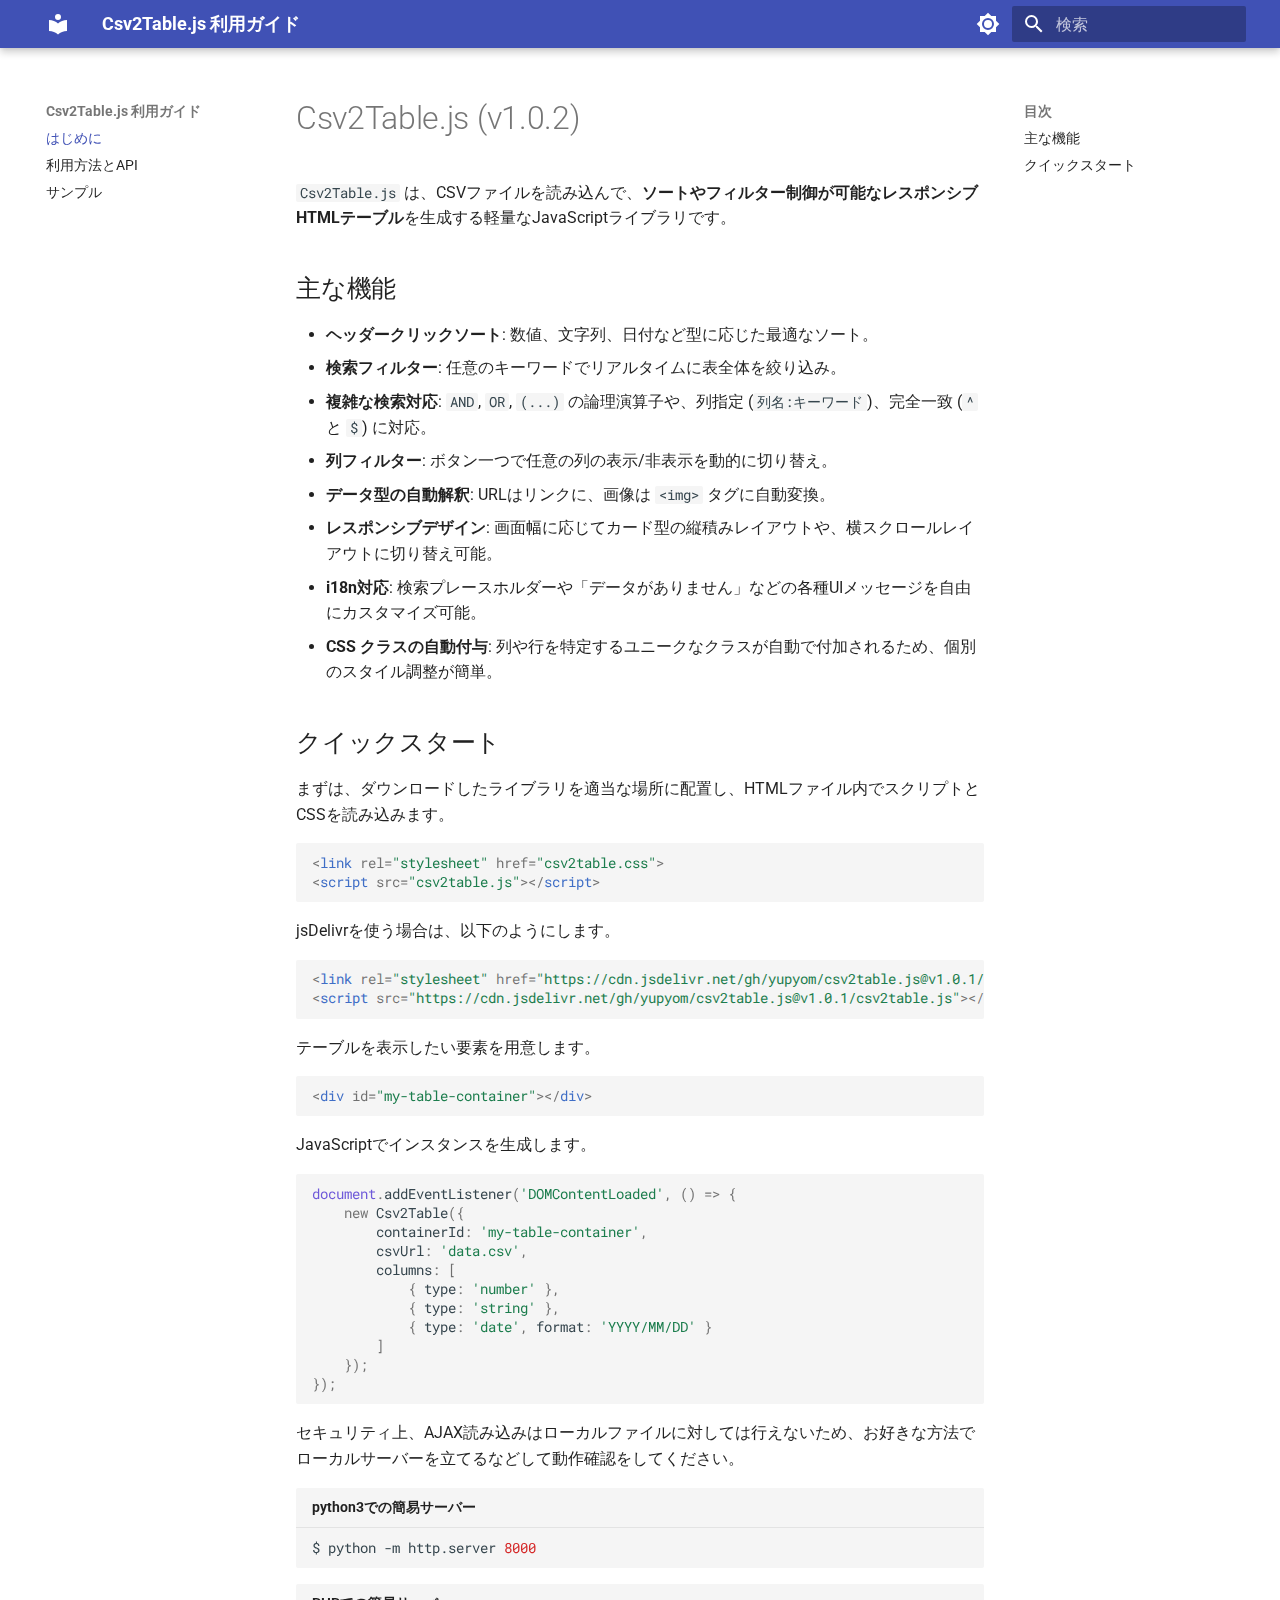
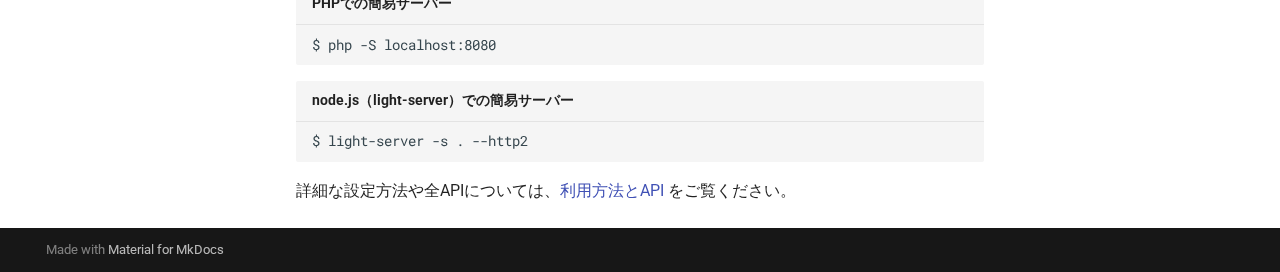
<file: docs/index.html>
<!doctype html>
<html lang="ja" class="no-js">
  <head>
    
      <meta charset="utf-8">
      <meta name="viewport" content="width=device-width,initial-scale=1">
      
        <meta name="description" content="CSVファイルを読み込んでソートやフィルター制御ができるHTMLテーブルを生成するライブラリ">
      
      
        <meta name="author" content="Csv2Table Developer">
      
      
      
      
        <link rel="next" href="guide/">
      
      
        
      
      
      <link rel="icon" href="assets/images/favicon.png">
      <meta name="generator" content="mkdocs-1.6.1, mkdocs-material-9.7.2">
    
    
      
        <title>Csv2Table.js 利用ガイド</title>
      
    
    
      <link rel="stylesheet" href="assets/stylesheets/main.484c7ddc.min.css">
      
        
        <link rel="stylesheet" href="assets/stylesheets/palette.ab4e12ef.min.css">
      
      


    
    
      
    
    
      
        
        
        <link rel="preconnect" href="https://fonts.gstatic.com" crossorigin>
        <link rel="stylesheet" href="https://fonts.googleapis.com/css?family=Roboto:300,300i,400,400i,700,700i%7CRoboto+Mono:400,400i,700,700i&display=fallback">
        <style>:root{--md-text-font:"Roboto";--md-code-font:"Roboto Mono"}</style>
      
    
    
    <script>__md_scope=new URL(".",location),__md_hash=e=>[...e].reduce(((e,_)=>(e<<5)-e+_.charCodeAt(0)),0),__md_get=(e,_=localStorage,t=__md_scope)=>JSON.parse(_.getItem(t.pathname+"."+e)),__md_set=(e,_,t=localStorage,a=__md_scope)=>{try{t.setItem(a.pathname+"."+e,JSON.stringify(_))}catch(e){}}</script>
    
      

    
    
  </head>
  
  
    
    
      
    
    
    
    
    <body dir="ltr" data-md-color-scheme="default" data-md-color-primary="indigo" data-md-color-accent="indigo">
  
    
    <input class="md-toggle" data-md-toggle="drawer" type="checkbox" id="__drawer" autocomplete="off">
    <input class="md-toggle" data-md-toggle="search" type="checkbox" id="__search" autocomplete="off">
    <label class="md-overlay" for="__drawer"></label>
    <div data-md-component="skip">
      
        
        <a href="#csv2tablejs-v102" class="md-skip">
          コンテンツにスキップ
        </a>
      
    </div>
    <div data-md-component="announce">
      
    </div>
    
    
      

  

<header class="md-header md-header--shadow" data-md-component="header">
  <nav class="md-header__inner md-grid" aria-label="ヘッダー">
    <a href="." title="Csv2Table.js 利用ガイド" class="md-header__button md-logo" aria-label="Csv2Table.js 利用ガイド" data-md-component="logo">
      
  
  <svg xmlns="http://www.w3.org/2000/svg" viewBox="0 0 24 24"><path d="M12 8a3 3 0 0 0 3-3 3 3 0 0 0-3-3 3 3 0 0 0-3 3 3 3 0 0 0 3 3m0 3.54C9.64 9.35 6.5 8 3 8v11c3.5 0 6.64 1.35 9 3.54 2.36-2.19 5.5-3.54 9-3.54V8c-3.5 0-6.64 1.35-9 3.54"/></svg>

    </a>
    <label class="md-header__button md-icon" for="__drawer">
      
      <svg xmlns="http://www.w3.org/2000/svg" viewBox="0 0 24 24"><path d="M3 6h18v2H3zm0 5h18v2H3zm0 5h18v2H3z"/></svg>
    </label>
    <div class="md-header__title" data-md-component="header-title">
      <div class="md-header__ellipsis">
        <div class="md-header__topic">
          <span class="md-ellipsis">
            Csv2Table.js 利用ガイド
          </span>
        </div>
        <div class="md-header__topic" data-md-component="header-topic">
          <span class="md-ellipsis">
            
              はじめに
            
          </span>
        </div>
      </div>
    </div>
    
      
        <form class="md-header__option" data-md-component="palette">
  
    
    
    
    <input class="md-option" data-md-color-media="" data-md-color-scheme="default" data-md-color-primary="indigo" data-md-color-accent="indigo"  aria-label="Switch to dark mode"  type="radio" name="__palette" id="__palette_0">
    
      <label class="md-header__button md-icon" title="Switch to dark mode" for="__palette_1" hidden>
        <svg xmlns="http://www.w3.org/2000/svg" viewBox="0 0 24 24"><path d="M12 8a4 4 0 0 0-4 4 4 4 0 0 0 4 4 4 4 0 0 0 4-4 4 4 0 0 0-4-4m0 10a6 6 0 0 1-6-6 6 6 0 0 1 6-6 6 6 0 0 1 6 6 6 6 0 0 1-6 6m8-9.31V4h-4.69L12 .69 8.69 4H4v4.69L.69 12 4 15.31V20h4.69L12 23.31 15.31 20H20v-4.69L23.31 12z"/></svg>
      </label>
    
  
    
    
    
    <input class="md-option" data-md-color-media="" data-md-color-scheme="slate" data-md-color-primary="indigo" data-md-color-accent="indigo"  aria-label="Switch to light mode"  type="radio" name="__palette" id="__palette_1">
    
      <label class="md-header__button md-icon" title="Switch to light mode" for="__palette_0" hidden>
        <svg xmlns="http://www.w3.org/2000/svg" viewBox="0 0 24 24"><path d="M12 18c-.89 0-1.74-.2-2.5-.55C11.56 16.5 13 14.42 13 12s-1.44-4.5-3.5-5.45C10.26 6.2 11.11 6 12 6a6 6 0 0 1 6 6 6 6 0 0 1-6 6m8-9.31V4h-4.69L12 .69 8.69 4H4v4.69L.69 12 4 15.31V20h4.69L12 23.31 15.31 20H20v-4.69L23.31 12z"/></svg>
      </label>
    
  
</form>
      
    
    
      <script>var palette=__md_get("__palette");if(palette&&palette.color){if("(prefers-color-scheme)"===palette.color.media){var media=matchMedia("(prefers-color-scheme: light)"),input=document.querySelector(media.matches?"[data-md-color-media='(prefers-color-scheme: light)']":"[data-md-color-media='(prefers-color-scheme: dark)']");palette.color.media=input.getAttribute("data-md-color-media"),palette.color.scheme=input.getAttribute("data-md-color-scheme"),palette.color.primary=input.getAttribute("data-md-color-primary"),palette.color.accent=input.getAttribute("data-md-color-accent")}for(var[key,value]of Object.entries(palette.color))document.body.setAttribute("data-md-color-"+key,value)}</script>
    
    
    
      
      
        <label class="md-header__button md-icon" for="__search">
          
          <svg xmlns="http://www.w3.org/2000/svg" viewBox="0 0 24 24"><path d="M9.5 3A6.5 6.5 0 0 1 16 9.5c0 1.61-.59 3.09-1.56 4.23l.27.27h.79l5 5-1.5 1.5-5-5v-.79l-.27-.27A6.52 6.52 0 0 1 9.5 16 6.5 6.5 0 0 1 3 9.5 6.5 6.5 0 0 1 9.5 3m0 2C7 5 5 7 5 9.5S7 14 9.5 14 14 12 14 9.5 12 5 9.5 5"/></svg>
        </label>
        <div class="md-search" data-md-component="search" role="dialog">
  <label class="md-search__overlay" for="__search"></label>
  <div class="md-search__inner" role="search">
    <form class="md-search__form" name="search">
      <input type="text" class="md-search__input" name="query" aria-label="検索" placeholder="検索" autocapitalize="off" autocorrect="off" autocomplete="off" spellcheck="false" data-md-component="search-query" required>
      <label class="md-search__icon md-icon" for="__search">
        
        <svg xmlns="http://www.w3.org/2000/svg" viewBox="0 0 24 24"><path d="M9.5 3A6.5 6.5 0 0 1 16 9.5c0 1.61-.59 3.09-1.56 4.23l.27.27h.79l5 5-1.5 1.5-5-5v-.79l-.27-.27A6.52 6.52 0 0 1 9.5 16 6.5 6.5 0 0 1 3 9.5 6.5 6.5 0 0 1 9.5 3m0 2C7 5 5 7 5 9.5S7 14 9.5 14 14 12 14 9.5 12 5 9.5 5"/></svg>
        
        <svg xmlns="http://www.w3.org/2000/svg" viewBox="0 0 24 24"><path d="M20 11v2H8l5.5 5.5-1.42 1.42L4.16 12l7.92-7.92L13.5 5.5 8 11z"/></svg>
      </label>
      <nav class="md-search__options" aria-label="検索">
        
        <button type="reset" class="md-search__icon md-icon" title="クリア" aria-label="クリア" tabindex="-1">
          
          <svg xmlns="http://www.w3.org/2000/svg" viewBox="0 0 24 24"><path d="M19 6.41 17.59 5 12 10.59 6.41 5 5 6.41 10.59 12 5 17.59 6.41 19 12 13.41 17.59 19 19 17.59 13.41 12z"/></svg>
        </button>
      </nav>
      
        <div class="md-search__suggest" data-md-component="search-suggest"></div>
      
    </form>
    <div class="md-search__output">
      <div class="md-search__scrollwrap" tabindex="0" data-md-scrollfix>
        <div class="md-search-result" data-md-component="search-result">
          <div class="md-search-result__meta">
            検索を初期化
          </div>
          <ol class="md-search-result__list" role="presentation"></ol>
        </div>
      </div>
    </div>
  </div>
</div>
      
    
    
  </nav>
  
</header>
    
    <div class="md-container" data-md-component="container">
      
      
        
          
        
      
      <main class="md-main" data-md-component="main">
        <div class="md-main__inner md-grid">
          
            
              
              <div class="md-sidebar md-sidebar--primary" data-md-component="sidebar" data-md-type="navigation" >
                <div class="md-sidebar__scrollwrap">
                  <div class="md-sidebar__inner">
                    



<nav class="md-nav md-nav--primary" aria-label="ナビゲーション" data-md-level="0">
  <label class="md-nav__title" for="__drawer">
    <a href="." title="Csv2Table.js 利用ガイド" class="md-nav__button md-logo" aria-label="Csv2Table.js 利用ガイド" data-md-component="logo">
      
  
  <svg xmlns="http://www.w3.org/2000/svg" viewBox="0 0 24 24"><path d="M12 8a3 3 0 0 0 3-3 3 3 0 0 0-3-3 3 3 0 0 0-3 3 3 3 0 0 0 3 3m0 3.54C9.64 9.35 6.5 8 3 8v11c3.5 0 6.64 1.35 9 3.54 2.36-2.19 5.5-3.54 9-3.54V8c-3.5 0-6.64 1.35-9 3.54"/></svg>

    </a>
    Csv2Table.js 利用ガイド
  </label>
  
  <ul class="md-nav__list" data-md-scrollfix>
    
      
      
  
  
    
  
  
  
    <li class="md-nav__item md-nav__item--active">
      
      <input class="md-nav__toggle md-toggle" type="checkbox" id="__toc">
      
      
        
      
      
        <label class="md-nav__link md-nav__link--active" for="__toc">
          
  
  
  <span class="md-ellipsis">
    
  
    はじめに
  

    
  </span>
  
  

          <span class="md-nav__icon md-icon"></span>
        </label>
      
      <a href="." class="md-nav__link md-nav__link--active">
        
  
  
  <span class="md-ellipsis">
    
  
    はじめに
  

    
  </span>
  
  

      </a>
      
        

<nav class="md-nav md-nav--secondary" aria-label="目次">
  
  
  
    
  
  
    <label class="md-nav__title" for="__toc">
      <span class="md-nav__icon md-icon"></span>
      目次
    </label>
    <ul class="md-nav__list" data-md-component="toc" data-md-scrollfix>
      
        <li class="md-nav__item">
  <a href="#_1" class="md-nav__link">
    <span class="md-ellipsis">
      
        主な機能
      
    </span>
  </a>
  
</li>
      
        <li class="md-nav__item">
  <a href="#_2" class="md-nav__link">
    <span class="md-ellipsis">
      
        クイックスタート
      
    </span>
  </a>
  
</li>
      
    </ul>
  
</nav>
      
    </li>
  

    
      
      
  
  
  
  
    <li class="md-nav__item">
      <a href="guide/" class="md-nav__link">
        
  
  
  <span class="md-ellipsis">
    
  
    利用方法とAPI
  

    
  </span>
  
  

      </a>
    </li>
  

    
      
      
  
  
  
  
    <li class="md-nav__item">
      <a href="samples/" class="md-nav__link">
        
  
  
  <span class="md-ellipsis">
    
  
    サンプル
  

    
  </span>
  
  

      </a>
    </li>
  

    
  </ul>
</nav>
                  </div>
                </div>
              </div>
            
            
              
              <div class="md-sidebar md-sidebar--secondary" data-md-component="sidebar" data-md-type="toc" >
                <div class="md-sidebar__scrollwrap">
                  <div class="md-sidebar__inner">
                    

<nav class="md-nav md-nav--secondary" aria-label="目次">
  
  
  
    
  
  
    <label class="md-nav__title" for="__toc">
      <span class="md-nav__icon md-icon"></span>
      目次
    </label>
    <ul class="md-nav__list" data-md-component="toc" data-md-scrollfix>
      
        <li class="md-nav__item">
  <a href="#_1" class="md-nav__link">
    <span class="md-ellipsis">
      
        主な機能
      
    </span>
  </a>
  
</li>
      
        <li class="md-nav__item">
  <a href="#_2" class="md-nav__link">
    <span class="md-ellipsis">
      
        クイックスタート
      
    </span>
  </a>
  
</li>
      
    </ul>
  
</nav>
                  </div>
                </div>
              </div>
            
          
          
            <div class="md-content" data-md-component="content">
              
              <article class="md-content__inner md-typeset">
                
                  



<h1 id="csv2tablejs-v102">Csv2Table.js (v1.0.2)</h1>
<p><code>Csv2Table.js</code> は、CSVファイルを読み込んで、<strong>ソートやフィルター制御が可能なレスポンシブHTMLテーブル</strong>を生成する軽量なJavaScriptライブラリです。</p>
<h2 id="_1">主な機能</h2>
<ul>
<li><strong>ヘッダークリックソート</strong>: 数値、文字列、日付など型に応じた最適なソート。</li>
<li><strong>検索フィルター</strong>: 任意のキーワードでリアルタイムに表全体を絞り込み。</li>
<li><strong>複雑な検索対応</strong>: <code>AND</code>, <code>OR</code>, <code>(...)</code> の論理演算子や、列指定 (<code>列名:キーワード</code>)、完全一致 (<code>^</code> と <code>$</code>) に対応。</li>
<li><strong>列フィルター</strong>: ボタン一つで任意の列の表示/非表示を動的に切り替え。</li>
<li><strong>データ型の自動解釈</strong>: URLはリンクに、画像は <code>&lt;img&gt;</code> タグに自動変換。</li>
<li><strong>レスポンシブデザイン</strong>: 画面幅に応じてカード型の縦積みレイアウトや、横スクロールレイアウトに切り替え可能。</li>
<li><strong>i18n対応</strong>: 検索プレースホルダーや「データがありません」などの各種UIメッセージを自由にカスタマイズ可能。</li>
<li><strong>CSS クラスの自動付与</strong>: 列や行を特定するユニークなクラスが自動で付加されるため、個別のスタイル調整が簡単。</li>
</ul>
<h2 id="_2">クイックスタート</h2>
<p>まずは、ダウンロードしたライブラリを適当な場所に配置し、HTMLファイル内でスクリプトとCSSを読み込みます。</p>
<div class="highlight"><pre><span></span><code><a id="__codelineno-0-1" name="__codelineno-0-1" href="#__codelineno-0-1"></a><span class="p">&lt;</span><span class="nt">link</span> <span class="na">rel</span><span class="o">=</span><span class="s">&quot;stylesheet&quot;</span> <span class="na">href</span><span class="o">=</span><span class="s">&quot;csv2table.css&quot;</span><span class="p">&gt;</span>
<a id="__codelineno-0-2" name="__codelineno-0-2" href="#__codelineno-0-2"></a><span class="p">&lt;</span><span class="nt">script</span> <span class="na">src</span><span class="o">=</span><span class="s">&quot;csv2table.js&quot;</span><span class="p">&gt;&lt;/</span><span class="nt">script</span><span class="p">&gt;</span>
</code></pre></div>
<p>jsDelivrを使う場合は、以下のようにします。</p>
<div class="highlight"><pre><span></span><code><a id="__codelineno-1-1" name="__codelineno-1-1" href="#__codelineno-1-1"></a><span class="p">&lt;</span><span class="nt">link</span> <span class="na">rel</span><span class="o">=</span><span class="s">&quot;stylesheet&quot;</span> <span class="na">href</span><span class="o">=</span><span class="s">&quot;https://cdn.jsdelivr.net/gh/yupyom/csv2table.js@v1.0.1/csv2table.css&quot;</span><span class="p">&gt;</span>
<a id="__codelineno-1-2" name="__codelineno-1-2" href="#__codelineno-1-2"></a><span class="p">&lt;</span><span class="nt">script</span> <span class="na">src</span><span class="o">=</span><span class="s">&quot;https://cdn.jsdelivr.net/gh/yupyom/csv2table.js@v1.0.1/csv2table.js&quot;</span><span class="p">&gt;&lt;/</span><span class="nt">script</span><span class="p">&gt;</span>
</code></pre></div>
<p>テーブルを表示したい要素を用意します。</p>
<div class="highlight"><pre><span></span><code><a id="__codelineno-2-1" name="__codelineno-2-1" href="#__codelineno-2-1"></a><span class="p">&lt;</span><span class="nt">div</span> <span class="na">id</span><span class="o">=</span><span class="s">&quot;my-table-container&quot;</span><span class="p">&gt;&lt;/</span><span class="nt">div</span><span class="p">&gt;</span>
</code></pre></div>
<p>JavaScriptでインスタンスを生成します。</p>
<div class="highlight"><pre><span></span><code><a id="__codelineno-3-1" name="__codelineno-3-1" href="#__codelineno-3-1"></a><span class="nb">document</span><span class="p">.</span><span class="nx">addEventListener</span><span class="p">(</span><span class="s1">&#39;DOMContentLoaded&#39;</span><span class="p">,</span><span class="w"> </span><span class="p">()</span><span class="w"> </span><span class="p">=&gt;</span><span class="w"> </span><span class="p">{</span>
<a id="__codelineno-3-2" name="__codelineno-3-2" href="#__codelineno-3-2"></a><span class="w">    </span><span class="ow">new</span><span class="w"> </span><span class="nx">Csv2Table</span><span class="p">({</span>
<a id="__codelineno-3-3" name="__codelineno-3-3" href="#__codelineno-3-3"></a><span class="w">        </span><span class="nx">containerId</span><span class="o">:</span><span class="w"> </span><span class="s1">&#39;my-table-container&#39;</span><span class="p">,</span>
<a id="__codelineno-3-4" name="__codelineno-3-4" href="#__codelineno-3-4"></a><span class="w">        </span><span class="nx">csvUrl</span><span class="o">:</span><span class="w"> </span><span class="s1">&#39;data.csv&#39;</span><span class="p">,</span>
<a id="__codelineno-3-5" name="__codelineno-3-5" href="#__codelineno-3-5"></a><span class="w">        </span><span class="nx">columns</span><span class="o">:</span><span class="w"> </span><span class="p">[</span>
<a id="__codelineno-3-6" name="__codelineno-3-6" href="#__codelineno-3-6"></a><span class="w">            </span><span class="p">{</span><span class="w"> </span><span class="nx">type</span><span class="o">:</span><span class="w"> </span><span class="s1">&#39;number&#39;</span><span class="w"> </span><span class="p">},</span>
<a id="__codelineno-3-7" name="__codelineno-3-7" href="#__codelineno-3-7"></a><span class="w">            </span><span class="p">{</span><span class="w"> </span><span class="nx">type</span><span class="o">:</span><span class="w"> </span><span class="s1">&#39;string&#39;</span><span class="w"> </span><span class="p">},</span>
<a id="__codelineno-3-8" name="__codelineno-3-8" href="#__codelineno-3-8"></a><span class="w">            </span><span class="p">{</span><span class="w"> </span><span class="nx">type</span><span class="o">:</span><span class="w"> </span><span class="s1">&#39;date&#39;</span><span class="p">,</span><span class="w"> </span><span class="nx">format</span><span class="o">:</span><span class="w"> </span><span class="s1">&#39;YYYY/MM/DD&#39;</span><span class="w"> </span><span class="p">}</span>
<a id="__codelineno-3-9" name="__codelineno-3-9" href="#__codelineno-3-9"></a><span class="w">        </span><span class="p">]</span>
<a id="__codelineno-3-10" name="__codelineno-3-10" href="#__codelineno-3-10"></a><span class="w">    </span><span class="p">});</span>
<a id="__codelineno-3-11" name="__codelineno-3-11" href="#__codelineno-3-11"></a><span class="p">});</span>
</code></pre></div>
<p>セキュリティ上、AJAX読み込みはローカルファイルに対しては行えないため、お好きな方法でローカルサーバーを立てるなどして動作確認をしてください。</p>
<div class="highlight"><span class="filename">python3での簡易サーバー</span><pre><span></span><code><a id="__codelineno-4-1" name="__codelineno-4-1" href="#__codelineno-4-1"></a>$<span class="w"> </span>python<span class="w"> </span>-m<span class="w"> </span>http.server<span class="w"> </span><span class="m">8000</span>
</code></pre></div>
<div class="highlight"><span class="filename">PHPでの簡易サーバー</span><pre><span></span><code><a id="__codelineno-5-1" name="__codelineno-5-1" href="#__codelineno-5-1"></a>$<span class="w"> </span>php<span class="w"> </span>-S<span class="w"> </span>localhost:8080
</code></pre></div>
<div class="highlight"><span class="filename">node.js（light-server）での簡易サーバー</span><pre><span></span><code><a id="__codelineno-6-1" name="__codelineno-6-1" href="#__codelineno-6-1"></a>$<span class="w"> </span>light-server<span class="w"> </span>-s<span class="w"> </span>.<span class="w"> </span>--http2
</code></pre></div>
<p>詳細な設定方法や全APIについては、<a href="guide/">利用方法とAPI</a> をご覧ください。</p>












                
              </article>
            </div>
          
          
<script>var target=document.getElementById(location.hash.slice(1));target&&target.name&&(target.checked=target.name.startsWith("__tabbed_"))</script>
        </div>
        
          <button type="button" class="md-top md-icon" data-md-component="top" hidden>
  
  <svg xmlns="http://www.w3.org/2000/svg" viewBox="0 0 24 24"><path d="M13 20h-2V8l-5.5 5.5-1.42-1.42L12 4.16l7.92 7.92-1.42 1.42L13 8z"/></svg>
  ページトップへ戻る
</button>
        
      </main>
      
        <footer class="md-footer">
  
  <div class="md-footer-meta md-typeset">
    <div class="md-footer-meta__inner md-grid">
      <div class="md-copyright">
  
  
    Made with
    <a href="https://squidfunk.github.io/mkdocs-material/" target="_blank" rel="noopener">
      Material for MkDocs
    </a>
  
</div>
      
    </div>
  </div>
</footer>
      
    </div>
    <div class="md-dialog" data-md-component="dialog">
      <div class="md-dialog__inner md-typeset"></div>
    </div>
    
    
    
      
      
      <script id="__config" type="application/json">{"annotate": null, "base": ".", "features": ["navigation.sections", "navigation.indexes", "navigation.top", "search.suggest", "search.highlight"], "search": "assets/javascripts/workers/search.2c215733.min.js", "tags": null, "translations": {"clipboard.copied": "\u30b3\u30d4\u30fc\u3057\u307e\u3057\u305f", "clipboard.copy": "\u30af\u30ea\u30c3\u30d7\u30dc\u30fc\u30c9\u3078\u30b3\u30d4\u30fc", "search.result.more.one": "\u3053\u306e\u30da\u30fc\u30b8\u5185\u306b\u3082\u30461\u4ef6\u898b\u3064\u304b\u308a\u307e\u3057\u305f", "search.result.more.other": "\u3053\u306e\u30da\u30fc\u30b8\u5185\u306b\u3042\u3068#\u4ef6\u898b\u3064\u304b\u308a\u307e\u3057\u305f", "search.result.none": "\u4f55\u3082\u898b\u3064\u304b\u308a\u307e\u305b\u3093\u3067\u3057\u305f", "search.result.one": "1\u4ef6\u898b\u3064\u304b\u308a\u307e\u3057\u305f", "search.result.other": "#\u4ef6\u898b\u3064\u304b\u308a\u307e\u3057\u305f", "search.result.placeholder": "\u691c\u7d22\u30ad\u30fc\u30ef\u30fc\u30c9\u3092\u5165\u529b\u3057\u3066\u304f\u3060\u3055\u3044", "search.result.term.missing": "\u691c\u7d22\u306b\u542b\u307e\u308c\u306a\u3044", "select.version": "\u30d0\u30fc\u30b8\u30e7\u30f3\u5207\u308a\u66ff\u3048"}, "version": null}</script>
    
    
      <script src="assets/javascripts/bundle.79ae519e.min.js"></script>
      
    
  </body>
</html>
</file>
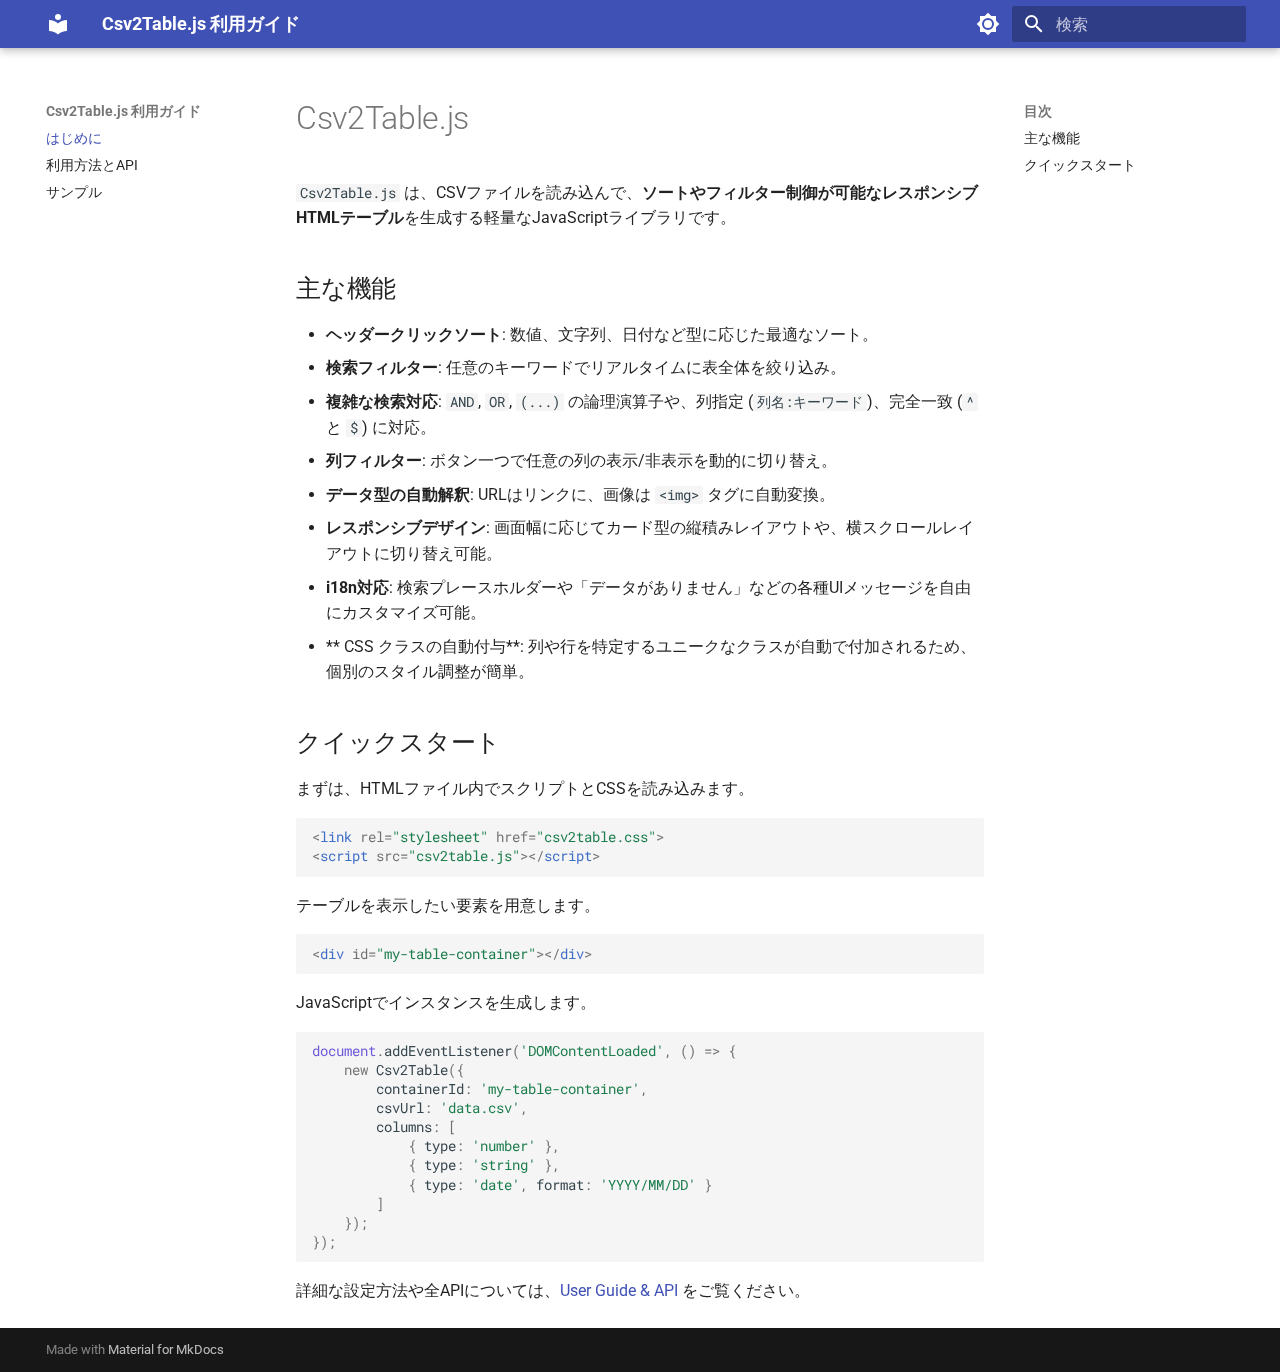
<file: site/index.html>
<!doctype html>
<html lang="ja" class="no-js">
  <head>
    
      <meta charset="utf-8">
      <meta name="viewport" content="width=device-width,initial-scale=1">
      
        <meta name="description" content="CSVファイルを読み込んでソートやフィルター制御ができるHTMLテーブルを生成するライブラリ">
      
      
        <meta name="author" content="Csv2Table Developer">
      
      
      
      
        <link rel="next" href="guide/">
      
      
        
      
      
      <link rel="icon" href="assets/images/favicon.png">
      <meta name="generator" content="mkdocs-1.6.1, mkdocs-material-9.7.2">
    
    
      
        <title>Csv2Table.js 利用ガイド</title>
      
    
    
      <link rel="stylesheet" href="assets/stylesheets/main.484c7ddc.min.css">
      
        
        <link rel="stylesheet" href="assets/stylesheets/palette.ab4e12ef.min.css">
      
      


    
    
      
    
    
      
        
        
        <link rel="preconnect" href="https://fonts.gstatic.com" crossorigin>
        <link rel="stylesheet" href="https://fonts.googleapis.com/css?family=Roboto:300,300i,400,400i,700,700i%7CRoboto+Mono:400,400i,700,700i&display=fallback">
        <style>:root{--md-text-font:"Roboto";--md-code-font:"Roboto Mono"}</style>
      
    
    
    <script>__md_scope=new URL(".",location),__md_hash=e=>[...e].reduce(((e,_)=>(e<<5)-e+_.charCodeAt(0)),0),__md_get=(e,_=localStorage,t=__md_scope)=>JSON.parse(_.getItem(t.pathname+"."+e)),__md_set=(e,_,t=localStorage,a=__md_scope)=>{try{t.setItem(a.pathname+"."+e,JSON.stringify(_))}catch(e){}}</script>
    
      

    
    
  </head>
  
  
    
    
      
    
    
    
    
    <body dir="ltr" data-md-color-scheme="default" data-md-color-primary="indigo" data-md-color-accent="indigo">
  
    
    <input class="md-toggle" data-md-toggle="drawer" type="checkbox" id="__drawer" autocomplete="off">
    <input class="md-toggle" data-md-toggle="search" type="checkbox" id="__search" autocomplete="off">
    <label class="md-overlay" for="__drawer"></label>
    <div data-md-component="skip">
      
        
        <a href="#csv2tablejs" class="md-skip">
          コンテンツにスキップ
        </a>
      
    </div>
    <div data-md-component="announce">
      
    </div>
    
    
      

  

<header class="md-header md-header--shadow" data-md-component="header">
  <nav class="md-header__inner md-grid" aria-label="ヘッダー">
    <a href="." title="Csv2Table.js 利用ガイド" class="md-header__button md-logo" aria-label="Csv2Table.js 利用ガイド" data-md-component="logo">
      
  
  <svg xmlns="http://www.w3.org/2000/svg" viewBox="0 0 24 24"><path d="M12 8a3 3 0 0 0 3-3 3 3 0 0 0-3-3 3 3 0 0 0-3 3 3 3 0 0 0 3 3m0 3.54C9.64 9.35 6.5 8 3 8v11c3.5 0 6.64 1.35 9 3.54 2.36-2.19 5.5-3.54 9-3.54V8c-3.5 0-6.64 1.35-9 3.54"/></svg>

    </a>
    <label class="md-header__button md-icon" for="__drawer">
      
      <svg xmlns="http://www.w3.org/2000/svg" viewBox="0 0 24 24"><path d="M3 6h18v2H3zm0 5h18v2H3zm0 5h18v2H3z"/></svg>
    </label>
    <div class="md-header__title" data-md-component="header-title">
      <div class="md-header__ellipsis">
        <div class="md-header__topic">
          <span class="md-ellipsis">
            Csv2Table.js 利用ガイド
          </span>
        </div>
        <div class="md-header__topic" data-md-component="header-topic">
          <span class="md-ellipsis">
            
              はじめに
            
          </span>
        </div>
      </div>
    </div>
    
      
        <form class="md-header__option" data-md-component="palette">
  
    
    
    
    <input class="md-option" data-md-color-media="" data-md-color-scheme="default" data-md-color-primary="indigo" data-md-color-accent="indigo"  aria-label="Switch to dark mode"  type="radio" name="__palette" id="__palette_0">
    
      <label class="md-header__button md-icon" title="Switch to dark mode" for="__palette_1" hidden>
        <svg xmlns="http://www.w3.org/2000/svg" viewBox="0 0 24 24"><path d="M12 8a4 4 0 0 0-4 4 4 4 0 0 0 4 4 4 4 0 0 0 4-4 4 4 0 0 0-4-4m0 10a6 6 0 0 1-6-6 6 6 0 0 1 6-6 6 6 0 0 1 6 6 6 6 0 0 1-6 6m8-9.31V4h-4.69L12 .69 8.69 4H4v4.69L.69 12 4 15.31V20h4.69L12 23.31 15.31 20H20v-4.69L23.31 12z"/></svg>
      </label>
    
  
    
    
    
    <input class="md-option" data-md-color-media="" data-md-color-scheme="slate" data-md-color-primary="indigo" data-md-color-accent="indigo"  aria-label="Switch to light mode"  type="radio" name="__palette" id="__palette_1">
    
      <label class="md-header__button md-icon" title="Switch to light mode" for="__palette_0" hidden>
        <svg xmlns="http://www.w3.org/2000/svg" viewBox="0 0 24 24"><path d="M12 18c-.89 0-1.74-.2-2.5-.55C11.56 16.5 13 14.42 13 12s-1.44-4.5-3.5-5.45C10.26 6.2 11.11 6 12 6a6 6 0 0 1 6 6 6 6 0 0 1-6 6m8-9.31V4h-4.69L12 .69 8.69 4H4v4.69L.69 12 4 15.31V20h4.69L12 23.31 15.31 20H20v-4.69L23.31 12z"/></svg>
      </label>
    
  
</form>
      
    
    
      <script>var palette=__md_get("__palette");if(palette&&palette.color){if("(prefers-color-scheme)"===palette.color.media){var media=matchMedia("(prefers-color-scheme: light)"),input=document.querySelector(media.matches?"[data-md-color-media='(prefers-color-scheme: light)']":"[data-md-color-media='(prefers-color-scheme: dark)']");palette.color.media=input.getAttribute("data-md-color-media"),palette.color.scheme=input.getAttribute("data-md-color-scheme"),palette.color.primary=input.getAttribute("data-md-color-primary"),palette.color.accent=input.getAttribute("data-md-color-accent")}for(var[key,value]of Object.entries(palette.color))document.body.setAttribute("data-md-color-"+key,value)}</script>
    
    
    
      
      
        <label class="md-header__button md-icon" for="__search">
          
          <svg xmlns="http://www.w3.org/2000/svg" viewBox="0 0 24 24"><path d="M9.5 3A6.5 6.5 0 0 1 16 9.5c0 1.61-.59 3.09-1.56 4.23l.27.27h.79l5 5-1.5 1.5-5-5v-.79l-.27-.27A6.52 6.52 0 0 1 9.5 16 6.5 6.5 0 0 1 3 9.5 6.5 6.5 0 0 1 9.5 3m0 2C7 5 5 7 5 9.5S7 14 9.5 14 14 12 14 9.5 12 5 9.5 5"/></svg>
        </label>
        <div class="md-search" data-md-component="search" role="dialog">
  <label class="md-search__overlay" for="__search"></label>
  <div class="md-search__inner" role="search">
    <form class="md-search__form" name="search">
      <input type="text" class="md-search__input" name="query" aria-label="検索" placeholder="検索" autocapitalize="off" autocorrect="off" autocomplete="off" spellcheck="false" data-md-component="search-query" required>
      <label class="md-search__icon md-icon" for="__search">
        
        <svg xmlns="http://www.w3.org/2000/svg" viewBox="0 0 24 24"><path d="M9.5 3A6.5 6.5 0 0 1 16 9.5c0 1.61-.59 3.09-1.56 4.23l.27.27h.79l5 5-1.5 1.5-5-5v-.79l-.27-.27A6.52 6.52 0 0 1 9.5 16 6.5 6.5 0 0 1 3 9.5 6.5 6.5 0 0 1 9.5 3m0 2C7 5 5 7 5 9.5S7 14 9.5 14 14 12 14 9.5 12 5 9.5 5"/></svg>
        
        <svg xmlns="http://www.w3.org/2000/svg" viewBox="0 0 24 24"><path d="M20 11v2H8l5.5 5.5-1.42 1.42L4.16 12l7.92-7.92L13.5 5.5 8 11z"/></svg>
      </label>
      <nav class="md-search__options" aria-label="検索">
        
        <button type="reset" class="md-search__icon md-icon" title="クリア" aria-label="クリア" tabindex="-1">
          
          <svg xmlns="http://www.w3.org/2000/svg" viewBox="0 0 24 24"><path d="M19 6.41 17.59 5 12 10.59 6.41 5 5 6.41 10.59 12 5 17.59 6.41 19 12 13.41 17.59 19 19 17.59 13.41 12z"/></svg>
        </button>
      </nav>
      
        <div class="md-search__suggest" data-md-component="search-suggest"></div>
      
    </form>
    <div class="md-search__output">
      <div class="md-search__scrollwrap" tabindex="0" data-md-scrollfix>
        <div class="md-search-result" data-md-component="search-result">
          <div class="md-search-result__meta">
            検索を初期化
          </div>
          <ol class="md-search-result__list" role="presentation"></ol>
        </div>
      </div>
    </div>
  </div>
</div>
      
    
    
  </nav>
  
</header>
    
    <div class="md-container" data-md-component="container">
      
      
        
          
        
      
      <main class="md-main" data-md-component="main">
        <div class="md-main__inner md-grid">
          
            
              
              <div class="md-sidebar md-sidebar--primary" data-md-component="sidebar" data-md-type="navigation" >
                <div class="md-sidebar__scrollwrap">
                  <div class="md-sidebar__inner">
                    



<nav class="md-nav md-nav--primary" aria-label="ナビゲーション" data-md-level="0">
  <label class="md-nav__title" for="__drawer">
    <a href="." title="Csv2Table.js 利用ガイド" class="md-nav__button md-logo" aria-label="Csv2Table.js 利用ガイド" data-md-component="logo">
      
  
  <svg xmlns="http://www.w3.org/2000/svg" viewBox="0 0 24 24"><path d="M12 8a3 3 0 0 0 3-3 3 3 0 0 0-3-3 3 3 0 0 0-3 3 3 3 0 0 0 3 3m0 3.54C9.64 9.35 6.5 8 3 8v11c3.5 0 6.64 1.35 9 3.54 2.36-2.19 5.5-3.54 9-3.54V8c-3.5 0-6.64 1.35-9 3.54"/></svg>

    </a>
    Csv2Table.js 利用ガイド
  </label>
  
  <ul class="md-nav__list" data-md-scrollfix>
    
      
      
  
  
    
  
  
  
    <li class="md-nav__item md-nav__item--active">
      
      <input class="md-nav__toggle md-toggle" type="checkbox" id="__toc">
      
      
        
      
      
        <label class="md-nav__link md-nav__link--active" for="__toc">
          
  
  
  <span class="md-ellipsis">
    
  
    はじめに
  

    
  </span>
  
  

          <span class="md-nav__icon md-icon"></span>
        </label>
      
      <a href="." class="md-nav__link md-nav__link--active">
        
  
  
  <span class="md-ellipsis">
    
  
    はじめに
  

    
  </span>
  
  

      </a>
      
        

<nav class="md-nav md-nav--secondary" aria-label="目次">
  
  
  
    
  
  
    <label class="md-nav__title" for="__toc">
      <span class="md-nav__icon md-icon"></span>
      目次
    </label>
    <ul class="md-nav__list" data-md-component="toc" data-md-scrollfix>
      
        <li class="md-nav__item">
  <a href="#_1" class="md-nav__link">
    <span class="md-ellipsis">
      
        主な機能
      
    </span>
  </a>
  
</li>
      
        <li class="md-nav__item">
  <a href="#_2" class="md-nav__link">
    <span class="md-ellipsis">
      
        クイックスタート
      
    </span>
  </a>
  
</li>
      
    </ul>
  
</nav>
      
    </li>
  

    
      
      
  
  
  
  
    <li class="md-nav__item">
      <a href="guide/" class="md-nav__link">
        
  
  
  <span class="md-ellipsis">
    
  
    利用方法とAPI
  

    
  </span>
  
  

      </a>
    </li>
  

    
      
      
  
  
  
  
    <li class="md-nav__item">
      <a href="samples/" class="md-nav__link">
        
  
  
  <span class="md-ellipsis">
    
  
    サンプル
  

    
  </span>
  
  

      </a>
    </li>
  

    
  </ul>
</nav>
                  </div>
                </div>
              </div>
            
            
              
              <div class="md-sidebar md-sidebar--secondary" data-md-component="sidebar" data-md-type="toc" >
                <div class="md-sidebar__scrollwrap">
                  <div class="md-sidebar__inner">
                    

<nav class="md-nav md-nav--secondary" aria-label="目次">
  
  
  
    
  
  
    <label class="md-nav__title" for="__toc">
      <span class="md-nav__icon md-icon"></span>
      目次
    </label>
    <ul class="md-nav__list" data-md-component="toc" data-md-scrollfix>
      
        <li class="md-nav__item">
  <a href="#_1" class="md-nav__link">
    <span class="md-ellipsis">
      
        主な機能
      
    </span>
  </a>
  
</li>
      
        <li class="md-nav__item">
  <a href="#_2" class="md-nav__link">
    <span class="md-ellipsis">
      
        クイックスタート
      
    </span>
  </a>
  
</li>
      
    </ul>
  
</nav>
                  </div>
                </div>
              </div>
            
          
          
            <div class="md-content" data-md-component="content">
              
              <article class="md-content__inner md-typeset">
                
                  



<h1 id="csv2tablejs">Csv2Table.js</h1>
<p><code>Csv2Table.js</code> は、CSVファイルを読み込んで、<strong>ソートやフィルター制御が可能なレスポンシブHTMLテーブル</strong>を生成する軽量なJavaScriptライブラリです。</p>
<h2 id="_1">主な機能</h2>
<ul>
<li><strong>ヘッダークリックソート</strong>: 数値、文字列、日付など型に応じた最適なソート。</li>
<li><strong>検索フィルター</strong>: 任意のキーワードでリアルタイムに表全体を絞り込み。</li>
<li><strong>複雑な検索対応</strong>: <code>AND</code>, <code>OR</code>, <code>(...)</code> の論理演算子や、列指定 (<code>列名:キーワード</code>)、完全一致 (<code>^</code> と <code>$</code>) に対応。</li>
<li><strong>列フィルター</strong>: ボタン一つで任意の列の表示/非表示を動的に切り替え。</li>
<li><strong>データ型の自動解釈</strong>: URLはリンクに、画像は <code>&lt;img&gt;</code> タグに自動変換。</li>
<li><strong>レスポンシブデザイン</strong>: 画面幅に応じてカード型の縦積みレイアウトや、横スクロールレイアウトに切り替え可能。</li>
<li><strong>i18n対応</strong>: 検索プレースホルダーや「データがありません」などの各種UIメッセージを自由にカスタマイズ可能。</li>
<li>** CSS クラスの自動付与**: 列や行を特定するユニークなクラスが自動で付加されるため、個別のスタイル調整が簡単。</li>
</ul>
<h2 id="_2">クイックスタート</h2>
<p>まずは、HTMLファイル内でスクリプトとCSSを読み込みます。</p>
<div class="highlight"><pre><span></span><code><a id="__codelineno-0-1" name="__codelineno-0-1" href="#__codelineno-0-1"></a><span class="p">&lt;</span><span class="nt">link</span> <span class="na">rel</span><span class="o">=</span><span class="s">&quot;stylesheet&quot;</span> <span class="na">href</span><span class="o">=</span><span class="s">&quot;csv2table.css&quot;</span><span class="p">&gt;</span>
<a id="__codelineno-0-2" name="__codelineno-0-2" href="#__codelineno-0-2"></a><span class="p">&lt;</span><span class="nt">script</span> <span class="na">src</span><span class="o">=</span><span class="s">&quot;csv2table.js&quot;</span><span class="p">&gt;&lt;/</span><span class="nt">script</span><span class="p">&gt;</span>
</code></pre></div>
<p>テーブルを表示したい要素を用意します。</p>
<div class="highlight"><pre><span></span><code><a id="__codelineno-1-1" name="__codelineno-1-1" href="#__codelineno-1-1"></a><span class="p">&lt;</span><span class="nt">div</span> <span class="na">id</span><span class="o">=</span><span class="s">&quot;my-table-container&quot;</span><span class="p">&gt;&lt;/</span><span class="nt">div</span><span class="p">&gt;</span>
</code></pre></div>
<p>JavaScriptでインスタンスを生成します。</p>
<div class="highlight"><pre><span></span><code><a id="__codelineno-2-1" name="__codelineno-2-1" href="#__codelineno-2-1"></a><span class="nb">document</span><span class="p">.</span><span class="nx">addEventListener</span><span class="p">(</span><span class="s1">&#39;DOMContentLoaded&#39;</span><span class="p">,</span><span class="w"> </span><span class="p">()</span><span class="w"> </span><span class="p">=&gt;</span><span class="w"> </span><span class="p">{</span>
<a id="__codelineno-2-2" name="__codelineno-2-2" href="#__codelineno-2-2"></a><span class="w">    </span><span class="ow">new</span><span class="w"> </span><span class="nx">Csv2Table</span><span class="p">({</span>
<a id="__codelineno-2-3" name="__codelineno-2-3" href="#__codelineno-2-3"></a><span class="w">        </span><span class="nx">containerId</span><span class="o">:</span><span class="w"> </span><span class="s1">&#39;my-table-container&#39;</span><span class="p">,</span>
<a id="__codelineno-2-4" name="__codelineno-2-4" href="#__codelineno-2-4"></a><span class="w">        </span><span class="nx">csvUrl</span><span class="o">:</span><span class="w"> </span><span class="s1">&#39;data.csv&#39;</span><span class="p">,</span>
<a id="__codelineno-2-5" name="__codelineno-2-5" href="#__codelineno-2-5"></a><span class="w">        </span><span class="nx">columns</span><span class="o">:</span><span class="w"> </span><span class="p">[</span>
<a id="__codelineno-2-6" name="__codelineno-2-6" href="#__codelineno-2-6"></a><span class="w">            </span><span class="p">{</span><span class="w"> </span><span class="nx">type</span><span class="o">:</span><span class="w"> </span><span class="s1">&#39;number&#39;</span><span class="w"> </span><span class="p">},</span>
<a id="__codelineno-2-7" name="__codelineno-2-7" href="#__codelineno-2-7"></a><span class="w">            </span><span class="p">{</span><span class="w"> </span><span class="nx">type</span><span class="o">:</span><span class="w"> </span><span class="s1">&#39;string&#39;</span><span class="w"> </span><span class="p">},</span>
<a id="__codelineno-2-8" name="__codelineno-2-8" href="#__codelineno-2-8"></a><span class="w">            </span><span class="p">{</span><span class="w"> </span><span class="nx">type</span><span class="o">:</span><span class="w"> </span><span class="s1">&#39;date&#39;</span><span class="p">,</span><span class="w"> </span><span class="nx">format</span><span class="o">:</span><span class="w"> </span><span class="s1">&#39;YYYY/MM/DD&#39;</span><span class="w"> </span><span class="p">}</span>
<a id="__codelineno-2-9" name="__codelineno-2-9" href="#__codelineno-2-9"></a><span class="w">        </span><span class="p">]</span>
<a id="__codelineno-2-10" name="__codelineno-2-10" href="#__codelineno-2-10"></a><span class="w">    </span><span class="p">});</span>
<a id="__codelineno-2-11" name="__codelineno-2-11" href="#__codelineno-2-11"></a><span class="p">});</span>
</code></pre></div>
<p>詳細な設定方法や全APIについては、<a href="guide/">User Guide &amp; API</a> をご覧ください。</p>












                
              </article>
            </div>
          
          
<script>var target=document.getElementById(location.hash.slice(1));target&&target.name&&(target.checked=target.name.startsWith("__tabbed_"))</script>
        </div>
        
          <button type="button" class="md-top md-icon" data-md-component="top" hidden>
  
  <svg xmlns="http://www.w3.org/2000/svg" viewBox="0 0 24 24"><path d="M13 20h-2V8l-5.5 5.5-1.42-1.42L12 4.16l7.92 7.92-1.42 1.42L13 8z"/></svg>
  ページトップへ戻る
</button>
        
      </main>
      
        <footer class="md-footer">
  
  <div class="md-footer-meta md-typeset">
    <div class="md-footer-meta__inner md-grid">
      <div class="md-copyright">
  
  
    Made with
    <a href="https://squidfunk.github.io/mkdocs-material/" target="_blank" rel="noopener">
      Material for MkDocs
    </a>
  
</div>
      
    </div>
  </div>
</footer>
      
    </div>
    <div class="md-dialog" data-md-component="dialog">
      <div class="md-dialog__inner md-typeset"></div>
    </div>
    
    
    
      
      
      <script id="__config" type="application/json">{"annotate": null, "base": ".", "features": ["navigation.sections", "navigation.indexes", "navigation.top", "search.suggest", "search.highlight"], "search": "assets/javascripts/workers/search.2c215733.min.js", "tags": null, "translations": {"clipboard.copied": "\u30b3\u30d4\u30fc\u3057\u307e\u3057\u305f", "clipboard.copy": "\u30af\u30ea\u30c3\u30d7\u30dc\u30fc\u30c9\u3078\u30b3\u30d4\u30fc", "search.result.more.one": "\u3053\u306e\u30da\u30fc\u30b8\u5185\u306b\u3082\u30461\u4ef6\u898b\u3064\u304b\u308a\u307e\u3057\u305f", "search.result.more.other": "\u3053\u306e\u30da\u30fc\u30b8\u5185\u306b\u3042\u3068#\u4ef6\u898b\u3064\u304b\u308a\u307e\u3057\u305f", "search.result.none": "\u4f55\u3082\u898b\u3064\u304b\u308a\u307e\u305b\u3093\u3067\u3057\u305f", "search.result.one": "1\u4ef6\u898b\u3064\u304b\u308a\u307e\u3057\u305f", "search.result.other": "#\u4ef6\u898b\u3064\u304b\u308a\u307e\u3057\u305f", "search.result.placeholder": "\u691c\u7d22\u30ad\u30fc\u30ef\u30fc\u30c9\u3092\u5165\u529b\u3057\u3066\u304f\u3060\u3055\u3044", "search.result.term.missing": "\u691c\u7d22\u306b\u542b\u307e\u308c\u306a\u3044", "select.version": "\u30d0\u30fc\u30b8\u30e7\u30f3\u5207\u308a\u66ff\u3048"}, "version": null}</script>
    
    
      <script src="assets/javascripts/bundle.79ae519e.min.js"></script>
      
    
  </body>
</html>
</file>
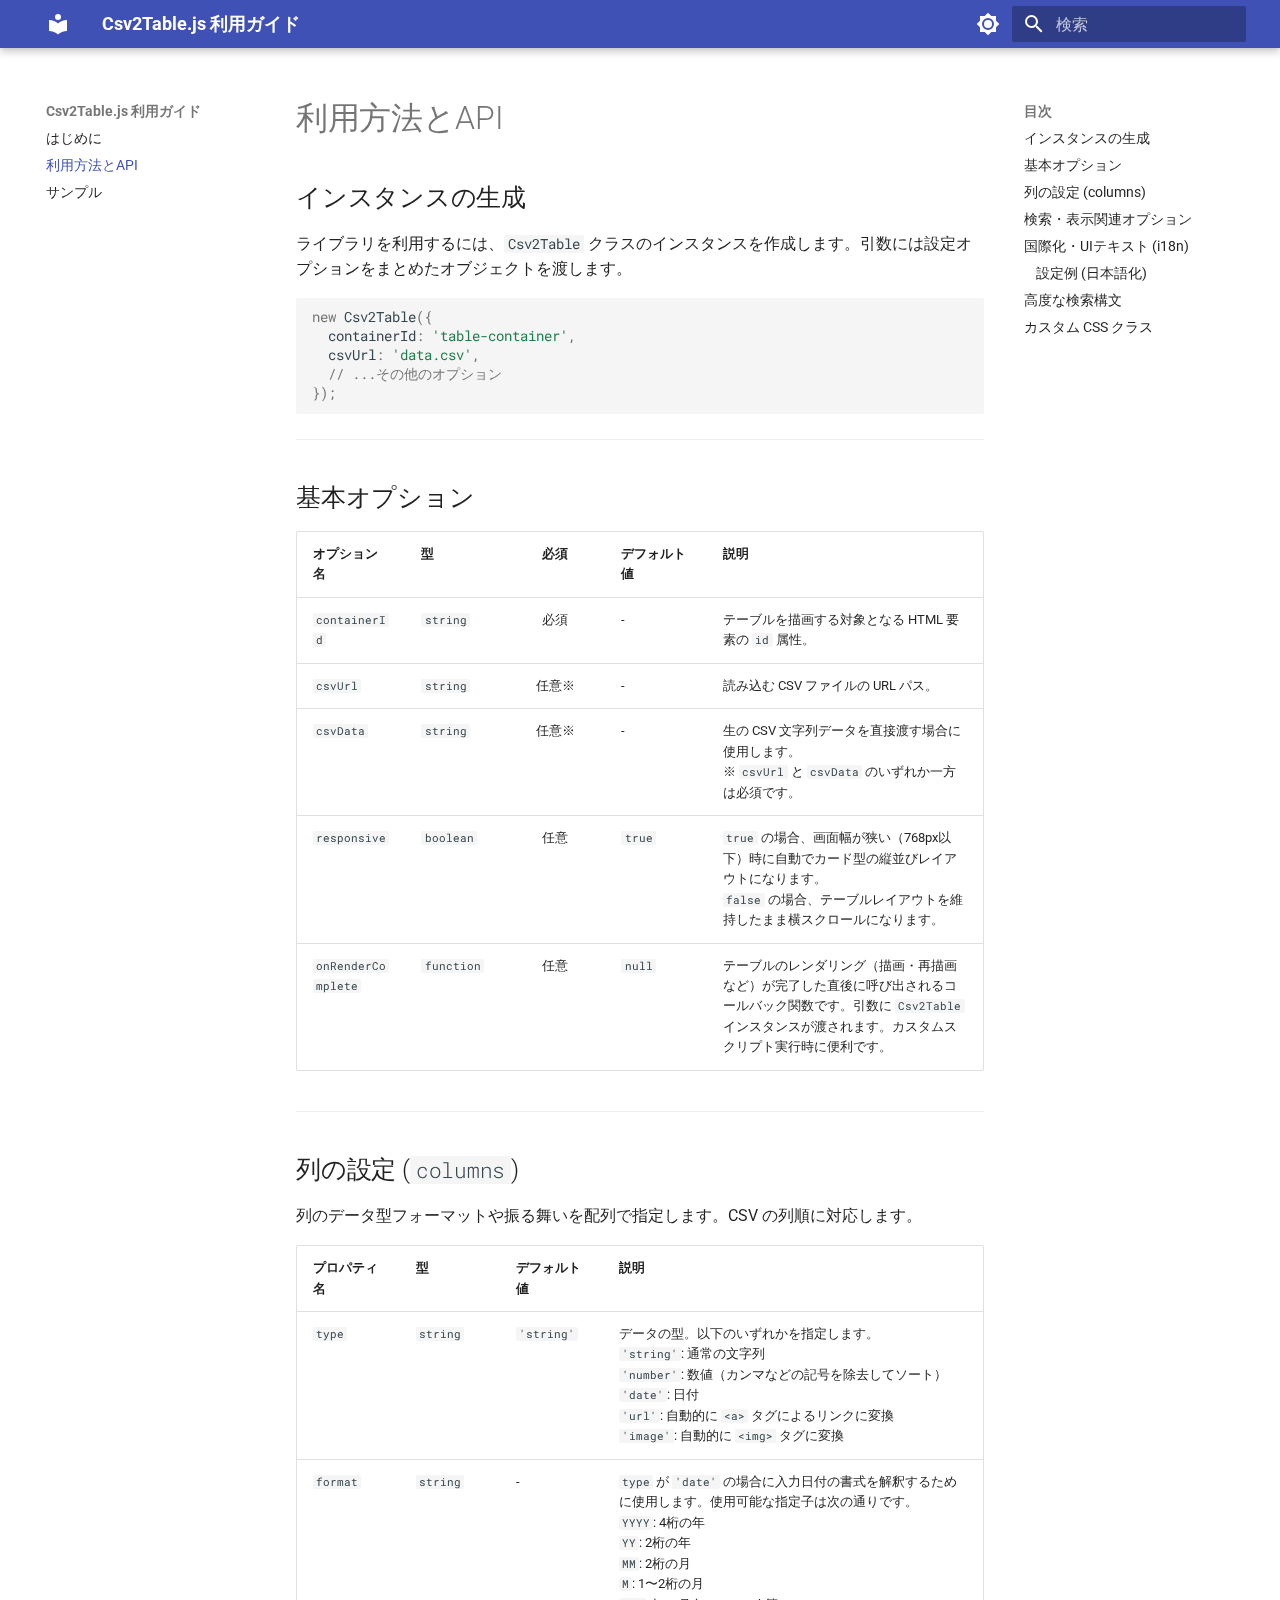
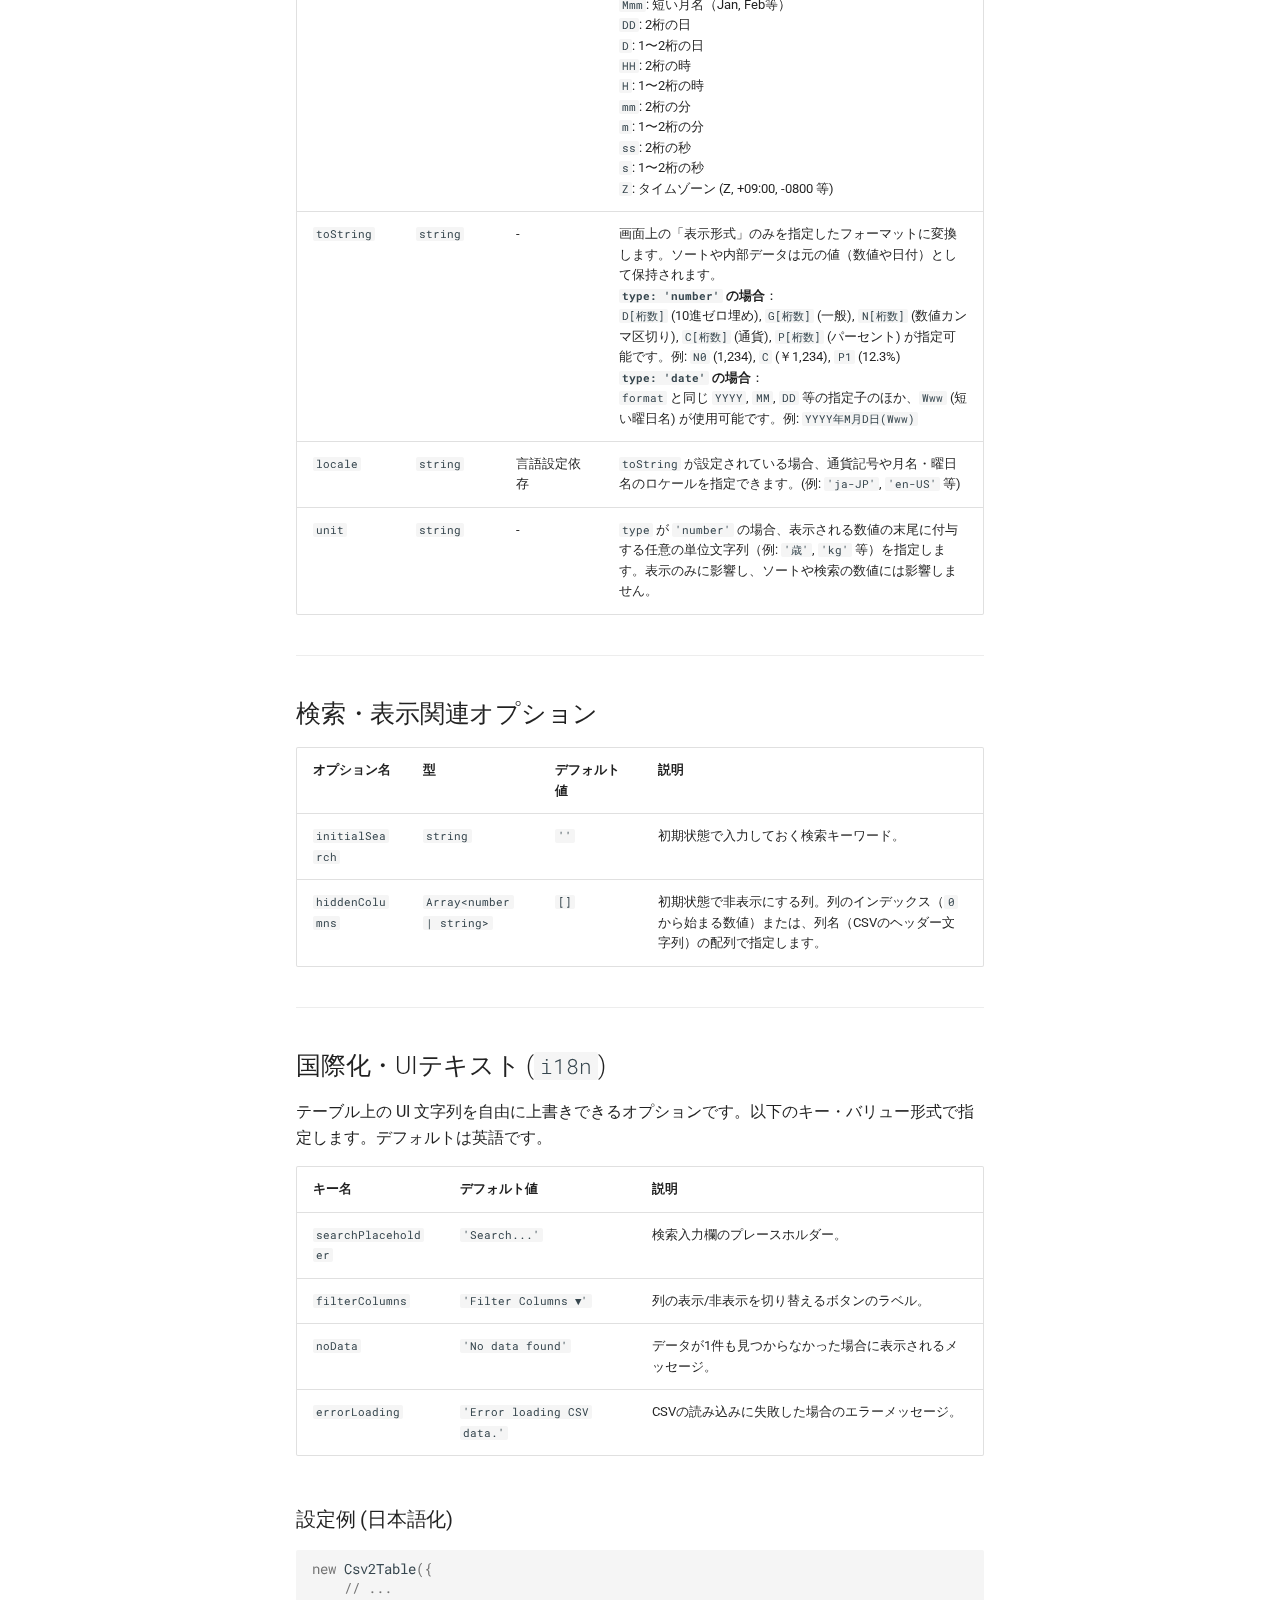
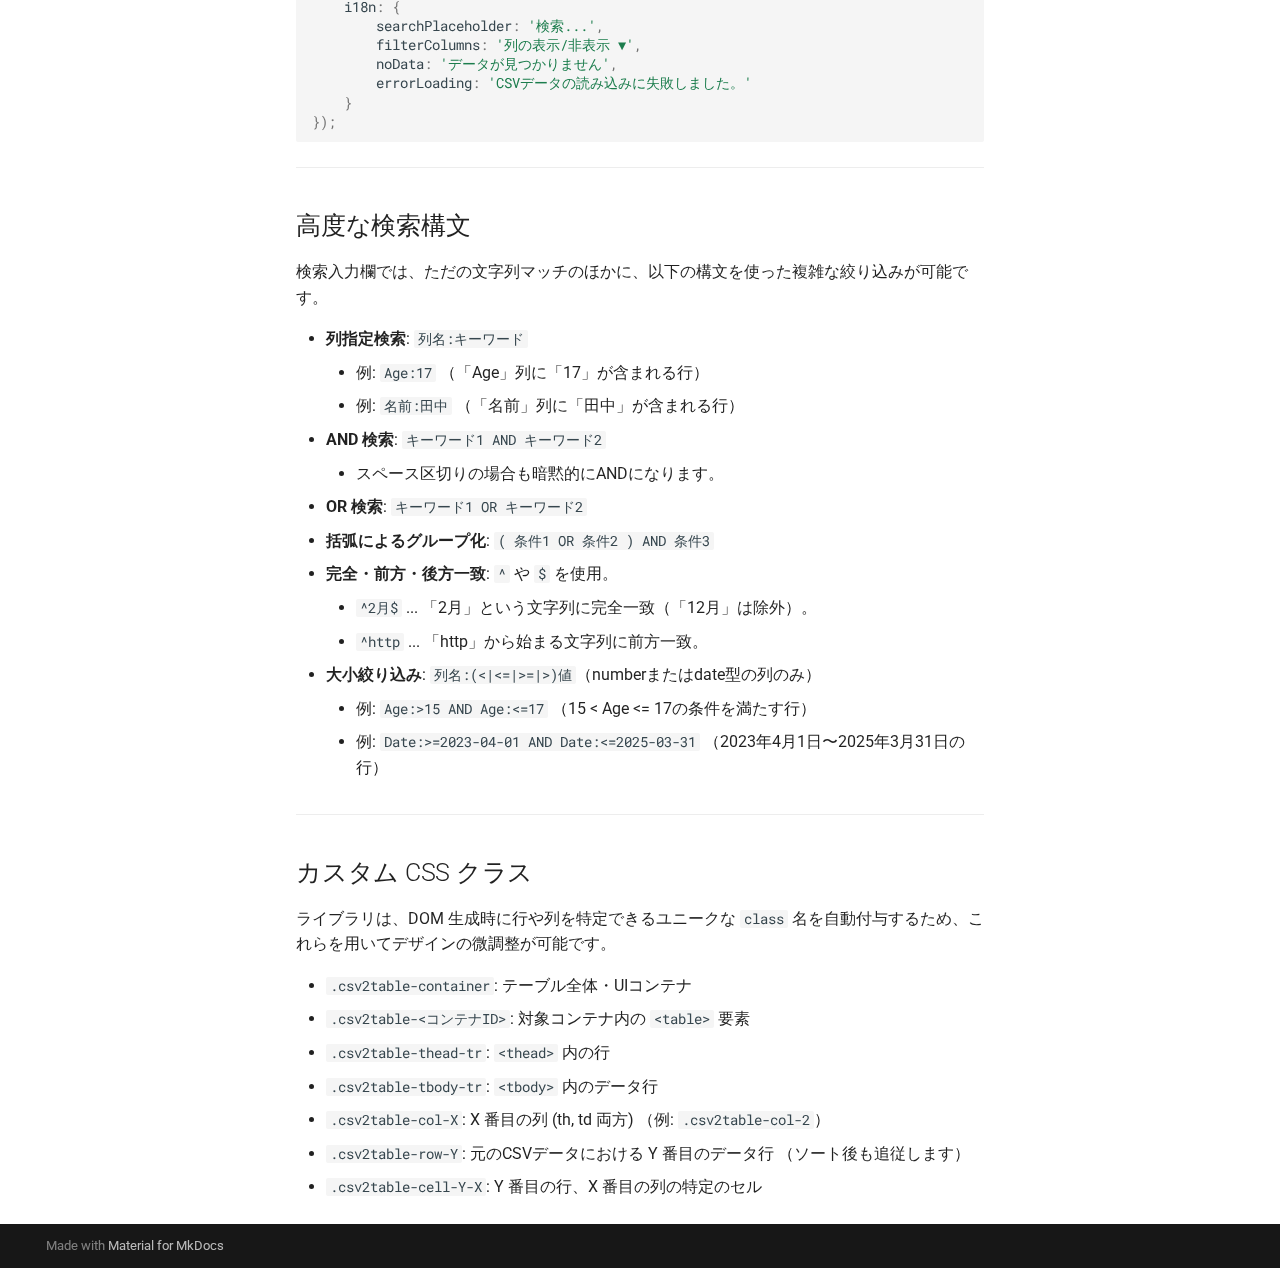
<file: docs/guide/index.html>
<!doctype html>
<html lang="ja" class="no-js">
  <head>
    
      <meta charset="utf-8">
      <meta name="viewport" content="width=device-width,initial-scale=1">
      
        <meta name="description" content="CSVファイルを読み込んでソートやフィルター制御ができるHTMLテーブルを生成するライブラリ">
      
      
        <meta name="author" content="Csv2Table Developer">
      
      
      
        <link rel="prev" href="..">
      
      
        <link rel="next" href="../samples/">
      
      
        
      
      
      <link rel="icon" href="../assets/images/favicon.png">
      <meta name="generator" content="mkdocs-1.6.1, mkdocs-material-9.7.2">
    
    
      
        <title>利用方法とAPI - Csv2Table.js 利用ガイド</title>
      
    
    
      <link rel="stylesheet" href="../assets/stylesheets/main.484c7ddc.min.css">
      
        
        <link rel="stylesheet" href="../assets/stylesheets/palette.ab4e12ef.min.css">
      
      


    
    
      
    
    
      
        
        
        <link rel="preconnect" href="https://fonts.gstatic.com" crossorigin>
        <link rel="stylesheet" href="https://fonts.googleapis.com/css?family=Roboto:300,300i,400,400i,700,700i%7CRoboto+Mono:400,400i,700,700i&display=fallback">
        <style>:root{--md-text-font:"Roboto";--md-code-font:"Roboto Mono"}</style>
      
    
    
    <script>__md_scope=new URL("..",location),__md_hash=e=>[...e].reduce(((e,_)=>(e<<5)-e+_.charCodeAt(0)),0),__md_get=(e,_=localStorage,t=__md_scope)=>JSON.parse(_.getItem(t.pathname+"."+e)),__md_set=(e,_,t=localStorage,a=__md_scope)=>{try{t.setItem(a.pathname+"."+e,JSON.stringify(_))}catch(e){}}</script>
    
      

    
    
  </head>
  
  
    
    
      
    
    
    
    
    <body dir="ltr" data-md-color-scheme="default" data-md-color-primary="indigo" data-md-color-accent="indigo">
  
    
    <input class="md-toggle" data-md-toggle="drawer" type="checkbox" id="__drawer" autocomplete="off">
    <input class="md-toggle" data-md-toggle="search" type="checkbox" id="__search" autocomplete="off">
    <label class="md-overlay" for="__drawer"></label>
    <div data-md-component="skip">
      
        
        <a href="#api" class="md-skip">
          コンテンツにスキップ
        </a>
      
    </div>
    <div data-md-component="announce">
      
    </div>
    
    
      

  

<header class="md-header md-header--shadow" data-md-component="header">
  <nav class="md-header__inner md-grid" aria-label="ヘッダー">
    <a href=".." title="Csv2Table.js 利用ガイド" class="md-header__button md-logo" aria-label="Csv2Table.js 利用ガイド" data-md-component="logo">
      
  
  <svg xmlns="http://www.w3.org/2000/svg" viewBox="0 0 24 24"><path d="M12 8a3 3 0 0 0 3-3 3 3 0 0 0-3-3 3 3 0 0 0-3 3 3 3 0 0 0 3 3m0 3.54C9.64 9.35 6.5 8 3 8v11c3.5 0 6.64 1.35 9 3.54 2.36-2.19 5.5-3.54 9-3.54V8c-3.5 0-6.64 1.35-9 3.54"/></svg>

    </a>
    <label class="md-header__button md-icon" for="__drawer">
      
      <svg xmlns="http://www.w3.org/2000/svg" viewBox="0 0 24 24"><path d="M3 6h18v2H3zm0 5h18v2H3zm0 5h18v2H3z"/></svg>
    </label>
    <div class="md-header__title" data-md-component="header-title">
      <div class="md-header__ellipsis">
        <div class="md-header__topic">
          <span class="md-ellipsis">
            Csv2Table.js 利用ガイド
          </span>
        </div>
        <div class="md-header__topic" data-md-component="header-topic">
          <span class="md-ellipsis">
            
              利用方法とAPI
            
          </span>
        </div>
      </div>
    </div>
    
      
        <form class="md-header__option" data-md-component="palette">
  
    
    
    
    <input class="md-option" data-md-color-media="" data-md-color-scheme="default" data-md-color-primary="indigo" data-md-color-accent="indigo"  aria-label="Switch to dark mode"  type="radio" name="__palette" id="__palette_0">
    
      <label class="md-header__button md-icon" title="Switch to dark mode" for="__palette_1" hidden>
        <svg xmlns="http://www.w3.org/2000/svg" viewBox="0 0 24 24"><path d="M12 8a4 4 0 0 0-4 4 4 4 0 0 0 4 4 4 4 0 0 0 4-4 4 4 0 0 0-4-4m0 10a6 6 0 0 1-6-6 6 6 0 0 1 6-6 6 6 0 0 1 6 6 6 6 0 0 1-6 6m8-9.31V4h-4.69L12 .69 8.69 4H4v4.69L.69 12 4 15.31V20h4.69L12 23.31 15.31 20H20v-4.69L23.31 12z"/></svg>
      </label>
    
  
    
    
    
    <input class="md-option" data-md-color-media="" data-md-color-scheme="slate" data-md-color-primary="indigo" data-md-color-accent="indigo"  aria-label="Switch to light mode"  type="radio" name="__palette" id="__palette_1">
    
      <label class="md-header__button md-icon" title="Switch to light mode" for="__palette_0" hidden>
        <svg xmlns="http://www.w3.org/2000/svg" viewBox="0 0 24 24"><path d="M12 18c-.89 0-1.74-.2-2.5-.55C11.56 16.5 13 14.42 13 12s-1.44-4.5-3.5-5.45C10.26 6.2 11.11 6 12 6a6 6 0 0 1 6 6 6 6 0 0 1-6 6m8-9.31V4h-4.69L12 .69 8.69 4H4v4.69L.69 12 4 15.31V20h4.69L12 23.31 15.31 20H20v-4.69L23.31 12z"/></svg>
      </label>
    
  
</form>
      
    
    
      <script>var palette=__md_get("__palette");if(palette&&palette.color){if("(prefers-color-scheme)"===palette.color.media){var media=matchMedia("(prefers-color-scheme: light)"),input=document.querySelector(media.matches?"[data-md-color-media='(prefers-color-scheme: light)']":"[data-md-color-media='(prefers-color-scheme: dark)']");palette.color.media=input.getAttribute("data-md-color-media"),palette.color.scheme=input.getAttribute("data-md-color-scheme"),palette.color.primary=input.getAttribute("data-md-color-primary"),palette.color.accent=input.getAttribute("data-md-color-accent")}for(var[key,value]of Object.entries(palette.color))document.body.setAttribute("data-md-color-"+key,value)}</script>
    
    
    
      
      
        <label class="md-header__button md-icon" for="__search">
          
          <svg xmlns="http://www.w3.org/2000/svg" viewBox="0 0 24 24"><path d="M9.5 3A6.5 6.5 0 0 1 16 9.5c0 1.61-.59 3.09-1.56 4.23l.27.27h.79l5 5-1.5 1.5-5-5v-.79l-.27-.27A6.52 6.52 0 0 1 9.5 16 6.5 6.5 0 0 1 3 9.5 6.5 6.5 0 0 1 9.5 3m0 2C7 5 5 7 5 9.5S7 14 9.5 14 14 12 14 9.5 12 5 9.5 5"/></svg>
        </label>
        <div class="md-search" data-md-component="search" role="dialog">
  <label class="md-search__overlay" for="__search"></label>
  <div class="md-search__inner" role="search">
    <form class="md-search__form" name="search">
      <input type="text" class="md-search__input" name="query" aria-label="検索" placeholder="検索" autocapitalize="off" autocorrect="off" autocomplete="off" spellcheck="false" data-md-component="search-query" required>
      <label class="md-search__icon md-icon" for="__search">
        
        <svg xmlns="http://www.w3.org/2000/svg" viewBox="0 0 24 24"><path d="M9.5 3A6.5 6.5 0 0 1 16 9.5c0 1.61-.59 3.09-1.56 4.23l.27.27h.79l5 5-1.5 1.5-5-5v-.79l-.27-.27A6.52 6.52 0 0 1 9.5 16 6.5 6.5 0 0 1 3 9.5 6.5 6.5 0 0 1 9.5 3m0 2C7 5 5 7 5 9.5S7 14 9.5 14 14 12 14 9.5 12 5 9.5 5"/></svg>
        
        <svg xmlns="http://www.w3.org/2000/svg" viewBox="0 0 24 24"><path d="M20 11v2H8l5.5 5.5-1.42 1.42L4.16 12l7.92-7.92L13.5 5.5 8 11z"/></svg>
      </label>
      <nav class="md-search__options" aria-label="検索">
        
        <button type="reset" class="md-search__icon md-icon" title="クリア" aria-label="クリア" tabindex="-1">
          
          <svg xmlns="http://www.w3.org/2000/svg" viewBox="0 0 24 24"><path d="M19 6.41 17.59 5 12 10.59 6.41 5 5 6.41 10.59 12 5 17.59 6.41 19 12 13.41 17.59 19 19 17.59 13.41 12z"/></svg>
        </button>
      </nav>
      
        <div class="md-search__suggest" data-md-component="search-suggest"></div>
      
    </form>
    <div class="md-search__output">
      <div class="md-search__scrollwrap" tabindex="0" data-md-scrollfix>
        <div class="md-search-result" data-md-component="search-result">
          <div class="md-search-result__meta">
            検索を初期化
          </div>
          <ol class="md-search-result__list" role="presentation"></ol>
        </div>
      </div>
    </div>
  </div>
</div>
      
    
    
  </nav>
  
</header>
    
    <div class="md-container" data-md-component="container">
      
      
        
          
        
      
      <main class="md-main" data-md-component="main">
        <div class="md-main__inner md-grid">
          
            
              
              <div class="md-sidebar md-sidebar--primary" data-md-component="sidebar" data-md-type="navigation" >
                <div class="md-sidebar__scrollwrap">
                  <div class="md-sidebar__inner">
                    



<nav class="md-nav md-nav--primary" aria-label="ナビゲーション" data-md-level="0">
  <label class="md-nav__title" for="__drawer">
    <a href=".." title="Csv2Table.js 利用ガイド" class="md-nav__button md-logo" aria-label="Csv2Table.js 利用ガイド" data-md-component="logo">
      
  
  <svg xmlns="http://www.w3.org/2000/svg" viewBox="0 0 24 24"><path d="M12 8a3 3 0 0 0 3-3 3 3 0 0 0-3-3 3 3 0 0 0-3 3 3 3 0 0 0 3 3m0 3.54C9.64 9.35 6.5 8 3 8v11c3.5 0 6.64 1.35 9 3.54 2.36-2.19 5.5-3.54 9-3.54V8c-3.5 0-6.64 1.35-9 3.54"/></svg>

    </a>
    Csv2Table.js 利用ガイド
  </label>
  
  <ul class="md-nav__list" data-md-scrollfix>
    
      
      
  
  
  
  
    <li class="md-nav__item">
      <a href=".." class="md-nav__link">
        
  
  
  <span class="md-ellipsis">
    
  
    はじめに
  

    
  </span>
  
  

      </a>
    </li>
  

    
      
      
  
  
    
  
  
  
    <li class="md-nav__item md-nav__item--active">
      
      <input class="md-nav__toggle md-toggle" type="checkbox" id="__toc">
      
      
        
      
      
        <label class="md-nav__link md-nav__link--active" for="__toc">
          
  
  
  <span class="md-ellipsis">
    
  
    利用方法とAPI
  

    
  </span>
  
  

          <span class="md-nav__icon md-icon"></span>
        </label>
      
      <a href="./" class="md-nav__link md-nav__link--active">
        
  
  
  <span class="md-ellipsis">
    
  
    利用方法とAPI
  

    
  </span>
  
  

      </a>
      
        

<nav class="md-nav md-nav--secondary" aria-label="目次">
  
  
  
    
  
  
    <label class="md-nav__title" for="__toc">
      <span class="md-nav__icon md-icon"></span>
      目次
    </label>
    <ul class="md-nav__list" data-md-component="toc" data-md-scrollfix>
      
        <li class="md-nav__item">
  <a href="#_1" class="md-nav__link">
    <span class="md-ellipsis">
      
        インスタンスの生成
      
    </span>
  </a>
  
</li>
      
        <li class="md-nav__item">
  <a href="#_2" class="md-nav__link">
    <span class="md-ellipsis">
      
        基本オプション
      
    </span>
  </a>
  
</li>
      
        <li class="md-nav__item">
  <a href="#columns" class="md-nav__link">
    <span class="md-ellipsis">
      
        列の設定 (columns)
      
    </span>
  </a>
  
</li>
      
        <li class="md-nav__item">
  <a href="#_3" class="md-nav__link">
    <span class="md-ellipsis">
      
        検索・表示関連オプション
      
    </span>
  </a>
  
</li>
      
        <li class="md-nav__item">
  <a href="#ui-i18n" class="md-nav__link">
    <span class="md-ellipsis">
      
        国際化・UIテキスト (i18n)
      
    </span>
  </a>
  
    <nav class="md-nav" aria-label="国際化・UIテキスト (i18n)">
      <ul class="md-nav__list">
        
          <li class="md-nav__item">
  <a href="#_4" class="md-nav__link">
    <span class="md-ellipsis">
      
        設定例 (日本語化)
      
    </span>
  </a>
  
</li>
        
      </ul>
    </nav>
  
</li>
      
        <li class="md-nav__item">
  <a href="#_5" class="md-nav__link">
    <span class="md-ellipsis">
      
        高度な検索構文
      
    </span>
  </a>
  
</li>
      
        <li class="md-nav__item">
  <a href="#css" class="md-nav__link">
    <span class="md-ellipsis">
      
        カスタム CSS クラス
      
    </span>
  </a>
  
</li>
      
    </ul>
  
</nav>
      
    </li>
  

    
      
      
  
  
  
  
    <li class="md-nav__item">
      <a href="../samples/" class="md-nav__link">
        
  
  
  <span class="md-ellipsis">
    
  
    サンプル
  

    
  </span>
  
  

      </a>
    </li>
  

    
  </ul>
</nav>
                  </div>
                </div>
              </div>
            
            
              
              <div class="md-sidebar md-sidebar--secondary" data-md-component="sidebar" data-md-type="toc" >
                <div class="md-sidebar__scrollwrap">
                  <div class="md-sidebar__inner">
                    

<nav class="md-nav md-nav--secondary" aria-label="目次">
  
  
  
    
  
  
    <label class="md-nav__title" for="__toc">
      <span class="md-nav__icon md-icon"></span>
      目次
    </label>
    <ul class="md-nav__list" data-md-component="toc" data-md-scrollfix>
      
        <li class="md-nav__item">
  <a href="#_1" class="md-nav__link">
    <span class="md-ellipsis">
      
        インスタンスの生成
      
    </span>
  </a>
  
</li>
      
        <li class="md-nav__item">
  <a href="#_2" class="md-nav__link">
    <span class="md-ellipsis">
      
        基本オプション
      
    </span>
  </a>
  
</li>
      
        <li class="md-nav__item">
  <a href="#columns" class="md-nav__link">
    <span class="md-ellipsis">
      
        列の設定 (columns)
      
    </span>
  </a>
  
</li>
      
        <li class="md-nav__item">
  <a href="#_3" class="md-nav__link">
    <span class="md-ellipsis">
      
        検索・表示関連オプション
      
    </span>
  </a>
  
</li>
      
        <li class="md-nav__item">
  <a href="#ui-i18n" class="md-nav__link">
    <span class="md-ellipsis">
      
        国際化・UIテキスト (i18n)
      
    </span>
  </a>
  
    <nav class="md-nav" aria-label="国際化・UIテキスト (i18n)">
      <ul class="md-nav__list">
        
          <li class="md-nav__item">
  <a href="#_4" class="md-nav__link">
    <span class="md-ellipsis">
      
        設定例 (日本語化)
      
    </span>
  </a>
  
</li>
        
      </ul>
    </nav>
  
</li>
      
        <li class="md-nav__item">
  <a href="#_5" class="md-nav__link">
    <span class="md-ellipsis">
      
        高度な検索構文
      
    </span>
  </a>
  
</li>
      
        <li class="md-nav__item">
  <a href="#css" class="md-nav__link">
    <span class="md-ellipsis">
      
        カスタム CSS クラス
      
    </span>
  </a>
  
</li>
      
    </ul>
  
</nav>
                  </div>
                </div>
              </div>
            
          
          
            <div class="md-content" data-md-component="content">
              
              <article class="md-content__inner md-typeset">
                
                  



<h1 id="api">利用方法とAPI</h1>
<h2 id="_1">インスタンスの生成</h2>
<p>ライブラリを利用するには、<code>Csv2Table</code> クラスのインスタンスを作成します。引数には設定オプションをまとめたオブジェクトを渡します。</p>
<div class="highlight"><pre><span></span><code><a id="__codelineno-0-1" name="__codelineno-0-1" href="#__codelineno-0-1"></a><span class="ow">new</span><span class="w"> </span><span class="nx">Csv2Table</span><span class="p">({</span>
<a id="__codelineno-0-2" name="__codelineno-0-2" href="#__codelineno-0-2"></a><span class="w">  </span><span class="nx">containerId</span><span class="o">:</span><span class="w"> </span><span class="s1">&#39;table-container&#39;</span><span class="p">,</span>
<a id="__codelineno-0-3" name="__codelineno-0-3" href="#__codelineno-0-3"></a><span class="w">  </span><span class="nx">csvUrl</span><span class="o">:</span><span class="w"> </span><span class="s1">&#39;data.csv&#39;</span><span class="p">,</span>
<a id="__codelineno-0-4" name="__codelineno-0-4" href="#__codelineno-0-4"></a><span class="w">  </span><span class="c1">// ...その他のオプション</span>
<a id="__codelineno-0-5" name="__codelineno-0-5" href="#__codelineno-0-5"></a><span class="p">});</span>
</code></pre></div>
<hr />
<h2 id="_2">基本オプション</h2>
<table>
<thead>
<tr>
<th style="text-align: left;">オプション名</th>
<th style="text-align: left;">型</th>
<th style="text-align: center;">必須</th>
<th style="text-align: left;">デフォルト値</th>
<th style="text-align: left;">説明</th>
</tr>
</thead>
<tbody>
<tr>
<td style="text-align: left;"><code>containerId</code></td>
<td style="text-align: left;"><code>string</code></td>
<td style="text-align: center;">必須</td>
<td style="text-align: left;">-</td>
<td style="text-align: left;">テーブルを描画する対象となる HTML 要素の <code>id</code> 属性。</td>
</tr>
<tr>
<td style="text-align: left;"><code>csvUrl</code></td>
<td style="text-align: left;"><code>string</code></td>
<td style="text-align: center;">任意※</td>
<td style="text-align: left;">-</td>
<td style="text-align: left;">読み込む CSV ファイルの URL パス。</td>
</tr>
<tr>
<td style="text-align: left;"><code>csvData</code></td>
<td style="text-align: left;"><code>string</code></td>
<td style="text-align: center;">任意※</td>
<td style="text-align: left;">-</td>
<td style="text-align: left;">生の CSV 文字列データを直接渡す場合に使用します。<br>※ <code>csvUrl</code> と <code>csvData</code> のいずれか一方は必須です。</td>
</tr>
<tr>
<td style="text-align: left;"><code>responsive</code></td>
<td style="text-align: left;"><code>boolean</code></td>
<td style="text-align: center;">任意</td>
<td style="text-align: left;"><code>true</code></td>
<td style="text-align: left;"><code>true</code> の場合、画面幅が狭い（768px以下）時に自動でカード型の縦並びレイアウトになります。<br><code>false</code> の場合、テーブルレイアウトを維持したまま横スクロールになります。</td>
</tr>
<tr>
<td style="text-align: left;"><code>onRenderComplete</code></td>
<td style="text-align: left;"><code>function</code></td>
<td style="text-align: center;">任意</td>
<td style="text-align: left;"><code>null</code></td>
<td style="text-align: left;">テーブルのレンダリング（描画・再描画など）が完了した直後に呼び出されるコールバック関数です。引数に <code>Csv2Table</code> インスタンスが渡されます。カスタムスクリプト実行時に便利です。</td>
</tr>
</tbody>
</table>
<hr />
<h2 id="columns">列の設定 (<code>columns</code>)</h2>
<p>列のデータ型フォーマットや振る舞いを配列で指定します。CSV の列順に対応します。</p>
<table>
<thead>
<tr>
<th style="text-align: left;">プロパティ名</th>
<th style="text-align: left;">型</th>
<th style="text-align: left;">デフォルト値</th>
<th style="text-align: left;">説明</th>
</tr>
</thead>
<tbody>
<tr>
<td style="text-align: left;"><code>type</code></td>
<td style="text-align: left;"><code>string</code></td>
<td style="text-align: left;"><code>'string'</code></td>
<td style="text-align: left;">データの型。以下のいずれかを指定します。<br><code>'string'</code>: 通常の文字列<br><code>'number'</code>: 数値（カンマなどの記号を除去してソート）<br><code>'date'</code>: 日付<br><code>'url'</code>: 自動的に <code>&lt;a&gt;</code> タグによるリンクに変換<br><code>'image'</code>: 自動的に <code>&lt;img&gt;</code> タグに変換</td>
</tr>
<tr>
<td style="text-align: left;"><code>format</code></td>
<td style="text-align: left;"><code>string</code></td>
<td style="text-align: left;">-</td>
<td style="text-align: left;"><code>type</code> が <code>'date'</code> の場合に入力日付の書式を解釈するために使用します。使用可能な指定子は次の通りです。<br><code>YYYY</code>: 4桁の年<br><code>YY</code>: 2桁の年<br><code>MM</code>: 2桁の月<br><code>M</code>: 1〜2桁の月<br><code>Mmm</code>: 短い月名（Jan, Feb等）<br><code>DD</code>: 2桁の日<br><code>D</code>: 1〜2桁の日<br><code>HH</code>: 2桁の時<br><code>H</code>: 1〜2桁の時<br><code>mm</code>: 2桁の分<br><code>m</code>: 1〜2桁の分<br><code>ss</code>: 2桁の秒<br><code>s</code>: 1〜2桁の秒<br><code>Z</code>: タイムゾーン (Z, +09:00, -0800 等)</td>
</tr>
<tr>
<td style="text-align: left;"><code>toString</code></td>
<td style="text-align: left;"><code>string</code></td>
<td style="text-align: left;">-</td>
<td style="text-align: left;">画面上の「表示形式」のみを指定したフォーマットに変換します。ソートや内部データは元の値（数値や日付）として保持されます。<br><strong><code>type: 'number'</code> の場合</strong>：<br><code>D[桁数]</code> (10進ゼロ埋め), <code>G[桁数]</code> (一般), <code>N[桁数]</code> (数値カンマ区切り), <code>C[桁数]</code> (通貨), <code>P[桁数]</code> (パーセント) が指定可能です。例: <code>N0</code> (1,234), <code>C</code> (￥1,234), <code>P1</code> (12.3%)<br><strong><code>type: 'date'</code> の場合</strong>：<br><code>format</code> と同じ <code>YYYY</code>, <code>MM</code>, <code>DD</code> 等の指定子のほか、<code>Www</code> (短い曜日名) が使用可能です。例: <code>YYYY年M月D日(Www)</code></td>
</tr>
<tr>
<td style="text-align: left;"><code>locale</code></td>
<td style="text-align: left;"><code>string</code></td>
<td style="text-align: left;">言語設定依存</td>
<td style="text-align: left;"><code>toString</code> が設定されている場合、通貨記号や月名・曜日名のロケールを指定できます。(例: <code>'ja-JP'</code>, <code>'en-US'</code> 等)</td>
</tr>
<tr>
<td style="text-align: left;"><code>unit</code></td>
<td style="text-align: left;"><code>string</code></td>
<td style="text-align: left;">-</td>
<td style="text-align: left;"><code>type</code> が <code>'number'</code> の場合、表示される数値の末尾に付与する任意の単位文字列（例: <code>'歳'</code>, <code>'kg'</code> 等）を指定します。表示のみに影響し、ソートや検索の数値には影響しません。</td>
</tr>
</tbody>
</table>
<hr />
<h2 id="_3">検索・表示関連オプション</h2>
<table>
<thead>
<tr>
<th style="text-align: left;">オプション名</th>
<th style="text-align: left;">型</th>
<th style="text-align: left;">デフォルト値</th>
<th style="text-align: left;">説明</th>
</tr>
</thead>
<tbody>
<tr>
<td style="text-align: left;"><code>initialSearch</code></td>
<td style="text-align: left;"><code>string</code></td>
<td style="text-align: left;"><code>''</code></td>
<td style="text-align: left;">初期状態で入力しておく検索キーワード。</td>
</tr>
<tr>
<td style="text-align: left;"><code>hiddenColumns</code></td>
<td style="text-align: left;"><code>Array&lt;number | string&gt;</code></td>
<td style="text-align: left;"><code>[]</code></td>
<td style="text-align: left;">初期状態で非表示にする列。列のインデックス（<code>0</code>から始まる数値）または、列名（CSVのヘッダー文字列）の配列で指定します。</td>
</tr>
</tbody>
</table>
<hr />
<h2 id="ui-i18n">国際化・UIテキスト (<code>i18n</code>)</h2>
<p>テーブル上の UI 文字列を自由に上書きできるオプションです。以下のキー・バリュー形式で指定します。デフォルトは英語です。</p>
<table>
<thead>
<tr>
<th style="text-align: left;">キー名</th>
<th style="text-align: left;">デフォルト値</th>
<th style="text-align: left;">説明</th>
</tr>
</thead>
<tbody>
<tr>
<td style="text-align: left;"><code>searchPlaceholder</code></td>
<td style="text-align: left;"><code>'Search...'</code></td>
<td style="text-align: left;">検索入力欄のプレースホルダー。</td>
</tr>
<tr>
<td style="text-align: left;"><code>filterColumns</code></td>
<td style="text-align: left;"><code>'Filter Columns ▼'</code></td>
<td style="text-align: left;">列の表示/非表示を切り替えるボタンのラベル。</td>
</tr>
<tr>
<td style="text-align: left;"><code>noData</code></td>
<td style="text-align: left;"><code>'No data found'</code></td>
<td style="text-align: left;">データが1件も見つからなかった場合に表示されるメッセージ。</td>
</tr>
<tr>
<td style="text-align: left;"><code>errorLoading</code></td>
<td style="text-align: left;"><code>'Error loading CSV data.'</code></td>
<td style="text-align: left;">CSVの読み込みに失敗した場合のエラーメッセージ。</td>
</tr>
</tbody>
</table>
<h3 id="_4">設定例 (日本語化)</h3>
<div class="highlight"><pre><span></span><code><a id="__codelineno-1-1" name="__codelineno-1-1" href="#__codelineno-1-1"></a><span class="ow">new</span><span class="w"> </span><span class="nx">Csv2Table</span><span class="p">({</span>
<a id="__codelineno-1-2" name="__codelineno-1-2" href="#__codelineno-1-2"></a><span class="w">    </span><span class="c1">// ...</span>
<a id="__codelineno-1-3" name="__codelineno-1-3" href="#__codelineno-1-3"></a><span class="w">    </span><span class="nx">i18n</span><span class="o">:</span><span class="w"> </span><span class="p">{</span>
<a id="__codelineno-1-4" name="__codelineno-1-4" href="#__codelineno-1-4"></a><span class="w">        </span><span class="nx">searchPlaceholder</span><span class="o">:</span><span class="w"> </span><span class="s1">&#39;検索...&#39;</span><span class="p">,</span>
<a id="__codelineno-1-5" name="__codelineno-1-5" href="#__codelineno-1-5"></a><span class="w">        </span><span class="nx">filterColumns</span><span class="o">:</span><span class="w"> </span><span class="s1">&#39;列の表示/非表示 ▼&#39;</span><span class="p">,</span>
<a id="__codelineno-1-6" name="__codelineno-1-6" href="#__codelineno-1-6"></a><span class="w">        </span><span class="nx">noData</span><span class="o">:</span><span class="w"> </span><span class="s1">&#39;データが見つかりません&#39;</span><span class="p">,</span>
<a id="__codelineno-1-7" name="__codelineno-1-7" href="#__codelineno-1-7"></a><span class="w">        </span><span class="nx">errorLoading</span><span class="o">:</span><span class="w"> </span><span class="s1">&#39;CSVデータの読み込みに失敗しました。&#39;</span>
<a id="__codelineno-1-8" name="__codelineno-1-8" href="#__codelineno-1-8"></a><span class="w">    </span><span class="p">}</span>
<a id="__codelineno-1-9" name="__codelineno-1-9" href="#__codelineno-1-9"></a><span class="p">});</span>
</code></pre></div>
<hr />
<h2 id="_5">高度な検索構文</h2>
<p>検索入力欄では、ただの文字列マッチのほかに、以下の構文を使った複雑な絞り込みが可能です。</p>
<ul>
<li><strong>列指定検索</strong>: <code>列名:キーワード</code> <ul>
<li>例: <code>Age:17</code> （「Age」列に「17」が含まれる行）</li>
<li>例: <code>名前:田中</code> （「名前」列に「田中」が含まれる行）</li>
</ul>
</li>
<li><strong>AND 検索</strong>: <code>キーワード1 AND キーワード2</code> <ul>
<li>スペース区切りの場合も暗黙的にANDになります。</li>
</ul>
</li>
<li><strong>OR 検索</strong>: <code>キーワード1 OR キーワード2</code></li>
<li><strong>括弧によるグループ化</strong>: <code>( 条件1 OR 条件2 ) AND 条件3</code></li>
<li><strong>完全・前方・後方一致</strong>: <code>^</code> や <code>$</code> を使用。<ul>
<li><code>^2月$</code> ... 「2月」という文字列に完全一致（「12月」は除外）。</li>
<li><code>^http</code> ... 「http」から始まる文字列に前方一致。</li>
</ul>
</li>
<li><strong>大小絞り込み</strong>: <code>列名:(&lt;|&lt;=|&gt;=|&gt;)値</code>（numberまたはdate型の列のみ）<ul>
<li>例: <code>Age:&gt;15 AND Age:&lt;=17</code> （15 &lt; Age &lt;= 17の条件を満たす行）</li>
<li>例: <code>Date:&gt;=2023-04-01 AND Date:&lt;=2025-03-31</code> （2023年4月1日〜2025年3月31日の行）</li>
</ul>
</li>
</ul>
<hr />
<h2 id="css">カスタム CSS クラス</h2>
<p>ライブラリは、DOM 生成時に行や列を特定できるユニークな <code>class</code> 名を自動付与するため、これらを用いてデザインの微調整が可能です。</p>
<ul>
<li><code>.csv2table-container</code>: テーブル全体・UIコンテナ</li>
<li><code>.csv2table-&lt;コンテナID&gt;</code>: 対象コンテナ内の <code>&lt;table&gt;</code> 要素</li>
<li><code>.csv2table-thead-tr</code>: <code>&lt;thead&gt;</code> 内の行</li>
<li><code>.csv2table-tbody-tr</code>: <code>&lt;tbody&gt;</code> 内のデータ行</li>
<li><code>.csv2table-col-X</code>: X 番目の列 (th, td 両方) （例: <code>.csv2table-col-2</code>）</li>
<li><code>.csv2table-row-Y</code>: 元のCSVデータにおける Y 番目のデータ行 （ソート後も追従します）</li>
<li><code>.csv2table-cell-Y-X</code>: Y 番目の行、X 番目の列の特定のセル</li>
</ul>












                
              </article>
            </div>
          
          
<script>var target=document.getElementById(location.hash.slice(1));target&&target.name&&(target.checked=target.name.startsWith("__tabbed_"))</script>
        </div>
        
          <button type="button" class="md-top md-icon" data-md-component="top" hidden>
  
  <svg xmlns="http://www.w3.org/2000/svg" viewBox="0 0 24 24"><path d="M13 20h-2V8l-5.5 5.5-1.42-1.42L12 4.16l7.92 7.92-1.42 1.42L13 8z"/></svg>
  ページトップへ戻る
</button>
        
      </main>
      
        <footer class="md-footer">
  
  <div class="md-footer-meta md-typeset">
    <div class="md-footer-meta__inner md-grid">
      <div class="md-copyright">
  
  
    Made with
    <a href="https://squidfunk.github.io/mkdocs-material/" target="_blank" rel="noopener">
      Material for MkDocs
    </a>
  
</div>
      
    </div>
  </div>
</footer>
      
    </div>
    <div class="md-dialog" data-md-component="dialog">
      <div class="md-dialog__inner md-typeset"></div>
    </div>
    
    
    
      
      
      <script id="__config" type="application/json">{"annotate": null, "base": "..", "features": ["navigation.sections", "navigation.indexes", "navigation.top", "search.suggest", "search.highlight"], "search": "../assets/javascripts/workers/search.2c215733.min.js", "tags": null, "translations": {"clipboard.copied": "\u30b3\u30d4\u30fc\u3057\u307e\u3057\u305f", "clipboard.copy": "\u30af\u30ea\u30c3\u30d7\u30dc\u30fc\u30c9\u3078\u30b3\u30d4\u30fc", "search.result.more.one": "\u3053\u306e\u30da\u30fc\u30b8\u5185\u306b\u3082\u30461\u4ef6\u898b\u3064\u304b\u308a\u307e\u3057\u305f", "search.result.more.other": "\u3053\u306e\u30da\u30fc\u30b8\u5185\u306b\u3042\u3068#\u4ef6\u898b\u3064\u304b\u308a\u307e\u3057\u305f", "search.result.none": "\u4f55\u3082\u898b\u3064\u304b\u308a\u307e\u305b\u3093\u3067\u3057\u305f", "search.result.one": "1\u4ef6\u898b\u3064\u304b\u308a\u307e\u3057\u305f", "search.result.other": "#\u4ef6\u898b\u3064\u304b\u308a\u307e\u3057\u305f", "search.result.placeholder": "\u691c\u7d22\u30ad\u30fc\u30ef\u30fc\u30c9\u3092\u5165\u529b\u3057\u3066\u304f\u3060\u3055\u3044", "search.result.term.missing": "\u691c\u7d22\u306b\u542b\u307e\u308c\u306a\u3044", "select.version": "\u30d0\u30fc\u30b8\u30e7\u30f3\u5207\u308a\u66ff\u3048"}, "version": null}</script>
    
    
      <script src="../assets/javascripts/bundle.79ae519e.min.js"></script>
      
    
  </body>
</html>
</file>
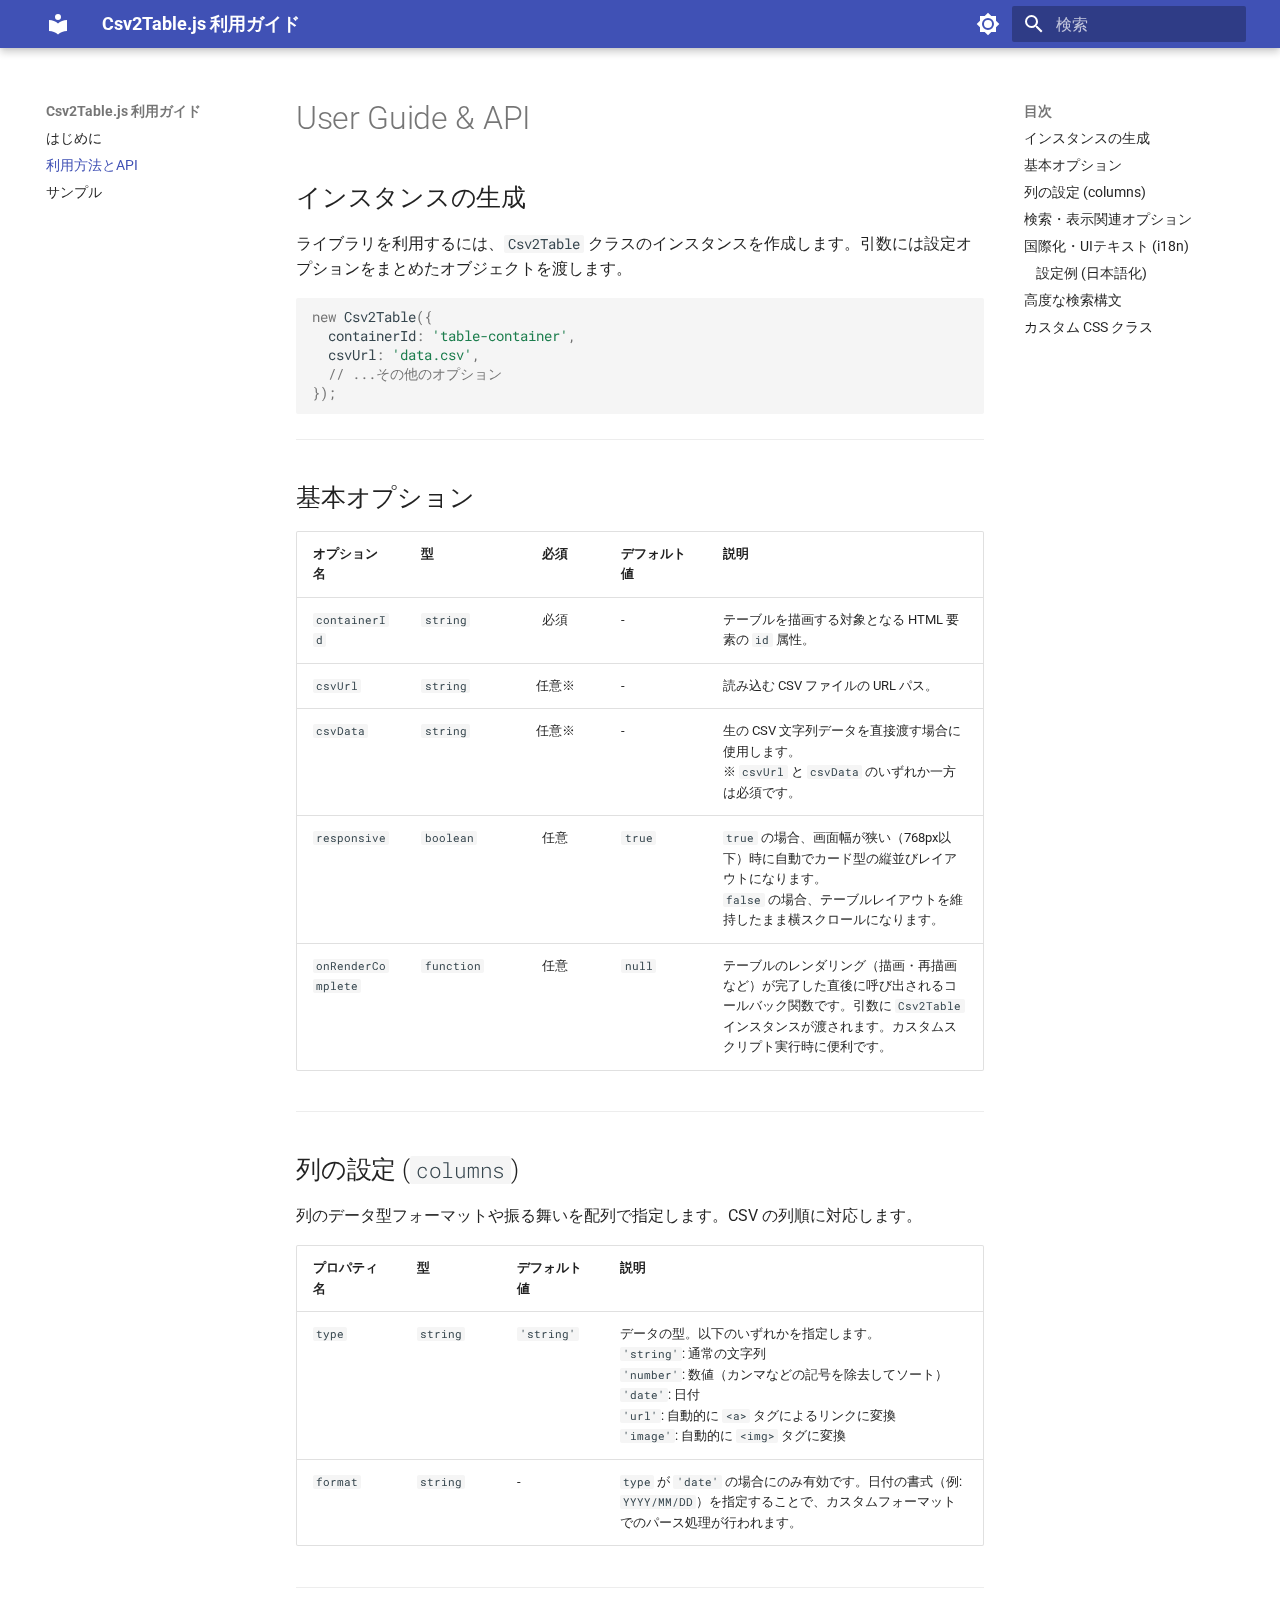
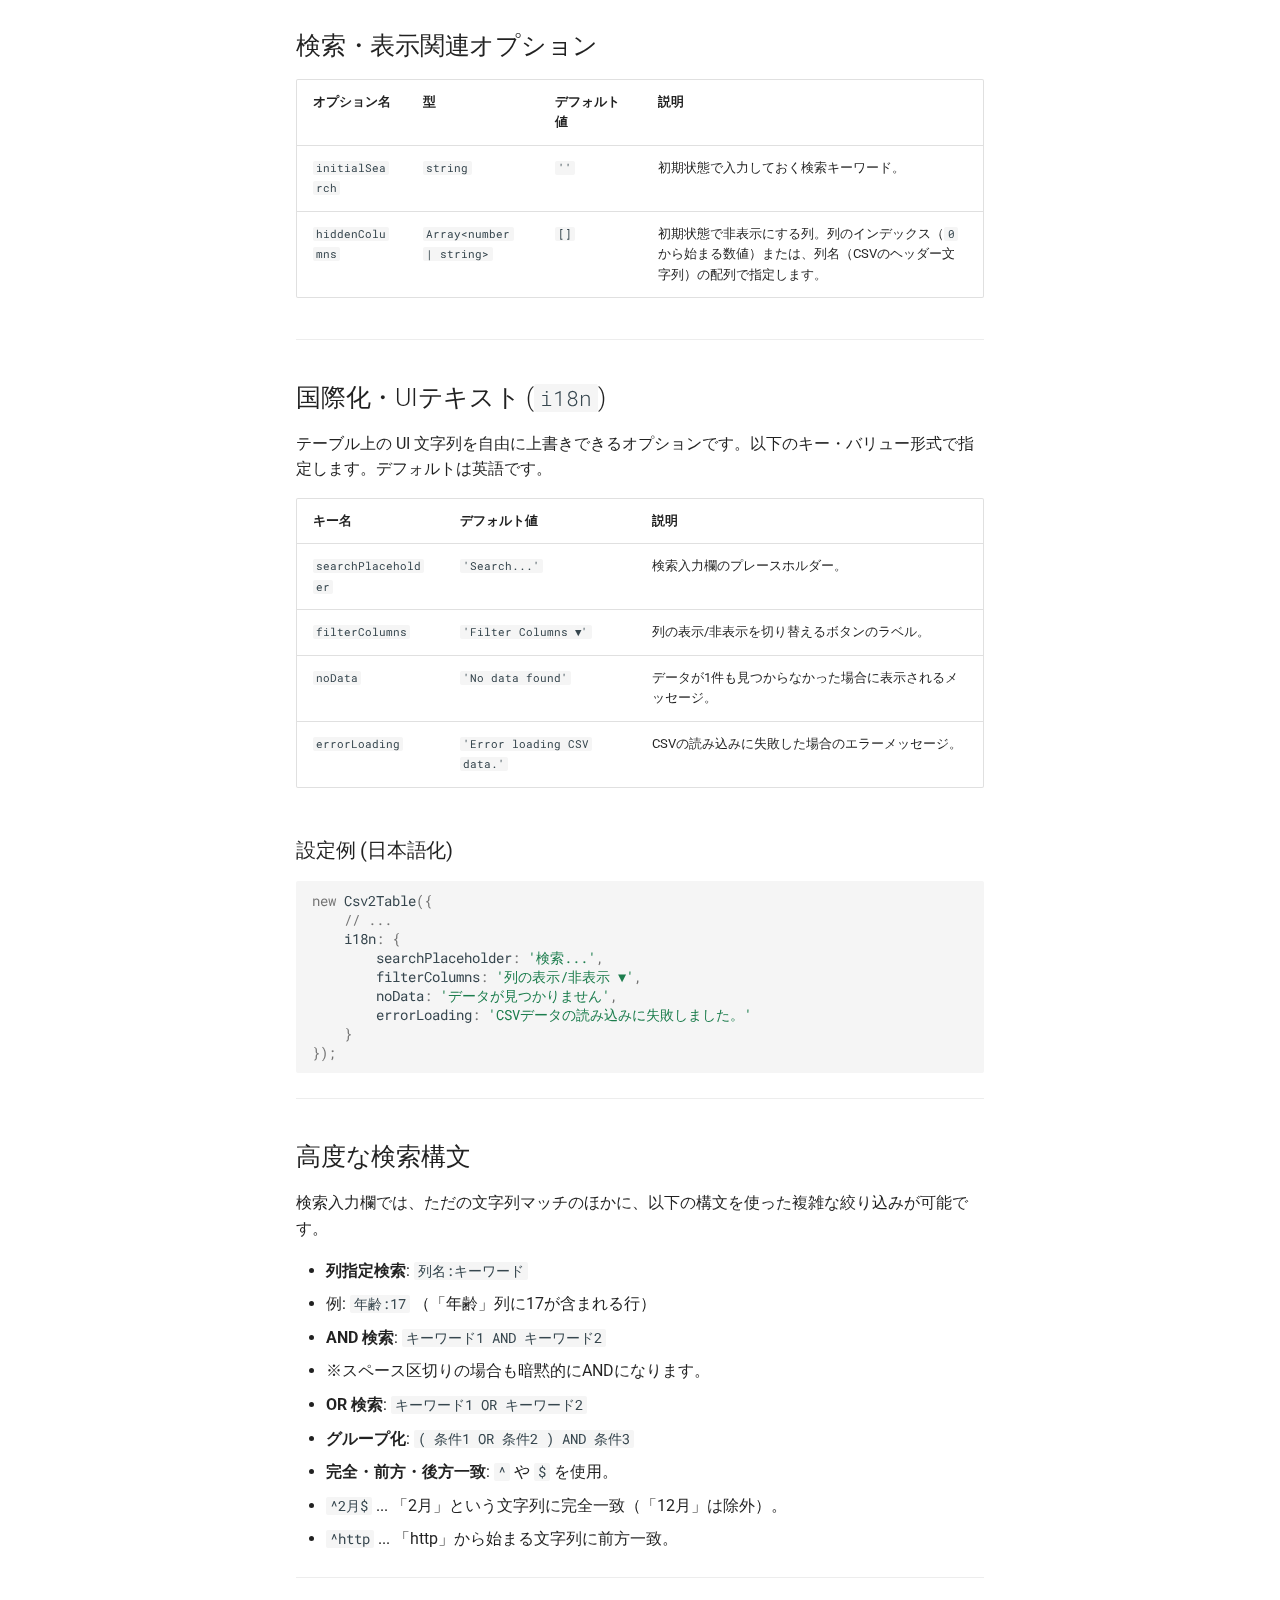
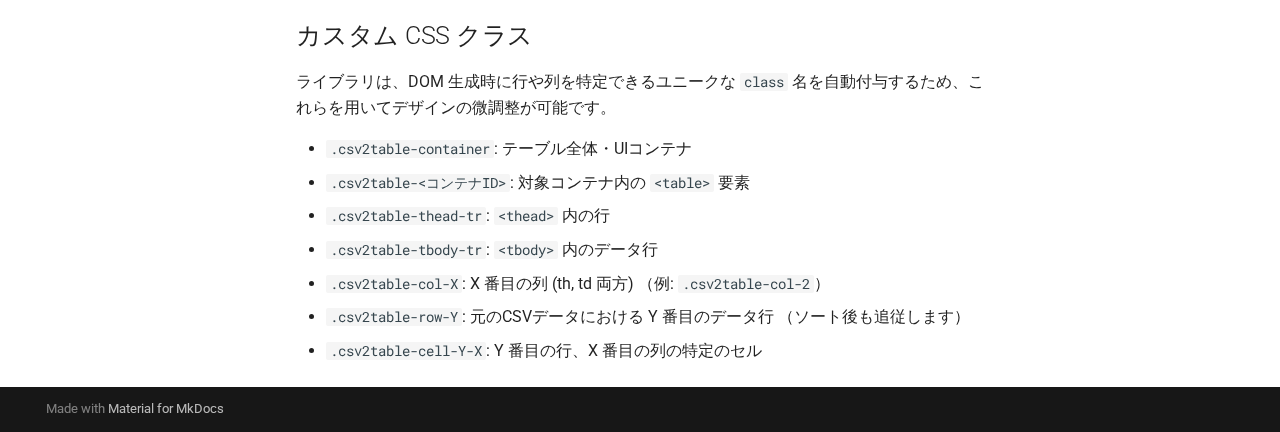
<file: site/guide/index.html>
<!doctype html>
<html lang="ja" class="no-js">
  <head>
    
      <meta charset="utf-8">
      <meta name="viewport" content="width=device-width,initial-scale=1">
      
        <meta name="description" content="CSVファイルを読み込んでソートやフィルター制御ができるHTMLテーブルを生成するライブラリ">
      
      
        <meta name="author" content="Csv2Table Developer">
      
      
      
        <link rel="prev" href="..">
      
      
        <link rel="next" href="../samples/">
      
      
        
      
      
      <link rel="icon" href="../assets/images/favicon.png">
      <meta name="generator" content="mkdocs-1.6.1, mkdocs-material-9.7.2">
    
    
      
        <title>利用方法とAPI - Csv2Table.js 利用ガイド</title>
      
    
    
      <link rel="stylesheet" href="../assets/stylesheets/main.484c7ddc.min.css">
      
        
        <link rel="stylesheet" href="../assets/stylesheets/palette.ab4e12ef.min.css">
      
      


    
    
      
    
    
      
        
        
        <link rel="preconnect" href="https://fonts.gstatic.com" crossorigin>
        <link rel="stylesheet" href="https://fonts.googleapis.com/css?family=Roboto:300,300i,400,400i,700,700i%7CRoboto+Mono:400,400i,700,700i&display=fallback">
        <style>:root{--md-text-font:"Roboto";--md-code-font:"Roboto Mono"}</style>
      
    
    
    <script>__md_scope=new URL("..",location),__md_hash=e=>[...e].reduce(((e,_)=>(e<<5)-e+_.charCodeAt(0)),0),__md_get=(e,_=localStorage,t=__md_scope)=>JSON.parse(_.getItem(t.pathname+"."+e)),__md_set=(e,_,t=localStorage,a=__md_scope)=>{try{t.setItem(a.pathname+"."+e,JSON.stringify(_))}catch(e){}}</script>
    
      

    
    
  </head>
  
  
    
    
      
    
    
    
    
    <body dir="ltr" data-md-color-scheme="default" data-md-color-primary="indigo" data-md-color-accent="indigo">
  
    
    <input class="md-toggle" data-md-toggle="drawer" type="checkbox" id="__drawer" autocomplete="off">
    <input class="md-toggle" data-md-toggle="search" type="checkbox" id="__search" autocomplete="off">
    <label class="md-overlay" for="__drawer"></label>
    <div data-md-component="skip">
      
        
        <a href="#user-guide-api" class="md-skip">
          コンテンツにスキップ
        </a>
      
    </div>
    <div data-md-component="announce">
      
    </div>
    
    
      

  

<header class="md-header md-header--shadow" data-md-component="header">
  <nav class="md-header__inner md-grid" aria-label="ヘッダー">
    <a href=".." title="Csv2Table.js 利用ガイド" class="md-header__button md-logo" aria-label="Csv2Table.js 利用ガイド" data-md-component="logo">
      
  
  <svg xmlns="http://www.w3.org/2000/svg" viewBox="0 0 24 24"><path d="M12 8a3 3 0 0 0 3-3 3 3 0 0 0-3-3 3 3 0 0 0-3 3 3 3 0 0 0 3 3m0 3.54C9.64 9.35 6.5 8 3 8v11c3.5 0 6.64 1.35 9 3.54 2.36-2.19 5.5-3.54 9-3.54V8c-3.5 0-6.64 1.35-9 3.54"/></svg>

    </a>
    <label class="md-header__button md-icon" for="__drawer">
      
      <svg xmlns="http://www.w3.org/2000/svg" viewBox="0 0 24 24"><path d="M3 6h18v2H3zm0 5h18v2H3zm0 5h18v2H3z"/></svg>
    </label>
    <div class="md-header__title" data-md-component="header-title">
      <div class="md-header__ellipsis">
        <div class="md-header__topic">
          <span class="md-ellipsis">
            Csv2Table.js 利用ガイド
          </span>
        </div>
        <div class="md-header__topic" data-md-component="header-topic">
          <span class="md-ellipsis">
            
              利用方法とAPI
            
          </span>
        </div>
      </div>
    </div>
    
      
        <form class="md-header__option" data-md-component="palette">
  
    
    
    
    <input class="md-option" data-md-color-media="" data-md-color-scheme="default" data-md-color-primary="indigo" data-md-color-accent="indigo"  aria-label="Switch to dark mode"  type="radio" name="__palette" id="__palette_0">
    
      <label class="md-header__button md-icon" title="Switch to dark mode" for="__palette_1" hidden>
        <svg xmlns="http://www.w3.org/2000/svg" viewBox="0 0 24 24"><path d="M12 8a4 4 0 0 0-4 4 4 4 0 0 0 4 4 4 4 0 0 0 4-4 4 4 0 0 0-4-4m0 10a6 6 0 0 1-6-6 6 6 0 0 1 6-6 6 6 0 0 1 6 6 6 6 0 0 1-6 6m8-9.31V4h-4.69L12 .69 8.69 4H4v4.69L.69 12 4 15.31V20h4.69L12 23.31 15.31 20H20v-4.69L23.31 12z"/></svg>
      </label>
    
  
    
    
    
    <input class="md-option" data-md-color-media="" data-md-color-scheme="slate" data-md-color-primary="indigo" data-md-color-accent="indigo"  aria-label="Switch to light mode"  type="radio" name="__palette" id="__palette_1">
    
      <label class="md-header__button md-icon" title="Switch to light mode" for="__palette_0" hidden>
        <svg xmlns="http://www.w3.org/2000/svg" viewBox="0 0 24 24"><path d="M12 18c-.89 0-1.74-.2-2.5-.55C11.56 16.5 13 14.42 13 12s-1.44-4.5-3.5-5.45C10.26 6.2 11.11 6 12 6a6 6 0 0 1 6 6 6 6 0 0 1-6 6m8-9.31V4h-4.69L12 .69 8.69 4H4v4.69L.69 12 4 15.31V20h4.69L12 23.31 15.31 20H20v-4.69L23.31 12z"/></svg>
      </label>
    
  
</form>
      
    
    
      <script>var palette=__md_get("__palette");if(palette&&palette.color){if("(prefers-color-scheme)"===palette.color.media){var media=matchMedia("(prefers-color-scheme: light)"),input=document.querySelector(media.matches?"[data-md-color-media='(prefers-color-scheme: light)']":"[data-md-color-media='(prefers-color-scheme: dark)']");palette.color.media=input.getAttribute("data-md-color-media"),palette.color.scheme=input.getAttribute("data-md-color-scheme"),palette.color.primary=input.getAttribute("data-md-color-primary"),palette.color.accent=input.getAttribute("data-md-color-accent")}for(var[key,value]of Object.entries(palette.color))document.body.setAttribute("data-md-color-"+key,value)}</script>
    
    
    
      
      
        <label class="md-header__button md-icon" for="__search">
          
          <svg xmlns="http://www.w3.org/2000/svg" viewBox="0 0 24 24"><path d="M9.5 3A6.5 6.5 0 0 1 16 9.5c0 1.61-.59 3.09-1.56 4.23l.27.27h.79l5 5-1.5 1.5-5-5v-.79l-.27-.27A6.52 6.52 0 0 1 9.5 16 6.5 6.5 0 0 1 3 9.5 6.5 6.5 0 0 1 9.5 3m0 2C7 5 5 7 5 9.5S7 14 9.5 14 14 12 14 9.5 12 5 9.5 5"/></svg>
        </label>
        <div class="md-search" data-md-component="search" role="dialog">
  <label class="md-search__overlay" for="__search"></label>
  <div class="md-search__inner" role="search">
    <form class="md-search__form" name="search">
      <input type="text" class="md-search__input" name="query" aria-label="検索" placeholder="検索" autocapitalize="off" autocorrect="off" autocomplete="off" spellcheck="false" data-md-component="search-query" required>
      <label class="md-search__icon md-icon" for="__search">
        
        <svg xmlns="http://www.w3.org/2000/svg" viewBox="0 0 24 24"><path d="M9.5 3A6.5 6.5 0 0 1 16 9.5c0 1.61-.59 3.09-1.56 4.23l.27.27h.79l5 5-1.5 1.5-5-5v-.79l-.27-.27A6.52 6.52 0 0 1 9.5 16 6.5 6.5 0 0 1 3 9.5 6.5 6.5 0 0 1 9.5 3m0 2C7 5 5 7 5 9.5S7 14 9.5 14 14 12 14 9.5 12 5 9.5 5"/></svg>
        
        <svg xmlns="http://www.w3.org/2000/svg" viewBox="0 0 24 24"><path d="M20 11v2H8l5.5 5.5-1.42 1.42L4.16 12l7.92-7.92L13.5 5.5 8 11z"/></svg>
      </label>
      <nav class="md-search__options" aria-label="検索">
        
        <button type="reset" class="md-search__icon md-icon" title="クリア" aria-label="クリア" tabindex="-1">
          
          <svg xmlns="http://www.w3.org/2000/svg" viewBox="0 0 24 24"><path d="M19 6.41 17.59 5 12 10.59 6.41 5 5 6.41 10.59 12 5 17.59 6.41 19 12 13.41 17.59 19 19 17.59 13.41 12z"/></svg>
        </button>
      </nav>
      
        <div class="md-search__suggest" data-md-component="search-suggest"></div>
      
    </form>
    <div class="md-search__output">
      <div class="md-search__scrollwrap" tabindex="0" data-md-scrollfix>
        <div class="md-search-result" data-md-component="search-result">
          <div class="md-search-result__meta">
            検索を初期化
          </div>
          <ol class="md-search-result__list" role="presentation"></ol>
        </div>
      </div>
    </div>
  </div>
</div>
      
    
    
  </nav>
  
</header>
    
    <div class="md-container" data-md-component="container">
      
      
        
          
        
      
      <main class="md-main" data-md-component="main">
        <div class="md-main__inner md-grid">
          
            
              
              <div class="md-sidebar md-sidebar--primary" data-md-component="sidebar" data-md-type="navigation" >
                <div class="md-sidebar__scrollwrap">
                  <div class="md-sidebar__inner">
                    



<nav class="md-nav md-nav--primary" aria-label="ナビゲーション" data-md-level="0">
  <label class="md-nav__title" for="__drawer">
    <a href=".." title="Csv2Table.js 利用ガイド" class="md-nav__button md-logo" aria-label="Csv2Table.js 利用ガイド" data-md-component="logo">
      
  
  <svg xmlns="http://www.w3.org/2000/svg" viewBox="0 0 24 24"><path d="M12 8a3 3 0 0 0 3-3 3 3 0 0 0-3-3 3 3 0 0 0-3 3 3 3 0 0 0 3 3m0 3.54C9.64 9.35 6.5 8 3 8v11c3.5 0 6.64 1.35 9 3.54 2.36-2.19 5.5-3.54 9-3.54V8c-3.5 0-6.64 1.35-9 3.54"/></svg>

    </a>
    Csv2Table.js 利用ガイド
  </label>
  
  <ul class="md-nav__list" data-md-scrollfix>
    
      
      
  
  
  
  
    <li class="md-nav__item">
      <a href=".." class="md-nav__link">
        
  
  
  <span class="md-ellipsis">
    
  
    はじめに
  

    
  </span>
  
  

      </a>
    </li>
  

    
      
      
  
  
    
  
  
  
    <li class="md-nav__item md-nav__item--active">
      
      <input class="md-nav__toggle md-toggle" type="checkbox" id="__toc">
      
      
        
      
      
        <label class="md-nav__link md-nav__link--active" for="__toc">
          
  
  
  <span class="md-ellipsis">
    
  
    利用方法とAPI
  

    
  </span>
  
  

          <span class="md-nav__icon md-icon"></span>
        </label>
      
      <a href="./" class="md-nav__link md-nav__link--active">
        
  
  
  <span class="md-ellipsis">
    
  
    利用方法とAPI
  

    
  </span>
  
  

      </a>
      
        

<nav class="md-nav md-nav--secondary" aria-label="目次">
  
  
  
    
  
  
    <label class="md-nav__title" for="__toc">
      <span class="md-nav__icon md-icon"></span>
      目次
    </label>
    <ul class="md-nav__list" data-md-component="toc" data-md-scrollfix>
      
        <li class="md-nav__item">
  <a href="#_1" class="md-nav__link">
    <span class="md-ellipsis">
      
        インスタンスの生成
      
    </span>
  </a>
  
</li>
      
        <li class="md-nav__item">
  <a href="#_2" class="md-nav__link">
    <span class="md-ellipsis">
      
        基本オプション
      
    </span>
  </a>
  
</li>
      
        <li class="md-nav__item">
  <a href="#columns" class="md-nav__link">
    <span class="md-ellipsis">
      
        列の設定 (columns)
      
    </span>
  </a>
  
</li>
      
        <li class="md-nav__item">
  <a href="#_3" class="md-nav__link">
    <span class="md-ellipsis">
      
        検索・表示関連オプション
      
    </span>
  </a>
  
</li>
      
        <li class="md-nav__item">
  <a href="#ui-i18n" class="md-nav__link">
    <span class="md-ellipsis">
      
        国際化・UIテキスト (i18n)
      
    </span>
  </a>
  
    <nav class="md-nav" aria-label="国際化・UIテキスト (i18n)">
      <ul class="md-nav__list">
        
          <li class="md-nav__item">
  <a href="#_4" class="md-nav__link">
    <span class="md-ellipsis">
      
        設定例 (日本語化)
      
    </span>
  </a>
  
</li>
        
      </ul>
    </nav>
  
</li>
      
        <li class="md-nav__item">
  <a href="#_5" class="md-nav__link">
    <span class="md-ellipsis">
      
        高度な検索構文
      
    </span>
  </a>
  
</li>
      
        <li class="md-nav__item">
  <a href="#css" class="md-nav__link">
    <span class="md-ellipsis">
      
        カスタム CSS クラス
      
    </span>
  </a>
  
</li>
      
    </ul>
  
</nav>
      
    </li>
  

    
      
      
  
  
  
  
    <li class="md-nav__item">
      <a href="../samples/" class="md-nav__link">
        
  
  
  <span class="md-ellipsis">
    
  
    サンプル
  

    
  </span>
  
  

      </a>
    </li>
  

    
  </ul>
</nav>
                  </div>
                </div>
              </div>
            
            
              
              <div class="md-sidebar md-sidebar--secondary" data-md-component="sidebar" data-md-type="toc" >
                <div class="md-sidebar__scrollwrap">
                  <div class="md-sidebar__inner">
                    

<nav class="md-nav md-nav--secondary" aria-label="目次">
  
  
  
    
  
  
    <label class="md-nav__title" for="__toc">
      <span class="md-nav__icon md-icon"></span>
      目次
    </label>
    <ul class="md-nav__list" data-md-component="toc" data-md-scrollfix>
      
        <li class="md-nav__item">
  <a href="#_1" class="md-nav__link">
    <span class="md-ellipsis">
      
        インスタンスの生成
      
    </span>
  </a>
  
</li>
      
        <li class="md-nav__item">
  <a href="#_2" class="md-nav__link">
    <span class="md-ellipsis">
      
        基本オプション
      
    </span>
  </a>
  
</li>
      
        <li class="md-nav__item">
  <a href="#columns" class="md-nav__link">
    <span class="md-ellipsis">
      
        列の設定 (columns)
      
    </span>
  </a>
  
</li>
      
        <li class="md-nav__item">
  <a href="#_3" class="md-nav__link">
    <span class="md-ellipsis">
      
        検索・表示関連オプション
      
    </span>
  </a>
  
</li>
      
        <li class="md-nav__item">
  <a href="#ui-i18n" class="md-nav__link">
    <span class="md-ellipsis">
      
        国際化・UIテキスト (i18n)
      
    </span>
  </a>
  
    <nav class="md-nav" aria-label="国際化・UIテキスト (i18n)">
      <ul class="md-nav__list">
        
          <li class="md-nav__item">
  <a href="#_4" class="md-nav__link">
    <span class="md-ellipsis">
      
        設定例 (日本語化)
      
    </span>
  </a>
  
</li>
        
      </ul>
    </nav>
  
</li>
      
        <li class="md-nav__item">
  <a href="#_5" class="md-nav__link">
    <span class="md-ellipsis">
      
        高度な検索構文
      
    </span>
  </a>
  
</li>
      
        <li class="md-nav__item">
  <a href="#css" class="md-nav__link">
    <span class="md-ellipsis">
      
        カスタム CSS クラス
      
    </span>
  </a>
  
</li>
      
    </ul>
  
</nav>
                  </div>
                </div>
              </div>
            
          
          
            <div class="md-content" data-md-component="content">
              
              <article class="md-content__inner md-typeset">
                
                  



<h1 id="user-guide-api">User Guide &amp; API</h1>
<h2 id="_1">インスタンスの生成</h2>
<p>ライブラリを利用するには、<code>Csv2Table</code> クラスのインスタンスを作成します。引数には設定オプションをまとめたオブジェクトを渡します。</p>
<div class="highlight"><pre><span></span><code><a id="__codelineno-0-1" name="__codelineno-0-1" href="#__codelineno-0-1"></a><span class="ow">new</span><span class="w"> </span><span class="nx">Csv2Table</span><span class="p">({</span>
<a id="__codelineno-0-2" name="__codelineno-0-2" href="#__codelineno-0-2"></a><span class="w">  </span><span class="nx">containerId</span><span class="o">:</span><span class="w"> </span><span class="s1">&#39;table-container&#39;</span><span class="p">,</span>
<a id="__codelineno-0-3" name="__codelineno-0-3" href="#__codelineno-0-3"></a><span class="w">  </span><span class="nx">csvUrl</span><span class="o">:</span><span class="w"> </span><span class="s1">&#39;data.csv&#39;</span><span class="p">,</span>
<a id="__codelineno-0-4" name="__codelineno-0-4" href="#__codelineno-0-4"></a><span class="w">  </span><span class="c1">// ...その他のオプション</span>
<a id="__codelineno-0-5" name="__codelineno-0-5" href="#__codelineno-0-5"></a><span class="p">});</span>
</code></pre></div>
<hr />
<h2 id="_2">基本オプション</h2>
<table>
<thead>
<tr>
<th style="text-align: left;">オプション名</th>
<th style="text-align: left;">型</th>
<th style="text-align: center;">必須</th>
<th style="text-align: left;">デフォルト値</th>
<th style="text-align: left;">説明</th>
</tr>
</thead>
<tbody>
<tr>
<td style="text-align: left;"><code>containerId</code></td>
<td style="text-align: left;"><code>string</code></td>
<td style="text-align: center;">必須</td>
<td style="text-align: left;">-</td>
<td style="text-align: left;">テーブルを描画する対象となる HTML 要素の <code>id</code> 属性。</td>
</tr>
<tr>
<td style="text-align: left;"><code>csvUrl</code></td>
<td style="text-align: left;"><code>string</code></td>
<td style="text-align: center;">任意※</td>
<td style="text-align: left;">-</td>
<td style="text-align: left;">読み込む CSV ファイルの URL パス。</td>
</tr>
<tr>
<td style="text-align: left;"><code>csvData</code></td>
<td style="text-align: left;"><code>string</code></td>
<td style="text-align: center;">任意※</td>
<td style="text-align: left;">-</td>
<td style="text-align: left;">生の CSV 文字列データを直接渡す場合に使用します。<br>※ <code>csvUrl</code> と <code>csvData</code> のいずれか一方は必須です。</td>
</tr>
<tr>
<td style="text-align: left;"><code>responsive</code></td>
<td style="text-align: left;"><code>boolean</code></td>
<td style="text-align: center;">任意</td>
<td style="text-align: left;"><code>true</code></td>
<td style="text-align: left;"><code>true</code> の場合、画面幅が狭い（768px以下）時に自動でカード型の縦並びレイアウトになります。<br><code>false</code> の場合、テーブルレイアウトを維持したまま横スクロールになります。</td>
</tr>
<tr>
<td style="text-align: left;"><code>onRenderComplete</code></td>
<td style="text-align: left;"><code>function</code></td>
<td style="text-align: center;">任意</td>
<td style="text-align: left;"><code>null</code></td>
<td style="text-align: left;">テーブルのレンダリング（描画・再描画など）が完了した直後に呼び出されるコールバック関数です。引数に <code>Csv2Table</code> インスタンスが渡されます。カスタムスクリプト実行時に便利です。</td>
</tr>
</tbody>
</table>
<hr />
<h2 id="columns">列の設定 (<code>columns</code>)</h2>
<p>列のデータ型フォーマットや振る舞いを配列で指定します。CSV の列順に対応します。</p>
<table>
<thead>
<tr>
<th style="text-align: left;">プロパティ名</th>
<th style="text-align: left;">型</th>
<th style="text-align: left;">デフォルト値</th>
<th style="text-align: left;">説明</th>
</tr>
</thead>
<tbody>
<tr>
<td style="text-align: left;"><code>type</code></td>
<td style="text-align: left;"><code>string</code></td>
<td style="text-align: left;"><code>'string'</code></td>
<td style="text-align: left;">データの型。以下のいずれかを指定します。<br><code>'string'</code>: 通常の文字列<br><code>'number'</code>: 数値（カンマなどの記号を除去してソート）<br><code>'date'</code>: 日付<br><code>'url'</code>: 自動的に <code>&lt;a&gt;</code> タグによるリンクに変換<br><code>'image'</code>: 自動的に <code>&lt;img&gt;</code> タグに変換</td>
</tr>
<tr>
<td style="text-align: left;"><code>format</code></td>
<td style="text-align: left;"><code>string</code></td>
<td style="text-align: left;">-</td>
<td style="text-align: left;"><code>type</code> が <code>'date'</code> の場合にのみ有効です。日付の書式（例: <code>YYYY/MM/DD</code>）を指定することで、カスタムフォーマットでのパース処理が行われます。</td>
</tr>
</tbody>
</table>
<hr />
<h2 id="_3">検索・表示関連オプション</h2>
<table>
<thead>
<tr>
<th style="text-align: left;">オプション名</th>
<th style="text-align: left;">型</th>
<th style="text-align: left;">デフォルト値</th>
<th style="text-align: left;">説明</th>
</tr>
</thead>
<tbody>
<tr>
<td style="text-align: left;"><code>initialSearch</code></td>
<td style="text-align: left;"><code>string</code></td>
<td style="text-align: left;"><code>''</code></td>
<td style="text-align: left;">初期状態で入力しておく検索キーワード。</td>
</tr>
<tr>
<td style="text-align: left;"><code>hiddenColumns</code></td>
<td style="text-align: left;"><code>Array&lt;number | string&gt;</code></td>
<td style="text-align: left;"><code>[]</code></td>
<td style="text-align: left;">初期状態で非表示にする列。列のインデックス（<code>0</code>から始まる数値）または、列名（CSVのヘッダー文字列）の配列で指定します。</td>
</tr>
</tbody>
</table>
<hr />
<h2 id="ui-i18n">国際化・UIテキスト (<code>i18n</code>)</h2>
<p>テーブル上の UI 文字列を自由に上書きできるオプションです。以下のキー・バリュー形式で指定します。デフォルトは英語です。</p>
<table>
<thead>
<tr>
<th style="text-align: left;">キー名</th>
<th style="text-align: left;">デフォルト値</th>
<th style="text-align: left;">説明</th>
</tr>
</thead>
<tbody>
<tr>
<td style="text-align: left;"><code>searchPlaceholder</code></td>
<td style="text-align: left;"><code>'Search...'</code></td>
<td style="text-align: left;">検索入力欄のプレースホルダー。</td>
</tr>
<tr>
<td style="text-align: left;"><code>filterColumns</code></td>
<td style="text-align: left;"><code>'Filter Columns ▼'</code></td>
<td style="text-align: left;">列の表示/非表示を切り替えるボタンのラベル。</td>
</tr>
<tr>
<td style="text-align: left;"><code>noData</code></td>
<td style="text-align: left;"><code>'No data found'</code></td>
<td style="text-align: left;">データが1件も見つからなかった場合に表示されるメッセージ。</td>
</tr>
<tr>
<td style="text-align: left;"><code>errorLoading</code></td>
<td style="text-align: left;"><code>'Error loading CSV data.'</code></td>
<td style="text-align: left;">CSVの読み込みに失敗した場合のエラーメッセージ。</td>
</tr>
</tbody>
</table>
<h3 id="_4">設定例 (日本語化)</h3>
<div class="highlight"><pre><span></span><code><a id="__codelineno-1-1" name="__codelineno-1-1" href="#__codelineno-1-1"></a><span class="ow">new</span><span class="w"> </span><span class="nx">Csv2Table</span><span class="p">({</span>
<a id="__codelineno-1-2" name="__codelineno-1-2" href="#__codelineno-1-2"></a><span class="w">    </span><span class="c1">// ...</span>
<a id="__codelineno-1-3" name="__codelineno-1-3" href="#__codelineno-1-3"></a><span class="w">    </span><span class="nx">i18n</span><span class="o">:</span><span class="w"> </span><span class="p">{</span>
<a id="__codelineno-1-4" name="__codelineno-1-4" href="#__codelineno-1-4"></a><span class="w">        </span><span class="nx">searchPlaceholder</span><span class="o">:</span><span class="w"> </span><span class="s1">&#39;検索...&#39;</span><span class="p">,</span>
<a id="__codelineno-1-5" name="__codelineno-1-5" href="#__codelineno-1-5"></a><span class="w">        </span><span class="nx">filterColumns</span><span class="o">:</span><span class="w"> </span><span class="s1">&#39;列の表示/非表示 ▼&#39;</span><span class="p">,</span>
<a id="__codelineno-1-6" name="__codelineno-1-6" href="#__codelineno-1-6"></a><span class="w">        </span><span class="nx">noData</span><span class="o">:</span><span class="w"> </span><span class="s1">&#39;データが見つかりません&#39;</span><span class="p">,</span>
<a id="__codelineno-1-7" name="__codelineno-1-7" href="#__codelineno-1-7"></a><span class="w">        </span><span class="nx">errorLoading</span><span class="o">:</span><span class="w"> </span><span class="s1">&#39;CSVデータの読み込みに失敗しました。&#39;</span>
<a id="__codelineno-1-8" name="__codelineno-1-8" href="#__codelineno-1-8"></a><span class="w">    </span><span class="p">}</span>
<a id="__codelineno-1-9" name="__codelineno-1-9" href="#__codelineno-1-9"></a><span class="p">});</span>
</code></pre></div>
<hr />
<h2 id="_5">高度な検索構文</h2>
<p>検索入力欄では、ただの文字列マッチのほかに、以下の構文を使った複雑な絞り込みが可能です。</p>
<ul>
<li><strong>列指定検索</strong>: <code>列名:キーワード</code> </li>
<li>例: <code>年齢:17</code> （「年齢」列に17が含まれる行）</li>
<li><strong>AND 検索</strong>: <code>キーワード1 AND キーワード2</code> </li>
<li>※スペース区切りの場合も暗黙的にANDになります。</li>
<li><strong>OR 検索</strong>: <code>キーワード1 OR キーワード2</code></li>
<li><strong>グループ化</strong>: <code>( 条件1 OR 条件2 ) AND 条件3</code></li>
<li><strong>完全・前方・後方一致</strong>: <code>^</code> や <code>$</code> を使用。</li>
<li><code>^2月$</code> ... 「2月」という文字列に完全一致（「12月」は除外）。</li>
<li><code>^http</code> ... 「http」から始まる文字列に前方一致。</li>
</ul>
<hr />
<h2 id="css">カスタム CSS クラス</h2>
<p>ライブラリは、DOM 生成時に行や列を特定できるユニークな <code>class</code> 名を自動付与するため、これらを用いてデザインの微調整が可能です。</p>
<ul>
<li><code>.csv2table-container</code>: テーブル全体・UIコンテナ</li>
<li><code>.csv2table-&lt;コンテナID&gt;</code>: 対象コンテナ内の <code>&lt;table&gt;</code> 要素</li>
<li><code>.csv2table-thead-tr</code>: <code>&lt;thead&gt;</code> 内の行</li>
<li><code>.csv2table-tbody-tr</code>: <code>&lt;tbody&gt;</code> 内のデータ行</li>
<li><code>.csv2table-col-X</code>: X 番目の列 (th, td 両方) （例: <code>.csv2table-col-2</code>）</li>
<li><code>.csv2table-row-Y</code>: 元のCSVデータにおける Y 番目のデータ行 （ソート後も追従します）</li>
<li><code>.csv2table-cell-Y-X</code>: Y 番目の行、X 番目の列の特定のセル</li>
</ul>












                
              </article>
            </div>
          
          
<script>var target=document.getElementById(location.hash.slice(1));target&&target.name&&(target.checked=target.name.startsWith("__tabbed_"))</script>
        </div>
        
          <button type="button" class="md-top md-icon" data-md-component="top" hidden>
  
  <svg xmlns="http://www.w3.org/2000/svg" viewBox="0 0 24 24"><path d="M13 20h-2V8l-5.5 5.5-1.42-1.42L12 4.16l7.92 7.92-1.42 1.42L13 8z"/></svg>
  ページトップへ戻る
</button>
        
      </main>
      
        <footer class="md-footer">
  
  <div class="md-footer-meta md-typeset">
    <div class="md-footer-meta__inner md-grid">
      <div class="md-copyright">
  
  
    Made with
    <a href="https://squidfunk.github.io/mkdocs-material/" target="_blank" rel="noopener">
      Material for MkDocs
    </a>
  
</div>
      
    </div>
  </div>
</footer>
      
    </div>
    <div class="md-dialog" data-md-component="dialog">
      <div class="md-dialog__inner md-typeset"></div>
    </div>
    
    
    
      
      
      <script id="__config" type="application/json">{"annotate": null, "base": "..", "features": ["navigation.sections", "navigation.indexes", "navigation.top", "search.suggest", "search.highlight"], "search": "../assets/javascripts/workers/search.2c215733.min.js", "tags": null, "translations": {"clipboard.copied": "\u30b3\u30d4\u30fc\u3057\u307e\u3057\u305f", "clipboard.copy": "\u30af\u30ea\u30c3\u30d7\u30dc\u30fc\u30c9\u3078\u30b3\u30d4\u30fc", "search.result.more.one": "\u3053\u306e\u30da\u30fc\u30b8\u5185\u306b\u3082\u30461\u4ef6\u898b\u3064\u304b\u308a\u307e\u3057\u305f", "search.result.more.other": "\u3053\u306e\u30da\u30fc\u30b8\u5185\u306b\u3042\u3068#\u4ef6\u898b\u3064\u304b\u308a\u307e\u3057\u305f", "search.result.none": "\u4f55\u3082\u898b\u3064\u304b\u308a\u307e\u305b\u3093\u3067\u3057\u305f", "search.result.one": "1\u4ef6\u898b\u3064\u304b\u308a\u307e\u3057\u305f", "search.result.other": "#\u4ef6\u898b\u3064\u304b\u308a\u307e\u3057\u305f", "search.result.placeholder": "\u691c\u7d22\u30ad\u30fc\u30ef\u30fc\u30c9\u3092\u5165\u529b\u3057\u3066\u304f\u3060\u3055\u3044", "search.result.term.missing": "\u691c\u7d22\u306b\u542b\u307e\u308c\u306a\u3044", "select.version": "\u30d0\u30fc\u30b8\u30e7\u30f3\u5207\u308a\u66ff\u3048"}, "version": null}</script>
    
    
      <script src="../assets/javascripts/bundle.79ae519e.min.js"></script>
      
    
  </body>
</html>
</file>
<file: docs/assets/stylesheets/main.484c7ddc.min.css>
@charset "UTF-8";html{-webkit-text-size-adjust:none;-moz-text-size-adjust:none;text-size-adjust:none;box-sizing:border-box}*,:after,:before{box-sizing:inherit}@media (prefers-reduced-motion){*,:after,:before{transition:none!important}}body{margin:0}a,button,input,label{-webkit-tap-highlight-color:transparent}a{color:inherit;text-decoration:none}hr{border:0;box-sizing:initial;display:block;height:.05rem;overflow:visible;padding:0}small{font-size:80%}sub,sup{line-height:1em}img{border-style:none}table{border-collapse:initial;border-spacing:0}td,th{font-weight:400;vertical-align:top}button{background:#0000;border:0;font-family:inherit;font-size:inherit;margin:0;padding:0}input{border:0;outline:none}:root{--md-primary-fg-color:#4051b5;--md-primary-fg-color--light:#5d6cc0;--md-primary-fg-color--dark:#303fa1;--md-primary-bg-color:#fff;--md-primary-bg-color--light:#ffffffb3;--md-accent-fg-color:#526cfe;--md-accent-fg-color--transparent:#526cfe1a;--md-accent-bg-color:#fff;--md-accent-bg-color--light:#ffffffb3}[data-md-color-scheme=default]{color-scheme:light}[data-md-color-scheme=default] img[src$="#gh-dark-mode-only"],[data-md-color-scheme=default] img[src$="#only-dark"]{display:none}:root,[data-md-color-scheme=default]{--md-hue:225deg;--md-default-fg-color:#000000de;--md-default-fg-color--light:#0000008a;--md-default-fg-color--lighter:#00000052;--md-default-fg-color--lightest:#00000012;--md-default-bg-color:#fff;--md-default-bg-color--light:#ffffffb3;--md-default-bg-color--lighter:#ffffff4d;--md-default-bg-color--lightest:#ffffff1f;--md-code-fg-color:#36464e;--md-code-bg-color:#f5f5f5;--md-code-bg-color--light:#f5f5f5b3;--md-code-bg-color--lighter:#f5f5f54d;--md-code-hl-color:#4287ff;--md-code-hl-color--light:#4287ff1a;--md-code-hl-number-color:#d52a2a;--md-code-hl-special-color:#db1457;--md-code-hl-function-color:#a846b9;--md-code-hl-constant-color:#6e59d9;--md-code-hl-keyword-color:#3f6ec6;--md-code-hl-string-color:#1c7d4d;--md-code-hl-name-color:var(--md-code-fg-color);--md-code-hl-operator-color:var(--md-default-fg-color--light);--md-code-hl-punctuation-color:var(--md-default-fg-color--light);--md-code-hl-comment-color:var(--md-default-fg-color--light);--md-code-hl-generic-color:var(--md-default-fg-color--light);--md-code-hl-variable-color:var(--md-default-fg-color--light);--md-typeset-color:var(--md-default-fg-color);--md-typeset-a-color:var(--md-primary-fg-color);--md-typeset-del-color:#f5503d26;--md-typeset-ins-color:#0bd57026;--md-typeset-kbd-color:#fafafa;--md-typeset-kbd-accent-color:#fff;--md-typeset-kbd-border-color:#b8b8b8;--md-typeset-mark-color:#ffff0080;--md-typeset-table-color:#0000001f;--md-typeset-table-color--light:rgba(0,0,0,.035);--md-admonition-fg-color:var(--md-default-fg-color);--md-admonition-bg-color:var(--md-default-bg-color);--md-warning-fg-color:#000000de;--md-warning-bg-color:#ff9;--md-footer-fg-color:#fff;--md-footer-fg-color--light:#ffffffb3;--md-footer-fg-color--lighter:#ffffff73;--md-footer-bg-color:#000000de;--md-footer-bg-color--dark:#00000052;--md-shadow-z1:0 0.2rem 0.5rem #0000000d,0 0 0.05rem #0000001a;--md-shadow-z2:0 0.2rem 0.5rem #0000001a,0 0 0.05rem #00000040;--md-shadow-z3:0 0.2rem 0.5rem #0003,0 0 0.05rem #00000059}.md-icon svg{fill:currentcolor;display:block;height:1.2rem;width:1.2rem}body{-webkit-font-smoothing:antialiased;-moz-osx-font-smoothing:grayscale;--md-text-font-family:var(--md-text-font,_),-apple-system,BlinkMacSystemFont,Helvetica,Arial,sans-serif;--md-code-font-family:var(--md-code-font,_),SFMono-Regular,Consolas,Menlo,monospace}aside,body,input{font-feature-settings:"kern","liga";color:var(--md-typeset-color);font-family:var(--md-text-font-family)}code,kbd,pre{font-feature-settings:"kern";font-family:var(--md-code-font-family)}:root{--md-typeset-table-sort-icon:url('data:image/svg+xml;charset=utf-8,<svg xmlns="http://www.w3.org/2000/svg" viewBox="0 0 24 24"><path d="m18 21-4-4h3V7h-3l4-4 4 4h-3v10h3M2 19v-2h10v2M2 13v-2h7v2M2 7V5h4v2z"/></svg>');--md-typeset-table-sort-icon--asc:url('data:image/svg+xml;charset=utf-8,<svg xmlns="http://www.w3.org/2000/svg" viewBox="0 0 24 24"><path d="M19 17h3l-4 4-4-4h3V3h2M2 17h10v2H2M6 5v2H2V5m0 6h7v2H2z"/></svg>');--md-typeset-table-sort-icon--desc:url('data:image/svg+xml;charset=utf-8,<svg xmlns="http://www.w3.org/2000/svg" viewBox="0 0 24 24"><path d="M19 7h3l-4-4-4 4h3v14h2M2 17h10v2H2M6 5v2H2V5m0 6h7v2H2z"/></svg>')}.md-typeset{-webkit-print-color-adjust:exact;color-adjust:exact;font-size:.8rem;line-height:1.6;overflow-wrap:break-word}@media print{.md-typeset{font-size:.68rem}}.md-typeset blockquote,.md-typeset dl,.md-typeset figure,.md-typeset ol,.md-typeset pre,.md-typeset ul{margin-bottom:1em;margin-top:1em}.md-typeset h1{color:var(--md-default-fg-color--light);font-size:2em;line-height:1.3;margin:0 0 1.25em}.md-typeset h1,.md-typeset h2{font-weight:300;letter-spacing:-.01em}.md-typeset h2{font-size:1.5625em;line-height:1.4;margin:1.6em 0 .64em}.md-typeset h3{font-size:1.25em;font-weight:400;letter-spacing:-.01em;line-height:1.5;margin:1.6em 0 .8em}.md-typeset h2+h3{margin-top:.8em}.md-typeset h4{font-weight:700;letter-spacing:-.01em;margin:1em 0}.md-typeset h5,.md-typeset h6{color:var(--md-default-fg-color--light);font-size:.8em;font-weight:700;letter-spacing:-.01em;margin:1.25em 0}.md-typeset h5{text-transform:uppercase}.md-typeset h5 code{text-transform:none}.md-typeset hr{border-bottom:.05rem solid var(--md-default-fg-color--lightest);display:flow-root;margin:1.5em 0}.md-typeset a{color:var(--md-typeset-a-color);word-break:break-word}.md-typeset a,.md-typeset a:before{transition:color 125ms}.md-typeset a:focus,.md-typeset a:hover{color:var(--md-accent-fg-color)}.md-typeset a:focus code,.md-typeset a:hover code{background-color:var(--md-accent-fg-color--transparent);color:var(--md-accent-fg-color)}.md-typeset a code{color:var(--md-typeset-a-color)}.md-typeset a.focus-visible{outline-color:var(--md-accent-fg-color);outline-offset:.2rem}.md-typeset code,.md-typeset kbd,.md-typeset pre{color:var(--md-code-fg-color);direction:ltr;font-variant-ligatures:none;transition:background-color 125ms}@media print{.md-typeset code,.md-typeset kbd,.md-typeset pre{white-space:pre-wrap}}.md-typeset code{background-color:var(--md-code-bg-color);border-radius:.1rem;-webkit-box-decoration-break:clone;box-decoration-break:clone;font-size:.85em;padding:0 .2941176471em;transition:color 125ms,background-color 125ms;word-break:break-word}.md-typeset code:not(.focus-visible){-webkit-tap-highlight-color:transparent;outline:none}.md-typeset pre{display:flow-root;line-height:1.4;position:relative}.md-typeset pre>code{-webkit-box-decoration-break:slice;box-decoration-break:slice;box-shadow:none;display:block;margin:0;outline-color:var(--md-accent-fg-color);overflow:auto;padding:.7720588235em 1.1764705882em;scrollbar-color:var(--md-default-fg-color--lighter) #0000;scrollbar-width:thin;touch-action:auto;word-break:normal}.md-typeset pre>code:hover{scrollbar-color:var(--md-accent-fg-color) #0000}.md-typeset pre>code::-webkit-scrollbar{height:.2rem;width:.2rem}.md-typeset pre>code::-webkit-scrollbar-thumb{background-color:var(--md-default-fg-color--lighter)}.md-typeset pre>code::-webkit-scrollbar-thumb:hover{background-color:var(--md-accent-fg-color)}.md-typeset kbd{background-color:var(--md-typeset-kbd-color);border-radius:.1rem;box-shadow:0 .1rem 0 .05rem var(--md-typeset-kbd-border-color),0 .1rem 0 var(--md-typeset-kbd-border-color),0 -.1rem .2rem var(--md-typeset-kbd-accent-color) inset;color:var(--md-default-fg-color);display:inline-block;font-size:.75em;padding:0 .6666666667em;vertical-align:text-top;word-break:break-word}.md-typeset mark{background-color:var(--md-typeset-mark-color);-webkit-box-decoration-break:clone;box-decoration-break:clone;color:inherit;word-break:break-word}.md-typeset abbr{cursor:help;text-decoration:none}.md-typeset [data-preview],.md-typeset abbr{border-bottom:.05rem dotted var(--md-default-fg-color--light)}.md-typeset small{opacity:.75}[dir=ltr] .md-typeset sub,[dir=ltr] .md-typeset sup{margin-left:.078125em}[dir=rtl] .md-typeset sub,[dir=rtl] .md-typeset sup{margin-right:.078125em}[dir=ltr] .md-typeset blockquote{padding-left:.6rem}[dir=rtl] .md-typeset blockquote{padding-right:.6rem}[dir=ltr] .md-typeset blockquote{border-left:.2rem solid var(--md-default-fg-color--lighter)}[dir=rtl] .md-typeset blockquote{border-right:.2rem solid var(--md-default-fg-color--lighter)}.md-typeset blockquote{color:var(--md-default-fg-color--light);margin-left:0;margin-right:0}.md-typeset ul{list-style-type:disc}.md-typeset ul[type]{list-style-type:revert-layer}[dir=ltr] .md-typeset ol,[dir=ltr] .md-typeset ul{margin-left:.625em}[dir=rtl] .md-typeset ol,[dir=rtl] .md-typeset ul{margin-right:.625em}.md-typeset ol,.md-typeset ul{padding:0}.md-typeset ol:not([hidden]),.md-typeset ul:not([hidden]){display:flow-root}.md-typeset ol ol,.md-typeset ul ol{list-style-type:lower-alpha}.md-typeset ol ol ol,.md-typeset ul ol ol{list-style-type:lower-roman}.md-typeset ol ol ol ol,.md-typeset ul ol ol ol{list-style-type:upper-alpha}.md-typeset ol ol ol ol ol,.md-typeset ul ol ol ol ol{list-style-type:upper-roman}.md-typeset ol[type],.md-typeset ul[type]{list-style-type:revert-layer}[dir=ltr] .md-typeset ol li,[dir=ltr] .md-typeset ul li{margin-left:1.25em}[dir=rtl] .md-typeset ol li,[dir=rtl] .md-typeset ul li{margin-right:1.25em}.md-typeset ol li,.md-typeset ul li{margin-bottom:.5em}.md-typeset ol li blockquote,.md-typeset ol li p,.md-typeset ul li blockquote,.md-typeset ul li p{margin:.5em 0}.md-typeset ol li:last-child,.md-typeset ul li:last-child{margin-bottom:0}[dir=ltr] .md-typeset ol li ol,[dir=ltr] .md-typeset ol li ul,[dir=ltr] .md-typeset ul li ol,[dir=ltr] .md-typeset ul li ul{margin-left:.625em}[dir=rtl] .md-typeset ol li ol,[dir=rtl] .md-typeset ol li ul,[dir=rtl] .md-typeset ul li ol,[dir=rtl] .md-typeset ul li ul{margin-right:.625em}.md-typeset ol li ol,.md-typeset ol li ul,.md-typeset ul li ol,.md-typeset ul li ul{margin-bottom:.5em;margin-top:.5em}[dir=ltr] .md-typeset dd{margin-left:1.875em}[dir=rtl] .md-typeset dd{margin-right:1.875em}.md-typeset dd{margin-bottom:1.5em;margin-top:1em}.md-typeset img,.md-typeset svg,.md-typeset video{height:auto;max-width:100%}.md-typeset img[align=left]{margin:1em 1em 1em 0}.md-typeset img[align=right]{margin:1em 0 1em 1em}.md-typeset img[align]:only-child{margin-top:0}.md-typeset figure{display:flow-root;margin:1em auto;max-width:100%;text-align:center;width:fit-content}.md-typeset figure img{display:block;margin:0 auto}.md-typeset figcaption{font-style:italic;margin:1em auto;max-width:24rem}.md-typeset iframe{max-width:100%}.md-typeset table:not([class]){background-color:var(--md-default-bg-color);border:.05rem solid var(--md-typeset-table-color);border-radius:.1rem;display:inline-block;font-size:.64rem;max-width:100%;overflow:auto;touch-action:auto}@media print{.md-typeset table:not([class]){display:table}}.md-typeset table:not([class])+*{margin-top:1.5em}.md-typeset table:not([class]) td>:first-child,.md-typeset table:not([class]) th>:first-child{margin-top:0}.md-typeset table:not([class]) td>:last-child,.md-typeset table:not([class]) th>:last-child{margin-bottom:0}.md-typeset table:not([class]) td:not([align]),.md-typeset table:not([class]) th:not([align]){text-align:left}[dir=rtl] .md-typeset table:not([class]) td:not([align]),[dir=rtl] .md-typeset table:not([class]) th:not([align]){text-align:right}.md-typeset table:not([class]) th{font-weight:700;min-width:5rem;padding:.9375em 1.25em;vertical-align:top}.md-typeset table:not([class]) td{border-top:.05rem solid var(--md-typeset-table-color);padding:.9375em 1.25em;vertical-align:top}.md-typeset table:not([class]) tbody tr{transition:background-color 125ms}.md-typeset table:not([class]) tbody tr:hover{background-color:var(--md-typeset-table-color--light);box-shadow:0 .05rem 0 var(--md-default-bg-color) inset}.md-typeset table:not([class]) a{word-break:normal}.md-typeset table th[role=columnheader]{cursor:pointer}[dir=ltr] .md-typeset table th[role=columnheader]:after{margin-left:.5em}[dir=rtl] .md-typeset table th[role=columnheader]:after{margin-right:.5em}.md-typeset table th[role=columnheader]:after{content:"";display:inline-block;height:1.2em;-webkit-mask-image:var(--md-typeset-table-sort-icon);mask-image:var(--md-typeset-table-sort-icon);-webkit-mask-repeat:no-repeat;mask-repeat:no-repeat;-webkit-mask-size:contain;mask-size:contain;transition:background-color 125ms;vertical-align:text-bottom;width:1.2em}.md-typeset table th[role=columnheader]:hover:after{background-color:var(--md-default-fg-color--lighter)}.md-typeset table th[role=columnheader][aria-sort=ascending]:after{background-color:var(--md-default-fg-color--light);-webkit-mask-image:var(--md-typeset-table-sort-icon--asc);mask-image:var(--md-typeset-table-sort-icon--asc)}.md-typeset table th[role=columnheader][aria-sort=descending]:after{background-color:var(--md-default-fg-color--light);-webkit-mask-image:var(--md-typeset-table-sort-icon--desc);mask-image:var(--md-typeset-table-sort-icon--desc)}.md-typeset__scrollwrap{margin:1em -.8rem;overflow-x:auto;touch-action:auto}.md-typeset__table{display:inline-block;margin-bottom:.5em;padding:0 .8rem}@media print{.md-typeset__table{display:block}}html .md-typeset__table table{display:table;margin:0;overflow:hidden;width:100%}@media screen and (max-width:44.984375em){.md-content__inner>pre{margin:1em -.8rem}.md-content__inner>pre code{border-radius:0}}.md-typeset .md-author{border-radius:100%;display:block;flex-shrink:0;height:1.6rem;overflow:hidden;position:relative;transition:color 125ms,transform 125ms;width:1.6rem}.md-typeset .md-author img{display:block}.md-typeset .md-author--more{background:var(--md-default-fg-color--lightest);color:var(--md-default-fg-color--lighter);font-size:.6rem;font-weight:700;line-height:1.6rem;text-align:center}.md-typeset .md-author--long{height:2.4rem;width:2.4rem}.md-typeset a.md-author{transform:scale(1)}.md-typeset a.md-author img{border-radius:100%;filter:grayscale(100%) opacity(75%);transition:filter 125ms}.md-typeset a.md-author:focus,.md-typeset a.md-author:hover{transform:scale(1.1);z-index:1}.md-typeset a.md-author:focus img,.md-typeset a.md-author:hover img{filter:grayscale(0)}.md-banner{background-color:var(--md-footer-bg-color);color:var(--md-footer-fg-color);overflow:auto}@media print{.md-banner{display:none}}.md-banner--warning{background-color:var(--md-warning-bg-color);color:var(--md-warning-fg-color)}.md-banner__inner{font-size:.7rem;margin:.6rem auto;padding:0 .8rem}[dir=ltr] .md-banner__button{float:right}[dir=rtl] .md-banner__button{float:left}.md-banner__button{color:inherit;cursor:pointer;transition:opacity .25s}.no-js .md-banner__button{display:none}.md-banner__button:hover{opacity:.7}html{font-size:125%;height:100%;overflow-x:hidden}@media screen and (min-width:100em){html{font-size:137.5%}}@media screen and (min-width:125em){html{font-size:150%}}body{background-color:var(--md-default-bg-color);display:flex;flex-direction:column;font-size:.5rem;min-height:100%;position:relative;width:100%}@media print{body{display:block}}@media screen and (max-width:59.984375em){body[data-md-scrolllock]{position:fixed}}.md-grid{margin-left:auto;margin-right:auto;max-width:61rem}.md-container{display:flex;flex-direction:column;flex-grow:1}@media print{.md-container{display:block}}.md-main{flex-grow:1}.md-main__inner{display:flex;height:100%;margin-top:1.5rem}.md-ellipsis{overflow:hidden;text-overflow:ellipsis}.md-toggle{display:none}.md-option{height:0;opacity:0;position:absolute;width:0}.md-option:checked+label:not([hidden]){display:block}.md-option.focus-visible+label{outline-color:var(--md-accent-fg-color);outline-style:auto}.md-skip{background-color:var(--md-default-fg-color);border-radius:.1rem;color:var(--md-default-bg-color);font-size:.64rem;margin:.5rem;opacity:0;outline-color:var(--md-accent-fg-color);padding:.3rem .5rem;position:fixed;transform:translateY(.4rem);z-index:-1}.md-skip:focus{opacity:1;transform:translateY(0);transition:transform .25s cubic-bezier(.4,0,.2,1),opacity 175ms 75ms;z-index:10}@page{margin:25mm}:root{--md-clipboard-icon:url('data:image/svg+xml;charset=utf-8,<svg xmlns="http://www.w3.org/2000/svg" viewBox="0 0 24 24"><path d="M19 21H8V7h11m0-2H8a2 2 0 0 0-2 2v14a2 2 0 0 0 2 2h11a2 2 0 0 0 2-2V7a2 2 0 0 0-2-2m-3-4H4a2 2 0 0 0-2 2v14h2V3h12z"/></svg>')}.md-clipboard{border-radius:.1rem;color:var(--md-default-fg-color--lightest);cursor:pointer;height:1.5em;outline-color:var(--md-accent-fg-color);outline-offset:.1rem;transition:color .25s;width:1.5em;z-index:1}@media print{.md-clipboard{display:none}}.md-clipboard:not(.focus-visible){-webkit-tap-highlight-color:transparent;outline:none}:hover>.md-clipboard{color:var(--md-default-fg-color--light)}.md-clipboard:focus,.md-clipboard:hover{color:var(--md-accent-fg-color)}.md-clipboard:after{background-color:currentcolor;content:"";display:block;height:1.125em;margin:0 auto;-webkit-mask-image:var(--md-clipboard-icon);mask-image:var(--md-clipboard-icon);-webkit-mask-position:center;mask-position:center;-webkit-mask-repeat:no-repeat;mask-repeat:no-repeat;-webkit-mask-size:contain;mask-size:contain;width:1.125em}.md-clipboard--inline{cursor:pointer}.md-clipboard--inline code{transition:color .25s,background-color .25s}.md-clipboard--inline:focus code,.md-clipboard--inline:hover code{background-color:var(--md-accent-fg-color--transparent);color:var(--md-accent-fg-color)}:root{--md-code-select-icon:url('data:image/svg+xml;charset=utf-8,<svg xmlns="http://www.w3.org/2000/svg" viewBox="0 0 24 24"><path d="M19 19h-4v2h4c1.1 0 2-.9 2-2v-4h-2m0-12h-4v2h4v4h2V5c0-1.1-.9-2-2-2M5 5h4V3H5c-1.1 0-2 .9-2 2v4h2m0 6H3v4c0 1.1.9 2 2 2h4v-2H5zm2-4h2v2H7zm4 0h2v2h-2zm4 0h2v2h-2zM7 7h2v2H7zm4 0h2v2h-2zm4 0h2v2h-2zm-8 8h2v2H7zm4 0h2v2h-2zm4 0h2v2h-2z"/></svg>');--md-code-copy-icon:url('data:image/svg+xml;charset=utf-8,<svg xmlns="http://www.w3.org/2000/svg" viewBox="0 0 24 24"><path d="M19 21H8V7h11m0-2H8a2 2 0 0 0-2 2v14a2 2 0 0 0 2 2h11a2 2 0 0 0 2-2V7a2 2 0 0 0-2-2m-3-4H4a2 2 0 0 0-2 2v14h2V3h12z"/></svg>')}.md-typeset .md-code__content{display:grid}.md-code__nav{background-color:var(--md-code-bg-color--lighter);border-radius:.1rem;display:flex;gap:.2rem;padding:.2rem;position:absolute;right:.25em;top:.25em;transition:background-color .25s;z-index:1}:hover>.md-code__nav{background-color:var(--md-code-bg-color--light)}.md-code__button{color:var(--md-default-fg-color--lightest);cursor:pointer;display:block;height:1.5em;outline-color:var(--md-accent-fg-color);outline-offset:.1rem;transition:color .25s;width:1.5em}:hover>*>.md-code__button{color:var(--md-default-fg-color--light)}.md-code__button.focus-visible,.md-code__button:hover{color:var(--md-accent-fg-color)}.md-code__button--active{color:var(--md-default-fg-color)!important}.md-code__button:after{background-color:currentcolor;content:"";display:block;height:1.125em;margin:0 auto;-webkit-mask-position:center;mask-position:center;-webkit-mask-repeat:no-repeat;mask-repeat:no-repeat;-webkit-mask-size:contain;mask-size:contain;width:1.125em}.md-code__button[data-md-type=select]:after{-webkit-mask-image:var(--md-code-select-icon);mask-image:var(--md-code-select-icon)}.md-code__button[data-md-type=copy]:after{-webkit-mask-image:var(--md-code-copy-icon);mask-image:var(--md-code-copy-icon)}@keyframes consent{0%{opacity:0;transform:translateY(100%)}to{opacity:1;transform:translateY(0)}}@keyframes overlay{0%{opacity:0}to{opacity:1}}.md-consent__overlay{animation:overlay .25s both;-webkit-backdrop-filter:blur(.1rem);backdrop-filter:blur(.1rem);background-color:#0000008a;height:100%;opacity:1;position:fixed;top:0;width:100%;z-index:5}.md-consent__inner{animation:consent .5s cubic-bezier(.1,.7,.1,1) both;background-color:var(--md-default-bg-color);border:0;border-radius:.1rem;bottom:0;box-shadow:0 0 .2rem #0000001a,0 .2rem .4rem #0003;max-height:100%;overflow:auto;padding:0;position:fixed;width:100%;z-index:5}.md-consent__form{padding:.8rem}.md-consent__settings{display:none;margin:1em 0}input:checked+.md-consent__settings{display:block}.md-consent__controls{margin-bottom:.8rem}.md-typeset .md-consent__controls .md-button{display:inline}@media screen and (max-width:44.984375em){.md-typeset .md-consent__controls .md-button{display:block;margin-top:.4rem;text-align:center;width:100%}}.md-consent label{cursor:pointer}.md-content{flex-grow:1;min-width:0}.md-content__inner{margin:0 .8rem 1.2rem;padding-top:.6rem}@media screen and (min-width:76.25em){[dir=ltr] .md-sidebar--primary:not([hidden])~.md-content>.md-content__inner{margin-left:1.2rem}[dir=ltr] .md-sidebar--secondary:not([hidden])~.md-content>.md-content__inner,[dir=rtl] .md-sidebar--primary:not([hidden])~.md-content>.md-content__inner{margin-right:1.2rem}[dir=rtl] .md-sidebar--secondary:not([hidden])~.md-content>.md-content__inner{margin-left:1.2rem}}.md-content__inner:before{content:"";display:block;height:.4rem}.md-content__inner>:last-child{margin-bottom:0}[dir=ltr] .md-content__button{float:right}[dir=rtl] .md-content__button{float:left}[dir=ltr] .md-content__button{margin-left:.4rem}[dir=rtl] .md-content__button{margin-right:.4rem}.md-content__button{margin:.4rem 0;padding:0}@media print{.md-content__button{display:none}}.md-typeset .md-content__button{color:var(--md-default-fg-color--lighter)}.md-content__button svg{display:inline;vertical-align:top}[dir=rtl] .md-content__button svg{transform:scaleX(-1)}[dir=ltr] .md-dialog{right:.8rem}[dir=rtl] .md-dialog{left:.8rem}.md-dialog{background-color:var(--md-default-fg-color);border-radius:.1rem;bottom:.8rem;box-shadow:var(--md-shadow-z3);min-width:11.1rem;opacity:0;padding:.4rem .6rem;pointer-events:none;position:fixed;transform:translateY(100%);transition:transform 0ms .4s,opacity .4s;z-index:4}@media print{.md-dialog{display:none}}.md-dialog--active{opacity:1;pointer-events:auto;transform:translateY(0);transition:transform .4s cubic-bezier(.075,.85,.175,1),opacity .4s}.md-dialog__inner{color:var(--md-default-bg-color);font-size:.7rem}.md-feedback{margin:2em 0 1em;text-align:center}.md-feedback fieldset{border:none;margin:0;padding:0}.md-feedback__title{font-weight:700;margin:1em auto}.md-feedback__inner{position:relative}.md-feedback__list{display:flex;flex-wrap:wrap;place-content:baseline center;position:relative}.md-feedback__list:hover .md-icon:not(:disabled){color:var(--md-default-fg-color--lighter)}:disabled .md-feedback__list{min-height:1.8rem}.md-feedback__icon{color:var(--md-default-fg-color--light);cursor:pointer;flex-shrink:0;margin:0 .1rem;transition:color 125ms}.md-feedback__icon:not(:disabled).md-icon:hover{color:var(--md-accent-fg-color)}.md-feedback__icon:disabled{color:var(--md-default-fg-color--lightest);pointer-events:none}.md-feedback__note{opacity:0;position:relative;transform:translateY(.4rem);transition:transform .4s cubic-bezier(.1,.7,.1,1),opacity .15s}.md-feedback__note>*{margin:0 auto;max-width:16rem}:disabled .md-feedback__note{opacity:1;transform:translateY(0)}@media print{.md-feedback{display:none}}.md-footer{background-color:var(--md-footer-bg-color);color:var(--md-footer-fg-color)}@media print{.md-footer{display:none}}.md-footer__inner{justify-content:space-between;overflow:auto;padding:.2rem}.md-footer__inner:not([hidden]){display:flex}.md-footer__link{align-items:end;display:flex;flex-grow:0.01;margin-bottom:.4rem;margin-top:1rem;max-width:100%;outline-color:var(--md-accent-fg-color);overflow:hidden;transition:opacity .25s}.md-footer__link:focus,.md-footer__link:hover{opacity:.7}[dir=rtl] .md-footer__link svg{transform:scaleX(-1)}@media screen and (max-width:44.984375em){.md-footer__link--prev{flex-shrink:0}.md-footer__link--prev .md-footer__title{display:none}}[dir=ltr] .md-footer__link--next{margin-left:auto}[dir=rtl] .md-footer__link--next{margin-right:auto}.md-footer__link--next{text-align:right}[dir=rtl] .md-footer__link--next{text-align:left}.md-footer__title{flex-grow:1;font-size:.9rem;margin-bottom:.7rem;max-width:calc(100% - 2.4rem);padding:0 1rem;white-space:nowrap}.md-footer__button{margin:.2rem;padding:.4rem}.md-footer__direction{font-size:.64rem;opacity:.7}.md-footer-meta{background-color:var(--md-footer-bg-color--dark)}.md-footer-meta__inner{display:flex;flex-wrap:wrap;justify-content:space-between;padding:.2rem}html .md-footer-meta.md-typeset a{color:var(--md-footer-fg-color--light)}html .md-footer-meta.md-typeset a:focus,html .md-footer-meta.md-typeset a:hover{color:var(--md-footer-fg-color)}.md-copyright{color:var(--md-footer-fg-color--lighter);font-size:.64rem;margin:auto .6rem;padding:.4rem 0;width:100%}@media screen and (min-width:45em){.md-copyright{width:auto}}.md-copyright__highlight{color:var(--md-footer-fg-color--light)}.md-social{display:inline-flex;gap:.2rem;margin:0 .4rem;padding:.2rem 0 .6rem}@media screen and (min-width:45em){.md-social{padding:.6rem 0}}.md-social__link{display:inline-block;height:1.6rem;text-align:center;width:1.6rem}.md-social__link:before{line-height:1.9}.md-social__link svg{fill:currentcolor;max-height:.8rem;vertical-align:-25%}.md-typeset .md-button{border:.1rem solid;border-radius:.1rem;color:var(--md-primary-fg-color);cursor:pointer;display:inline-block;font-weight:700;padding:.625em 2em;transition:color 125ms,background-color 125ms,border-color 125ms}.md-typeset .md-button--primary{background-color:var(--md-primary-fg-color);border-color:var(--md-primary-fg-color);color:var(--md-primary-bg-color)}.md-typeset .md-button:focus,.md-typeset .md-button:hover{background-color:var(--md-accent-fg-color);border-color:var(--md-accent-fg-color);color:var(--md-accent-bg-color)}[dir=ltr] .md-typeset .md-input{border-top-left-radius:.1rem}[dir=ltr] .md-typeset .md-input,[dir=rtl] .md-typeset .md-input{border-top-right-radius:.1rem}[dir=rtl] .md-typeset .md-input{border-top-left-radius:.1rem}.md-typeset .md-input{border-bottom:.1rem solid var(--md-default-fg-color--lighter);box-shadow:var(--md-shadow-z1);font-size:.8rem;height:1.8rem;padding:0 .6rem;transition:border .25s,box-shadow .25s}.md-typeset .md-input:focus,.md-typeset .md-input:hover{border-bottom-color:var(--md-accent-fg-color);box-shadow:var(--md-shadow-z2)}.md-typeset .md-input--stretch{width:100%}.md-header{background-color:var(--md-primary-fg-color);box-shadow:0 0 .2rem #0000,0 .2rem .4rem #0000;color:var(--md-primary-bg-color);display:block;left:0;position:sticky;right:0;top:0;z-index:4}@media print{.md-header{display:none}}.md-header[hidden]{transform:translateY(-100%);transition:transform .25s cubic-bezier(.8,0,.6,1),box-shadow .25s}.md-header--shadow{box-shadow:0 0 .2rem #0000001a,0 .2rem .4rem #0003;transition:transform .25s cubic-bezier(.1,.7,.1,1),box-shadow .25s}.md-header__inner{align-items:center;display:flex;padding:0 .2rem}.md-header__button{color:currentcolor;cursor:pointer;margin:.2rem;outline-color:var(--md-accent-fg-color);padding:.4rem;position:relative;transition:opacity .25s;vertical-align:middle;z-index:1}.md-header__button:hover{opacity:.7}.md-header__button:not([hidden]){display:inline-block}.md-header__button:not(.focus-visible){-webkit-tap-highlight-color:transparent;outline:none}.md-header__button.md-logo{margin:.2rem;padding:.4rem}@media screen and (max-width:76.234375em){.md-header__button.md-logo{display:none}}.md-header__button.md-logo img,.md-header__button.md-logo svg{fill:currentcolor;display:block;height:1.2rem;width:auto}@media screen and (min-width:60em){.md-header__button[for=__search]{display:none}}.no-js .md-header__button[for=__search]{display:none}[dir=rtl] .md-header__button[for=__search] svg{transform:scaleX(-1)}@media screen and (min-width:76.25em){.md-header__button[for=__drawer]{display:none}}.md-header__topic{display:flex;max-width:100%;position:absolute;transition:transform .4s cubic-bezier(.1,.7,.1,1),opacity .15s;white-space:nowrap}.md-header__topic+.md-header__topic{opacity:0;pointer-events:none;transform:translateX(1.25rem);transition:transform .4s cubic-bezier(1,.7,.1,.1),opacity .15s;z-index:-1}[dir=rtl] .md-header__topic+.md-header__topic{transform:translateX(-1.25rem)}.md-header__topic:first-child{font-weight:700}[dir=ltr] .md-header__title{margin-left:1rem;margin-right:.4rem}[dir=rtl] .md-header__title{margin-left:.4rem;margin-right:1rem}.md-header__title{flex-grow:1;font-size:.9rem;height:2.4rem;line-height:2.4rem}.md-header__title--active .md-header__topic{opacity:0;pointer-events:none;transform:translateX(-1.25rem);transition:transform .4s cubic-bezier(1,.7,.1,.1),opacity .15s;z-index:-1}[dir=rtl] .md-header__title--active .md-header__topic{transform:translateX(1.25rem)}.md-header__title--active .md-header__topic+.md-header__topic{opacity:1;pointer-events:auto;transform:translateX(0);transition:transform .4s cubic-bezier(.1,.7,.1,1),opacity .15s;z-index:0}.md-header__title>.md-header__ellipsis{height:100%;position:relative;width:100%}.md-header__option{display:flex;flex-shrink:0;max-width:100%;transition:max-width 0ms .25s,opacity .25s .25s;white-space:nowrap}[data-md-toggle=search]:checked~.md-header .md-header__option{max-width:0;opacity:0;transition:max-width 0ms,opacity 0ms}.md-header__option>input{bottom:0}.md-header__source{display:none}@media screen and (min-width:60em){[dir=ltr] .md-header__source{margin-left:1rem}[dir=rtl] .md-header__source{margin-right:1rem}.md-header__source{display:block;max-width:11.7rem;width:11.7rem}}@media screen and (min-width:76.25em){[dir=ltr] .md-header__source{margin-left:1.4rem}[dir=rtl] .md-header__source{margin-right:1.4rem}}.md-meta{color:var(--md-default-fg-color--light);font-size:.7rem;line-height:1.3}.md-meta__list{display:inline-flex;flex-wrap:wrap;list-style:none;margin:0;padding:0}.md-meta__item:not(:last-child):after{content:"·";margin-left:.2rem;margin-right:.2rem}.md-meta__link{color:var(--md-typeset-a-color)}.md-meta__link:focus,.md-meta__link:hover{color:var(--md-accent-fg-color)}.md-draft{background-color:#ff1744;border-radius:.125em;color:#fff;display:inline-block;font-weight:700;padding-left:.5714285714em;padding-right:.5714285714em}:root{--md-nav-icon--prev:url('data:image/svg+xml;charset=utf-8,<svg xmlns="http://www.w3.org/2000/svg" viewBox="0 0 24 24"><path d="M20 11v2H8l5.5 5.5-1.42 1.42L4.16 12l7.92-7.92L13.5 5.5 8 11z"/></svg>');--md-nav-icon--next:url('data:image/svg+xml;charset=utf-8,<svg xmlns="http://www.w3.org/2000/svg" viewBox="0 0 24 24"><path d="M8.59 16.58 13.17 12 8.59 7.41 10 6l6 6-6 6z"/></svg>');--md-toc-icon:url('data:image/svg+xml;charset=utf-8,<svg xmlns="http://www.w3.org/2000/svg" viewBox="0 0 24 24"><path d="M3 9h14V7H3zm0 4h14v-2H3zm0 4h14v-2H3zm16 0h2v-2h-2zm0-10v2h2V7zm0 6h2v-2h-2z"/></svg>')}.md-nav{font-size:.7rem;line-height:1.3}.md-nav__title{color:var(--md-default-fg-color--light);display:block;font-weight:700;overflow:hidden;padding:0 .6rem;text-overflow:ellipsis}.md-nav__title .md-nav__button{display:none}.md-nav__title .md-nav__button img{height:100%;width:auto}.md-nav__title .md-nav__button.md-logo img,.md-nav__title .md-nav__button.md-logo svg{fill:currentcolor;display:block;height:2.4rem;max-width:100%;object-fit:contain;width:auto}.md-nav__list{list-style:none;margin:0;padding:0}.md-nav__link{align-items:flex-start;display:flex;gap:.4rem;margin-top:.625em;scroll-snap-align:start;transition:color 125ms}.md-nav__link--passed,.md-nav__link--passed code{color:var(--md-default-fg-color--light)}.md-nav__item .md-nav__link--active,.md-nav__item .md-nav__link--active code{color:var(--md-typeset-a-color)}.md-nav__link .md-ellipsis{position:relative}.md-nav__link .md-ellipsis code{word-break:normal}[dir=ltr] .md-nav__link .md-icon:last-child{margin-left:auto}[dir=rtl] .md-nav__link .md-icon:last-child{margin-right:auto}.md-nav__link .md-typeset{font-size:.7rem;line-height:1.3}.md-nav__link svg{fill:currentcolor;flex-shrink:0;height:1.3em;position:relative}.md-nav__link[for]:focus,.md-nav__link[for]:hover,.md-nav__link[href]:focus,.md-nav__link[href]:hover{color:var(--md-accent-fg-color);cursor:pointer}.md-nav__link[for]:focus code,.md-nav__link[for]:hover code,.md-nav__link[href]:focus code,.md-nav__link[href]:hover code{background-color:var(--md-accent-fg-color--transparent);color:var(--md-accent-fg-color)}.md-nav__link.focus-visible{outline-color:var(--md-accent-fg-color);outline-offset:.2rem}.md-nav--primary .md-nav__link[for=__toc]{display:none}.md-nav--primary .md-nav__link[for=__toc] .md-icon:after{background-color:currentcolor;display:block;height:100%;-webkit-mask-image:var(--md-toc-icon);mask-image:var(--md-toc-icon);width:100%}.md-nav--primary .md-nav__link[for=__toc]~.md-nav{display:none}.md-nav__container>.md-nav__link{margin-top:0}.md-nav__container>.md-nav__link:first-child{flex-grow:1;min-width:0}.md-nav__icon{flex-shrink:0}.md-nav__source{display:none}@media screen and (max-width:76.234375em){.md-nav--primary,.md-nav--primary .md-nav{background-color:var(--md-default-bg-color);display:flex;flex-direction:column;height:100%;left:0;position:absolute;right:0;top:0;z-index:1}.md-nav--primary .md-nav__item,.md-nav--primary .md-nav__title{font-size:.8rem;line-height:1.5}.md-nav--primary .md-nav__title{background-color:var(--md-default-fg-color--lightest);color:var(--md-default-fg-color--light);cursor:pointer;height:5.6rem;line-height:2.4rem;padding:3rem .8rem .2rem;position:relative;white-space:nowrap}[dir=ltr] .md-nav--primary .md-nav__title .md-nav__icon{left:.4rem}[dir=rtl] .md-nav--primary .md-nav__title .md-nav__icon{right:.4rem}.md-nav--primary .md-nav__title .md-nav__icon{display:block;height:1.2rem;margin:.2rem;position:absolute;top:.4rem;width:1.2rem}.md-nav--primary .md-nav__title .md-nav__icon:after{background-color:currentcolor;content:"";display:block;height:100%;-webkit-mask-image:var(--md-nav-icon--prev);mask-image:var(--md-nav-icon--prev);-webkit-mask-position:center;mask-position:center;-webkit-mask-repeat:no-repeat;mask-repeat:no-repeat;-webkit-mask-size:contain;mask-size:contain;width:100%}.md-nav--primary .md-nav__title~.md-nav__list{background-color:var(--md-default-bg-color);box-shadow:0 .05rem 0 var(--md-default-fg-color--lightest) inset;overflow-y:auto;scroll-snap-type:y mandatory;touch-action:pan-y}.md-nav--primary .md-nav__title~.md-nav__list>:first-child{border-top:0}.md-nav--primary .md-nav__title[for=__drawer]{background-color:var(--md-primary-fg-color);color:var(--md-primary-bg-color);font-weight:700}.md-nav--primary .md-nav__title .md-logo{display:block;left:.2rem;margin:.2rem;padding:.4rem;position:absolute;right:.2rem;top:.2rem}.md-nav--primary .md-nav__list{flex:1}.md-nav--primary .md-nav__item{border-top:.05rem solid var(--md-default-fg-color--lightest)}.md-nav--primary .md-nav__item--active>.md-nav__link{color:var(--md-typeset-a-color)}.md-nav--primary .md-nav__item--active>.md-nav__link:focus,.md-nav--primary .md-nav__item--active>.md-nav__link:hover{color:var(--md-accent-fg-color)}.md-nav--primary .md-nav__link{margin-top:0;padding:.6rem .8rem}.md-nav--primary .md-nav__link svg{margin-top:.1em}.md-nav--primary .md-nav__link>.md-nav__link{padding:0}[dir=ltr] .md-nav--primary .md-nav__link .md-nav__icon{margin-right:-.2rem}[dir=rtl] .md-nav--primary .md-nav__link .md-nav__icon{margin-left:-.2rem}.md-nav--primary .md-nav__link .md-nav__icon{font-size:1.2rem;height:1.2rem;width:1.2rem}.md-nav--primary .md-nav__link .md-nav__icon:after{background-color:currentcolor;content:"";display:block;height:100%;-webkit-mask-image:var(--md-nav-icon--next);mask-image:var(--md-nav-icon--next);-webkit-mask-position:center;mask-position:center;-webkit-mask-repeat:no-repeat;mask-repeat:no-repeat;-webkit-mask-size:contain;mask-size:contain;width:100%}[dir=rtl] .md-nav--primary .md-nav__icon:after{transform:scale(-1)}.md-nav--primary .md-nav--secondary .md-nav{background-color:initial;position:static}[dir=ltr] .md-nav--primary .md-nav--secondary .md-nav .md-nav__link{padding-left:1.4rem}[dir=rtl] .md-nav--primary .md-nav--secondary .md-nav .md-nav__link{padding-right:1.4rem}[dir=ltr] .md-nav--primary .md-nav--secondary .md-nav .md-nav .md-nav__link{padding-left:2rem}[dir=rtl] .md-nav--primary .md-nav--secondary .md-nav .md-nav .md-nav__link{padding-right:2rem}[dir=ltr] .md-nav--primary .md-nav--secondary .md-nav .md-nav .md-nav .md-nav__link{padding-left:2.6rem}[dir=rtl] .md-nav--primary .md-nav--secondary .md-nav .md-nav .md-nav .md-nav__link{padding-right:2.6rem}[dir=ltr] .md-nav--primary .md-nav--secondary .md-nav .md-nav .md-nav .md-nav .md-nav__link{padding-left:3.2rem}[dir=rtl] .md-nav--primary .md-nav--secondary .md-nav .md-nav .md-nav .md-nav .md-nav__link{padding-right:3.2rem}.md-nav--secondary{background-color:initial}.md-nav__toggle~.md-nav{display:flex;opacity:0;transform:translateX(100%);transition:transform .25s cubic-bezier(.8,0,.6,1),opacity 125ms 50ms}[dir=rtl] .md-nav__toggle~.md-nav{transform:translateX(-100%)}.md-nav__toggle:checked~.md-nav{opacity:1;transform:translateX(0);transition:transform .25s cubic-bezier(.4,0,.2,1),opacity 125ms 125ms}.md-nav__toggle:checked~.md-nav>.md-nav__list{backface-visibility:hidden}}@media screen and (max-width:59.984375em){.md-nav--primary .md-nav__link[for=__toc]{display:flex}.md-nav--primary .md-nav__link[for=__toc] .md-icon:after{content:""}.md-nav--primary .md-nav__link[for=__toc]+.md-nav__link{display:none}.md-nav--primary .md-nav__link[for=__toc]~.md-nav{display:flex}.md-nav__source{background-color:var(--md-primary-fg-color--dark);color:var(--md-primary-bg-color);display:block;padding:0 .2rem}}@media screen and (min-width:60em) and (max-width:76.234375em){.md-nav--integrated .md-nav__link[for=__toc]{display:flex}.md-nav--integrated .md-nav__link[for=__toc] .md-icon:after{content:""}.md-nav--integrated .md-nav__link[for=__toc]+.md-nav__link{display:none}.md-nav--integrated .md-nav__link[for=__toc]~.md-nav{display:flex}}@media screen and (min-width:60em){.md-nav{margin-bottom:-.4rem}.md-nav--secondary .md-nav__title{background:var(--md-default-bg-color);box-shadow:0 0 .4rem .4rem var(--md-default-bg-color);position:sticky;top:0;z-index:1}.md-nav--secondary .md-nav__title[for=__toc]{scroll-snap-align:start}.md-nav--secondary .md-nav__title .md-nav__icon{display:none}[dir=ltr] .md-nav--secondary .md-nav__list{padding-left:.6rem}[dir=rtl] .md-nav--secondary .md-nav__list{padding-right:.6rem}.md-nav--secondary .md-nav__list{padding-bottom:.4rem}[dir=ltr] .md-nav--secondary .md-nav__item>.md-nav__link{margin-right:.4rem}[dir=rtl] .md-nav--secondary .md-nav__item>.md-nav__link{margin-left:.4rem}}@media screen and (min-width:76.25em){.md-nav{margin-bottom:-.4rem;transition:max-height .25s cubic-bezier(.86,0,.07,1)}.md-nav--primary .md-nav__title{background:var(--md-default-bg-color);box-shadow:0 0 .4rem .4rem var(--md-default-bg-color);position:sticky;top:0;z-index:1}.md-nav--primary .md-nav__title[for=__drawer]{scroll-snap-align:start}.md-nav--primary .md-nav__title .md-nav__icon{display:none}[dir=ltr] .md-nav--primary .md-nav__list{padding-left:.6rem}[dir=rtl] .md-nav--primary .md-nav__list{padding-right:.6rem}.md-nav--primary .md-nav__list{padding-bottom:.4rem}[dir=ltr] .md-nav--primary .md-nav__item>.md-nav__link{margin-right:.4rem}[dir=rtl] .md-nav--primary .md-nav__item>.md-nav__link{margin-left:.4rem}.md-nav__toggle~.md-nav{display:grid;grid-template-rows:minmax(.4rem,0fr);opacity:0;transition:grid-template-rows .25s cubic-bezier(.86,0,.07,1),opacity .25s,visibility 0ms .25s;visibility:collapse}.md-nav__toggle~.md-nav>.md-nav__list{overflow:hidden}.md-nav__toggle.md-toggle--indeterminate~.md-nav,.md-nav__toggle:checked~.md-nav{grid-template-rows:minmax(.4rem,1fr);opacity:1;transition:grid-template-rows .25s cubic-bezier(.86,0,.07,1),opacity .15s .1s,visibility 0ms;visibility:visible}.md-nav__toggle.md-toggle--indeterminate~.md-nav{transition:none}.md-nav__item--nested>.md-nav>.md-nav__title{display:none}.md-nav__item--section{display:block;margin:1.25em 0}.md-nav__item--section:last-child{margin-bottom:0}.md-nav__item--section>.md-nav__link{font-weight:700}.md-nav__item--section>.md-nav__link[for]{color:var(--md-default-fg-color--light)}.md-nav__item--section>.md-nav__link:not(.md-nav__container){pointer-events:none}.md-nav__item--section>.md-nav__link .md-icon,.md-nav__item--section>.md-nav__link>[for]{display:none}[dir=ltr] .md-nav__item--section>.md-nav{margin-left:-.6rem}[dir=rtl] .md-nav__item--section>.md-nav{margin-right:-.6rem}.md-nav__item--section>.md-nav{display:block;opacity:1;visibility:visible}.md-nav__item--section>.md-nav>.md-nav__list>.md-nav__item{padding:0}.md-nav__icon{border-radius:100%;height:.9rem;transition:background-color .25s;width:.9rem}.md-nav__icon:hover{background-color:var(--md-accent-fg-color--transparent)}.md-nav__icon:after{background-color:currentcolor;border-radius:100%;content:"";display:inline-block;height:100%;-webkit-mask-image:var(--md-nav-icon--next);mask-image:var(--md-nav-icon--next);-webkit-mask-position:center;mask-position:center;-webkit-mask-repeat:no-repeat;mask-repeat:no-repeat;-webkit-mask-size:contain;mask-size:contain;transition:transform .25s;vertical-align:-.1rem;width:100%}[dir=rtl] .md-nav__icon:after{transform:rotate(180deg)}.md-nav__item--nested .md-nav__toggle:checked~.md-nav__link .md-nav__icon:after,.md-nav__item--nested .md-toggle--indeterminate~.md-nav__link .md-nav__icon:after{transform:rotate(90deg)}.md-nav--lifted>.md-nav__list>.md-nav__item,.md-nav--lifted>.md-nav__title{display:none}.md-nav--lifted>.md-nav__list>.md-nav__item--active{display:block}.md-nav--lifted>.md-nav__list>.md-nav__item--active>.md-nav__link{background:var(--md-default-bg-color);box-shadow:0 0 .4rem .4rem var(--md-default-bg-color);margin-top:0;position:sticky;top:0;z-index:1}.md-nav--lifted>.md-nav__list>.md-nav__item--active>.md-nav__link:not(.md-nav__container){pointer-events:none}.md-nav--lifted>.md-nav__list>.md-nav__item--active.md-nav__item--section{margin:0}[dir=ltr] .md-nav--lifted>.md-nav__list>.md-nav__item>.md-nav:not(.md-nav--secondary){margin-left:-.6rem}[dir=rtl] .md-nav--lifted>.md-nav__list>.md-nav__item>.md-nav:not(.md-nav--secondary){margin-right:-.6rem}.md-nav--lifted>.md-nav__list>.md-nav__item>[for]{color:var(--md-default-fg-color--light)}.md-nav--lifted .md-nav[data-md-level="1"]{grid-template-rows:minmax(.4rem,1fr);opacity:1;visibility:visible}[dir=ltr] .md-nav--integrated>.md-nav__list>.md-nav__item--active .md-nav--secondary{border-left:.05rem solid var(--md-primary-fg-color)}[dir=rtl] .md-nav--integrated>.md-nav__list>.md-nav__item--active .md-nav--secondary{border-right:.05rem solid var(--md-primary-fg-color)}.md-nav--integrated>.md-nav__list>.md-nav__item--active .md-nav--secondary{display:block;margin-bottom:1.25em;opacity:1;visibility:visible}.md-nav--integrated>.md-nav__list>.md-nav__item--active .md-nav--secondary>.md-nav__list{overflow:visible;padding-bottom:0}.md-nav--integrated>.md-nav__list>.md-nav__item--active .md-nav--secondary>.md-nav__title{display:none}}.md-pagination{font-size:.8rem;font-weight:700;gap:.4rem}.md-pagination,.md-pagination>*{align-items:center;display:flex;justify-content:center}.md-pagination>*{border-radius:.2rem;height:1.8rem;min-width:1.8rem;text-align:center}.md-pagination__current{background-color:var(--md-default-fg-color--lightest);color:var(--md-default-fg-color--light)}.md-pagination__link{transition:color 125ms,background-color 125ms}.md-pagination__link:focus,.md-pagination__link:hover{background-color:var(--md-accent-fg-color--transparent);color:var(--md-accent-fg-color)}.md-pagination__link:focus svg,.md-pagination__link:hover svg{color:var(--md-accent-fg-color)}.md-pagination__link.focus-visible{outline-color:var(--md-accent-fg-color);outline-offset:.2rem}.md-pagination__link svg{fill:currentcolor;color:var(--md-default-fg-color--lighter);display:block;max-height:100%;width:1.2rem}:root{--md-path-icon:url('data:image/svg+xml;charset=utf-8,<svg xmlns="http://www.w3.org/2000/svg" viewBox="0 0 24 24"><path d="M8.59 16.58 13.17 12 8.59 7.41 10 6l6 6-6 6z"/></svg>')}.md-path{font-size:.7rem;margin:0 .8rem;overflow:auto;padding-top:1.2rem}.md-path:not([hidden]){display:block}@media screen and (min-width:76.25em){.md-path{margin:0 1.2rem}}.md-path__list{align-items:center;display:flex;gap:.2rem;list-style:none;margin:0;padding:0}.md-path__item:not(:first-child){display:inline-flex;gap:.2rem;white-space:nowrap}.md-path__item:not(:first-child):before{background-color:var(--md-default-fg-color--lighter);content:"";display:inline;height:.8rem;-webkit-mask-image:var(--md-path-icon);mask-image:var(--md-path-icon);width:.8rem}.md-path__link{align-items:center;color:var(--md-default-fg-color--light);display:flex}.md-path__link:focus,.md-path__link:hover{color:var(--md-accent-fg-color)}:root{--md-post-pin-icon:url('data:image/svg+xml;charset=utf-8,<svg xmlns="http://www.w3.org/2000/svg" viewBox="0 0 24 24"><path d="M16 12V4h1V2H7v2h1v8l-2 2v2h5.2v6h1.6v-6H18v-2z"/></svg>')}.md-post__back{border-bottom:.05rem solid var(--md-default-fg-color--lightest);margin-bottom:1.2rem;padding-bottom:1.2rem}@media screen and (max-width:76.234375em){.md-post__back{display:none}}[dir=rtl] .md-post__back svg{transform:scaleX(-1)}.md-post__authors{display:flex;flex-direction:column;gap:.6rem;margin:0 .6rem 1.2rem}.md-post .md-post__meta a{transition:color 125ms}.md-post .md-post__meta a:focus,.md-post .md-post__meta a:hover{color:var(--md-accent-fg-color)}.md-post__title{color:var(--md-default-fg-color--light);font-weight:700}.md-post--excerpt{margin-bottom:3.2rem}.md-post--excerpt .md-post__header{align-items:center;display:flex;gap:.6rem;min-height:1.6rem}.md-post--excerpt .md-post__authors{align-items:center;display:inline-flex;flex-direction:row;gap:.2rem;margin:0;min-height:2.4rem}[dir=ltr] .md-post--excerpt .md-post__meta .md-meta__list{margin-right:.4rem}[dir=rtl] .md-post--excerpt .md-post__meta .md-meta__list{margin-left:.4rem}.md-post--excerpt .md-post__content>:first-child{--md-scroll-margin:6rem;margin-top:0}.md-post>.md-nav--secondary{margin:1em 0}.md-pin{background:var(--md-default-fg-color--lightest);border-radius:1rem;margin-top:-.05rem;padding:.2rem}.md-pin:after{background-color:currentcolor;content:"";display:block;height:.6rem;margin:0 auto;-webkit-mask-image:var(--md-post-pin-icon);mask-image:var(--md-post-pin-icon);-webkit-mask-position:center;mask-position:center;-webkit-mask-repeat:no-repeat;mask-repeat:no-repeat;-webkit-mask-size:contain;mask-size:contain;width:.6rem}.md-profile{align-items:center;display:flex;font-size:.7rem;gap:.6rem;line-height:1.4;width:100%}.md-profile__description{flex-grow:1}.md-content--post{display:flex}@media screen and (max-width:76.234375em){.md-content--post{flex-flow:column-reverse}}.md-content--post>.md-content__inner{flex-grow:1;min-width:0}@media screen and (min-width:76.25em){[dir=ltr] .md-content--post>.md-content__inner{margin-left:1.2rem}[dir=rtl] .md-content--post>.md-content__inner{margin-right:1.2rem}}@media screen and (max-width:76.234375em){.md-sidebar.md-sidebar--post{padding:0;position:static;width:100%}.md-sidebar.md-sidebar--post .md-sidebar__scrollwrap{overflow:visible}.md-sidebar.md-sidebar--post .md-sidebar__inner{padding:0}.md-sidebar.md-sidebar--post .md-post__meta{margin-left:.6rem;margin-right:.6rem}.md-sidebar.md-sidebar--post .md-nav__item{border:none;display:inline}.md-sidebar.md-sidebar--post .md-nav__list{display:inline-flex;flex-wrap:wrap;gap:.6rem;padding-bottom:.6rem;padding-top:.6rem}.md-sidebar.md-sidebar--post .md-nav__link{padding:0}.md-sidebar.md-sidebar--post .md-nav{height:auto;margin-bottom:0;position:static}}:root{--md-progress-value:0;--md-progress-delay:400ms}.md-progress{background:var(--md-primary-bg-color);height:.075rem;opacity:min(clamp(0,var(--md-progress-value),1),clamp(0,100 - var(--md-progress-value),1));position:fixed;top:0;transform:scaleX(calc(var(--md-progress-value)*1%));transform-origin:left;transition:transform .5s cubic-bezier(.19,1,.22,1),opacity .25s var(--md-progress-delay);width:100%;z-index:4}:root{--md-search-result-icon:url('data:image/svg+xml;charset=utf-8,<svg xmlns="http://www.w3.org/2000/svg" viewBox="0 0 24 24"><path d="M14 2H6a2 2 0 0 0-2 2v16a2 2 0 0 0 2 2h7c-.41-.25-.8-.56-1.14-.9-.33-.33-.61-.7-.86-1.1H6V4h7v5h5v1.18c.71.16 1.39.43 2 .82V8zm6.31 16.9c1.33-2.11.69-4.9-1.4-6.22-2.11-1.33-4.91-.68-6.22 1.4-1.34 2.11-.69 4.89 1.4 6.22 1.46.93 3.32.93 4.79.02L22 23.39 23.39 22zm-3.81.1a2.5 2.5 0 0 1-2.5-2.5 2.5 2.5 0 0 1 2.5-2.5 2.5 2.5 0 0 1 2.5 2.5 2.5 2.5 0 0 1-2.5 2.5"/></svg>')}.md-search{position:relative}@media screen and (min-width:60em){.md-search{padding:.2rem 0}}.no-js .md-search{display:none}.md-search__overlay{opacity:0;z-index:1}@media screen and (max-width:59.984375em){[dir=ltr] .md-search__overlay{left:-2.2rem}[dir=rtl] .md-search__overlay{right:-2.2rem}.md-search__overlay{background-color:var(--md-default-bg-color);border-radius:1rem;height:2rem;overflow:hidden;pointer-events:none;position:absolute;top:-1rem;transform-origin:center;transition:transform .3s .1s,opacity .2s .2s;width:2rem}[data-md-toggle=search]:checked~.md-header .md-search__overlay{opacity:1;transition:transform .4s,opacity .1s}}@media screen and (min-width:60em){[dir=ltr] .md-search__overlay{left:0}[dir=rtl] .md-search__overlay{right:0}.md-search__overlay{background-color:#0000008a;cursor:pointer;height:0;position:fixed;top:0;transition:width 0ms .25s,height 0ms .25s,opacity .25s;width:0}[data-md-toggle=search]:checked~.md-header .md-search__overlay{height:200vh;opacity:1;transition:width 0ms,height 0ms,opacity .25s;width:100%}}@media screen and (max-width:29.984375em){[data-md-toggle=search]:checked~.md-header .md-search__overlay{transform:scale(45)}}@media screen and (min-width:30em) and (max-width:44.984375em){[data-md-toggle=search]:checked~.md-header .md-search__overlay{transform:scale(60)}}@media screen and (min-width:45em) and (max-width:59.984375em){[data-md-toggle=search]:checked~.md-header .md-search__overlay{transform:scale(75)}}.md-search__inner{backface-visibility:hidden}@media screen and (max-width:59.984375em){[dir=ltr] .md-search__inner{left:0}[dir=rtl] .md-search__inner{right:0}.md-search__inner{height:0;opacity:0;overflow:hidden;position:fixed;top:0;transform:translateX(5%);transition:width 0ms .3s,height 0ms .3s,transform .15s cubic-bezier(.4,0,.2,1) .15s,opacity .15s .15s;width:0;z-index:2}[dir=rtl] .md-search__inner{transform:translateX(-5%)}[data-md-toggle=search]:checked~.md-header .md-search__inner{height:100%;opacity:1;transform:translateX(0);transition:width 0ms 0ms,height 0ms 0ms,transform .15s cubic-bezier(.1,.7,.1,1) .15s,opacity .15s .15s;width:100%}}@media screen and (min-width:60em){[dir=ltr] .md-search__inner{float:right}[dir=rtl] .md-search__inner{float:left}.md-search__inner{padding:.1rem 0;position:relative;transition:width .25s cubic-bezier(.1,.7,.1,1);width:11.7rem}}@media screen and (min-width:60em) and (max-width:76.234375em){[data-md-toggle=search]:checked~.md-header .md-search__inner{width:23.4rem}}@media screen and (min-width:76.25em){[data-md-toggle=search]:checked~.md-header .md-search__inner{width:34.4rem}}.md-search__form{background-color:var(--md-default-bg-color);box-shadow:0 0 .6rem #0000;height:2.4rem;position:relative;transition:color .25s,background-color .25s;z-index:2}@media screen and (min-width:60em){.md-search__form{background-color:#00000042;border-radius:.1rem;height:1.8rem}.md-search__form:hover{background-color:#ffffff1f}}[data-md-toggle=search]:checked~.md-header .md-search__form{background-color:var(--md-default-bg-color);border-radius:.1rem .1rem 0 0;box-shadow:0 0 .6rem #00000012;color:var(--md-default-fg-color)}[dir=ltr] .md-search__input{padding-left:3.6rem;padding-right:2.2rem}[dir=rtl] .md-search__input{padding-left:2.2rem;padding-right:3.6rem}.md-search__input{background:#0000;font-size:.9rem;height:100%;position:relative;text-overflow:ellipsis;width:100%;z-index:2}.md-search__input::placeholder{transition:color .25s}.md-search__input::placeholder,.md-search__input~.md-search__icon{color:var(--md-default-fg-color--light)}.md-search__input::-ms-clear{display:none}@media screen and (max-width:59.984375em){.md-search__input{font-size:.9rem;height:2.4rem;width:100%}}@media screen and (min-width:60em){[dir=ltr] .md-search__input{padding-left:2.2rem}[dir=rtl] .md-search__input{padding-right:2.2rem}.md-search__input{color:inherit;font-size:.8rem}.md-search__input::placeholder{color:var(--md-primary-bg-color--light)}.md-search__input+.md-search__icon{color:var(--md-primary-bg-color)}[data-md-toggle=search]:checked~.md-header .md-search__input{text-overflow:clip}[data-md-toggle=search]:checked~.md-header .md-search__input+.md-search__icon{color:var(--md-default-fg-color--light)}[data-md-toggle=search]:checked~.md-header .md-search__input::placeholder{color:#0000}}.md-search__icon{cursor:pointer;display:inline-block;height:1.2rem;transition:color .25s,opacity .25s;width:1.2rem}.md-search__icon:hover{opacity:.7}[dir=ltr] .md-search__icon[for=__search]{left:.5rem}[dir=rtl] .md-search__icon[for=__search]{right:.5rem}.md-search__icon[for=__search]{position:absolute;top:.3rem;z-index:2}[dir=rtl] .md-search__icon[for=__search] svg{transform:scaleX(-1)}@media screen and (max-width:59.984375em){[dir=ltr] .md-search__icon[for=__search]{left:.8rem}[dir=rtl] .md-search__icon[for=__search]{right:.8rem}.md-search__icon[for=__search]{top:.6rem}.md-search__icon[for=__search] svg:first-child{display:none}}@media screen and (min-width:60em){.md-search__icon[for=__search]{pointer-events:none}.md-search__icon[for=__search] svg:last-child{display:none}}[dir=ltr] .md-search__options{right:.5rem}[dir=rtl] .md-search__options{left:.5rem}.md-search__options{pointer-events:none;position:absolute;top:.3rem;z-index:2}@media screen and (max-width:59.984375em){[dir=ltr] .md-search__options{right:.8rem}[dir=rtl] .md-search__options{left:.8rem}.md-search__options{top:.6rem}}[dir=ltr] .md-search__options>.md-icon{margin-left:.2rem}[dir=rtl] .md-search__options>.md-icon{margin-right:.2rem}.md-search__options>.md-icon{color:var(--md-default-fg-color--light);opacity:0;transform:scale(.75);transition:transform .15s cubic-bezier(.1,.7,.1,1),opacity .15s}.md-search__options>.md-icon:not(.focus-visible){-webkit-tap-highlight-color:transparent;outline:none}[data-md-toggle=search]:checked~.md-header .md-search__input:valid~.md-search__options>.md-icon{opacity:1;pointer-events:auto;transform:scale(1)}[data-md-toggle=search]:checked~.md-header .md-search__input:valid~.md-search__options>.md-icon:hover{opacity:.7}[dir=ltr] .md-search__suggest{padding-left:3.6rem;padding-right:2.2rem}[dir=rtl] .md-search__suggest{padding-left:2.2rem;padding-right:3.6rem}.md-search__suggest{align-items:center;color:var(--md-default-fg-color--lighter);display:flex;font-size:.9rem;height:100%;opacity:0;position:absolute;top:0;transition:opacity 50ms;white-space:nowrap;width:100%}@media screen and (min-width:60em){[dir=ltr] .md-search__suggest{padding-left:2.2rem}[dir=rtl] .md-search__suggest{padding-right:2.2rem}.md-search__suggest{font-size:.8rem}}[data-md-toggle=search]:checked~.md-header .md-search__suggest{opacity:1;transition:opacity .3s .1s}[dir=ltr] .md-search__output{border-bottom-left-radius:.1rem}[dir=ltr] .md-search__output,[dir=rtl] .md-search__output{border-bottom-right-radius:.1rem}[dir=rtl] .md-search__output{border-bottom-left-radius:.1rem}.md-search__output{overflow:hidden;position:absolute;width:100%;z-index:1}@media screen and (max-width:59.984375em){.md-search__output{bottom:0;top:2.4rem}}@media screen and (min-width:60em){.md-search__output{opacity:0;top:1.9rem;transition:opacity .4s}[data-md-toggle=search]:checked~.md-header .md-search__output{box-shadow:var(--md-shadow-z3);opacity:1}}.md-search__scrollwrap{backface-visibility:hidden;background-color:var(--md-default-bg-color);height:100%;overflow-y:auto;touch-action:pan-y}@media (-webkit-max-device-pixel-ratio:1),(max-resolution:1dppx){.md-search__scrollwrap{transform:translateZ(0)}}@media screen and (min-width:60em) and (max-width:76.234375em){.md-search__scrollwrap{width:23.4rem}}@media screen and (min-width:76.25em){.md-search__scrollwrap{width:34.4rem}}@media screen and (min-width:60em){.md-search__scrollwrap{max-height:0;scrollbar-color:var(--md-default-fg-color--lighter) #0000;scrollbar-width:thin}[data-md-toggle=search]:checked~.md-header .md-search__scrollwrap{max-height:75vh}.md-search__scrollwrap:hover{scrollbar-color:var(--md-accent-fg-color) #0000}.md-search__scrollwrap::-webkit-scrollbar{height:.2rem;width:.2rem}.md-search__scrollwrap::-webkit-scrollbar-thumb{background-color:var(--md-default-fg-color--lighter)}.md-search__scrollwrap::-webkit-scrollbar-thumb:hover{background-color:var(--md-accent-fg-color)}}.md-search-result{color:var(--md-default-fg-color);word-break:break-word}.md-search-result__meta{background-color:var(--md-default-fg-color--lightest);color:var(--md-default-fg-color--light);font-size:.64rem;line-height:1.8rem;padding:0 .8rem;scroll-snap-align:start}@media screen and (min-width:60em){[dir=ltr] .md-search-result__meta{padding-left:2.2rem}[dir=rtl] .md-search-result__meta{padding-right:2.2rem}}.md-search-result__list{list-style:none;margin:0;padding:0;-webkit-user-select:none;user-select:none}.md-search-result__item{box-shadow:0 -.05rem var(--md-default-fg-color--lightest)}.md-search-result__item:first-child{box-shadow:none}.md-search-result__link{display:block;outline:none;scroll-snap-align:start;transition:background-color .25s}.md-search-result__link:focus,.md-search-result__link:hover{background-color:var(--md-accent-fg-color--transparent)}.md-search-result__link:last-child p:last-child{margin-bottom:.6rem}.md-search-result__more>summary{cursor:pointer;display:block;outline:none;position:sticky;scroll-snap-align:start;top:0;z-index:1}.md-search-result__more>summary::marker{display:none}.md-search-result__more>summary::-webkit-details-marker{display:none}.md-search-result__more>summary>div{color:var(--md-typeset-a-color);font-size:.64rem;padding:.75em .8rem;transition:color .25s,background-color .25s}@media screen and (min-width:60em){[dir=ltr] .md-search-result__more>summary>div{padding-left:2.2rem}[dir=rtl] .md-search-result__more>summary>div{padding-right:2.2rem}}.md-search-result__more>summary:focus>div,.md-search-result__more>summary:hover>div{background-color:var(--md-accent-fg-color--transparent);color:var(--md-accent-fg-color)}.md-search-result__more[open]>summary{background-color:var(--md-default-bg-color)}.md-search-result__article{overflow:hidden;padding:0 .8rem;position:relative}@media screen and (min-width:60em){[dir=ltr] .md-search-result__article{padding-left:2.2rem}[dir=rtl] .md-search-result__article{padding-right:2.2rem}}[dir=ltr] .md-search-result__icon{left:0}[dir=rtl] .md-search-result__icon{right:0}.md-search-result__icon{color:var(--md-default-fg-color--light);height:1.2rem;margin:.5rem;position:absolute;width:1.2rem}@media screen and (max-width:59.984375em){.md-search-result__icon{display:none}}.md-search-result__icon:after{background-color:currentcolor;content:"";display:inline-block;height:100%;-webkit-mask-image:var(--md-search-result-icon);mask-image:var(--md-search-result-icon);-webkit-mask-position:center;mask-position:center;-webkit-mask-repeat:no-repeat;mask-repeat:no-repeat;-webkit-mask-size:contain;mask-size:contain;width:100%}[dir=rtl] .md-search-result__icon:after{transform:scaleX(-1)}.md-search-result .md-typeset{color:var(--md-default-fg-color--light);font-size:.64rem;line-height:1.6}.md-search-result .md-typeset h1{color:var(--md-default-fg-color);font-size:.8rem;font-weight:400;line-height:1.4;margin:.55rem 0}.md-search-result .md-typeset h1 mark{text-decoration:none}.md-search-result .md-typeset h2{color:var(--md-default-fg-color);font-size:.64rem;font-weight:700;line-height:1.6;margin:.5em 0}.md-search-result .md-typeset h2 mark{text-decoration:none}.md-search-result__terms{color:var(--md-default-fg-color);display:block;font-size:.64rem;font-style:italic;margin:.5em 0}.md-search-result mark{background-color:initial;color:var(--md-accent-fg-color);text-decoration:underline}.md-select{position:relative;z-index:1}.md-select__inner{background-color:var(--md-default-bg-color);border-radius:.1rem;box-shadow:var(--md-shadow-z2);color:var(--md-default-fg-color);left:50%;margin-top:.2rem;max-height:0;opacity:0;position:absolute;top:calc(100% - .2rem);transform:translate3d(-50%,.3rem,0);transition:transform .25s 375ms,opacity .25s .25s,max-height 0ms .5s}.md-select:focus-within .md-select__inner,.md-select:hover .md-select__inner{max-height:10rem;opacity:1;transform:translate3d(-50%,0,0);transition:transform .25s cubic-bezier(.1,.7,.1,1),opacity .25s,max-height 0ms}.md-select__inner:after{border-bottom:.2rem solid #0000;border-bottom-color:var(--md-default-bg-color);border-left:.2rem solid #0000;border-right:.2rem solid #0000;border-top:0;content:"";height:0;left:50%;margin-left:-.2rem;margin-top:-.2rem;position:absolute;top:0;width:0}.md-select__list{border-radius:.1rem;font-size:.8rem;list-style-type:none;margin:0;max-height:inherit;overflow:auto;padding:0}.md-select__item{line-height:1.8rem}[dir=ltr] .md-select__link{padding-left:.6rem;padding-right:1.2rem}[dir=rtl] .md-select__link{padding-left:1.2rem;padding-right:.6rem}.md-select__link{cursor:pointer;display:block;outline:none;scroll-snap-align:start;transition:background-color .25s,color .25s;width:100%}.md-select__link:focus,.md-select__link:hover{color:var(--md-accent-fg-color)}.md-select__link:focus{background-color:var(--md-default-fg-color--lightest)}.md-sidebar{align-self:flex-start;flex-shrink:0;padding:1.2rem 0;position:sticky;top:2.4rem;width:12.1rem}@media print{.md-sidebar{display:none}}@media screen and (max-width:76.234375em){[dir=ltr] .md-sidebar--primary{left:-12.1rem}[dir=rtl] .md-sidebar--primary{right:-12.1rem}.md-sidebar--primary{background-color:var(--md-default-bg-color);display:block;height:100%;position:fixed;top:0;transform:translateX(0);transition:transform .25s cubic-bezier(.4,0,.2,1),box-shadow .25s;width:12.1rem;z-index:5}[data-md-toggle=drawer]:checked~.md-container .md-sidebar--primary{box-shadow:var(--md-shadow-z3);transform:translateX(12.1rem)}[dir=rtl] [data-md-toggle=drawer]:checked~.md-container .md-sidebar--primary{transform:translateX(-12.1rem)}.md-sidebar--primary .md-sidebar__scrollwrap{bottom:0;left:0;margin:0;overflow:hidden;position:absolute;right:0;scroll-snap-type:none;top:0}}@media screen and (min-width:76.25em){.md-sidebar{height:0}.no-js .md-sidebar{height:auto}.md-header--lifted~.md-container .md-sidebar{top:4.8rem}}.md-sidebar--secondary{display:none;order:2}@media screen and (min-width:60em){.md-sidebar--secondary{height:0}.no-js .md-sidebar--secondary{height:auto}.md-sidebar--secondary:not([hidden]){display:block}.md-sidebar--secondary .md-sidebar__scrollwrap{touch-action:pan-y}}.md-sidebar__scrollwrap{backface-visibility:hidden;margin:0 .2rem;overflow-y:auto;scrollbar-color:var(--md-default-fg-color--lighter) #0000}@media screen and (min-width:60em){.md-sidebar__scrollwrap{scrollbar-gutter:stable;scrollbar-width:thin}}.md-sidebar__scrollwrap::-webkit-scrollbar{height:.2rem;width:.2rem}.md-sidebar__scrollwrap:focus-within,.md-sidebar__scrollwrap:hover{scrollbar-color:var(--md-accent-fg-color) #0000}.md-sidebar__scrollwrap:focus-within::-webkit-scrollbar-thumb,.md-sidebar__scrollwrap:hover::-webkit-scrollbar-thumb{background-color:var(--md-default-fg-color--lighter)}.md-sidebar__scrollwrap:focus-within::-webkit-scrollbar-thumb:hover,.md-sidebar__scrollwrap:hover::-webkit-scrollbar-thumb:hover{background-color:var(--md-accent-fg-color)}@supports selector(::-webkit-scrollbar){.md-sidebar__scrollwrap{scrollbar-gutter:auto}[dir=ltr] .md-sidebar__inner{padding-right:calc(100% - 11.5rem)}[dir=rtl] .md-sidebar__inner{padding-left:calc(100% - 11.5rem)}}@media screen and (max-width:76.234375em){.md-overlay{background-color:#0000008a;height:0;opacity:0;position:fixed;top:0;transition:width 0ms .25s,height 0ms .25s,opacity .25s;width:0;z-index:5}[data-md-toggle=drawer]:checked~.md-overlay{height:100%;opacity:1;transition:width 0ms,height 0ms,opacity .25s;width:100%}}@keyframes facts{0%{height:0}to{height:.65rem}}@keyframes fact{0%{opacity:0;transform:translateY(100%)}50%{opacity:0}to{opacity:1;transform:translateY(0)}}:root{--md-source-forks-icon:url('data:image/svg+xml;charset=utf-8,<svg xmlns="http://www.w3.org/2000/svg" viewBox="0 0 16 16"><path d="M5 5.372v.878c0 .414.336.75.75.75h4.5a.75.75 0 0 0 .75-.75v-.878a2.25 2.25 0 1 1 1.5 0v.878a2.25 2.25 0 0 1-2.25 2.25h-1.5v2.128a2.251 2.251 0 1 1-1.5 0V8.5h-1.5A2.25 2.25 0 0 1 3.5 6.25v-.878a2.25 2.25 0 1 1 1.5 0M5 3.25a.75.75 0 1 0-1.5 0 .75.75 0 0 0 1.5 0m6.75.75a.75.75 0 1 0 0-1.5.75.75 0 0 0 0 1.5m-3 8.75a.75.75 0 1 0-1.5 0 .75.75 0 0 0 1.5 0"/></svg>');--md-source-repositories-icon:url('data:image/svg+xml;charset=utf-8,<svg xmlns="http://www.w3.org/2000/svg" viewBox="0 0 16 16"><path d="M2 2.5A2.5 2.5 0 0 1 4.5 0h8.75a.75.75 0 0 1 .75.75v12.5a.75.75 0 0 1-.75.75h-2.5a.75.75 0 0 1 0-1.5h1.75v-2h-8a1 1 0 0 0-.714 1.7.75.75 0 1 1-1.072 1.05A2.5 2.5 0 0 1 2 11.5Zm10.5-1h-8a1 1 0 0 0-1 1v6.708A2.5 2.5 0 0 1 4.5 9h8ZM5 12.25a.25.25 0 0 1 .25-.25h3.5a.25.25 0 0 1 .25.25v3.25a.25.25 0 0 1-.4.2l-1.45-1.087a.25.25 0 0 0-.3 0L5.4 15.7a.25.25 0 0 1-.4-.2Z"/></svg>');--md-source-stars-icon:url('data:image/svg+xml;charset=utf-8,<svg xmlns="http://www.w3.org/2000/svg" viewBox="0 0 16 16"><path d="M8 .25a.75.75 0 0 1 .673.418l1.882 3.815 4.21.612a.75.75 0 0 1 .416 1.279l-3.046 2.97.719 4.192a.751.751 0 0 1-1.088.791L8 12.347l-3.766 1.98a.75.75 0 0 1-1.088-.79l.72-4.194L.818 6.374a.75.75 0 0 1 .416-1.28l4.21-.611L7.327.668A.75.75 0 0 1 8 .25m0 2.445L6.615 5.5a.75.75 0 0 1-.564.41l-3.097.45 2.24 2.184a.75.75 0 0 1 .216.664l-.528 3.084 2.769-1.456a.75.75 0 0 1 .698 0l2.77 1.456-.53-3.084a.75.75 0 0 1 .216-.664l2.24-2.183-3.096-.45a.75.75 0 0 1-.564-.41z"/></svg>');--md-source-version-icon:url('data:image/svg+xml;charset=utf-8,<svg xmlns="http://www.w3.org/2000/svg" viewBox="0 0 16 16"><path d="M1 7.775V2.75C1 1.784 1.784 1 2.75 1h5.025c.464 0 .91.184 1.238.513l6.25 6.25a1.75 1.75 0 0 1 0 2.474l-5.026 5.026a1.75 1.75 0 0 1-2.474 0l-6.25-6.25A1.75 1.75 0 0 1 1 7.775m1.5 0c0 .066.026.13.073.177l6.25 6.25a.25.25 0 0 0 .354 0l5.025-5.025a.25.25 0 0 0 0-.354l-6.25-6.25a.25.25 0 0 0-.177-.073H2.75a.25.25 0 0 0-.25.25ZM6 5a1 1 0 1 1 0 2 1 1 0 0 1 0-2"/></svg>')}.md-source{backface-visibility:hidden;display:block;font-size:.65rem;line-height:1.2;outline-color:var(--md-accent-fg-color);transition:opacity .25s;white-space:nowrap}.md-source:hover{opacity:.7}.md-source__icon{display:inline-block;height:2.4rem;vertical-align:middle;width:2rem}[dir=ltr] .md-source__icon svg{margin-left:.6rem}[dir=rtl] .md-source__icon svg{margin-right:.6rem}.md-source__icon svg{margin-top:.6rem}[dir=ltr] .md-source__icon+.md-source__repository{padding-left:2rem}[dir=rtl] .md-source__icon+.md-source__repository{padding-right:2rem}[dir=ltr] .md-source__icon+.md-source__repository{margin-left:-2rem}[dir=rtl] .md-source__icon+.md-source__repository{margin-right:-2rem}[dir=ltr] .md-source__repository{margin-left:.6rem}[dir=rtl] .md-source__repository{margin-right:.6rem}.md-source__repository{display:inline-block;max-width:calc(100% - 1.2rem);overflow:hidden;text-overflow:ellipsis;vertical-align:middle}.md-source__facts{display:flex;font-size:.55rem;gap:.4rem;list-style-type:none;margin:.1rem 0 0;opacity:.75;overflow:hidden;padding:0;width:100%}.md-source__repository--active .md-source__facts{animation:facts .25s ease-in}.md-source__fact{overflow:hidden;text-overflow:ellipsis}.md-source__repository--active .md-source__fact{animation:fact .4s ease-out}[dir=ltr] .md-source__fact:before{margin-right:.1rem}[dir=rtl] .md-source__fact:before{margin-left:.1rem}.md-source__fact:before{background-color:currentcolor;content:"";display:inline-block;height:.6rem;-webkit-mask-position:center;mask-position:center;-webkit-mask-repeat:no-repeat;mask-repeat:no-repeat;-webkit-mask-size:contain;mask-size:contain;vertical-align:text-top;width:.6rem}.md-source__fact:nth-child(1n+2){flex-shrink:0}.md-source__fact--version:before{-webkit-mask-image:var(--md-source-version-icon);mask-image:var(--md-source-version-icon)}.md-source__fact--stars:before{-webkit-mask-image:var(--md-source-stars-icon);mask-image:var(--md-source-stars-icon)}.md-source__fact--forks:before{-webkit-mask-image:var(--md-source-forks-icon);mask-image:var(--md-source-forks-icon)}.md-source__fact--repositories:before{-webkit-mask-image:var(--md-source-repositories-icon);mask-image:var(--md-source-repositories-icon)}.md-source-file{margin:1em 0}[dir=ltr] .md-source-file__fact{margin-right:.6rem}[dir=rtl] .md-source-file__fact{margin-left:.6rem}.md-source-file__fact{align-items:center;color:var(--md-default-fg-color--light);display:inline-flex;font-size:.68rem;gap:.3rem}.md-source-file__fact .md-icon{flex-shrink:0;margin-bottom:.05rem}[dir=ltr] .md-source-file__fact .md-author{float:left}[dir=rtl] .md-source-file__fact .md-author{float:right}.md-source-file__fact .md-author{margin-right:.2rem}.md-source-file__fact svg{width:.9rem}:root{--md-status:url('data:image/svg+xml;charset=utf-8,<svg xmlns="http://www.w3.org/2000/svg" viewBox="0 0 24 24"><path d="M11 9h2V7h-2m1 13c-4.41 0-8-3.59-8-8s3.59-8 8-8 8 3.59 8 8-3.59 8-8 8m0-18A10 10 0 0 0 2 12a10 10 0 0 0 10 10 10 10 0 0 0 10-10A10 10 0 0 0 12 2m-1 15h2v-6h-2z"/></svg>');--md-status--new:url('data:image/svg+xml;charset=utf-8,<svg xmlns="http://www.w3.org/2000/svg" viewBox="0 0 24 24"><path d="m23 12-2.44-2.78.34-3.68-3.61-.82-1.89-3.18L12 3 8.6 1.54 6.71 4.72l-3.61.81.34 3.68L1 12l2.44 2.78-.34 3.69 3.61.82 1.89 3.18L12 21l3.4 1.46 1.89-3.18 3.61-.82-.34-3.68zm-10 5h-2v-2h2zm0-4h-2V7h2z"/></svg>');--md-status--deprecated:url('data:image/svg+xml;charset=utf-8,<svg xmlns="http://www.w3.org/2000/svg" viewBox="0 0 24 24"><path d="M9 3v1H4v2h1v13a2 2 0 0 0 2 2h10a2 2 0 0 0 2-2V6h1V4h-5V3zm0 5h2v9H9zm4 0h2v9h-2z"/></svg>');--md-status--encrypted:url('data:image/svg+xml;charset=utf-8,<svg xmlns="http://www.w3.org/2000/svg" viewBox="0 0 24 24"><path d="M12 1 3 5v6c0 5.55 3.84 10.74 9 12 5.16-1.26 9-6.45 9-12V5zm0 6c1.4 0 2.8 1.1 2.8 2.5V11c.6 0 1.2.6 1.2 1.3v3.5c0 .6-.6 1.2-1.3 1.2H9.2c-.6 0-1.2-.6-1.2-1.3v-3.5c0-.6.6-1.2 1.2-1.2V9.5C9.2 8.1 10.6 7 12 7m0 1.2c-.8 0-1.5.5-1.5 1.3V11h3V9.5c0-.8-.7-1.3-1.5-1.3"/></svg>')}.md-status:after{background-color:var(--md-default-fg-color--light);content:"";display:inline-block;height:1.125em;-webkit-mask-image:var(--md-status);mask-image:var(--md-status);-webkit-mask-position:center;mask-position:center;-webkit-mask-repeat:no-repeat;mask-repeat:no-repeat;-webkit-mask-size:contain;mask-size:contain;vertical-align:text-bottom;width:1.125em}.md-status:hover:after{background-color:currentcolor}.md-status--new:after{-webkit-mask-image:var(--md-status--new);mask-image:var(--md-status--new)}.md-status--deprecated:after{-webkit-mask-image:var(--md-status--deprecated);mask-image:var(--md-status--deprecated)}.md-status--encrypted:after{-webkit-mask-image:var(--md-status--encrypted);mask-image:var(--md-status--encrypted)}.md-tabs{background-color:var(--md-primary-fg-color);color:var(--md-primary-bg-color);display:block;line-height:1.3;overflow:auto;width:100%;z-index:3}@media print{.md-tabs{display:none}}@media screen and (max-width:76.234375em){.md-tabs{display:none}}.md-tabs[hidden]{pointer-events:none}[dir=ltr] .md-tabs__list{margin-left:.2rem}[dir=rtl] .md-tabs__list{margin-right:.2rem}.md-tabs__list{contain:content;display:flex;list-style:none;margin:0;overflow:auto;padding:0;scrollbar-width:none;white-space:nowrap}.md-tabs__list::-webkit-scrollbar{display:none}.md-tabs__item{height:2.4rem;padding-left:.6rem;padding-right:.6rem}.md-tabs__item--active .md-tabs__link{color:inherit;opacity:1}.md-tabs__link{backface-visibility:hidden;display:flex;font-size:.7rem;margin-top:.8rem;opacity:.7;outline-color:var(--md-accent-fg-color);outline-offset:.2rem;transition:transform .4s cubic-bezier(.1,.7,.1,1),opacity .25s}.md-tabs__link:focus,.md-tabs__link:hover{color:inherit;opacity:1}[dir=ltr] .md-tabs__link svg{margin-right:.4rem}[dir=rtl] .md-tabs__link svg{margin-left:.4rem}.md-tabs__link svg{fill:currentcolor;height:1.3em}.md-tabs__item:nth-child(2) .md-tabs__link{transition-delay:20ms}.md-tabs__item:nth-child(3) .md-tabs__link{transition-delay:40ms}.md-tabs__item:nth-child(4) .md-tabs__link{transition-delay:60ms}.md-tabs__item:nth-child(5) .md-tabs__link{transition-delay:80ms}.md-tabs__item:nth-child(6) .md-tabs__link{transition-delay:.1s}.md-tabs__item:nth-child(7) .md-tabs__link{transition-delay:.12s}.md-tabs__item:nth-child(8) .md-tabs__link{transition-delay:.14s}.md-tabs__item:nth-child(9) .md-tabs__link{transition-delay:.16s}.md-tabs__item:nth-child(10) .md-tabs__link{transition-delay:.18s}.md-tabs__item:nth-child(11) .md-tabs__link{transition-delay:.2s}.md-tabs__item:nth-child(12) .md-tabs__link{transition-delay:.22s}.md-tabs__item:nth-child(13) .md-tabs__link{transition-delay:.24s}.md-tabs__item:nth-child(14) .md-tabs__link{transition-delay:.26s}.md-tabs__item:nth-child(15) .md-tabs__link{transition-delay:.28s}.md-tabs__item:nth-child(16) .md-tabs__link{transition-delay:.3s}.md-tabs[hidden] .md-tabs__link{opacity:0;transform:translateY(50%);transition:transform 0ms .1s,opacity .1s}:root{--md-tag-icon:url('data:image/svg+xml;charset=utf-8,<svg xmlns="http://www.w3.org/2000/svg" viewBox="0 0 24 24"><path d="m5.41 21 .71-4h-4l.35-2h4l1.06-6h-4l.35-2h4l.71-4h2l-.71 4h6l.71-4h2l-.71 4h4l-.35 2h-4l-1.06 6h4l-.35 2h-4l-.71 4h-2l.71-4h-6l-.71 4zM9.53 9l-1.06 6h6l1.06-6z"/></svg>')}.md-typeset .md-tags:not([hidden]){display:inline-flex;flex-wrap:wrap;gap:.5em;margin-bottom:.75em;margin-top:-.125em}.md-typeset .md-tag{align-items:center;background:var(--md-default-fg-color--lightest);border-radius:2.4rem;display:inline-flex;font-size:.64rem;font-size:min(.8em,.64rem);font-weight:700;gap:.5em;letter-spacing:normal;line-height:1.6;padding:.3125em .78125em}.md-typeset .md-tag[href]{-webkit-tap-highlight-color:transparent;color:inherit;outline:none;transition:color 125ms,background-color 125ms}.md-typeset .md-tag[href]:focus,.md-typeset .md-tag[href]:hover{background-color:var(--md-accent-fg-color);color:var(--md-accent-bg-color)}[id]>.md-typeset .md-tag{vertical-align:text-top}.md-typeset .md-tag-shadow{opacity:.5}.md-typeset .md-tag-icon:before{background-color:var(--md-default-fg-color--lighter);content:"";display:inline-block;height:1.2em;-webkit-mask-image:var(--md-tag-icon);mask-image:var(--md-tag-icon);-webkit-mask-position:center;mask-position:center;-webkit-mask-repeat:no-repeat;mask-repeat:no-repeat;-webkit-mask-size:contain;mask-size:contain;transition:background-color 125ms;vertical-align:text-bottom;width:1.2em}.md-typeset .md-tag-icon[href]:focus:before,.md-typeset .md-tag-icon[href]:hover:before{background-color:var(--md-accent-bg-color)}@keyframes pulse{0%{transform:scale(.95)}75%{transform:scale(1)}to{transform:scale(.95)}}:root{--md-annotation-bg-icon:url('data:image/svg+xml;charset=utf-8,<svg xmlns="http://www.w3.org/2000/svg" viewBox="0 0 24 24"><path d="M12 2A10 10 0 0 0 2 12a10 10 0 0 0 10 10 10 10 0 0 0 10-10A10 10 0 0 0 12 2"/></svg>');--md-annotation-icon:url('data:image/svg+xml;charset=utf-8,<svg xmlns="http://www.w3.org/2000/svg" viewBox="0 0 24 24"><path d="M17 13h-4v4h-2v-4H7v-2h4V7h2v4h4m-5-9A10 10 0 0 0 2 12a10 10 0 0 0 10 10 10 10 0 0 0 10-10A10 10 0 0 0 12 2"/></svg>')}.md-tooltip{backface-visibility:hidden;background-color:var(--md-default-bg-color);border-radius:.1rem;box-shadow:var(--md-shadow-z2);color:var(--md-default-fg-color);font-family:var(--md-text-font-family);left:clamp(var(--md-tooltip-0,0rem) + .8rem,var(--md-tooltip-x),100vw + var(--md-tooltip-0,0rem) + .8rem - var(--md-tooltip-width) - 2 * .8rem);max-width:calc(100vw - 1.6rem);opacity:0;position:absolute;top:var(--md-tooltip-y);transform:translateY(-.4rem);transition:transform 0ms .25s,opacity .25s,z-index .25s;width:var(--md-tooltip-width);z-index:0}.md-tooltip--active{opacity:1;transform:translateY(0);transition:transform .25s cubic-bezier(.1,.7,.1,1),opacity .25s,z-index 0ms;z-index:2}.md-tooltip--inline{font-weight:700;-webkit-user-select:none;user-select:none;width:auto}.md-tooltip--inline:not(.md-tooltip--active){transform:translateY(.2rem) scale(.9)}.md-tooltip--inline .md-tooltip__inner{font-size:.5rem;padding:.2rem .4rem}[hidden]+.md-tooltip--inline{display:none}.focus-visible>.md-tooltip,.md-tooltip:target{outline:var(--md-accent-fg-color) auto}.md-tooltip__inner{font-size:.64rem;padding:.8rem}.md-tooltip__inner.md-typeset>:first-child{margin-top:0}.md-tooltip__inner.md-typeset>:last-child{margin-bottom:0}.md-annotation{font-style:normal;font-weight:400;outline:none;text-align:initial;vertical-align:text-bottom;white-space:normal}[dir=rtl] .md-annotation{direction:rtl}code .md-annotation{font-family:var(--md-code-font-family);font-size:inherit}.md-annotation:not([hidden]){display:inline-block;line-height:1.25}.md-annotation__index{border-radius:.01px;cursor:pointer;display:inline-block;margin-left:.4ch;margin-right:.4ch;outline:none;overflow:hidden;position:relative;-webkit-user-select:none;user-select:none;vertical-align:text-top;z-index:0}.md-annotation .md-annotation__index{transition:z-index .25s}@media screen{.md-annotation__index{width:2.2ch}[data-md-visible]>.md-annotation__index{animation:pulse 2s infinite}.md-annotation__index:before{background:var(--md-default-bg-color);-webkit-mask-image:var(--md-annotation-bg-icon);mask-image:var(--md-annotation-bg-icon)}.md-annotation__index:after,.md-annotation__index:before{content:"";height:2.2ch;-webkit-mask-position:center;mask-position:center;-webkit-mask-repeat:no-repeat;mask-repeat:no-repeat;-webkit-mask-size:contain;mask-size:contain;position:absolute;top:-.1ch;width:2.2ch;z-index:-1}.md-annotation__index:after{background-color:var(--md-default-fg-color--lighter);-webkit-mask-image:var(--md-annotation-icon);mask-image:var(--md-annotation-icon);transform:scale(1.0001);transition:background-color .25s,transform .25s}.md-tooltip--active+.md-annotation__index:after{transform:rotate(45deg)}.md-tooltip--active+.md-annotation__index:after,:hover>.md-annotation__index:after{background-color:var(--md-accent-fg-color)}}.md-tooltip--active+.md-annotation__index{animation-play-state:paused;transition-duration:0ms;z-index:2}.md-annotation__index [data-md-annotation-id]{display:inline-block}@media print{.md-annotation__index [data-md-annotation-id]{background:var(--md-default-fg-color--lighter);border-radius:2ch;color:var(--md-default-bg-color);font-weight:700;padding:0 .6ch;white-space:nowrap}.md-annotation__index [data-md-annotation-id]:after{content:attr(data-md-annotation-id)}}.md-typeset .md-annotation-list{counter-reset:annotation;list-style:none!important}.md-typeset .md-annotation-list li{position:relative}[dir=ltr] .md-typeset .md-annotation-list li:before{left:-2.125em}[dir=rtl] .md-typeset .md-annotation-list li:before{right:-2.125em}.md-typeset .md-annotation-list li:before{background:var(--md-default-fg-color--lighter);border-radius:2ch;color:var(--md-default-bg-color);content:counter(annotation);counter-increment:annotation;font-size:.8875em;font-weight:700;height:2ch;line-height:1.25;min-width:2ch;padding:0 .6ch;position:absolute;text-align:center;top:.25em}:root{--md-tooltip-width:20rem;--md-tooltip-tail:0.3rem}.md-tooltip2{backface-visibility:hidden;color:var(--md-default-fg-color);font-family:var(--md-text-font-family);opacity:0;pointer-events:none;position:absolute;top:calc(var(--md-tooltip-host-y) + var(--md-tooltip-y));transform:translateY(-.4rem);transform-origin:calc(var(--md-tooltip-host-x) + var(--md-tooltip-x)) 0;transition:transform 0ms .25s,opacity .25s,z-index .25s;width:100%;z-index:0}.md-tooltip2:before{border-left:var(--md-tooltip-tail) solid #0000;border-right:var(--md-tooltip-tail) solid #0000;content:"";display:block;left:clamp(1.5 * .8rem,var(--md-tooltip-host-x) + var(--md-tooltip-x) - var(--md-tooltip-tail),100vw - 2 * var(--md-tooltip-tail) - 1.5 * .8rem);position:absolute;z-index:1}.md-tooltip2--top:before{border-top:var(--md-tooltip-tail) solid var(--md-default-bg-color);bottom:calc(var(--md-tooltip-tail)*-1 + .025rem);filter:drop-shadow(0 1px 0 hsla(0,0%,0%,.05))}.md-tooltip2--bottom:before{border-bottom:var(--md-tooltip-tail) solid var(--md-default-bg-color);filter:drop-shadow(0 -1px 0 hsla(0,0%,0%,.05));top:calc(var(--md-tooltip-tail)*-1 + .025rem)}.md-tooltip2--active{opacity:1;transform:translateY(0);transition:transform .4s cubic-bezier(0,1,.5,1),opacity .25s,z-index 0ms;z-index:2}.md-tooltip2__inner{scrollbar-gutter:stable;background-color:var(--md-default-bg-color);border-radius:.1rem;box-shadow:var(--md-shadow-z2);left:clamp(.8rem,var(--md-tooltip-host-x) - .8rem,100vw - var(--md-tooltip-width) - .8rem);max-height:40vh;max-width:calc(100vw - 1.6rem);position:relative;scrollbar-width:thin}.md-tooltip2__inner::-webkit-scrollbar{height:.2rem;width:.2rem}.md-tooltip2__inner::-webkit-scrollbar-thumb{background-color:var(--md-default-fg-color--lighter)}.md-tooltip2__inner::-webkit-scrollbar-thumb:hover{background-color:var(--md-accent-fg-color)}[role=dialog]>.md-tooltip2__inner{font-size:.64rem;overflow:auto;padding:0 .8rem;pointer-events:auto;width:var(--md-tooltip-width)}[role=dialog]>.md-tooltip2__inner:after,[role=dialog]>.md-tooltip2__inner:before{content:"";display:block;height:.8rem;position:sticky;width:100%;z-index:10}[role=dialog]>.md-tooltip2__inner:before{background:linear-gradient(var(--md-default-bg-color),#0000 75%);top:0}[role=dialog]>.md-tooltip2__inner:after{background:linear-gradient(#0000,var(--md-default-bg-color) 75%);bottom:0}[role=tooltip]>.md-tooltip2__inner{font-size:.5rem;font-weight:700;left:clamp(.8rem,var(--md-tooltip-host-x) + var(--md-tooltip-x) - var(--md-tooltip-width)/2,100vw - var(--md-tooltip-width) - .8rem);max-width:min(100vw - 2 * .8rem,400px);padding:.2rem .4rem;-webkit-user-select:none;user-select:none;width:fit-content}.md-tooltip2__inner.md-typeset>:first-child{margin-top:0}.md-tooltip2__inner.md-typeset>:last-child{margin-bottom:0}[dir=ltr] .md-top{margin-left:50%}[dir=rtl] .md-top{margin-right:50%}.md-top{background-color:var(--md-default-bg-color);border-radius:1.6rem;box-shadow:var(--md-shadow-z2);color:var(--md-default-fg-color--light);cursor:pointer;display:block;font-size:.7rem;outline:none;padding:.4rem .8rem;position:fixed;top:3.2rem;transform:translate(-50%);transition:color 125ms,background-color 125ms,transform 125ms cubic-bezier(.4,0,.2,1),opacity 125ms;z-index:2}@media print{.md-top{display:none}}[dir=rtl] .md-top{transform:translate(50%)}.md-top[hidden]{opacity:0;pointer-events:none;transform:translate(-50%,.2rem);transition-duration:0ms}[dir=rtl] .md-top[hidden]{transform:translate(50%,.2rem)}.md-top:focus,.md-top:hover{background-color:var(--md-accent-fg-color);color:var(--md-accent-bg-color)}.md-top svg{display:inline-block;vertical-align:-.5em}@keyframes hoverfix{0%{pointer-events:none}}:root{--md-version-icon:url('data:image/svg+xml;charset=utf-8,<svg xmlns="http://www.w3.org/2000/svg" viewBox="0 0 320 512"><!--! Font Awesome Free 7.1.0 by @fontawesome - https://fontawesome.com License - https://fontawesome.com/license/free (Icons: CC BY 4.0, Fonts: SIL OFL 1.1, Code: MIT License) Copyright 2025 Fonticons, Inc.--><path d="M140.3 376.8c12.6 10.2 31.1 9.5 42.8-2.2l128-128c9.2-9.2 11.9-22.9 6.9-34.9S301.4 192 288.5 192h-256c-12.9 0-24.6 7.8-29.6 19.8s-2.2 25.7 7 34.8l128 128z"/></svg>')}.md-version{flex-shrink:0;font-size:.8rem;height:2.4rem}[dir=ltr] .md-version__current{margin-left:1.4rem;margin-right:.4rem}[dir=rtl] .md-version__current{margin-left:.4rem;margin-right:1.4rem}.md-version__current{color:inherit;cursor:pointer;outline:none;position:relative;top:.05rem}[dir=ltr] .md-version__current:after{margin-left:.4rem}[dir=rtl] .md-version__current:after{margin-right:.4rem}.md-version__current:after{background-color:currentcolor;content:"";display:inline-block;height:.6rem;-webkit-mask-image:var(--md-version-icon);mask-image:var(--md-version-icon);-webkit-mask-position:center;mask-position:center;-webkit-mask-repeat:no-repeat;mask-repeat:no-repeat;-webkit-mask-size:contain;mask-size:contain;width:.4rem}.md-version__alias{margin-left:.3rem;opacity:.7}.md-version__list{background-color:var(--md-default-bg-color);border-radius:.1rem;box-shadow:var(--md-shadow-z2);color:var(--md-default-fg-color);list-style-type:none;margin:.2rem .8rem;max-height:0;opacity:0;overflow:auto;padding:0;position:absolute;scroll-snap-type:y mandatory;top:.15rem;transition:max-height 0ms .5s,opacity .25s .25s;z-index:3}.md-version:focus-within .md-version__list,.md-version:hover .md-version__list{max-height:10rem;opacity:1;transition:max-height 0ms,opacity .25s}@media (hover:none),(pointer:coarse){.md-version:hover .md-version__list{animation:hoverfix .25s forwards}.md-version:focus-within .md-version__list{animation:none}}.md-version__item{line-height:1.8rem}[dir=ltr] .md-version__link{padding-left:.6rem;padding-right:1.2rem}[dir=rtl] .md-version__link{padding-left:1.2rem;padding-right:.6rem}.md-version__link{cursor:pointer;display:block;outline:none;scroll-snap-align:start;transition:color .25s,background-color .25s;white-space:nowrap;width:100%}.md-version__link:focus,.md-version__link:hover{color:var(--md-accent-fg-color)}.md-version__link:focus{background-color:var(--md-default-fg-color--lightest)}:root{--md-admonition-icon--note:url('data:image/svg+xml;charset=utf-8,<svg xmlns="http://www.w3.org/2000/svg" viewBox="0 0 24 24"><path d="M12 2C6.47 2 2 6.47 2 12s4.47 10 10 10 10-4.47 10-10S17.53 2 12 2m3.1 5.07c.14 0 .28.05.4.16l1.27 1.27c.23.22.23.57 0 .78l-1 1-2.05-2.05 1-1c.1-.11.24-.16.38-.16m-1.97 1.74 2.06 2.06-6.06 6.06H7.07v-2.06z"/></svg>');--md-admonition-icon--abstract:url('data:image/svg+xml;charset=utf-8,<svg xmlns="http://www.w3.org/2000/svg" viewBox="0 0 24 24"><path d="M17 9H7V7h10m0 6H7v-2h10m-3 6H7v-2h7M12 3a1 1 0 0 1 1 1 1 1 0 0 1-1 1 1 1 0 0 1-1-1 1 1 0 0 1 1-1m7 0h-4.18C14.4 1.84 13.3 1 12 1s-2.4.84-2.82 2H5a2 2 0 0 0-2 2v14a2 2 0 0 0 2 2h14a2 2 0 0 0 2-2V5a2 2 0 0 0-2-2"/></svg>');--md-admonition-icon--info:url('data:image/svg+xml;charset=utf-8,<svg xmlns="http://www.w3.org/2000/svg" viewBox="0 0 24 24"><path d="M13 9h-2V7h2m0 10h-2v-6h2m-1-9A10 10 0 0 0 2 12a10 10 0 0 0 10 10 10 10 0 0 0 10-10A10 10 0 0 0 12 2"/></svg>');--md-admonition-icon--tip:url('data:image/svg+xml;charset=utf-8,<svg xmlns="http://www.w3.org/2000/svg" viewBox="0 0 24 24"><path d="M17.66 11.2c-.23-.3-.51-.56-.77-.82-.67-.6-1.43-1.03-2.07-1.66C13.33 7.26 13 4.85 13.95 3c-.95.23-1.78.75-2.49 1.32-2.59 2.08-3.61 5.75-2.39 8.9.04.1.08.2.08.33 0 .22-.15.42-.35.5-.23.1-.47.04-.66-.12a.6.6 0 0 1-.14-.17c-1.13-1.43-1.31-3.48-.55-5.12C5.78 10 4.87 12.3 5 14.47c.06.5.12 1 .29 1.5.14.6.41 1.2.71 1.73 1.08 1.73 2.95 2.97 4.96 3.22 2.14.27 4.43-.12 6.07-1.6 1.83-1.66 2.47-4.32 1.53-6.6l-.13-.26c-.21-.46-.77-1.26-.77-1.26m-3.16 6.3c-.28.24-.74.5-1.1.6-1.12.4-2.24-.16-2.9-.82 1.19-.28 1.9-1.16 2.11-2.05.17-.8-.15-1.46-.28-2.23-.12-.74-.1-1.37.17-2.06.19.38.39.76.63 1.06.77 1 1.98 1.44 2.24 2.8.04.14.06.28.06.43.03.82-.33 1.72-.93 2.27"/></svg>');--md-admonition-icon--success:url('data:image/svg+xml;charset=utf-8,<svg xmlns="http://www.w3.org/2000/svg" viewBox="0 0 24 24"><path d="M21 7 9 19l-5.5-5.5 1.41-1.41L9 16.17 19.59 5.59z"/></svg>');--md-admonition-icon--question:url('data:image/svg+xml;charset=utf-8,<svg xmlns="http://www.w3.org/2000/svg" viewBox="0 0 24 24"><path d="m15.07 11.25-.9.92C13.45 12.89 13 13.5 13 15h-2v-.5c0-1.11.45-2.11 1.17-2.83l1.24-1.26c.37-.36.59-.86.59-1.41a2 2 0 0 0-2-2 2 2 0 0 0-2 2H8a4 4 0 0 1 4-4 4 4 0 0 1 4 4 3.2 3.2 0 0 1-.93 2.25M13 19h-2v-2h2M12 2A10 10 0 0 0 2 12a10 10 0 0 0 10 10 10 10 0 0 0 10-10c0-5.53-4.5-10-10-10"/></svg>');--md-admonition-icon--warning:url('data:image/svg+xml;charset=utf-8,<svg xmlns="http://www.w3.org/2000/svg" viewBox="0 0 24 24"><path d="M13 14h-2V9h2m0 9h-2v-2h2M1 21h22L12 2z"/></svg>');--md-admonition-icon--failure:url('data:image/svg+xml;charset=utf-8,<svg xmlns="http://www.w3.org/2000/svg" viewBox="0 0 24 24"><path d="M19 6.41 17.59 5 12 10.59 6.41 5 5 6.41 10.59 12 5 17.59 6.41 19 12 13.41 17.59 19 19 17.59 13.41 12z"/></svg>');--md-admonition-icon--danger:url('data:image/svg+xml;charset=utf-8,<svg xmlns="http://www.w3.org/2000/svg" viewBox="0 0 24 24"><path d="m11.5 20 4.86-9.73H13V4l-5 9.73h3.5zM12 2c2.75 0 5.1 1 7.05 2.95S22 9.25 22 12s-1 5.1-2.95 7.05S14.75 22 12 22s-5.1-1-7.05-2.95S2 14.75 2 12s1-5.1 2.95-7.05S9.25 2 12 2"/></svg>');--md-admonition-icon--bug:url('data:image/svg+xml;charset=utf-8,<svg xmlns="http://www.w3.org/2000/svg" viewBox="0 0 24 24"><path d="M11 13h2v1h-2zm10-8v6c0 5.5-3.8 10.7-9 12-5.2-1.3-9-6.5-9-12V5l9-4zm-4 5h-2.2c-.2-.6-.6-1.1-1.1-1.5l1.2-1.2-.7-.7L12.8 8H12c-.2 0-.5 0-.7.1L9.9 6.6l-.8.8 1.2 1.2c-.5.3-.9.8-1.1 1.4H7v1h2v1H7v1h2v1H7v1h2.2c.4 1.2 1.5 2 2.8 2s2.4-.8 2.8-2H17v-1h-2v-1h2v-1h-2v-1h2zm-6 2h2v-1h-2z"/></svg>');--md-admonition-icon--example:url('data:image/svg+xml;charset=utf-8,<svg xmlns="http://www.w3.org/2000/svg" viewBox="0 0 24 24"><path d="M7 2v2h1v14a4 4 0 0 0 4 4 4 4 0 0 0 4-4V4h1V2zm4 14c-.6 0-1-.4-1-1s.4-1 1-1 1 .4 1 1-.4 1-1 1m2-4c-.6 0-1-.4-1-1s.4-1 1-1 1 .4 1 1-.4 1-1 1m1-5h-4V4h4z"/></svg>');--md-admonition-icon--quote:url('data:image/svg+xml;charset=utf-8,<svg xmlns="http://www.w3.org/2000/svg" viewBox="0 0 24 24"><path d="M14 17h3l2-4V7h-6v6h3M6 17h3l2-4V7H5v6h3z"/></svg>')}.md-typeset .admonition,.md-typeset details{background-color:var(--md-admonition-bg-color);border:.075rem solid #448aff;border-radius:.2rem;box-shadow:var(--md-shadow-z1);color:var(--md-admonition-fg-color);display:flow-root;font-size:.64rem;margin:1.5625em 0;padding:0 .6rem;page-break-inside:avoid;transition:box-shadow 125ms}@media print{.md-typeset .admonition,.md-typeset details{box-shadow:none}}.md-typeset .admonition:focus-within,.md-typeset details:focus-within{box-shadow:0 0 0 .2rem #448aff1a}.md-typeset .admonition>*,.md-typeset details>*{box-sizing:border-box}.md-typeset .admonition .admonition,.md-typeset .admonition details,.md-typeset details .admonition,.md-typeset details details{margin-bottom:1em;margin-top:1em}.md-typeset .admonition .md-typeset__scrollwrap,.md-typeset details .md-typeset__scrollwrap{margin:1em -.6rem}.md-typeset .admonition .md-typeset__table,.md-typeset details .md-typeset__table{padding:0 .6rem}.md-typeset .admonition>.tabbed-set:only-child,.md-typeset details>.tabbed-set:only-child{margin-top:0}html .md-typeset .admonition>:last-child,html .md-typeset details>:last-child{margin-bottom:.6rem}[dir=ltr] .md-typeset .admonition-title,[dir=ltr] .md-typeset summary{padding-left:2rem;padding-right:.6rem}[dir=rtl] .md-typeset .admonition-title,[dir=rtl] .md-typeset summary{padding-left:.6rem;padding-right:2rem}[dir=ltr] .md-typeset .admonition-title,[dir=ltr] .md-typeset summary{border-left-width:.2rem}[dir=rtl] .md-typeset .admonition-title,[dir=rtl] .md-typeset summary{border-right-width:.2rem}[dir=ltr] .md-typeset .admonition-title,[dir=ltr] .md-typeset summary{border-top-left-radius:.1rem}[dir=ltr] .md-typeset .admonition-title,[dir=ltr] .md-typeset summary,[dir=rtl] .md-typeset .admonition-title,[dir=rtl] .md-typeset summary{border-top-right-radius:.1rem}[dir=rtl] .md-typeset .admonition-title,[dir=rtl] .md-typeset summary{border-top-left-radius:.1rem}.md-typeset .admonition-title,.md-typeset summary{background-color:#448aff1a;border:none;font-weight:700;margin:0 -.6rem;padding-bottom:.4rem;padding-top:.4rem;position:relative}html .md-typeset .admonition-title:last-child,html .md-typeset summary:last-child{margin-bottom:0}[dir=ltr] .md-typeset .admonition-title:before,[dir=ltr] .md-typeset summary:before{left:.6rem}[dir=rtl] .md-typeset .admonition-title:before,[dir=rtl] .md-typeset summary:before{right:.6rem}.md-typeset .admonition-title:before,.md-typeset summary:before{background-color:#448aff;content:"";height:1rem;-webkit-mask-image:var(--md-admonition-icon--note);mask-image:var(--md-admonition-icon--note);-webkit-mask-position:center;mask-position:center;-webkit-mask-repeat:no-repeat;mask-repeat:no-repeat;-webkit-mask-size:contain;mask-size:contain;position:absolute;top:.625em;width:1rem}.md-typeset .admonition-title code,.md-typeset summary code{box-shadow:0 0 0 .05rem var(--md-default-fg-color--lightest)}.md-typeset .admonition.note,.md-typeset details.note{border-color:#448aff}.md-typeset .admonition.note:focus-within,.md-typeset details.note:focus-within{box-shadow:0 0 0 .2rem #448aff1a}.md-typeset .note>.admonition-title,.md-typeset .note>summary{background-color:#448aff1a}.md-typeset .note>.admonition-title:before,.md-typeset .note>summary:before{background-color:#448aff;-webkit-mask-image:var(--md-admonition-icon--note);mask-image:var(--md-admonition-icon--note)}.md-typeset .note>.admonition-title:after,.md-typeset .note>summary:after{color:#448aff}.md-typeset .admonition.abstract,.md-typeset details.abstract{border-color:#00b0ff}.md-typeset .admonition.abstract:focus-within,.md-typeset details.abstract:focus-within{box-shadow:0 0 0 .2rem #00b0ff1a}.md-typeset .abstract>.admonition-title,.md-typeset .abstract>summary{background-color:#00b0ff1a}.md-typeset .abstract>.admonition-title:before,.md-typeset .abstract>summary:before{background-color:#00b0ff;-webkit-mask-image:var(--md-admonition-icon--abstract);mask-image:var(--md-admonition-icon--abstract)}.md-typeset .abstract>.admonition-title:after,.md-typeset .abstract>summary:after{color:#00b0ff}.md-typeset .admonition.info,.md-typeset details.info{border-color:#00b8d4}.md-typeset .admonition.info:focus-within,.md-typeset details.info:focus-within{box-shadow:0 0 0 .2rem #00b8d41a}.md-typeset .info>.admonition-title,.md-typeset .info>summary{background-color:#00b8d41a}.md-typeset .info>.admonition-title:before,.md-typeset .info>summary:before{background-color:#00b8d4;-webkit-mask-image:var(--md-admonition-icon--info);mask-image:var(--md-admonition-icon--info)}.md-typeset .info>.admonition-title:after,.md-typeset .info>summary:after{color:#00b8d4}.md-typeset .admonition.tip,.md-typeset details.tip{border-color:#00bfa5}.md-typeset .admonition.tip:focus-within,.md-typeset details.tip:focus-within{box-shadow:0 0 0 .2rem #00bfa51a}.md-typeset .tip>.admonition-title,.md-typeset .tip>summary{background-color:#00bfa51a}.md-typeset .tip>.admonition-title:before,.md-typeset .tip>summary:before{background-color:#00bfa5;-webkit-mask-image:var(--md-admonition-icon--tip);mask-image:var(--md-admonition-icon--tip)}.md-typeset .tip>.admonition-title:after,.md-typeset .tip>summary:after{color:#00bfa5}.md-typeset .admonition.success,.md-typeset details.success{border-color:#00c853}.md-typeset .admonition.success:focus-within,.md-typeset details.success:focus-within{box-shadow:0 0 0 .2rem #00c8531a}.md-typeset .success>.admonition-title,.md-typeset .success>summary{background-color:#00c8531a}.md-typeset .success>.admonition-title:before,.md-typeset .success>summary:before{background-color:#00c853;-webkit-mask-image:var(--md-admonition-icon--success);mask-image:var(--md-admonition-icon--success)}.md-typeset .success>.admonition-title:after,.md-typeset .success>summary:after{color:#00c853}.md-typeset .admonition.question,.md-typeset details.question{border-color:#64dd17}.md-typeset .admonition.question:focus-within,.md-typeset details.question:focus-within{box-shadow:0 0 0 .2rem #64dd171a}.md-typeset .question>.admonition-title,.md-typeset .question>summary{background-color:#64dd171a}.md-typeset .question>.admonition-title:before,.md-typeset .question>summary:before{background-color:#64dd17;-webkit-mask-image:var(--md-admonition-icon--question);mask-image:var(--md-admonition-icon--question)}.md-typeset .question>.admonition-title:after,.md-typeset .question>summary:after{color:#64dd17}.md-typeset .admonition.warning,.md-typeset details.warning{border-color:#ff9100}.md-typeset .admonition.warning:focus-within,.md-typeset details.warning:focus-within{box-shadow:0 0 0 .2rem #ff91001a}.md-typeset .warning>.admonition-title,.md-typeset .warning>summary{background-color:#ff91001a}.md-typeset .warning>.admonition-title:before,.md-typeset .warning>summary:before{background-color:#ff9100;-webkit-mask-image:var(--md-admonition-icon--warning);mask-image:var(--md-admonition-icon--warning)}.md-typeset .warning>.admonition-title:after,.md-typeset .warning>summary:after{color:#ff9100}.md-typeset .admonition.failure,.md-typeset details.failure{border-color:#ff5252}.md-typeset .admonition.failure:focus-within,.md-typeset details.failure:focus-within{box-shadow:0 0 0 .2rem #ff52521a}.md-typeset .failure>.admonition-title,.md-typeset .failure>summary{background-color:#ff52521a}.md-typeset .failure>.admonition-title:before,.md-typeset .failure>summary:before{background-color:#ff5252;-webkit-mask-image:var(--md-admonition-icon--failure);mask-image:var(--md-admonition-icon--failure)}.md-typeset .failure>.admonition-title:after,.md-typeset .failure>summary:after{color:#ff5252}.md-typeset .admonition.danger,.md-typeset details.danger{border-color:#ff1744}.md-typeset .admonition.danger:focus-within,.md-typeset details.danger:focus-within{box-shadow:0 0 0 .2rem #ff17441a}.md-typeset .danger>.admonition-title,.md-typeset .danger>summary{background-color:#ff17441a}.md-typeset .danger>.admonition-title:before,.md-typeset .danger>summary:before{background-color:#ff1744;-webkit-mask-image:var(--md-admonition-icon--danger);mask-image:var(--md-admonition-icon--danger)}.md-typeset .danger>.admonition-title:after,.md-typeset .danger>summary:after{color:#ff1744}.md-typeset .admonition.bug,.md-typeset details.bug{border-color:#f50057}.md-typeset .admonition.bug:focus-within,.md-typeset details.bug:focus-within{box-shadow:0 0 0 .2rem #f500571a}.md-typeset .bug>.admonition-title,.md-typeset .bug>summary{background-color:#f500571a}.md-typeset .bug>.admonition-title:before,.md-typeset .bug>summary:before{background-color:#f50057;-webkit-mask-image:var(--md-admonition-icon--bug);mask-image:var(--md-admonition-icon--bug)}.md-typeset .bug>.admonition-title:after,.md-typeset .bug>summary:after{color:#f50057}.md-typeset .admonition.example,.md-typeset details.example{border-color:#7c4dff}.md-typeset .admonition.example:focus-within,.md-typeset details.example:focus-within{box-shadow:0 0 0 .2rem #7c4dff1a}.md-typeset .example>.admonition-title,.md-typeset .example>summary{background-color:#7c4dff1a}.md-typeset .example>.admonition-title:before,.md-typeset .example>summary:before{background-color:#7c4dff;-webkit-mask-image:var(--md-admonition-icon--example);mask-image:var(--md-admonition-icon--example)}.md-typeset .example>.admonition-title:after,.md-typeset .example>summary:after{color:#7c4dff}.md-typeset .admonition.quote,.md-typeset details.quote{border-color:#9e9e9e}.md-typeset .admonition.quote:focus-within,.md-typeset details.quote:focus-within{box-shadow:0 0 0 .2rem #9e9e9e1a}.md-typeset .quote>.admonition-title,.md-typeset .quote>summary{background-color:#9e9e9e1a}.md-typeset .quote>.admonition-title:before,.md-typeset .quote>summary:before{background-color:#9e9e9e;-webkit-mask-image:var(--md-admonition-icon--quote);mask-image:var(--md-admonition-icon--quote)}.md-typeset .quote>.admonition-title:after,.md-typeset .quote>summary:after{color:#9e9e9e}:root{--md-footnotes-icon:url('data:image/svg+xml;charset=utf-8,<svg xmlns="http://www.w3.org/2000/svg" viewBox="0 0 24 24"><path d="M19 7v4H5.83l3.58-3.59L8 6l-6 6 6 6 1.41-1.42L5.83 13H21V7z"/></svg>')}.md-typeset .footnote{color:var(--md-default-fg-color--light);font-size:.64rem}[dir=ltr] .md-typeset .footnote>ol{margin-left:0}[dir=rtl] .md-typeset .footnote>ol{margin-right:0}.md-typeset .footnote>ol>li{transition:color 125ms}.md-typeset .footnote>ol>li:target{color:var(--md-default-fg-color)}.md-typeset .footnote>ol>li:focus-within .footnote-backref{opacity:1;transform:translateX(0);transition:none}.md-typeset .footnote>ol>li:hover .footnote-backref,.md-typeset .footnote>ol>li:target .footnote-backref{opacity:1;transform:translateX(0)}.md-typeset .footnote>ol>li>:first-child{margin-top:0}.md-typeset .footnote-ref{font-size:.75em;font-weight:700}html .md-typeset .footnote-ref{outline-offset:.1rem}.md-typeset [id^="fnref:"]:target>.footnote-ref{outline:auto}.md-typeset .footnote-backref{color:var(--md-typeset-a-color);display:inline-block;font-size:0;opacity:0;transform:translateX(.25rem);transition:color .25s,transform .25s .25s,opacity 125ms .25s;vertical-align:text-bottom}@media print{.md-typeset .footnote-backref{color:var(--md-typeset-a-color);opacity:1;transform:translateX(0)}}[dir=rtl] .md-typeset .footnote-backref{transform:translateX(-.25rem)}.md-typeset .footnote-backref:hover{color:var(--md-accent-fg-color)}.md-typeset .footnote-backref:before{background-color:currentcolor;content:"";display:inline-block;height:.8rem;-webkit-mask-image:var(--md-footnotes-icon);mask-image:var(--md-footnotes-icon);-webkit-mask-position:center;mask-position:center;-webkit-mask-repeat:no-repeat;mask-repeat:no-repeat;-webkit-mask-size:contain;mask-size:contain;width:.8rem}[dir=rtl] .md-typeset .footnote-backref:before{transform:scaleX(-1)}[dir=ltr] .md-typeset .headerlink{margin-left:.5rem}[dir=rtl] .md-typeset .headerlink{margin-right:.5rem}.md-typeset .headerlink{color:var(--md-default-fg-color--lighter);display:inline-block;opacity:0;transition:color .25s,opacity 125ms}@media print{.md-typeset .headerlink{display:none}}.md-typeset .headerlink:focus,.md-typeset :hover>.headerlink,.md-typeset :target>.headerlink{opacity:1;transition:color .25s,opacity 125ms}.md-typeset .headerlink:focus,.md-typeset .headerlink:hover,.md-typeset :target>.headerlink{color:var(--md-accent-fg-color)}.md-typeset :target{--md-scroll-margin:3.6rem;--md-scroll-offset:0rem;scroll-margin-top:calc(var(--md-scroll-margin) - var(--md-scroll-offset))}@media screen and (min-width:76.25em){.md-header--lifted~.md-container .md-typeset :target{--md-scroll-margin:6rem}}.md-typeset h1:target,.md-typeset h2:target,.md-typeset h3:target{--md-scroll-offset:0.2rem}.md-typeset h4:target{--md-scroll-offset:0.15rem}.md-typeset div.arithmatex{overflow:auto}@media screen and (max-width:44.984375em){.md-typeset div.arithmatex{margin:0 -.8rem}.md-typeset div.arithmatex>*{width:min-content}}.md-typeset div.arithmatex>*{margin-left:auto!important;margin-right:auto!important;padding:0 .8rem;touch-action:auto}.md-typeset div.arithmatex>* mjx-container{margin:0!important}.md-typeset div.arithmatex mjx-assistive-mml{height:0}.md-typeset .katex-html svg{max-width:revert}.md-typeset del.critic{background-color:var(--md-typeset-del-color)}.md-typeset del.critic,.md-typeset ins.critic{-webkit-box-decoration-break:clone;box-decoration-break:clone}.md-typeset ins.critic{background-color:var(--md-typeset-ins-color)}.md-typeset .critic.comment{-webkit-box-decoration-break:clone;box-decoration-break:clone;color:var(--md-code-hl-comment-color)}.md-typeset .critic.comment:before{content:"/* "}.md-typeset .critic.comment:after{content:" */"}.md-typeset .critic.block{box-shadow:none;display:block;margin:1em 0;overflow:auto;padding-left:.8rem;padding-right:.8rem}.md-typeset .critic.block>:first-child{margin-top:.5em}.md-typeset .critic.block>:last-child{margin-bottom:.5em}:root{--md-details-icon:url('data:image/svg+xml;charset=utf-8,<svg xmlns="http://www.w3.org/2000/svg" viewBox="0 0 24 24"><path d="M8.59 16.58 13.17 12 8.59 7.41 10 6l6 6-6 6z"/></svg>')}.md-typeset details{display:flow-root;overflow:visible;padding-top:0}.md-typeset details[open]>summary:after{transform:rotate(90deg)}.md-typeset details:not([open]){box-shadow:none;padding-bottom:0}.md-typeset details:not([open])>summary{border-radius:.1rem}[dir=ltr] .md-typeset summary{padding-right:1.8rem}[dir=rtl] .md-typeset summary{padding-left:1.8rem}[dir=ltr] .md-typeset summary{border-top-left-radius:.1rem}[dir=ltr] .md-typeset summary,[dir=rtl] .md-typeset summary{border-top-right-radius:.1rem}[dir=rtl] .md-typeset summary{border-top-left-radius:.1rem}.md-typeset summary{cursor:pointer;display:block;min-height:1rem;overflow:hidden}.md-typeset summary.focus-visible{outline-color:var(--md-accent-fg-color);outline-offset:.2rem}.md-typeset summary:not(.focus-visible){-webkit-tap-highlight-color:transparent;outline:none}[dir=ltr] .md-typeset summary:after{right:.4rem}[dir=rtl] .md-typeset summary:after{left:.4rem}.md-typeset summary:after{background-color:currentcolor;content:"";height:1rem;-webkit-mask-image:var(--md-details-icon);mask-image:var(--md-details-icon);-webkit-mask-position:center;mask-position:center;-webkit-mask-repeat:no-repeat;mask-repeat:no-repeat;-webkit-mask-size:contain;mask-size:contain;position:absolute;top:.625em;transform:rotate(0deg);transition:transform .25s;width:1rem}[dir=rtl] .md-typeset summary:after{transform:rotate(180deg)}.md-typeset summary::marker{display:none}.md-typeset summary::-webkit-details-marker{display:none}.md-typeset .emojione,.md-typeset .gemoji,.md-typeset .twemoji{--md-icon-size:1.125em;display:inline-flex;height:var(--md-icon-size);vertical-align:text-top}.md-typeset .emojione svg,.md-typeset .gemoji svg,.md-typeset .twemoji svg{fill:currentcolor;max-height:100%;width:var(--md-icon-size)}.md-typeset .lg,.md-typeset .xl,.md-typeset .xxl,.md-typeset .xxxl{vertical-align:text-bottom}.md-typeset .middle{vertical-align:middle}.md-typeset .lg{--md-icon-size:1.5em}.md-typeset .xl{--md-icon-size:2.25em}.md-typeset .xxl{--md-icon-size:3em}.md-typeset .xxxl{--md-icon-size:4em}.highlight .o,.highlight .ow{color:var(--md-code-hl-operator-color)}.highlight .p{color:var(--md-code-hl-punctuation-color)}.highlight .cpf,.highlight .l,.highlight .s,.highlight .s1,.highlight .s2,.highlight .sb,.highlight .sc,.highlight .si,.highlight .ss{color:var(--md-code-hl-string-color)}.highlight .cp,.highlight .se,.highlight .sh,.highlight .sr,.highlight .sx{color:var(--md-code-hl-special-color)}.highlight .il,.highlight .m,.highlight .mb,.highlight .mf,.highlight .mh,.highlight .mi,.highlight .mo{color:var(--md-code-hl-number-color)}.highlight .k,.highlight .kd,.highlight .kn,.highlight .kp,.highlight .kr,.highlight .kt{color:var(--md-code-hl-keyword-color)}.highlight .kc,.highlight .n{color:var(--md-code-hl-name-color)}.highlight .bp,.highlight .nb,.highlight .no{color:var(--md-code-hl-constant-color)}.highlight .nc,.highlight .ne,.highlight .nf,.highlight .nn{color:var(--md-code-hl-function-color)}.highlight .nd,.highlight .ni,.highlight .nl,.highlight .nt{color:var(--md-code-hl-keyword-color)}.highlight .c,.highlight .c1,.highlight .ch,.highlight .cm,.highlight .cs,.highlight .sd{color:var(--md-code-hl-comment-color)}.highlight .na,.highlight .nv,.highlight .vc,.highlight .vg,.highlight .vi{color:var(--md-code-hl-variable-color)}.highlight .ge,.highlight .gh,.highlight .go,.highlight .gp,.highlight .gr,.highlight .gs,.highlight .gt,.highlight .gu{color:var(--md-code-hl-generic-color)}.highlight .gd,.highlight .gi{border-radius:.1rem;margin:0 -.125em;padding:0 .125em}.highlight .gd{background-color:var(--md-typeset-del-color)}.highlight .gi{background-color:var(--md-typeset-ins-color)}.highlight .hll{background-color:var(--md-code-hl-color--light);box-shadow:2px 0 0 0 var(--md-code-hl-color) inset;display:block;margin:0 -1.1764705882em;padding:0 1.1764705882em}.highlight span.filename{background-color:var(--md-code-bg-color);border-bottom:.05rem solid var(--md-default-fg-color--lightest);border-top-left-radius:.1rem;border-top-right-radius:.1rem;display:flow-root;font-size:.85em;font-weight:700;margin-top:1em;padding:.6617647059em 1.1764705882em;position:relative}.highlight span.filename+pre{margin-top:0}.highlight span.filename+pre>code{border-top-left-radius:0;border-top-right-radius:0}.highlight [data-linenos]:before{background-color:var(--md-code-bg-color);box-shadow:-.05rem 0 var(--md-default-fg-color--lightest) inset;color:var(--md-default-fg-color--light);content:attr(data-linenos);float:left;left:-1.1764705882em;margin-left:-1.1764705882em;margin-right:1.1764705882em;padding-left:1.1764705882em;position:sticky;-webkit-user-select:none;user-select:none;z-index:3}.highlight code a[id]{position:absolute;visibility:hidden}.highlight code[data-md-copying]{display:initial}.highlight code[data-md-copying] .hll{display:contents}.highlight code[data-md-copying] .md-annotation{display:none}.highlighttable{display:flow-root}.highlighttable tbody,.highlighttable td{display:block;padding:0}.highlighttable tr{display:flex}.highlighttable pre{margin:0}.highlighttable th.filename{flex-grow:1;padding:0;text-align:left}.highlighttable th.filename span.filename{margin-top:0}.highlighttable .linenos{background-color:var(--md-code-bg-color);border-bottom-left-radius:.1rem;border-top-left-radius:.1rem;font-size:.85em;padding:.7720588235em 0 .7720588235em 1.1764705882em;-webkit-user-select:none;user-select:none}.highlighttable .linenodiv{box-shadow:-.05rem 0 var(--md-default-fg-color--lightest) inset}.highlighttable .linenodiv pre{color:var(--md-default-fg-color--light);text-align:right}.highlighttable .linenodiv span[class]{padding-right:.5882352941em}.highlighttable .code{flex:1;min-width:0}.linenodiv a{color:inherit}.md-typeset .highlighttable{direction:ltr;margin:1em 0}.md-typeset .highlighttable>tbody>tr>.code>div>pre>code{border-bottom-left-radius:0;border-top-left-radius:0}.md-typeset .highlight+.result{border:.05rem solid var(--md-code-bg-color);border-bottom-left-radius:.1rem;border-bottom-right-radius:.1rem;border-top-width:.1rem;margin-top:-1.125em;overflow:visible;padding:0 1em}.md-typeset .highlight+.result:after{clear:both;content:"";display:block}@media screen and (max-width:44.984375em){.md-content__inner>.highlight{margin:1em -.8rem}.md-content__inner>.highlight>.filename,.md-content__inner>.highlight>.highlighttable>tbody>tr>.code>div>pre>code,.md-content__inner>.highlight>.highlighttable>tbody>tr>.filename span.filename,.md-content__inner>.highlight>.highlighttable>tbody>tr>.linenos,.md-content__inner>.highlight>pre>code{border-radius:0}.md-content__inner>.highlight+.result{border-left-width:0;border-radius:0;border-right-width:0;margin-left:-.8rem;margin-right:-.8rem}}.md-typeset .keys kbd:after,.md-typeset .keys kbd:before{-moz-osx-font-smoothing:initial;-webkit-font-smoothing:initial;color:inherit;margin:0;position:relative}.md-typeset .keys span{color:var(--md-default-fg-color--light);padding:0 .2em}.md-typeset .keys .key-alt:before,.md-typeset .keys .key-left-alt:before,.md-typeset .keys .key-right-alt:before{content:"⎇";padding-right:.4em}.md-typeset .keys .key-command:before,.md-typeset .keys .key-left-command:before,.md-typeset .keys .key-right-command:before{content:"⌘";padding-right:.4em}.md-typeset .keys .key-control:before,.md-typeset .keys .key-left-control:before,.md-typeset .keys .key-right-control:before{content:"⌃";padding-right:.4em}.md-typeset .keys .key-left-meta:before,.md-typeset .keys .key-meta:before,.md-typeset .keys .key-right-meta:before{content:"◆";padding-right:.4em}.md-typeset .keys .key-left-option:before,.md-typeset .keys .key-option:before,.md-typeset .keys .key-right-option:before{content:"⌥";padding-right:.4em}.md-typeset .keys .key-left-shift:before,.md-typeset .keys .key-right-shift:before,.md-typeset .keys .key-shift:before{content:"⇧";padding-right:.4em}.md-typeset .keys .key-left-super:before,.md-typeset .keys .key-right-super:before,.md-typeset .keys .key-super:before{content:"❖";padding-right:.4em}.md-typeset .keys .key-left-windows:before,.md-typeset .keys .key-right-windows:before,.md-typeset .keys .key-windows:before{content:"⊞";padding-right:.4em}.md-typeset .keys .key-arrow-down:before{content:"↓";padding-right:.4em}.md-typeset .keys .key-arrow-left:before{content:"←";padding-right:.4em}.md-typeset .keys .key-arrow-right:before{content:"→";padding-right:.4em}.md-typeset .keys .key-arrow-up:before{content:"↑";padding-right:.4em}.md-typeset .keys .key-backspace:before{content:"⌫";padding-right:.4em}.md-typeset .keys .key-backtab:before{content:"⇤";padding-right:.4em}.md-typeset .keys .key-caps-lock:before{content:"⇪";padding-right:.4em}.md-typeset .keys .key-clear:before{content:"⌧";padding-right:.4em}.md-typeset .keys .key-context-menu:before{content:"☰";padding-right:.4em}.md-typeset .keys .key-delete:before{content:"⌦";padding-right:.4em}.md-typeset .keys .key-eject:before{content:"⏏";padding-right:.4em}.md-typeset .keys .key-end:before{content:"⤓";padding-right:.4em}.md-typeset .keys .key-escape:before{content:"⎋";padding-right:.4em}.md-typeset .keys .key-home:before{content:"⤒";padding-right:.4em}.md-typeset .keys .key-insert:before{content:"⎀";padding-right:.4em}.md-typeset .keys .key-page-down:before{content:"⇟";padding-right:.4em}.md-typeset .keys .key-page-up:before{content:"⇞";padding-right:.4em}.md-typeset .keys .key-print-screen:before{content:"⎙";padding-right:.4em}.md-typeset .keys .key-tab:after{content:"⇥";padding-left:.4em}.md-typeset .keys .key-num-enter:after{content:"⌤";padding-left:.4em}.md-typeset .keys .key-enter:after{content:"⏎";padding-left:.4em}:root{--md-tabbed-icon--prev:url('data:image/svg+xml;charset=utf-8,<svg xmlns="http://www.w3.org/2000/svg" viewBox="0 0 24 24"><path d="M15.41 16.58 10.83 12l4.58-4.59L14 6l-6 6 6 6z"/></svg>');--md-tabbed-icon--next:url('data:image/svg+xml;charset=utf-8,<svg xmlns="http://www.w3.org/2000/svg" viewBox="0 0 24 24"><path d="M8.59 16.58 13.17 12 8.59 7.41 10 6l6 6-6 6z"/></svg>')}.md-typeset .tabbed-set{border-radius:.1rem;display:flex;flex-flow:column wrap;margin:1em 0;position:relative}.md-typeset .tabbed-set>input{height:0;opacity:0;position:absolute;width:0}.md-typeset .tabbed-set>input:target{--md-scroll-offset:0.625em}.md-typeset .tabbed-set>input.focus-visible~.tabbed-labels:before{background-color:var(--md-accent-fg-color)}.md-typeset .tabbed-labels{-ms-overflow-style:none;box-shadow:0 -.05rem var(--md-default-fg-color--lightest) inset;display:flex;max-width:100%;overflow:auto;scrollbar-width:none}@media print{.md-typeset .tabbed-labels{display:contents}}@media screen{.js .md-typeset .tabbed-labels{position:relative}.js .md-typeset .tabbed-labels:before{background:var(--md-default-fg-color);bottom:0;content:"";display:block;height:2px;left:0;position:absolute;transform:translateX(var(--md-indicator-x));transition:width 225ms,background-color .25s,transform .25s;transition-timing-function:cubic-bezier(.4,0,.2,1);width:var(--md-indicator-width)}}.md-typeset .tabbed-labels::-webkit-scrollbar{display:none}.md-typeset .tabbed-labels>label{border-bottom:.1rem solid #0000;border-radius:.1rem .1rem 0 0;color:var(--md-default-fg-color--light);cursor:pointer;flex-shrink:0;font-size:.64rem;font-weight:700;padding:.78125em 1.25em .625em;scroll-margin-inline-start:1rem;transition:background-color .25s,color .25s;white-space:nowrap;width:auto}@media print{.md-typeset .tabbed-labels>label:first-child{order:1}.md-typeset .tabbed-labels>label:nth-child(2){order:2}.md-typeset .tabbed-labels>label:nth-child(3){order:3}.md-typeset .tabbed-labels>label:nth-child(4){order:4}.md-typeset .tabbed-labels>label:nth-child(5){order:5}.md-typeset .tabbed-labels>label:nth-child(6){order:6}.md-typeset .tabbed-labels>label:nth-child(7){order:7}.md-typeset .tabbed-labels>label:nth-child(8){order:8}.md-typeset .tabbed-labels>label:nth-child(9){order:9}.md-typeset .tabbed-labels>label:nth-child(10){order:10}.md-typeset .tabbed-labels>label:nth-child(11){order:11}.md-typeset .tabbed-labels>label:nth-child(12){order:12}.md-typeset .tabbed-labels>label:nth-child(13){order:13}.md-typeset .tabbed-labels>label:nth-child(14){order:14}.md-typeset .tabbed-labels>label:nth-child(15){order:15}.md-typeset .tabbed-labels>label:nth-child(16){order:16}.md-typeset .tabbed-labels>label:nth-child(17){order:17}.md-typeset .tabbed-labels>label:nth-child(18){order:18}.md-typeset .tabbed-labels>label:nth-child(19){order:19}.md-typeset .tabbed-labels>label:nth-child(20){order:20}}.md-typeset .tabbed-labels>label:hover{color:var(--md-default-fg-color)}.md-typeset .tabbed-labels>label>[href]:first-child{color:inherit}.md-typeset .tabbed-labels--linked>label{padding:0}.md-typeset .tabbed-labels--linked>label>a{display:block;padding:.78125em 1.25em .625em}.md-typeset .tabbed-content{width:100%}@media print{.md-typeset .tabbed-content{display:contents}}.md-typeset .tabbed-block{display:none}@media print{.md-typeset .tabbed-block{display:block}.md-typeset .tabbed-block:first-child{order:1}.md-typeset .tabbed-block:nth-child(2){order:2}.md-typeset .tabbed-block:nth-child(3){order:3}.md-typeset .tabbed-block:nth-child(4){order:4}.md-typeset .tabbed-block:nth-child(5){order:5}.md-typeset .tabbed-block:nth-child(6){order:6}.md-typeset .tabbed-block:nth-child(7){order:7}.md-typeset .tabbed-block:nth-child(8){order:8}.md-typeset .tabbed-block:nth-child(9){order:9}.md-typeset .tabbed-block:nth-child(10){order:10}.md-typeset .tabbed-block:nth-child(11){order:11}.md-typeset .tabbed-block:nth-child(12){order:12}.md-typeset .tabbed-block:nth-child(13){order:13}.md-typeset .tabbed-block:nth-child(14){order:14}.md-typeset .tabbed-block:nth-child(15){order:15}.md-typeset .tabbed-block:nth-child(16){order:16}.md-typeset .tabbed-block:nth-child(17){order:17}.md-typeset .tabbed-block:nth-child(18){order:18}.md-typeset .tabbed-block:nth-child(19){order:19}.md-typeset .tabbed-block:nth-child(20){order:20}}.md-typeset .tabbed-block>.highlight:first-child>pre,.md-typeset .tabbed-block>pre:first-child{margin:0}.md-typeset .tabbed-block>.highlight:first-child>pre>code,.md-typeset .tabbed-block>pre:first-child>code{border-top-left-radius:0;border-top-right-radius:0}.md-typeset .tabbed-block>.highlight:first-child>.filename{border-top-left-radius:0;border-top-right-radius:0;margin:0}.md-typeset .tabbed-block>.highlight:first-child>.highlighttable{margin:0}.md-typeset .tabbed-block>.highlight:first-child>.highlighttable>tbody>tr>.filename span.filename,.md-typeset .tabbed-block>.highlight:first-child>.highlighttable>tbody>tr>.linenos{border-top-left-radius:0;border-top-right-radius:0;margin:0}.md-typeset .tabbed-block>.highlight:first-child>.highlighttable>tbody>tr>.code>div>pre>code{border-top-left-radius:0;border-top-right-radius:0}.md-typeset .tabbed-block>.highlight:first-child+.result{margin-top:-.125em}.md-typeset .tabbed-block>.tabbed-set{margin:0}.md-typeset .tabbed-button{align-self:center;border-radius:100%;color:var(--md-default-fg-color--light);cursor:pointer;display:block;height:.9rem;margin-top:.1rem;pointer-events:auto;transition:background-color .25s;width:.9rem}.md-typeset .tabbed-button:hover{background-color:var(--md-accent-fg-color--transparent);color:var(--md-accent-fg-color)}.md-typeset .tabbed-button:after{background-color:currentcolor;content:"";display:block;height:100%;-webkit-mask-image:var(--md-tabbed-icon--prev);mask-image:var(--md-tabbed-icon--prev);-webkit-mask-position:center;mask-position:center;-webkit-mask-repeat:no-repeat;mask-repeat:no-repeat;-webkit-mask-size:contain;mask-size:contain;transition:background-color .25s,transform .25s;width:100%}.md-typeset .tabbed-control{background:linear-gradient(to right,var(--md-default-bg-color) 60%,#0000);display:flex;height:1.9rem;justify-content:start;pointer-events:none;position:absolute;transition:opacity 125ms;width:1.2rem}[dir=rtl] .md-typeset .tabbed-control{transform:rotate(180deg)}.md-typeset .tabbed-control[hidden]{opacity:0}.md-typeset .tabbed-control--next{background:linear-gradient(to left,var(--md-default-bg-color) 60%,#0000);justify-content:end;right:0}.md-typeset .tabbed-control--next .tabbed-button:after{-webkit-mask-image:var(--md-tabbed-icon--next);mask-image:var(--md-tabbed-icon--next)}@media screen and (max-width:44.984375em){[dir=ltr] .md-content__inner>.tabbed-set .tabbed-labels{padding-left:.8rem}[dir=rtl] .md-content__inner>.tabbed-set .tabbed-labels{padding-right:.8rem}.md-content__inner>.tabbed-set .tabbed-labels{margin:0 -.8rem;max-width:100vw;scroll-padding-inline-start:.8rem}[dir=ltr] .md-content__inner>.tabbed-set .tabbed-labels:after{padding-right:.8rem}[dir=rtl] .md-content__inner>.tabbed-set .tabbed-labels:after{padding-left:.8rem}.md-content__inner>.tabbed-set .tabbed-labels:after{content:""}[dir=ltr] .md-content__inner>.tabbed-set .tabbed-labels~.tabbed-control--prev{padding-left:.8rem}[dir=rtl] .md-content__inner>.tabbed-set .tabbed-labels~.tabbed-control--prev{padding-right:.8rem}[dir=ltr] .md-content__inner>.tabbed-set .tabbed-labels~.tabbed-control--prev{margin-left:-.8rem}[dir=rtl] .md-content__inner>.tabbed-set .tabbed-labels~.tabbed-control--prev{margin-right:-.8rem}.md-content__inner>.tabbed-set .tabbed-labels~.tabbed-control--prev{width:2rem}[dir=ltr] .md-content__inner>.tabbed-set .tabbed-labels~.tabbed-control--next{padding-right:.8rem}[dir=rtl] .md-content__inner>.tabbed-set .tabbed-labels~.tabbed-control--next{padding-left:.8rem}[dir=ltr] .md-content__inner>.tabbed-set .tabbed-labels~.tabbed-control--next{margin-right:-.8rem}[dir=rtl] .md-content__inner>.tabbed-set .tabbed-labels~.tabbed-control--next{margin-left:-.8rem}.md-content__inner>.tabbed-set .tabbed-labels~.tabbed-control--next{width:2rem}}@media screen{.md-typeset .tabbed-set>input:first-child:checked~.tabbed-labels>:first-child,.md-typeset .tabbed-set>input:nth-child(10):checked~.tabbed-labels>:nth-child(10),.md-typeset .tabbed-set>input:nth-child(11):checked~.tabbed-labels>:nth-child(11),.md-typeset .tabbed-set>input:nth-child(12):checked~.tabbed-labels>:nth-child(12),.md-typeset .tabbed-set>input:nth-child(13):checked~.tabbed-labels>:nth-child(13),.md-typeset .tabbed-set>input:nth-child(14):checked~.tabbed-labels>:nth-child(14),.md-typeset .tabbed-set>input:nth-child(15):checked~.tabbed-labels>:nth-child(15),.md-typeset .tabbed-set>input:nth-child(16):checked~.tabbed-labels>:nth-child(16),.md-typeset .tabbed-set>input:nth-child(17):checked~.tabbed-labels>:nth-child(17),.md-typeset .tabbed-set>input:nth-child(18):checked~.tabbed-labels>:nth-child(18),.md-typeset .tabbed-set>input:nth-child(19):checked~.tabbed-labels>:nth-child(19),.md-typeset .tabbed-set>input:nth-child(2):checked~.tabbed-labels>:nth-child(2),.md-typeset .tabbed-set>input:nth-child(20):checked~.tabbed-labels>:nth-child(20),.md-typeset .tabbed-set>input:nth-child(3):checked~.tabbed-labels>:nth-child(3),.md-typeset .tabbed-set>input:nth-child(4):checked~.tabbed-labels>:nth-child(4),.md-typeset .tabbed-set>input:nth-child(5):checked~.tabbed-labels>:nth-child(5),.md-typeset .tabbed-set>input:nth-child(6):checked~.tabbed-labels>:nth-child(6),.md-typeset .tabbed-set>input:nth-child(7):checked~.tabbed-labels>:nth-child(7),.md-typeset .tabbed-set>input:nth-child(8):checked~.tabbed-labels>:nth-child(8),.md-typeset .tabbed-set>input:nth-child(9):checked~.tabbed-labels>:nth-child(9){color:var(--md-default-fg-color)}.md-typeset .no-js .tabbed-set>input:first-child:checked~.tabbed-labels>:first-child,.md-typeset .no-js .tabbed-set>input:nth-child(10):checked~.tabbed-labels>:nth-child(10),.md-typeset .no-js .tabbed-set>input:nth-child(11):checked~.tabbed-labels>:nth-child(11),.md-typeset .no-js .tabbed-set>input:nth-child(12):checked~.tabbed-labels>:nth-child(12),.md-typeset .no-js .tabbed-set>input:nth-child(13):checked~.tabbed-labels>:nth-child(13),.md-typeset .no-js .tabbed-set>input:nth-child(14):checked~.tabbed-labels>:nth-child(14),.md-typeset .no-js .tabbed-set>input:nth-child(15):checked~.tabbed-labels>:nth-child(15),.md-typeset .no-js .tabbed-set>input:nth-child(16):checked~.tabbed-labels>:nth-child(16),.md-typeset .no-js .tabbed-set>input:nth-child(17):checked~.tabbed-labels>:nth-child(17),.md-typeset .no-js .tabbed-set>input:nth-child(18):checked~.tabbed-labels>:nth-child(18),.md-typeset .no-js .tabbed-set>input:nth-child(19):checked~.tabbed-labels>:nth-child(19),.md-typeset .no-js .tabbed-set>input:nth-child(2):checked~.tabbed-labels>:nth-child(2),.md-typeset .no-js .tabbed-set>input:nth-child(20):checked~.tabbed-labels>:nth-child(20),.md-typeset .no-js .tabbed-set>input:nth-child(3):checked~.tabbed-labels>:nth-child(3),.md-typeset .no-js .tabbed-set>input:nth-child(4):checked~.tabbed-labels>:nth-child(4),.md-typeset .no-js .tabbed-set>input:nth-child(5):checked~.tabbed-labels>:nth-child(5),.md-typeset .no-js .tabbed-set>input:nth-child(6):checked~.tabbed-labels>:nth-child(6),.md-typeset .no-js .tabbed-set>input:nth-child(7):checked~.tabbed-labels>:nth-child(7),.md-typeset .no-js .tabbed-set>input:nth-child(8):checked~.tabbed-labels>:nth-child(8),.md-typeset .no-js .tabbed-set>input:nth-child(9):checked~.tabbed-labels>:nth-child(9),.md-typeset [role=dialog] .tabbed-set>input:first-child:checked~.tabbed-labels>:first-child,.md-typeset [role=dialog] .tabbed-set>input:nth-child(10):checked~.tabbed-labels>:nth-child(10),.md-typeset [role=dialog] .tabbed-set>input:nth-child(11):checked~.tabbed-labels>:nth-child(11),.md-typeset [role=dialog] .tabbed-set>input:nth-child(12):checked~.tabbed-labels>:nth-child(12),.md-typeset [role=dialog] .tabbed-set>input:nth-child(13):checked~.tabbed-labels>:nth-child(13),.md-typeset [role=dialog] .tabbed-set>input:nth-child(14):checked~.tabbed-labels>:nth-child(14),.md-typeset [role=dialog] .tabbed-set>input:nth-child(15):checked~.tabbed-labels>:nth-child(15),.md-typeset [role=dialog] .tabbed-set>input:nth-child(16):checked~.tabbed-labels>:nth-child(16),.md-typeset [role=dialog] .tabbed-set>input:nth-child(17):checked~.tabbed-labels>:nth-child(17),.md-typeset [role=dialog] .tabbed-set>input:nth-child(18):checked~.tabbed-labels>:nth-child(18),.md-typeset [role=dialog] .tabbed-set>input:nth-child(19):checked~.tabbed-labels>:nth-child(19),.md-typeset [role=dialog] .tabbed-set>input:nth-child(2):checked~.tabbed-labels>:nth-child(2),.md-typeset [role=dialog] .tabbed-set>input:nth-child(20):checked~.tabbed-labels>:nth-child(20),.md-typeset [role=dialog] .tabbed-set>input:nth-child(3):checked~.tabbed-labels>:nth-child(3),.md-typeset [role=dialog] .tabbed-set>input:nth-child(4):checked~.tabbed-labels>:nth-child(4),.md-typeset [role=dialog] .tabbed-set>input:nth-child(5):checked~.tabbed-labels>:nth-child(5),.md-typeset [role=dialog] .tabbed-set>input:nth-child(6):checked~.tabbed-labels>:nth-child(6),.md-typeset [role=dialog] .tabbed-set>input:nth-child(7):checked~.tabbed-labels>:nth-child(7),.md-typeset [role=dialog] .tabbed-set>input:nth-child(8):checked~.tabbed-labels>:nth-child(8),.md-typeset [role=dialog] .tabbed-set>input:nth-child(9):checked~.tabbed-labels>:nth-child(9),.no-js .md-typeset .tabbed-set>input:first-child:checked~.tabbed-labels>:first-child,.no-js .md-typeset .tabbed-set>input:nth-child(10):checked~.tabbed-labels>:nth-child(10),.no-js .md-typeset .tabbed-set>input:nth-child(11):checked~.tabbed-labels>:nth-child(11),.no-js .md-typeset .tabbed-set>input:nth-child(12):checked~.tabbed-labels>:nth-child(12),.no-js .md-typeset .tabbed-set>input:nth-child(13):checked~.tabbed-labels>:nth-child(13),.no-js .md-typeset .tabbed-set>input:nth-child(14):checked~.tabbed-labels>:nth-child(14),.no-js .md-typeset .tabbed-set>input:nth-child(15):checked~.tabbed-labels>:nth-child(15),.no-js .md-typeset .tabbed-set>input:nth-child(16):checked~.tabbed-labels>:nth-child(16),.no-js .md-typeset .tabbed-set>input:nth-child(17):checked~.tabbed-labels>:nth-child(17),.no-js .md-typeset .tabbed-set>input:nth-child(18):checked~.tabbed-labels>:nth-child(18),.no-js .md-typeset .tabbed-set>input:nth-child(19):checked~.tabbed-labels>:nth-child(19),.no-js .md-typeset .tabbed-set>input:nth-child(2):checked~.tabbed-labels>:nth-child(2),.no-js .md-typeset .tabbed-set>input:nth-child(20):checked~.tabbed-labels>:nth-child(20),.no-js .md-typeset .tabbed-set>input:nth-child(3):checked~.tabbed-labels>:nth-child(3),.no-js .md-typeset .tabbed-set>input:nth-child(4):checked~.tabbed-labels>:nth-child(4),.no-js .md-typeset .tabbed-set>input:nth-child(5):checked~.tabbed-labels>:nth-child(5),.no-js .md-typeset .tabbed-set>input:nth-child(6):checked~.tabbed-labels>:nth-child(6),.no-js .md-typeset .tabbed-set>input:nth-child(7):checked~.tabbed-labels>:nth-child(7),.no-js .md-typeset .tabbed-set>input:nth-child(8):checked~.tabbed-labels>:nth-child(8),.no-js .md-typeset .tabbed-set>input:nth-child(9):checked~.tabbed-labels>:nth-child(9),[role=dialog] .md-typeset .tabbed-set>input:first-child:checked~.tabbed-labels>:first-child,[role=dialog] .md-typeset .tabbed-set>input:nth-child(10):checked~.tabbed-labels>:nth-child(10),[role=dialog] .md-typeset .tabbed-set>input:nth-child(11):checked~.tabbed-labels>:nth-child(11),[role=dialog] .md-typeset .tabbed-set>input:nth-child(12):checked~.tabbed-labels>:nth-child(12),[role=dialog] .md-typeset .tabbed-set>input:nth-child(13):checked~.tabbed-labels>:nth-child(13),[role=dialog] .md-typeset .tabbed-set>input:nth-child(14):checked~.tabbed-labels>:nth-child(14),[role=dialog] .md-typeset .tabbed-set>input:nth-child(15):checked~.tabbed-labels>:nth-child(15),[role=dialog] .md-typeset .tabbed-set>input:nth-child(16):checked~.tabbed-labels>:nth-child(16),[role=dialog] .md-typeset .tabbed-set>input:nth-child(17):checked~.tabbed-labels>:nth-child(17),[role=dialog] .md-typeset .tabbed-set>input:nth-child(18):checked~.tabbed-labels>:nth-child(18),[role=dialog] .md-typeset .tabbed-set>input:nth-child(19):checked~.tabbed-labels>:nth-child(19),[role=dialog] .md-typeset .tabbed-set>input:nth-child(2):checked~.tabbed-labels>:nth-child(2),[role=dialog] .md-typeset .tabbed-set>input:nth-child(20):checked~.tabbed-labels>:nth-child(20),[role=dialog] .md-typeset .tabbed-set>input:nth-child(3):checked~.tabbed-labels>:nth-child(3),[role=dialog] .md-typeset .tabbed-set>input:nth-child(4):checked~.tabbed-labels>:nth-child(4),[role=dialog] .md-typeset .tabbed-set>input:nth-child(5):checked~.tabbed-labels>:nth-child(5),[role=dialog] .md-typeset .tabbed-set>input:nth-child(6):checked~.tabbed-labels>:nth-child(6),[role=dialog] .md-typeset .tabbed-set>input:nth-child(7):checked~.tabbed-labels>:nth-child(7),[role=dialog] .md-typeset .tabbed-set>input:nth-child(8):checked~.tabbed-labels>:nth-child(8),[role=dialog] .md-typeset .tabbed-set>input:nth-child(9):checked~.tabbed-labels>:nth-child(9){border-color:var(--md-default-fg-color)}}.md-typeset .tabbed-set>input:first-child.focus-visible~.tabbed-labels>:first-child,.md-typeset .tabbed-set>input:nth-child(10).focus-visible~.tabbed-labels>:nth-child(10),.md-typeset .tabbed-set>input:nth-child(11).focus-visible~.tabbed-labels>:nth-child(11),.md-typeset .tabbed-set>input:nth-child(12).focus-visible~.tabbed-labels>:nth-child(12),.md-typeset .tabbed-set>input:nth-child(13).focus-visible~.tabbed-labels>:nth-child(13),.md-typeset .tabbed-set>input:nth-child(14).focus-visible~.tabbed-labels>:nth-child(14),.md-typeset .tabbed-set>input:nth-child(15).focus-visible~.tabbed-labels>:nth-child(15),.md-typeset .tabbed-set>input:nth-child(16).focus-visible~.tabbed-labels>:nth-child(16),.md-typeset .tabbed-set>input:nth-child(17).focus-visible~.tabbed-labels>:nth-child(17),.md-typeset .tabbed-set>input:nth-child(18).focus-visible~.tabbed-labels>:nth-child(18),.md-typeset .tabbed-set>input:nth-child(19).focus-visible~.tabbed-labels>:nth-child(19),.md-typeset .tabbed-set>input:nth-child(2).focus-visible~.tabbed-labels>:nth-child(2),.md-typeset .tabbed-set>input:nth-child(20).focus-visible~.tabbed-labels>:nth-child(20),.md-typeset .tabbed-set>input:nth-child(3).focus-visible~.tabbed-labels>:nth-child(3),.md-typeset .tabbed-set>input:nth-child(4).focus-visible~.tabbed-labels>:nth-child(4),.md-typeset .tabbed-set>input:nth-child(5).focus-visible~.tabbed-labels>:nth-child(5),.md-typeset .tabbed-set>input:nth-child(6).focus-visible~.tabbed-labels>:nth-child(6),.md-typeset .tabbed-set>input:nth-child(7).focus-visible~.tabbed-labels>:nth-child(7),.md-typeset .tabbed-set>input:nth-child(8).focus-visible~.tabbed-labels>:nth-child(8),.md-typeset .tabbed-set>input:nth-child(9).focus-visible~.tabbed-labels>:nth-child(9){color:var(--md-accent-fg-color)}.md-typeset .tabbed-set>input:first-child:checked~.tabbed-content>:first-child,.md-typeset .tabbed-set>input:nth-child(10):checked~.tabbed-content>:nth-child(10),.md-typeset .tabbed-set>input:nth-child(11):checked~.tabbed-content>:nth-child(11),.md-typeset .tabbed-set>input:nth-child(12):checked~.tabbed-content>:nth-child(12),.md-typeset .tabbed-set>input:nth-child(13):checked~.tabbed-content>:nth-child(13),.md-typeset .tabbed-set>input:nth-child(14):checked~.tabbed-content>:nth-child(14),.md-typeset .tabbed-set>input:nth-child(15):checked~.tabbed-content>:nth-child(15),.md-typeset .tabbed-set>input:nth-child(16):checked~.tabbed-content>:nth-child(16),.md-typeset .tabbed-set>input:nth-child(17):checked~.tabbed-content>:nth-child(17),.md-typeset .tabbed-set>input:nth-child(18):checked~.tabbed-content>:nth-child(18),.md-typeset .tabbed-set>input:nth-child(19):checked~.tabbed-content>:nth-child(19),.md-typeset .tabbed-set>input:nth-child(2):checked~.tabbed-content>:nth-child(2),.md-typeset .tabbed-set>input:nth-child(20):checked~.tabbed-content>:nth-child(20),.md-typeset .tabbed-set>input:nth-child(3):checked~.tabbed-content>:nth-child(3),.md-typeset .tabbed-set>input:nth-child(4):checked~.tabbed-content>:nth-child(4),.md-typeset .tabbed-set>input:nth-child(5):checked~.tabbed-content>:nth-child(5),.md-typeset .tabbed-set>input:nth-child(6):checked~.tabbed-content>:nth-child(6),.md-typeset .tabbed-set>input:nth-child(7):checked~.tabbed-content>:nth-child(7),.md-typeset .tabbed-set>input:nth-child(8):checked~.tabbed-content>:nth-child(8),.md-typeset .tabbed-set>input:nth-child(9):checked~.tabbed-content>:nth-child(9){display:block}:root{--md-tasklist-icon:url('data:image/svg+xml;charset=utf-8,<svg xmlns="http://www.w3.org/2000/svg" viewBox="0 0 24 24"><path d="M1 12C1 5.925 5.925 1 12 1s11 4.925 11 11-4.925 11-11 11S1 18.075 1 12m16.28-2.72a.75.75 0 0 0-.018-1.042.75.75 0 0 0-1.042-.018l-5.97 5.97-2.47-2.47a.75.75 0 0 0-1.042.018.75.75 0 0 0-.018 1.042l3 3a.75.75 0 0 0 1.06 0Z"/></svg>');--md-tasklist-icon--checked:url('data:image/svg+xml;charset=utf-8,<svg xmlns="http://www.w3.org/2000/svg" viewBox="0 0 24 24"><path d="M1 12C1 5.925 5.925 1 12 1s11 4.925 11 11-4.925 11-11 11S1 18.075 1 12m16.28-2.72a.75.75 0 0 0-.018-1.042.75.75 0 0 0-1.042-.018l-5.97 5.97-2.47-2.47a.75.75 0 0 0-1.042.018.75.75 0 0 0-.018 1.042l3 3a.75.75 0 0 0 1.06 0Z"/></svg>')}.md-typeset .task-list-item{list-style-type:none;position:relative}[dir=ltr] .md-typeset .task-list-item [type=checkbox]{left:-2em}[dir=rtl] .md-typeset .task-list-item [type=checkbox]{right:-2em}.md-typeset .task-list-item [type=checkbox]{position:absolute;top:.45em}.md-typeset .task-list-control [type=checkbox]{opacity:0;z-index:-1}[dir=ltr] .md-typeset .task-list-indicator:before{left:-1.5em}[dir=rtl] .md-typeset .task-list-indicator:before{right:-1.5em}.md-typeset .task-list-indicator:before{background-color:var(--md-default-fg-color--lightest);content:"";height:1.25em;-webkit-mask-image:var(--md-tasklist-icon);mask-image:var(--md-tasklist-icon);-webkit-mask-position:center;mask-position:center;-webkit-mask-repeat:no-repeat;mask-repeat:no-repeat;-webkit-mask-size:contain;mask-size:contain;position:absolute;top:.15em;width:1.25em}.md-typeset [type=checkbox]:checked+.task-list-indicator:before{background-color:#00e676;-webkit-mask-image:var(--md-tasklist-icon--checked);mask-image:var(--md-tasklist-icon--checked)}@media print{.giscus,[id=__comments]{display:none}}:root>*{--md-mermaid-font-family:var(--md-text-font-family),sans-serif;--md-mermaid-edge-color:var(--md-code-fg-color);--md-mermaid-node-bg-color:var(--md-accent-fg-color--transparent);--md-mermaid-node-fg-color:var(--md-accent-fg-color);--md-mermaid-label-bg-color:var(--md-default-bg-color);--md-mermaid-label-fg-color:var(--md-code-fg-color);--md-mermaid-sequence-actor-bg-color:var(--md-mermaid-label-bg-color);--md-mermaid-sequence-actor-fg-color:var(--md-mermaid-label-fg-color);--md-mermaid-sequence-actor-border-color:var(--md-mermaid-node-fg-color);--md-mermaid-sequence-actor-line-color:var(--md-default-fg-color--lighter);--md-mermaid-sequence-actorman-bg-color:var(--md-mermaid-label-bg-color);--md-mermaid-sequence-actorman-line-color:var(--md-mermaid-node-fg-color);--md-mermaid-sequence-box-bg-color:var(--md-mermaid-node-bg-color);--md-mermaid-sequence-box-fg-color:var(--md-mermaid-edge-color);--md-mermaid-sequence-label-bg-color:var(--md-mermaid-node-bg-color);--md-mermaid-sequence-label-fg-color:var(--md-mermaid-node-fg-color);--md-mermaid-sequence-loop-bg-color:var(--md-mermaid-node-bg-color);--md-mermaid-sequence-loop-fg-color:var(--md-mermaid-edge-color);--md-mermaid-sequence-loop-border-color:var(--md-mermaid-node-fg-color);--md-mermaid-sequence-message-fg-color:var(--md-mermaid-edge-color);--md-mermaid-sequence-message-line-color:var(--md-mermaid-edge-color);--md-mermaid-sequence-note-bg-color:var(--md-mermaid-label-bg-color);--md-mermaid-sequence-note-fg-color:var(--md-mermaid-edge-color);--md-mermaid-sequence-note-border-color:var(--md-mermaid-label-fg-color);--md-mermaid-sequence-number-bg-color:var(--md-mermaid-node-fg-color);--md-mermaid-sequence-number-fg-color:var(--md-accent-bg-color)}.mermaid{line-height:normal;margin:1em 0}.md-typeset .grid{grid-gap:.4rem;display:grid;grid-template-columns:repeat(auto-fit,minmax(min(100%,16rem),1fr));margin:1em 0}.md-typeset .grid.cards>ol,.md-typeset .grid.cards>ul{display:contents}.md-typeset .grid.cards>ol>li,.md-typeset .grid.cards>ul>li,.md-typeset .grid>.card{border:.05rem solid var(--md-default-fg-color--lightest);border-radius:.1rem;display:block;margin:0;padding:.8rem;transition:border .25s,box-shadow .25s}.md-typeset .grid.cards>ol>li:focus-within,.md-typeset .grid.cards>ol>li:hover,.md-typeset .grid.cards>ul>li:focus-within,.md-typeset .grid.cards>ul>li:hover,.md-typeset .grid>.card:focus-within,.md-typeset .grid>.card:hover{border-color:#0000;box-shadow:var(--md-shadow-z2)}.md-typeset .grid.cards>ol>li>hr,.md-typeset .grid.cards>ul>li>hr,.md-typeset .grid>.card>hr{margin-bottom:1em;margin-top:1em}.md-typeset .grid.cards>ol>li>:first-child,.md-typeset .grid.cards>ul>li>:first-child,.md-typeset .grid>.card>:first-child{margin-top:0}.md-typeset .grid.cards>ol>li>:last-child,.md-typeset .grid.cards>ul>li>:last-child,.md-typeset .grid>.card>:last-child{margin-bottom:0}.md-typeset .grid>*,.md-typeset .grid>.admonition,.md-typeset .grid>.highlight>*,.md-typeset .grid>.highlighttable,.md-typeset .grid>.md-typeset details,.md-typeset .grid>details,.md-typeset .grid>pre{margin-bottom:0;margin-top:0}.md-typeset .grid>.highlight>pre:only-child,.md-typeset .grid>.highlight>pre>code,.md-typeset .grid>.highlighttable,.md-typeset .grid>.highlighttable>tbody,.md-typeset .grid>.highlighttable>tbody>tr,.md-typeset .grid>.highlighttable>tbody>tr>.code,.md-typeset .grid>.highlighttable>tbody>tr>.code>.highlight,.md-typeset .grid>.highlighttable>tbody>tr>.code>.highlight>pre,.md-typeset .grid>.highlighttable>tbody>tr>.code>.highlight>pre>code{height:100%}.md-typeset .grid>.tabbed-set{margin-bottom:0;margin-top:0}@media screen and (min-width:45em){[dir=ltr] .md-typeset .inline{float:left}[dir=rtl] .md-typeset .inline{float:right}[dir=ltr] .md-typeset .inline{margin-right:.8rem}[dir=rtl] .md-typeset .inline{margin-left:.8rem}.md-typeset .inline{margin-bottom:.8rem;margin-top:0;width:11.7rem}[dir=ltr] .md-typeset .inline.end{float:right}[dir=rtl] .md-typeset .inline.end{float:left}[dir=ltr] .md-typeset .inline.end{margin-left:.8rem;margin-right:0}[dir=rtl] .md-typeset .inline.end{margin-left:0;margin-right:.8rem}}
</file>
<file: docs/assets/stylesheets/palette.ab4e12ef.min.css>
@media screen{[data-md-color-scheme=slate]{--md-default-fg-color:hsla(var(--md-hue),15%,90%,0.82);--md-default-fg-color--light:hsla(var(--md-hue),15%,90%,0.56);--md-default-fg-color--lighter:hsla(var(--md-hue),15%,90%,0.32);--md-default-fg-color--lightest:hsla(var(--md-hue),15%,90%,0.12);--md-default-bg-color:hsla(var(--md-hue),15%,14%,1);--md-default-bg-color--light:hsla(var(--md-hue),15%,14%,0.54);--md-default-bg-color--lighter:hsla(var(--md-hue),15%,14%,0.26);--md-default-bg-color--lightest:hsla(var(--md-hue),15%,14%,0.07);--md-code-fg-color:hsla(var(--md-hue),18%,86%,0.82);--md-code-bg-color:hsla(var(--md-hue),15%,18%,1);--md-code-bg-color--light:hsla(var(--md-hue),15%,18%,0.9);--md-code-bg-color--lighter:hsla(var(--md-hue),15%,18%,0.54);--md-code-hl-color:#2977ff;--md-code-hl-color--light:#2977ff1a;--md-code-hl-number-color:#e6695b;--md-code-hl-special-color:#f06090;--md-code-hl-function-color:#c973d9;--md-code-hl-constant-color:#9383e2;--md-code-hl-keyword-color:#6791e0;--md-code-hl-string-color:#2fb170;--md-code-hl-name-color:var(--md-code-fg-color);--md-code-hl-operator-color:var(--md-default-fg-color--light);--md-code-hl-punctuation-color:var(--md-default-fg-color--light);--md-code-hl-comment-color:var(--md-default-fg-color--light);--md-code-hl-generic-color:var(--md-default-fg-color--light);--md-code-hl-variable-color:var(--md-default-fg-color--light);--md-typeset-color:var(--md-default-fg-color);--md-typeset-a-color:var(--md-primary-fg-color);--md-typeset-kbd-color:hsla(var(--md-hue),15%,90%,0.12);--md-typeset-kbd-accent-color:hsla(var(--md-hue),15%,90%,0.2);--md-typeset-kbd-border-color:hsla(var(--md-hue),15%,14%,1);--md-typeset-mark-color:#4287ff4d;--md-typeset-table-color:hsla(var(--md-hue),15%,95%,0.12);--md-typeset-table-color--light:hsla(var(--md-hue),15%,95%,0.035);--md-admonition-fg-color:var(--md-default-fg-color);--md-admonition-bg-color:var(--md-default-bg-color);--md-footer-bg-color:hsla(var(--md-hue),15%,10%,0.87);--md-footer-bg-color--dark:hsla(var(--md-hue),15%,8%,1);--md-shadow-z1:0 0.2rem 0.5rem #0000000d,0 0 0.05rem #0000001a;--md-shadow-z2:0 0.2rem 0.5rem #00000040,0 0 0.05rem #00000040;--md-shadow-z3:0 0.2rem 0.5rem #0006,0 0 0.05rem #00000059;color-scheme:dark}[data-md-color-scheme=slate] img[src$="#gh-light-mode-only"],[data-md-color-scheme=slate] img[src$="#only-light"]{display:none}[data-md-color-scheme=slate][data-md-color-primary=pink]{--md-typeset-a-color:#ed5487}[data-md-color-scheme=slate][data-md-color-primary=purple]{--md-typeset-a-color:#c46fd3}[data-md-color-scheme=slate][data-md-color-primary=deep-purple]{--md-typeset-a-color:#a47bea}[data-md-color-scheme=slate][data-md-color-primary=indigo]{--md-typeset-a-color:#5488e8}[data-md-color-scheme=slate][data-md-color-primary=teal]{--md-typeset-a-color:#00ccb8}[data-md-color-scheme=slate][data-md-color-primary=green]{--md-typeset-a-color:#71c174}[data-md-color-scheme=slate][data-md-color-primary=deep-orange]{--md-typeset-a-color:#ff764d}[data-md-color-scheme=slate][data-md-color-primary=brown]{--md-typeset-a-color:#c1775c}[data-md-color-scheme=slate][data-md-color-primary=black],[data-md-color-scheme=slate][data-md-color-primary=blue-grey],[data-md-color-scheme=slate][data-md-color-primary=grey],[data-md-color-scheme=slate][data-md-color-primary=white]{--md-typeset-a-color:#5e8bde}[data-md-color-switching] *,[data-md-color-switching] :after,[data-md-color-switching] :before{transition-duration:0ms!important}}[data-md-color-accent=red]{--md-accent-fg-color:#ff1947;--md-accent-fg-color--transparent:#ff19471a;--md-accent-bg-color:#fff;--md-accent-bg-color--light:#ffffffb3}[data-md-color-accent=pink]{--md-accent-fg-color:#f50056;--md-accent-fg-color--transparent:#f500561a;--md-accent-bg-color:#fff;--md-accent-bg-color--light:#ffffffb3}[data-md-color-accent=purple]{--md-accent-fg-color:#df41fb;--md-accent-fg-color--transparent:#df41fb1a;--md-accent-bg-color:#fff;--md-accent-bg-color--light:#ffffffb3}[data-md-color-accent=deep-purple]{--md-accent-fg-color:#7c4dff;--md-accent-fg-color--transparent:#7c4dff1a;--md-accent-bg-color:#fff;--md-accent-bg-color--light:#ffffffb3}[data-md-color-accent=indigo]{--md-accent-fg-color:#526cfe;--md-accent-fg-color--transparent:#526cfe1a;--md-accent-bg-color:#fff;--md-accent-bg-color--light:#ffffffb3}[data-md-color-accent=blue]{--md-accent-fg-color:#4287ff;--md-accent-fg-color--transparent:#4287ff1a;--md-accent-bg-color:#fff;--md-accent-bg-color--light:#ffffffb3}[data-md-color-accent=light-blue]{--md-accent-fg-color:#0091eb;--md-accent-fg-color--transparent:#0091eb1a;--md-accent-bg-color:#fff;--md-accent-bg-color--light:#ffffffb3}[data-md-color-accent=cyan]{--md-accent-fg-color:#00bad6;--md-accent-fg-color--transparent:#00bad61a;--md-accent-bg-color:#fff;--md-accent-bg-color--light:#ffffffb3}[data-md-color-accent=teal]{--md-accent-fg-color:#00bda4;--md-accent-fg-color--transparent:#00bda41a;--md-accent-bg-color:#fff;--md-accent-bg-color--light:#ffffffb3}[data-md-color-accent=green]{--md-accent-fg-color:#00c753;--md-accent-fg-color--transparent:#00c7531a;--md-accent-bg-color:#fff;--md-accent-bg-color--light:#ffffffb3}[data-md-color-accent=light-green]{--md-accent-fg-color:#63de17;--md-accent-fg-color--transparent:#63de171a;--md-accent-bg-color:#fff;--md-accent-bg-color--light:#ffffffb3}[data-md-color-accent=lime]{--md-accent-fg-color:#b0eb00;--md-accent-fg-color--transparent:#b0eb001a;--md-accent-bg-color:#000000de;--md-accent-bg-color--light:#0000008a}[data-md-color-accent=yellow]{--md-accent-fg-color:#ffd500;--md-accent-fg-color--transparent:#ffd5001a;--md-accent-bg-color:#000000de;--md-accent-bg-color--light:#0000008a}[data-md-color-accent=amber]{--md-accent-fg-color:#fa0;--md-accent-fg-color--transparent:#ffaa001a;--md-accent-bg-color:#000000de;--md-accent-bg-color--light:#0000008a}[data-md-color-accent=orange]{--md-accent-fg-color:#ff9100;--md-accent-fg-color--transparent:#ff91001a;--md-accent-bg-color:#000000de;--md-accent-bg-color--light:#0000008a}[data-md-color-accent=deep-orange]{--md-accent-fg-color:#ff6e42;--md-accent-fg-color--transparent:#ff6e421a;--md-accent-bg-color:#fff;--md-accent-bg-color--light:#ffffffb3}[data-md-color-primary=red]{--md-primary-fg-color:#ef5552;--md-primary-fg-color--light:#e57171;--md-primary-fg-color--dark:#e53734;--md-primary-bg-color:#fff;--md-primary-bg-color--light:#ffffffb3}[data-md-color-primary=pink]{--md-primary-fg-color:#e92063;--md-primary-fg-color--light:#ec417a;--md-primary-fg-color--dark:#c3185d;--md-primary-bg-color:#fff;--md-primary-bg-color--light:#ffffffb3}[data-md-color-primary=purple]{--md-primary-fg-color:#ab47bd;--md-primary-fg-color--light:#bb69c9;--md-primary-fg-color--dark:#8c24a8;--md-primary-bg-color:#fff;--md-primary-bg-color--light:#ffffffb3}[data-md-color-primary=deep-purple]{--md-primary-fg-color:#7e56c2;--md-primary-fg-color--light:#9574cd;--md-primary-fg-color--dark:#673ab6;--md-primary-bg-color:#fff;--md-primary-bg-color--light:#ffffffb3}[data-md-color-primary=indigo]{--md-primary-fg-color:#4051b5;--md-primary-fg-color--light:#5d6cc0;--md-primary-fg-color--dark:#303fa1;--md-primary-bg-color:#fff;--md-primary-bg-color--light:#ffffffb3}[data-md-color-primary=blue]{--md-primary-fg-color:#2094f3;--md-primary-fg-color--light:#42a5f5;--md-primary-fg-color--dark:#1975d2;--md-primary-bg-color:#fff;--md-primary-bg-color--light:#ffffffb3}[data-md-color-primary=light-blue]{--md-primary-fg-color:#02a6f2;--md-primary-fg-color--light:#28b5f6;--md-primary-fg-color--dark:#0287cf;--md-primary-bg-color:#fff;--md-primary-bg-color--light:#ffffffb3}[data-md-color-primary=cyan]{--md-primary-fg-color:#00bdd6;--md-primary-fg-color--light:#25c5da;--md-primary-fg-color--dark:#0097a8;--md-primary-bg-color:#fff;--md-primary-bg-color--light:#ffffffb3}[data-md-color-primary=teal]{--md-primary-fg-color:#009485;--md-primary-fg-color--light:#26a699;--md-primary-fg-color--dark:#007a6c;--md-primary-bg-color:#fff;--md-primary-bg-color--light:#ffffffb3}[data-md-color-primary=green]{--md-primary-fg-color:#4cae4f;--md-primary-fg-color--light:#68bb6c;--md-primary-fg-color--dark:#398e3d;--md-primary-bg-color:#fff;--md-primary-bg-color--light:#ffffffb3}[data-md-color-primary=light-green]{--md-primary-fg-color:#8bc34b;--md-primary-fg-color--light:#9ccc66;--md-primary-fg-color--dark:#689f38;--md-primary-bg-color:#fff;--md-primary-bg-color--light:#ffffffb3}[data-md-color-primary=lime]{--md-primary-fg-color:#cbdc38;--md-primary-fg-color--light:#d3e156;--md-primary-fg-color--dark:#b0b52c;--md-primary-bg-color:#000000de;--md-primary-bg-color--light:#0000008a}[data-md-color-primary=yellow]{--md-primary-fg-color:#ffec3d;--md-primary-fg-color--light:#ffee57;--md-primary-fg-color--dark:#fbc02d;--md-primary-bg-color:#000000de;--md-primary-bg-color--light:#0000008a}[data-md-color-primary=amber]{--md-primary-fg-color:#ffc105;--md-primary-fg-color--light:#ffc929;--md-primary-fg-color--dark:#ffa200;--md-primary-bg-color:#000000de;--md-primary-bg-color--light:#0000008a}[data-md-color-primary=orange]{--md-primary-fg-color:#ffa724;--md-primary-fg-color--light:#ffa724;--md-primary-fg-color--dark:#fa8900;--md-primary-bg-color:#000000de;--md-primary-bg-color--light:#0000008a}[data-md-color-primary=deep-orange]{--md-primary-fg-color:#ff6e42;--md-primary-fg-color--light:#ff8a66;--md-primary-fg-color--dark:#f4511f;--md-primary-bg-color:#fff;--md-primary-bg-color--light:#ffffffb3}[data-md-color-primary=brown]{--md-primary-fg-color:#795649;--md-primary-fg-color--light:#8d6e62;--md-primary-fg-color--dark:#5d4037;--md-primary-bg-color:#fff;--md-primary-bg-color--light:#ffffffb3}[data-md-color-primary=grey]{--md-primary-fg-color:#757575;--md-primary-fg-color--light:#9e9e9e;--md-primary-fg-color--dark:#616161;--md-primary-bg-color:#fff;--md-primary-bg-color--light:#ffffffb3;--md-typeset-a-color:#4051b5}[data-md-color-primary=blue-grey]{--md-primary-fg-color:#546d78;--md-primary-fg-color--light:#607c8a;--md-primary-fg-color--dark:#455a63;--md-primary-bg-color:#fff;--md-primary-bg-color--light:#ffffffb3;--md-typeset-a-color:#4051b5}[data-md-color-primary=light-green]:not([data-md-color-scheme=slate]){--md-typeset-a-color:#72ad2e}[data-md-color-primary=lime]:not([data-md-color-scheme=slate]){--md-typeset-a-color:#8b990a}[data-md-color-primary=yellow]:not([data-md-color-scheme=slate]){--md-typeset-a-color:#b8a500}[data-md-color-primary=amber]:not([data-md-color-scheme=slate]){--md-typeset-a-color:#d19d00}[data-md-color-primary=orange]:not([data-md-color-scheme=slate]){--md-typeset-a-color:#e68a00}[data-md-color-primary=white]{--md-primary-fg-color:hsla(var(--md-hue),0%,100%,1);--md-primary-fg-color--light:hsla(var(--md-hue),0%,100%,0.7);--md-primary-fg-color--dark:hsla(var(--md-hue),0%,0%,0.07);--md-primary-bg-color:hsla(var(--md-hue),0%,0%,0.87);--md-primary-bg-color--light:hsla(var(--md-hue),0%,0%,0.54);--md-typeset-a-color:#4051b5}[data-md-color-primary=white] .md-button{color:var(--md-typeset-a-color)}[data-md-color-primary=white] .md-button--primary{background-color:var(--md-typeset-a-color);border-color:var(--md-typeset-a-color);color:hsla(var(--md-hue),0%,100%,1)}@media screen and (min-width:60em){[data-md-color-primary=white] .md-search__form{background-color:hsla(var(--md-hue),0%,0%,.07)}[data-md-color-primary=white] .md-search__form:hover{background-color:hsla(var(--md-hue),0%,0%,.32)}[data-md-color-primary=white] .md-search__input+.md-search__icon{color:hsla(var(--md-hue),0%,0%,.87)}}@media screen and (min-width:76.25em){[data-md-color-primary=white] .md-tabs{border-bottom:.05rem solid #00000012}}[data-md-color-primary=black]{--md-primary-fg-color:hsla(var(--md-hue),15%,9%,1);--md-primary-fg-color--light:hsla(var(--md-hue),15%,9%,0.54);--md-primary-fg-color--dark:hsla(var(--md-hue),15%,9%,1);--md-primary-bg-color:hsla(var(--md-hue),15%,100%,1);--md-primary-bg-color--light:hsla(var(--md-hue),15%,100%,0.7);--md-typeset-a-color:#4051b5}[data-md-color-primary=black] .md-button{color:var(--md-typeset-a-color)}[data-md-color-primary=black] .md-button--primary{background-color:var(--md-typeset-a-color);border-color:var(--md-typeset-a-color);color:hsla(var(--md-hue),0%,100%,1)}[data-md-color-primary=black] .md-header{background-color:hsla(var(--md-hue),15%,9%,1)}@media screen and (max-width:59.984375em){[data-md-color-primary=black] .md-nav__source{background-color:hsla(var(--md-hue),15%,11%,.87)}}@media screen and (max-width:76.234375em){html [data-md-color-primary=black] .md-nav--primary .md-nav__title[for=__drawer]{background-color:hsla(var(--md-hue),15%,9%,1)}}@media screen and (min-width:76.25em){[data-md-color-primary=black] .md-tabs{background-color:hsla(var(--md-hue),15%,9%,1)}}
</file>
<file: site/assets/stylesheets/main.484c7ddc.min.css>
@charset "UTF-8";html{-webkit-text-size-adjust:none;-moz-text-size-adjust:none;text-size-adjust:none;box-sizing:border-box}*,:after,:before{box-sizing:inherit}@media (prefers-reduced-motion){*,:after,:before{transition:none!important}}body{margin:0}a,button,input,label{-webkit-tap-highlight-color:transparent}a{color:inherit;text-decoration:none}hr{border:0;box-sizing:initial;display:block;height:.05rem;overflow:visible;padding:0}small{font-size:80%}sub,sup{line-height:1em}img{border-style:none}table{border-collapse:initial;border-spacing:0}td,th{font-weight:400;vertical-align:top}button{background:#0000;border:0;font-family:inherit;font-size:inherit;margin:0;padding:0}input{border:0;outline:none}:root{--md-primary-fg-color:#4051b5;--md-primary-fg-color--light:#5d6cc0;--md-primary-fg-color--dark:#303fa1;--md-primary-bg-color:#fff;--md-primary-bg-color--light:#ffffffb3;--md-accent-fg-color:#526cfe;--md-accent-fg-color--transparent:#526cfe1a;--md-accent-bg-color:#fff;--md-accent-bg-color--light:#ffffffb3}[data-md-color-scheme=default]{color-scheme:light}[data-md-color-scheme=default] img[src$="#gh-dark-mode-only"],[data-md-color-scheme=default] img[src$="#only-dark"]{display:none}:root,[data-md-color-scheme=default]{--md-hue:225deg;--md-default-fg-color:#000000de;--md-default-fg-color--light:#0000008a;--md-default-fg-color--lighter:#00000052;--md-default-fg-color--lightest:#00000012;--md-default-bg-color:#fff;--md-default-bg-color--light:#ffffffb3;--md-default-bg-color--lighter:#ffffff4d;--md-default-bg-color--lightest:#ffffff1f;--md-code-fg-color:#36464e;--md-code-bg-color:#f5f5f5;--md-code-bg-color--light:#f5f5f5b3;--md-code-bg-color--lighter:#f5f5f54d;--md-code-hl-color:#4287ff;--md-code-hl-color--light:#4287ff1a;--md-code-hl-number-color:#d52a2a;--md-code-hl-special-color:#db1457;--md-code-hl-function-color:#a846b9;--md-code-hl-constant-color:#6e59d9;--md-code-hl-keyword-color:#3f6ec6;--md-code-hl-string-color:#1c7d4d;--md-code-hl-name-color:var(--md-code-fg-color);--md-code-hl-operator-color:var(--md-default-fg-color--light);--md-code-hl-punctuation-color:var(--md-default-fg-color--light);--md-code-hl-comment-color:var(--md-default-fg-color--light);--md-code-hl-generic-color:var(--md-default-fg-color--light);--md-code-hl-variable-color:var(--md-default-fg-color--light);--md-typeset-color:var(--md-default-fg-color);--md-typeset-a-color:var(--md-primary-fg-color);--md-typeset-del-color:#f5503d26;--md-typeset-ins-color:#0bd57026;--md-typeset-kbd-color:#fafafa;--md-typeset-kbd-accent-color:#fff;--md-typeset-kbd-border-color:#b8b8b8;--md-typeset-mark-color:#ffff0080;--md-typeset-table-color:#0000001f;--md-typeset-table-color--light:rgba(0,0,0,.035);--md-admonition-fg-color:var(--md-default-fg-color);--md-admonition-bg-color:var(--md-default-bg-color);--md-warning-fg-color:#000000de;--md-warning-bg-color:#ff9;--md-footer-fg-color:#fff;--md-footer-fg-color--light:#ffffffb3;--md-footer-fg-color--lighter:#ffffff73;--md-footer-bg-color:#000000de;--md-footer-bg-color--dark:#00000052;--md-shadow-z1:0 0.2rem 0.5rem #0000000d,0 0 0.05rem #0000001a;--md-shadow-z2:0 0.2rem 0.5rem #0000001a,0 0 0.05rem #00000040;--md-shadow-z3:0 0.2rem 0.5rem #0003,0 0 0.05rem #00000059}.md-icon svg{fill:currentcolor;display:block;height:1.2rem;width:1.2rem}body{-webkit-font-smoothing:antialiased;-moz-osx-font-smoothing:grayscale;--md-text-font-family:var(--md-text-font,_),-apple-system,BlinkMacSystemFont,Helvetica,Arial,sans-serif;--md-code-font-family:var(--md-code-font,_),SFMono-Regular,Consolas,Menlo,monospace}aside,body,input{font-feature-settings:"kern","liga";color:var(--md-typeset-color);font-family:var(--md-text-font-family)}code,kbd,pre{font-feature-settings:"kern";font-family:var(--md-code-font-family)}:root{--md-typeset-table-sort-icon:url('data:image/svg+xml;charset=utf-8,<svg xmlns="http://www.w3.org/2000/svg" viewBox="0 0 24 24"><path d="m18 21-4-4h3V7h-3l4-4 4 4h-3v10h3M2 19v-2h10v2M2 13v-2h7v2M2 7V5h4v2z"/></svg>');--md-typeset-table-sort-icon--asc:url('data:image/svg+xml;charset=utf-8,<svg xmlns="http://www.w3.org/2000/svg" viewBox="0 0 24 24"><path d="M19 17h3l-4 4-4-4h3V3h2M2 17h10v2H2M6 5v2H2V5m0 6h7v2H2z"/></svg>');--md-typeset-table-sort-icon--desc:url('data:image/svg+xml;charset=utf-8,<svg xmlns="http://www.w3.org/2000/svg" viewBox="0 0 24 24"><path d="M19 7h3l-4-4-4 4h3v14h2M2 17h10v2H2M6 5v2H2V5m0 6h7v2H2z"/></svg>')}.md-typeset{-webkit-print-color-adjust:exact;color-adjust:exact;font-size:.8rem;line-height:1.6;overflow-wrap:break-word}@media print{.md-typeset{font-size:.68rem}}.md-typeset blockquote,.md-typeset dl,.md-typeset figure,.md-typeset ol,.md-typeset pre,.md-typeset ul{margin-bottom:1em;margin-top:1em}.md-typeset h1{color:var(--md-default-fg-color--light);font-size:2em;line-height:1.3;margin:0 0 1.25em}.md-typeset h1,.md-typeset h2{font-weight:300;letter-spacing:-.01em}.md-typeset h2{font-size:1.5625em;line-height:1.4;margin:1.6em 0 .64em}.md-typeset h3{font-size:1.25em;font-weight:400;letter-spacing:-.01em;line-height:1.5;margin:1.6em 0 .8em}.md-typeset h2+h3{margin-top:.8em}.md-typeset h4{font-weight:700;letter-spacing:-.01em;margin:1em 0}.md-typeset h5,.md-typeset h6{color:var(--md-default-fg-color--light);font-size:.8em;font-weight:700;letter-spacing:-.01em;margin:1.25em 0}.md-typeset h5{text-transform:uppercase}.md-typeset h5 code{text-transform:none}.md-typeset hr{border-bottom:.05rem solid var(--md-default-fg-color--lightest);display:flow-root;margin:1.5em 0}.md-typeset a{color:var(--md-typeset-a-color);word-break:break-word}.md-typeset a,.md-typeset a:before{transition:color 125ms}.md-typeset a:focus,.md-typeset a:hover{color:var(--md-accent-fg-color)}.md-typeset a:focus code,.md-typeset a:hover code{background-color:var(--md-accent-fg-color--transparent);color:var(--md-accent-fg-color)}.md-typeset a code{color:var(--md-typeset-a-color)}.md-typeset a.focus-visible{outline-color:var(--md-accent-fg-color);outline-offset:.2rem}.md-typeset code,.md-typeset kbd,.md-typeset pre{color:var(--md-code-fg-color);direction:ltr;font-variant-ligatures:none;transition:background-color 125ms}@media print{.md-typeset code,.md-typeset kbd,.md-typeset pre{white-space:pre-wrap}}.md-typeset code{background-color:var(--md-code-bg-color);border-radius:.1rem;-webkit-box-decoration-break:clone;box-decoration-break:clone;font-size:.85em;padding:0 .2941176471em;transition:color 125ms,background-color 125ms;word-break:break-word}.md-typeset code:not(.focus-visible){-webkit-tap-highlight-color:transparent;outline:none}.md-typeset pre{display:flow-root;line-height:1.4;position:relative}.md-typeset pre>code{-webkit-box-decoration-break:slice;box-decoration-break:slice;box-shadow:none;display:block;margin:0;outline-color:var(--md-accent-fg-color);overflow:auto;padding:.7720588235em 1.1764705882em;scrollbar-color:var(--md-default-fg-color--lighter) #0000;scrollbar-width:thin;touch-action:auto;word-break:normal}.md-typeset pre>code:hover{scrollbar-color:var(--md-accent-fg-color) #0000}.md-typeset pre>code::-webkit-scrollbar{height:.2rem;width:.2rem}.md-typeset pre>code::-webkit-scrollbar-thumb{background-color:var(--md-default-fg-color--lighter)}.md-typeset pre>code::-webkit-scrollbar-thumb:hover{background-color:var(--md-accent-fg-color)}.md-typeset kbd{background-color:var(--md-typeset-kbd-color);border-radius:.1rem;box-shadow:0 .1rem 0 .05rem var(--md-typeset-kbd-border-color),0 .1rem 0 var(--md-typeset-kbd-border-color),0 -.1rem .2rem var(--md-typeset-kbd-accent-color) inset;color:var(--md-default-fg-color);display:inline-block;font-size:.75em;padding:0 .6666666667em;vertical-align:text-top;word-break:break-word}.md-typeset mark{background-color:var(--md-typeset-mark-color);-webkit-box-decoration-break:clone;box-decoration-break:clone;color:inherit;word-break:break-word}.md-typeset abbr{cursor:help;text-decoration:none}.md-typeset [data-preview],.md-typeset abbr{border-bottom:.05rem dotted var(--md-default-fg-color--light)}.md-typeset small{opacity:.75}[dir=ltr] .md-typeset sub,[dir=ltr] .md-typeset sup{margin-left:.078125em}[dir=rtl] .md-typeset sub,[dir=rtl] .md-typeset sup{margin-right:.078125em}[dir=ltr] .md-typeset blockquote{padding-left:.6rem}[dir=rtl] .md-typeset blockquote{padding-right:.6rem}[dir=ltr] .md-typeset blockquote{border-left:.2rem solid var(--md-default-fg-color--lighter)}[dir=rtl] .md-typeset blockquote{border-right:.2rem solid var(--md-default-fg-color--lighter)}.md-typeset blockquote{color:var(--md-default-fg-color--light);margin-left:0;margin-right:0}.md-typeset ul{list-style-type:disc}.md-typeset ul[type]{list-style-type:revert-layer}[dir=ltr] .md-typeset ol,[dir=ltr] .md-typeset ul{margin-left:.625em}[dir=rtl] .md-typeset ol,[dir=rtl] .md-typeset ul{margin-right:.625em}.md-typeset ol,.md-typeset ul{padding:0}.md-typeset ol:not([hidden]),.md-typeset ul:not([hidden]){display:flow-root}.md-typeset ol ol,.md-typeset ul ol{list-style-type:lower-alpha}.md-typeset ol ol ol,.md-typeset ul ol ol{list-style-type:lower-roman}.md-typeset ol ol ol ol,.md-typeset ul ol ol ol{list-style-type:upper-alpha}.md-typeset ol ol ol ol ol,.md-typeset ul ol ol ol ol{list-style-type:upper-roman}.md-typeset ol[type],.md-typeset ul[type]{list-style-type:revert-layer}[dir=ltr] .md-typeset ol li,[dir=ltr] .md-typeset ul li{margin-left:1.25em}[dir=rtl] .md-typeset ol li,[dir=rtl] .md-typeset ul li{margin-right:1.25em}.md-typeset ol li,.md-typeset ul li{margin-bottom:.5em}.md-typeset ol li blockquote,.md-typeset ol li p,.md-typeset ul li blockquote,.md-typeset ul li p{margin:.5em 0}.md-typeset ol li:last-child,.md-typeset ul li:last-child{margin-bottom:0}[dir=ltr] .md-typeset ol li ol,[dir=ltr] .md-typeset ol li ul,[dir=ltr] .md-typeset ul li ol,[dir=ltr] .md-typeset ul li ul{margin-left:.625em}[dir=rtl] .md-typeset ol li ol,[dir=rtl] .md-typeset ol li ul,[dir=rtl] .md-typeset ul li ol,[dir=rtl] .md-typeset ul li ul{margin-right:.625em}.md-typeset ol li ol,.md-typeset ol li ul,.md-typeset ul li ol,.md-typeset ul li ul{margin-bottom:.5em;margin-top:.5em}[dir=ltr] .md-typeset dd{margin-left:1.875em}[dir=rtl] .md-typeset dd{margin-right:1.875em}.md-typeset dd{margin-bottom:1.5em;margin-top:1em}.md-typeset img,.md-typeset svg,.md-typeset video{height:auto;max-width:100%}.md-typeset img[align=left]{margin:1em 1em 1em 0}.md-typeset img[align=right]{margin:1em 0 1em 1em}.md-typeset img[align]:only-child{margin-top:0}.md-typeset figure{display:flow-root;margin:1em auto;max-width:100%;text-align:center;width:fit-content}.md-typeset figure img{display:block;margin:0 auto}.md-typeset figcaption{font-style:italic;margin:1em auto;max-width:24rem}.md-typeset iframe{max-width:100%}.md-typeset table:not([class]){background-color:var(--md-default-bg-color);border:.05rem solid var(--md-typeset-table-color);border-radius:.1rem;display:inline-block;font-size:.64rem;max-width:100%;overflow:auto;touch-action:auto}@media print{.md-typeset table:not([class]){display:table}}.md-typeset table:not([class])+*{margin-top:1.5em}.md-typeset table:not([class]) td>:first-child,.md-typeset table:not([class]) th>:first-child{margin-top:0}.md-typeset table:not([class]) td>:last-child,.md-typeset table:not([class]) th>:last-child{margin-bottom:0}.md-typeset table:not([class]) td:not([align]),.md-typeset table:not([class]) th:not([align]){text-align:left}[dir=rtl] .md-typeset table:not([class]) td:not([align]),[dir=rtl] .md-typeset table:not([class]) th:not([align]){text-align:right}.md-typeset table:not([class]) th{font-weight:700;min-width:5rem;padding:.9375em 1.25em;vertical-align:top}.md-typeset table:not([class]) td{border-top:.05rem solid var(--md-typeset-table-color);padding:.9375em 1.25em;vertical-align:top}.md-typeset table:not([class]) tbody tr{transition:background-color 125ms}.md-typeset table:not([class]) tbody tr:hover{background-color:var(--md-typeset-table-color--light);box-shadow:0 .05rem 0 var(--md-default-bg-color) inset}.md-typeset table:not([class]) a{word-break:normal}.md-typeset table th[role=columnheader]{cursor:pointer}[dir=ltr] .md-typeset table th[role=columnheader]:after{margin-left:.5em}[dir=rtl] .md-typeset table th[role=columnheader]:after{margin-right:.5em}.md-typeset table th[role=columnheader]:after{content:"";display:inline-block;height:1.2em;-webkit-mask-image:var(--md-typeset-table-sort-icon);mask-image:var(--md-typeset-table-sort-icon);-webkit-mask-repeat:no-repeat;mask-repeat:no-repeat;-webkit-mask-size:contain;mask-size:contain;transition:background-color 125ms;vertical-align:text-bottom;width:1.2em}.md-typeset table th[role=columnheader]:hover:after{background-color:var(--md-default-fg-color--lighter)}.md-typeset table th[role=columnheader][aria-sort=ascending]:after{background-color:var(--md-default-fg-color--light);-webkit-mask-image:var(--md-typeset-table-sort-icon--asc);mask-image:var(--md-typeset-table-sort-icon--asc)}.md-typeset table th[role=columnheader][aria-sort=descending]:after{background-color:var(--md-default-fg-color--light);-webkit-mask-image:var(--md-typeset-table-sort-icon--desc);mask-image:var(--md-typeset-table-sort-icon--desc)}.md-typeset__scrollwrap{margin:1em -.8rem;overflow-x:auto;touch-action:auto}.md-typeset__table{display:inline-block;margin-bottom:.5em;padding:0 .8rem}@media print{.md-typeset__table{display:block}}html .md-typeset__table table{display:table;margin:0;overflow:hidden;width:100%}@media screen and (max-width:44.984375em){.md-content__inner>pre{margin:1em -.8rem}.md-content__inner>pre code{border-radius:0}}.md-typeset .md-author{border-radius:100%;display:block;flex-shrink:0;height:1.6rem;overflow:hidden;position:relative;transition:color 125ms,transform 125ms;width:1.6rem}.md-typeset .md-author img{display:block}.md-typeset .md-author--more{background:var(--md-default-fg-color--lightest);color:var(--md-default-fg-color--lighter);font-size:.6rem;font-weight:700;line-height:1.6rem;text-align:center}.md-typeset .md-author--long{height:2.4rem;width:2.4rem}.md-typeset a.md-author{transform:scale(1)}.md-typeset a.md-author img{border-radius:100%;filter:grayscale(100%) opacity(75%);transition:filter 125ms}.md-typeset a.md-author:focus,.md-typeset a.md-author:hover{transform:scale(1.1);z-index:1}.md-typeset a.md-author:focus img,.md-typeset a.md-author:hover img{filter:grayscale(0)}.md-banner{background-color:var(--md-footer-bg-color);color:var(--md-footer-fg-color);overflow:auto}@media print{.md-banner{display:none}}.md-banner--warning{background-color:var(--md-warning-bg-color);color:var(--md-warning-fg-color)}.md-banner__inner{font-size:.7rem;margin:.6rem auto;padding:0 .8rem}[dir=ltr] .md-banner__button{float:right}[dir=rtl] .md-banner__button{float:left}.md-banner__button{color:inherit;cursor:pointer;transition:opacity .25s}.no-js .md-banner__button{display:none}.md-banner__button:hover{opacity:.7}html{font-size:125%;height:100%;overflow-x:hidden}@media screen and (min-width:100em){html{font-size:137.5%}}@media screen and (min-width:125em){html{font-size:150%}}body{background-color:var(--md-default-bg-color);display:flex;flex-direction:column;font-size:.5rem;min-height:100%;position:relative;width:100%}@media print{body{display:block}}@media screen and (max-width:59.984375em){body[data-md-scrolllock]{position:fixed}}.md-grid{margin-left:auto;margin-right:auto;max-width:61rem}.md-container{display:flex;flex-direction:column;flex-grow:1}@media print{.md-container{display:block}}.md-main{flex-grow:1}.md-main__inner{display:flex;height:100%;margin-top:1.5rem}.md-ellipsis{overflow:hidden;text-overflow:ellipsis}.md-toggle{display:none}.md-option{height:0;opacity:0;position:absolute;width:0}.md-option:checked+label:not([hidden]){display:block}.md-option.focus-visible+label{outline-color:var(--md-accent-fg-color);outline-style:auto}.md-skip{background-color:var(--md-default-fg-color);border-radius:.1rem;color:var(--md-default-bg-color);font-size:.64rem;margin:.5rem;opacity:0;outline-color:var(--md-accent-fg-color);padding:.3rem .5rem;position:fixed;transform:translateY(.4rem);z-index:-1}.md-skip:focus{opacity:1;transform:translateY(0);transition:transform .25s cubic-bezier(.4,0,.2,1),opacity 175ms 75ms;z-index:10}@page{margin:25mm}:root{--md-clipboard-icon:url('data:image/svg+xml;charset=utf-8,<svg xmlns="http://www.w3.org/2000/svg" viewBox="0 0 24 24"><path d="M19 21H8V7h11m0-2H8a2 2 0 0 0-2 2v14a2 2 0 0 0 2 2h11a2 2 0 0 0 2-2V7a2 2 0 0 0-2-2m-3-4H4a2 2 0 0 0-2 2v14h2V3h12z"/></svg>')}.md-clipboard{border-radius:.1rem;color:var(--md-default-fg-color--lightest);cursor:pointer;height:1.5em;outline-color:var(--md-accent-fg-color);outline-offset:.1rem;transition:color .25s;width:1.5em;z-index:1}@media print{.md-clipboard{display:none}}.md-clipboard:not(.focus-visible){-webkit-tap-highlight-color:transparent;outline:none}:hover>.md-clipboard{color:var(--md-default-fg-color--light)}.md-clipboard:focus,.md-clipboard:hover{color:var(--md-accent-fg-color)}.md-clipboard:after{background-color:currentcolor;content:"";display:block;height:1.125em;margin:0 auto;-webkit-mask-image:var(--md-clipboard-icon);mask-image:var(--md-clipboard-icon);-webkit-mask-position:center;mask-position:center;-webkit-mask-repeat:no-repeat;mask-repeat:no-repeat;-webkit-mask-size:contain;mask-size:contain;width:1.125em}.md-clipboard--inline{cursor:pointer}.md-clipboard--inline code{transition:color .25s,background-color .25s}.md-clipboard--inline:focus code,.md-clipboard--inline:hover code{background-color:var(--md-accent-fg-color--transparent);color:var(--md-accent-fg-color)}:root{--md-code-select-icon:url('data:image/svg+xml;charset=utf-8,<svg xmlns="http://www.w3.org/2000/svg" viewBox="0 0 24 24"><path d="M19 19h-4v2h4c1.1 0 2-.9 2-2v-4h-2m0-12h-4v2h4v4h2V5c0-1.1-.9-2-2-2M5 5h4V3H5c-1.1 0-2 .9-2 2v4h2m0 6H3v4c0 1.1.9 2 2 2h4v-2H5zm2-4h2v2H7zm4 0h2v2h-2zm4 0h2v2h-2zM7 7h2v2H7zm4 0h2v2h-2zm4 0h2v2h-2zm-8 8h2v2H7zm4 0h2v2h-2zm4 0h2v2h-2z"/></svg>');--md-code-copy-icon:url('data:image/svg+xml;charset=utf-8,<svg xmlns="http://www.w3.org/2000/svg" viewBox="0 0 24 24"><path d="M19 21H8V7h11m0-2H8a2 2 0 0 0-2 2v14a2 2 0 0 0 2 2h11a2 2 0 0 0 2-2V7a2 2 0 0 0-2-2m-3-4H4a2 2 0 0 0-2 2v14h2V3h12z"/></svg>')}.md-typeset .md-code__content{display:grid}.md-code__nav{background-color:var(--md-code-bg-color--lighter);border-radius:.1rem;display:flex;gap:.2rem;padding:.2rem;position:absolute;right:.25em;top:.25em;transition:background-color .25s;z-index:1}:hover>.md-code__nav{background-color:var(--md-code-bg-color--light)}.md-code__button{color:var(--md-default-fg-color--lightest);cursor:pointer;display:block;height:1.5em;outline-color:var(--md-accent-fg-color);outline-offset:.1rem;transition:color .25s;width:1.5em}:hover>*>.md-code__button{color:var(--md-default-fg-color--light)}.md-code__button.focus-visible,.md-code__button:hover{color:var(--md-accent-fg-color)}.md-code__button--active{color:var(--md-default-fg-color)!important}.md-code__button:after{background-color:currentcolor;content:"";display:block;height:1.125em;margin:0 auto;-webkit-mask-position:center;mask-position:center;-webkit-mask-repeat:no-repeat;mask-repeat:no-repeat;-webkit-mask-size:contain;mask-size:contain;width:1.125em}.md-code__button[data-md-type=select]:after{-webkit-mask-image:var(--md-code-select-icon);mask-image:var(--md-code-select-icon)}.md-code__button[data-md-type=copy]:after{-webkit-mask-image:var(--md-code-copy-icon);mask-image:var(--md-code-copy-icon)}@keyframes consent{0%{opacity:0;transform:translateY(100%)}to{opacity:1;transform:translateY(0)}}@keyframes overlay{0%{opacity:0}to{opacity:1}}.md-consent__overlay{animation:overlay .25s both;-webkit-backdrop-filter:blur(.1rem);backdrop-filter:blur(.1rem);background-color:#0000008a;height:100%;opacity:1;position:fixed;top:0;width:100%;z-index:5}.md-consent__inner{animation:consent .5s cubic-bezier(.1,.7,.1,1) both;background-color:var(--md-default-bg-color);border:0;border-radius:.1rem;bottom:0;box-shadow:0 0 .2rem #0000001a,0 .2rem .4rem #0003;max-height:100%;overflow:auto;padding:0;position:fixed;width:100%;z-index:5}.md-consent__form{padding:.8rem}.md-consent__settings{display:none;margin:1em 0}input:checked+.md-consent__settings{display:block}.md-consent__controls{margin-bottom:.8rem}.md-typeset .md-consent__controls .md-button{display:inline}@media screen and (max-width:44.984375em){.md-typeset .md-consent__controls .md-button{display:block;margin-top:.4rem;text-align:center;width:100%}}.md-consent label{cursor:pointer}.md-content{flex-grow:1;min-width:0}.md-content__inner{margin:0 .8rem 1.2rem;padding-top:.6rem}@media screen and (min-width:76.25em){[dir=ltr] .md-sidebar--primary:not([hidden])~.md-content>.md-content__inner{margin-left:1.2rem}[dir=ltr] .md-sidebar--secondary:not([hidden])~.md-content>.md-content__inner,[dir=rtl] .md-sidebar--primary:not([hidden])~.md-content>.md-content__inner{margin-right:1.2rem}[dir=rtl] .md-sidebar--secondary:not([hidden])~.md-content>.md-content__inner{margin-left:1.2rem}}.md-content__inner:before{content:"";display:block;height:.4rem}.md-content__inner>:last-child{margin-bottom:0}[dir=ltr] .md-content__button{float:right}[dir=rtl] .md-content__button{float:left}[dir=ltr] .md-content__button{margin-left:.4rem}[dir=rtl] .md-content__button{margin-right:.4rem}.md-content__button{margin:.4rem 0;padding:0}@media print{.md-content__button{display:none}}.md-typeset .md-content__button{color:var(--md-default-fg-color--lighter)}.md-content__button svg{display:inline;vertical-align:top}[dir=rtl] .md-content__button svg{transform:scaleX(-1)}[dir=ltr] .md-dialog{right:.8rem}[dir=rtl] .md-dialog{left:.8rem}.md-dialog{background-color:var(--md-default-fg-color);border-radius:.1rem;bottom:.8rem;box-shadow:var(--md-shadow-z3);min-width:11.1rem;opacity:0;padding:.4rem .6rem;pointer-events:none;position:fixed;transform:translateY(100%);transition:transform 0ms .4s,opacity .4s;z-index:4}@media print{.md-dialog{display:none}}.md-dialog--active{opacity:1;pointer-events:auto;transform:translateY(0);transition:transform .4s cubic-bezier(.075,.85,.175,1),opacity .4s}.md-dialog__inner{color:var(--md-default-bg-color);font-size:.7rem}.md-feedback{margin:2em 0 1em;text-align:center}.md-feedback fieldset{border:none;margin:0;padding:0}.md-feedback__title{font-weight:700;margin:1em auto}.md-feedback__inner{position:relative}.md-feedback__list{display:flex;flex-wrap:wrap;place-content:baseline center;position:relative}.md-feedback__list:hover .md-icon:not(:disabled){color:var(--md-default-fg-color--lighter)}:disabled .md-feedback__list{min-height:1.8rem}.md-feedback__icon{color:var(--md-default-fg-color--light);cursor:pointer;flex-shrink:0;margin:0 .1rem;transition:color 125ms}.md-feedback__icon:not(:disabled).md-icon:hover{color:var(--md-accent-fg-color)}.md-feedback__icon:disabled{color:var(--md-default-fg-color--lightest);pointer-events:none}.md-feedback__note{opacity:0;position:relative;transform:translateY(.4rem);transition:transform .4s cubic-bezier(.1,.7,.1,1),opacity .15s}.md-feedback__note>*{margin:0 auto;max-width:16rem}:disabled .md-feedback__note{opacity:1;transform:translateY(0)}@media print{.md-feedback{display:none}}.md-footer{background-color:var(--md-footer-bg-color);color:var(--md-footer-fg-color)}@media print{.md-footer{display:none}}.md-footer__inner{justify-content:space-between;overflow:auto;padding:.2rem}.md-footer__inner:not([hidden]){display:flex}.md-footer__link{align-items:end;display:flex;flex-grow:0.01;margin-bottom:.4rem;margin-top:1rem;max-width:100%;outline-color:var(--md-accent-fg-color);overflow:hidden;transition:opacity .25s}.md-footer__link:focus,.md-footer__link:hover{opacity:.7}[dir=rtl] .md-footer__link svg{transform:scaleX(-1)}@media screen and (max-width:44.984375em){.md-footer__link--prev{flex-shrink:0}.md-footer__link--prev .md-footer__title{display:none}}[dir=ltr] .md-footer__link--next{margin-left:auto}[dir=rtl] .md-footer__link--next{margin-right:auto}.md-footer__link--next{text-align:right}[dir=rtl] .md-footer__link--next{text-align:left}.md-footer__title{flex-grow:1;font-size:.9rem;margin-bottom:.7rem;max-width:calc(100% - 2.4rem);padding:0 1rem;white-space:nowrap}.md-footer__button{margin:.2rem;padding:.4rem}.md-footer__direction{font-size:.64rem;opacity:.7}.md-footer-meta{background-color:var(--md-footer-bg-color--dark)}.md-footer-meta__inner{display:flex;flex-wrap:wrap;justify-content:space-between;padding:.2rem}html .md-footer-meta.md-typeset a{color:var(--md-footer-fg-color--light)}html .md-footer-meta.md-typeset a:focus,html .md-footer-meta.md-typeset a:hover{color:var(--md-footer-fg-color)}.md-copyright{color:var(--md-footer-fg-color--lighter);font-size:.64rem;margin:auto .6rem;padding:.4rem 0;width:100%}@media screen and (min-width:45em){.md-copyright{width:auto}}.md-copyright__highlight{color:var(--md-footer-fg-color--light)}.md-social{display:inline-flex;gap:.2rem;margin:0 .4rem;padding:.2rem 0 .6rem}@media screen and (min-width:45em){.md-social{padding:.6rem 0}}.md-social__link{display:inline-block;height:1.6rem;text-align:center;width:1.6rem}.md-social__link:before{line-height:1.9}.md-social__link svg{fill:currentcolor;max-height:.8rem;vertical-align:-25%}.md-typeset .md-button{border:.1rem solid;border-radius:.1rem;color:var(--md-primary-fg-color);cursor:pointer;display:inline-block;font-weight:700;padding:.625em 2em;transition:color 125ms,background-color 125ms,border-color 125ms}.md-typeset .md-button--primary{background-color:var(--md-primary-fg-color);border-color:var(--md-primary-fg-color);color:var(--md-primary-bg-color)}.md-typeset .md-button:focus,.md-typeset .md-button:hover{background-color:var(--md-accent-fg-color);border-color:var(--md-accent-fg-color);color:var(--md-accent-bg-color)}[dir=ltr] .md-typeset .md-input{border-top-left-radius:.1rem}[dir=ltr] .md-typeset .md-input,[dir=rtl] .md-typeset .md-input{border-top-right-radius:.1rem}[dir=rtl] .md-typeset .md-input{border-top-left-radius:.1rem}.md-typeset .md-input{border-bottom:.1rem solid var(--md-default-fg-color--lighter);box-shadow:var(--md-shadow-z1);font-size:.8rem;height:1.8rem;padding:0 .6rem;transition:border .25s,box-shadow .25s}.md-typeset .md-input:focus,.md-typeset .md-input:hover{border-bottom-color:var(--md-accent-fg-color);box-shadow:var(--md-shadow-z2)}.md-typeset .md-input--stretch{width:100%}.md-header{background-color:var(--md-primary-fg-color);box-shadow:0 0 .2rem #0000,0 .2rem .4rem #0000;color:var(--md-primary-bg-color);display:block;left:0;position:sticky;right:0;top:0;z-index:4}@media print{.md-header{display:none}}.md-header[hidden]{transform:translateY(-100%);transition:transform .25s cubic-bezier(.8,0,.6,1),box-shadow .25s}.md-header--shadow{box-shadow:0 0 .2rem #0000001a,0 .2rem .4rem #0003;transition:transform .25s cubic-bezier(.1,.7,.1,1),box-shadow .25s}.md-header__inner{align-items:center;display:flex;padding:0 .2rem}.md-header__button{color:currentcolor;cursor:pointer;margin:.2rem;outline-color:var(--md-accent-fg-color);padding:.4rem;position:relative;transition:opacity .25s;vertical-align:middle;z-index:1}.md-header__button:hover{opacity:.7}.md-header__button:not([hidden]){display:inline-block}.md-header__button:not(.focus-visible){-webkit-tap-highlight-color:transparent;outline:none}.md-header__button.md-logo{margin:.2rem;padding:.4rem}@media screen and (max-width:76.234375em){.md-header__button.md-logo{display:none}}.md-header__button.md-logo img,.md-header__button.md-logo svg{fill:currentcolor;display:block;height:1.2rem;width:auto}@media screen and (min-width:60em){.md-header__button[for=__search]{display:none}}.no-js .md-header__button[for=__search]{display:none}[dir=rtl] .md-header__button[for=__search] svg{transform:scaleX(-1)}@media screen and (min-width:76.25em){.md-header__button[for=__drawer]{display:none}}.md-header__topic{display:flex;max-width:100%;position:absolute;transition:transform .4s cubic-bezier(.1,.7,.1,1),opacity .15s;white-space:nowrap}.md-header__topic+.md-header__topic{opacity:0;pointer-events:none;transform:translateX(1.25rem);transition:transform .4s cubic-bezier(1,.7,.1,.1),opacity .15s;z-index:-1}[dir=rtl] .md-header__topic+.md-header__topic{transform:translateX(-1.25rem)}.md-header__topic:first-child{font-weight:700}[dir=ltr] .md-header__title{margin-left:1rem;margin-right:.4rem}[dir=rtl] .md-header__title{margin-left:.4rem;margin-right:1rem}.md-header__title{flex-grow:1;font-size:.9rem;height:2.4rem;line-height:2.4rem}.md-header__title--active .md-header__topic{opacity:0;pointer-events:none;transform:translateX(-1.25rem);transition:transform .4s cubic-bezier(1,.7,.1,.1),opacity .15s;z-index:-1}[dir=rtl] .md-header__title--active .md-header__topic{transform:translateX(1.25rem)}.md-header__title--active .md-header__topic+.md-header__topic{opacity:1;pointer-events:auto;transform:translateX(0);transition:transform .4s cubic-bezier(.1,.7,.1,1),opacity .15s;z-index:0}.md-header__title>.md-header__ellipsis{height:100%;position:relative;width:100%}.md-header__option{display:flex;flex-shrink:0;max-width:100%;transition:max-width 0ms .25s,opacity .25s .25s;white-space:nowrap}[data-md-toggle=search]:checked~.md-header .md-header__option{max-width:0;opacity:0;transition:max-width 0ms,opacity 0ms}.md-header__option>input{bottom:0}.md-header__source{display:none}@media screen and (min-width:60em){[dir=ltr] .md-header__source{margin-left:1rem}[dir=rtl] .md-header__source{margin-right:1rem}.md-header__source{display:block;max-width:11.7rem;width:11.7rem}}@media screen and (min-width:76.25em){[dir=ltr] .md-header__source{margin-left:1.4rem}[dir=rtl] .md-header__source{margin-right:1.4rem}}.md-meta{color:var(--md-default-fg-color--light);font-size:.7rem;line-height:1.3}.md-meta__list{display:inline-flex;flex-wrap:wrap;list-style:none;margin:0;padding:0}.md-meta__item:not(:last-child):after{content:"·";margin-left:.2rem;margin-right:.2rem}.md-meta__link{color:var(--md-typeset-a-color)}.md-meta__link:focus,.md-meta__link:hover{color:var(--md-accent-fg-color)}.md-draft{background-color:#ff1744;border-radius:.125em;color:#fff;display:inline-block;font-weight:700;padding-left:.5714285714em;padding-right:.5714285714em}:root{--md-nav-icon--prev:url('data:image/svg+xml;charset=utf-8,<svg xmlns="http://www.w3.org/2000/svg" viewBox="0 0 24 24"><path d="M20 11v2H8l5.5 5.5-1.42 1.42L4.16 12l7.92-7.92L13.5 5.5 8 11z"/></svg>');--md-nav-icon--next:url('data:image/svg+xml;charset=utf-8,<svg xmlns="http://www.w3.org/2000/svg" viewBox="0 0 24 24"><path d="M8.59 16.58 13.17 12 8.59 7.41 10 6l6 6-6 6z"/></svg>');--md-toc-icon:url('data:image/svg+xml;charset=utf-8,<svg xmlns="http://www.w3.org/2000/svg" viewBox="0 0 24 24"><path d="M3 9h14V7H3zm0 4h14v-2H3zm0 4h14v-2H3zm16 0h2v-2h-2zm0-10v2h2V7zm0 6h2v-2h-2z"/></svg>')}.md-nav{font-size:.7rem;line-height:1.3}.md-nav__title{color:var(--md-default-fg-color--light);display:block;font-weight:700;overflow:hidden;padding:0 .6rem;text-overflow:ellipsis}.md-nav__title .md-nav__button{display:none}.md-nav__title .md-nav__button img{height:100%;width:auto}.md-nav__title .md-nav__button.md-logo img,.md-nav__title .md-nav__button.md-logo svg{fill:currentcolor;display:block;height:2.4rem;max-width:100%;object-fit:contain;width:auto}.md-nav__list{list-style:none;margin:0;padding:0}.md-nav__link{align-items:flex-start;display:flex;gap:.4rem;margin-top:.625em;scroll-snap-align:start;transition:color 125ms}.md-nav__link--passed,.md-nav__link--passed code{color:var(--md-default-fg-color--light)}.md-nav__item .md-nav__link--active,.md-nav__item .md-nav__link--active code{color:var(--md-typeset-a-color)}.md-nav__link .md-ellipsis{position:relative}.md-nav__link .md-ellipsis code{word-break:normal}[dir=ltr] .md-nav__link .md-icon:last-child{margin-left:auto}[dir=rtl] .md-nav__link .md-icon:last-child{margin-right:auto}.md-nav__link .md-typeset{font-size:.7rem;line-height:1.3}.md-nav__link svg{fill:currentcolor;flex-shrink:0;height:1.3em;position:relative}.md-nav__link[for]:focus,.md-nav__link[for]:hover,.md-nav__link[href]:focus,.md-nav__link[href]:hover{color:var(--md-accent-fg-color);cursor:pointer}.md-nav__link[for]:focus code,.md-nav__link[for]:hover code,.md-nav__link[href]:focus code,.md-nav__link[href]:hover code{background-color:var(--md-accent-fg-color--transparent);color:var(--md-accent-fg-color)}.md-nav__link.focus-visible{outline-color:var(--md-accent-fg-color);outline-offset:.2rem}.md-nav--primary .md-nav__link[for=__toc]{display:none}.md-nav--primary .md-nav__link[for=__toc] .md-icon:after{background-color:currentcolor;display:block;height:100%;-webkit-mask-image:var(--md-toc-icon);mask-image:var(--md-toc-icon);width:100%}.md-nav--primary .md-nav__link[for=__toc]~.md-nav{display:none}.md-nav__container>.md-nav__link{margin-top:0}.md-nav__container>.md-nav__link:first-child{flex-grow:1;min-width:0}.md-nav__icon{flex-shrink:0}.md-nav__source{display:none}@media screen and (max-width:76.234375em){.md-nav--primary,.md-nav--primary .md-nav{background-color:var(--md-default-bg-color);display:flex;flex-direction:column;height:100%;left:0;position:absolute;right:0;top:0;z-index:1}.md-nav--primary .md-nav__item,.md-nav--primary .md-nav__title{font-size:.8rem;line-height:1.5}.md-nav--primary .md-nav__title{background-color:var(--md-default-fg-color--lightest);color:var(--md-default-fg-color--light);cursor:pointer;height:5.6rem;line-height:2.4rem;padding:3rem .8rem .2rem;position:relative;white-space:nowrap}[dir=ltr] .md-nav--primary .md-nav__title .md-nav__icon{left:.4rem}[dir=rtl] .md-nav--primary .md-nav__title .md-nav__icon{right:.4rem}.md-nav--primary .md-nav__title .md-nav__icon{display:block;height:1.2rem;margin:.2rem;position:absolute;top:.4rem;width:1.2rem}.md-nav--primary .md-nav__title .md-nav__icon:after{background-color:currentcolor;content:"";display:block;height:100%;-webkit-mask-image:var(--md-nav-icon--prev);mask-image:var(--md-nav-icon--prev);-webkit-mask-position:center;mask-position:center;-webkit-mask-repeat:no-repeat;mask-repeat:no-repeat;-webkit-mask-size:contain;mask-size:contain;width:100%}.md-nav--primary .md-nav__title~.md-nav__list{background-color:var(--md-default-bg-color);box-shadow:0 .05rem 0 var(--md-default-fg-color--lightest) inset;overflow-y:auto;scroll-snap-type:y mandatory;touch-action:pan-y}.md-nav--primary .md-nav__title~.md-nav__list>:first-child{border-top:0}.md-nav--primary .md-nav__title[for=__drawer]{background-color:var(--md-primary-fg-color);color:var(--md-primary-bg-color);font-weight:700}.md-nav--primary .md-nav__title .md-logo{display:block;left:.2rem;margin:.2rem;padding:.4rem;position:absolute;right:.2rem;top:.2rem}.md-nav--primary .md-nav__list{flex:1}.md-nav--primary .md-nav__item{border-top:.05rem solid var(--md-default-fg-color--lightest)}.md-nav--primary .md-nav__item--active>.md-nav__link{color:var(--md-typeset-a-color)}.md-nav--primary .md-nav__item--active>.md-nav__link:focus,.md-nav--primary .md-nav__item--active>.md-nav__link:hover{color:var(--md-accent-fg-color)}.md-nav--primary .md-nav__link{margin-top:0;padding:.6rem .8rem}.md-nav--primary .md-nav__link svg{margin-top:.1em}.md-nav--primary .md-nav__link>.md-nav__link{padding:0}[dir=ltr] .md-nav--primary .md-nav__link .md-nav__icon{margin-right:-.2rem}[dir=rtl] .md-nav--primary .md-nav__link .md-nav__icon{margin-left:-.2rem}.md-nav--primary .md-nav__link .md-nav__icon{font-size:1.2rem;height:1.2rem;width:1.2rem}.md-nav--primary .md-nav__link .md-nav__icon:after{background-color:currentcolor;content:"";display:block;height:100%;-webkit-mask-image:var(--md-nav-icon--next);mask-image:var(--md-nav-icon--next);-webkit-mask-position:center;mask-position:center;-webkit-mask-repeat:no-repeat;mask-repeat:no-repeat;-webkit-mask-size:contain;mask-size:contain;width:100%}[dir=rtl] .md-nav--primary .md-nav__icon:after{transform:scale(-1)}.md-nav--primary .md-nav--secondary .md-nav{background-color:initial;position:static}[dir=ltr] .md-nav--primary .md-nav--secondary .md-nav .md-nav__link{padding-left:1.4rem}[dir=rtl] .md-nav--primary .md-nav--secondary .md-nav .md-nav__link{padding-right:1.4rem}[dir=ltr] .md-nav--primary .md-nav--secondary .md-nav .md-nav .md-nav__link{padding-left:2rem}[dir=rtl] .md-nav--primary .md-nav--secondary .md-nav .md-nav .md-nav__link{padding-right:2rem}[dir=ltr] .md-nav--primary .md-nav--secondary .md-nav .md-nav .md-nav .md-nav__link{padding-left:2.6rem}[dir=rtl] .md-nav--primary .md-nav--secondary .md-nav .md-nav .md-nav .md-nav__link{padding-right:2.6rem}[dir=ltr] .md-nav--primary .md-nav--secondary .md-nav .md-nav .md-nav .md-nav .md-nav__link{padding-left:3.2rem}[dir=rtl] .md-nav--primary .md-nav--secondary .md-nav .md-nav .md-nav .md-nav .md-nav__link{padding-right:3.2rem}.md-nav--secondary{background-color:initial}.md-nav__toggle~.md-nav{display:flex;opacity:0;transform:translateX(100%);transition:transform .25s cubic-bezier(.8,0,.6,1),opacity 125ms 50ms}[dir=rtl] .md-nav__toggle~.md-nav{transform:translateX(-100%)}.md-nav__toggle:checked~.md-nav{opacity:1;transform:translateX(0);transition:transform .25s cubic-bezier(.4,0,.2,1),opacity 125ms 125ms}.md-nav__toggle:checked~.md-nav>.md-nav__list{backface-visibility:hidden}}@media screen and (max-width:59.984375em){.md-nav--primary .md-nav__link[for=__toc]{display:flex}.md-nav--primary .md-nav__link[for=__toc] .md-icon:after{content:""}.md-nav--primary .md-nav__link[for=__toc]+.md-nav__link{display:none}.md-nav--primary .md-nav__link[for=__toc]~.md-nav{display:flex}.md-nav__source{background-color:var(--md-primary-fg-color--dark);color:var(--md-primary-bg-color);display:block;padding:0 .2rem}}@media screen and (min-width:60em) and (max-width:76.234375em){.md-nav--integrated .md-nav__link[for=__toc]{display:flex}.md-nav--integrated .md-nav__link[for=__toc] .md-icon:after{content:""}.md-nav--integrated .md-nav__link[for=__toc]+.md-nav__link{display:none}.md-nav--integrated .md-nav__link[for=__toc]~.md-nav{display:flex}}@media screen and (min-width:60em){.md-nav{margin-bottom:-.4rem}.md-nav--secondary .md-nav__title{background:var(--md-default-bg-color);box-shadow:0 0 .4rem .4rem var(--md-default-bg-color);position:sticky;top:0;z-index:1}.md-nav--secondary .md-nav__title[for=__toc]{scroll-snap-align:start}.md-nav--secondary .md-nav__title .md-nav__icon{display:none}[dir=ltr] .md-nav--secondary .md-nav__list{padding-left:.6rem}[dir=rtl] .md-nav--secondary .md-nav__list{padding-right:.6rem}.md-nav--secondary .md-nav__list{padding-bottom:.4rem}[dir=ltr] .md-nav--secondary .md-nav__item>.md-nav__link{margin-right:.4rem}[dir=rtl] .md-nav--secondary .md-nav__item>.md-nav__link{margin-left:.4rem}}@media screen and (min-width:76.25em){.md-nav{margin-bottom:-.4rem;transition:max-height .25s cubic-bezier(.86,0,.07,1)}.md-nav--primary .md-nav__title{background:var(--md-default-bg-color);box-shadow:0 0 .4rem .4rem var(--md-default-bg-color);position:sticky;top:0;z-index:1}.md-nav--primary .md-nav__title[for=__drawer]{scroll-snap-align:start}.md-nav--primary .md-nav__title .md-nav__icon{display:none}[dir=ltr] .md-nav--primary .md-nav__list{padding-left:.6rem}[dir=rtl] .md-nav--primary .md-nav__list{padding-right:.6rem}.md-nav--primary .md-nav__list{padding-bottom:.4rem}[dir=ltr] .md-nav--primary .md-nav__item>.md-nav__link{margin-right:.4rem}[dir=rtl] .md-nav--primary .md-nav__item>.md-nav__link{margin-left:.4rem}.md-nav__toggle~.md-nav{display:grid;grid-template-rows:minmax(.4rem,0fr);opacity:0;transition:grid-template-rows .25s cubic-bezier(.86,0,.07,1),opacity .25s,visibility 0ms .25s;visibility:collapse}.md-nav__toggle~.md-nav>.md-nav__list{overflow:hidden}.md-nav__toggle.md-toggle--indeterminate~.md-nav,.md-nav__toggle:checked~.md-nav{grid-template-rows:minmax(.4rem,1fr);opacity:1;transition:grid-template-rows .25s cubic-bezier(.86,0,.07,1),opacity .15s .1s,visibility 0ms;visibility:visible}.md-nav__toggle.md-toggle--indeterminate~.md-nav{transition:none}.md-nav__item--nested>.md-nav>.md-nav__title{display:none}.md-nav__item--section{display:block;margin:1.25em 0}.md-nav__item--section:last-child{margin-bottom:0}.md-nav__item--section>.md-nav__link{font-weight:700}.md-nav__item--section>.md-nav__link[for]{color:var(--md-default-fg-color--light)}.md-nav__item--section>.md-nav__link:not(.md-nav__container){pointer-events:none}.md-nav__item--section>.md-nav__link .md-icon,.md-nav__item--section>.md-nav__link>[for]{display:none}[dir=ltr] .md-nav__item--section>.md-nav{margin-left:-.6rem}[dir=rtl] .md-nav__item--section>.md-nav{margin-right:-.6rem}.md-nav__item--section>.md-nav{display:block;opacity:1;visibility:visible}.md-nav__item--section>.md-nav>.md-nav__list>.md-nav__item{padding:0}.md-nav__icon{border-radius:100%;height:.9rem;transition:background-color .25s;width:.9rem}.md-nav__icon:hover{background-color:var(--md-accent-fg-color--transparent)}.md-nav__icon:after{background-color:currentcolor;border-radius:100%;content:"";display:inline-block;height:100%;-webkit-mask-image:var(--md-nav-icon--next);mask-image:var(--md-nav-icon--next);-webkit-mask-position:center;mask-position:center;-webkit-mask-repeat:no-repeat;mask-repeat:no-repeat;-webkit-mask-size:contain;mask-size:contain;transition:transform .25s;vertical-align:-.1rem;width:100%}[dir=rtl] .md-nav__icon:after{transform:rotate(180deg)}.md-nav__item--nested .md-nav__toggle:checked~.md-nav__link .md-nav__icon:after,.md-nav__item--nested .md-toggle--indeterminate~.md-nav__link .md-nav__icon:after{transform:rotate(90deg)}.md-nav--lifted>.md-nav__list>.md-nav__item,.md-nav--lifted>.md-nav__title{display:none}.md-nav--lifted>.md-nav__list>.md-nav__item--active{display:block}.md-nav--lifted>.md-nav__list>.md-nav__item--active>.md-nav__link{background:var(--md-default-bg-color);box-shadow:0 0 .4rem .4rem var(--md-default-bg-color);margin-top:0;position:sticky;top:0;z-index:1}.md-nav--lifted>.md-nav__list>.md-nav__item--active>.md-nav__link:not(.md-nav__container){pointer-events:none}.md-nav--lifted>.md-nav__list>.md-nav__item--active.md-nav__item--section{margin:0}[dir=ltr] .md-nav--lifted>.md-nav__list>.md-nav__item>.md-nav:not(.md-nav--secondary){margin-left:-.6rem}[dir=rtl] .md-nav--lifted>.md-nav__list>.md-nav__item>.md-nav:not(.md-nav--secondary){margin-right:-.6rem}.md-nav--lifted>.md-nav__list>.md-nav__item>[for]{color:var(--md-default-fg-color--light)}.md-nav--lifted .md-nav[data-md-level="1"]{grid-template-rows:minmax(.4rem,1fr);opacity:1;visibility:visible}[dir=ltr] .md-nav--integrated>.md-nav__list>.md-nav__item--active .md-nav--secondary{border-left:.05rem solid var(--md-primary-fg-color)}[dir=rtl] .md-nav--integrated>.md-nav__list>.md-nav__item--active .md-nav--secondary{border-right:.05rem solid var(--md-primary-fg-color)}.md-nav--integrated>.md-nav__list>.md-nav__item--active .md-nav--secondary{display:block;margin-bottom:1.25em;opacity:1;visibility:visible}.md-nav--integrated>.md-nav__list>.md-nav__item--active .md-nav--secondary>.md-nav__list{overflow:visible;padding-bottom:0}.md-nav--integrated>.md-nav__list>.md-nav__item--active .md-nav--secondary>.md-nav__title{display:none}}.md-pagination{font-size:.8rem;font-weight:700;gap:.4rem}.md-pagination,.md-pagination>*{align-items:center;display:flex;justify-content:center}.md-pagination>*{border-radius:.2rem;height:1.8rem;min-width:1.8rem;text-align:center}.md-pagination__current{background-color:var(--md-default-fg-color--lightest);color:var(--md-default-fg-color--light)}.md-pagination__link{transition:color 125ms,background-color 125ms}.md-pagination__link:focus,.md-pagination__link:hover{background-color:var(--md-accent-fg-color--transparent);color:var(--md-accent-fg-color)}.md-pagination__link:focus svg,.md-pagination__link:hover svg{color:var(--md-accent-fg-color)}.md-pagination__link.focus-visible{outline-color:var(--md-accent-fg-color);outline-offset:.2rem}.md-pagination__link svg{fill:currentcolor;color:var(--md-default-fg-color--lighter);display:block;max-height:100%;width:1.2rem}:root{--md-path-icon:url('data:image/svg+xml;charset=utf-8,<svg xmlns="http://www.w3.org/2000/svg" viewBox="0 0 24 24"><path d="M8.59 16.58 13.17 12 8.59 7.41 10 6l6 6-6 6z"/></svg>')}.md-path{font-size:.7rem;margin:0 .8rem;overflow:auto;padding-top:1.2rem}.md-path:not([hidden]){display:block}@media screen and (min-width:76.25em){.md-path{margin:0 1.2rem}}.md-path__list{align-items:center;display:flex;gap:.2rem;list-style:none;margin:0;padding:0}.md-path__item:not(:first-child){display:inline-flex;gap:.2rem;white-space:nowrap}.md-path__item:not(:first-child):before{background-color:var(--md-default-fg-color--lighter);content:"";display:inline;height:.8rem;-webkit-mask-image:var(--md-path-icon);mask-image:var(--md-path-icon);width:.8rem}.md-path__link{align-items:center;color:var(--md-default-fg-color--light);display:flex}.md-path__link:focus,.md-path__link:hover{color:var(--md-accent-fg-color)}:root{--md-post-pin-icon:url('data:image/svg+xml;charset=utf-8,<svg xmlns="http://www.w3.org/2000/svg" viewBox="0 0 24 24"><path d="M16 12V4h1V2H7v2h1v8l-2 2v2h5.2v6h1.6v-6H18v-2z"/></svg>')}.md-post__back{border-bottom:.05rem solid var(--md-default-fg-color--lightest);margin-bottom:1.2rem;padding-bottom:1.2rem}@media screen and (max-width:76.234375em){.md-post__back{display:none}}[dir=rtl] .md-post__back svg{transform:scaleX(-1)}.md-post__authors{display:flex;flex-direction:column;gap:.6rem;margin:0 .6rem 1.2rem}.md-post .md-post__meta a{transition:color 125ms}.md-post .md-post__meta a:focus,.md-post .md-post__meta a:hover{color:var(--md-accent-fg-color)}.md-post__title{color:var(--md-default-fg-color--light);font-weight:700}.md-post--excerpt{margin-bottom:3.2rem}.md-post--excerpt .md-post__header{align-items:center;display:flex;gap:.6rem;min-height:1.6rem}.md-post--excerpt .md-post__authors{align-items:center;display:inline-flex;flex-direction:row;gap:.2rem;margin:0;min-height:2.4rem}[dir=ltr] .md-post--excerpt .md-post__meta .md-meta__list{margin-right:.4rem}[dir=rtl] .md-post--excerpt .md-post__meta .md-meta__list{margin-left:.4rem}.md-post--excerpt .md-post__content>:first-child{--md-scroll-margin:6rem;margin-top:0}.md-post>.md-nav--secondary{margin:1em 0}.md-pin{background:var(--md-default-fg-color--lightest);border-radius:1rem;margin-top:-.05rem;padding:.2rem}.md-pin:after{background-color:currentcolor;content:"";display:block;height:.6rem;margin:0 auto;-webkit-mask-image:var(--md-post-pin-icon);mask-image:var(--md-post-pin-icon);-webkit-mask-position:center;mask-position:center;-webkit-mask-repeat:no-repeat;mask-repeat:no-repeat;-webkit-mask-size:contain;mask-size:contain;width:.6rem}.md-profile{align-items:center;display:flex;font-size:.7rem;gap:.6rem;line-height:1.4;width:100%}.md-profile__description{flex-grow:1}.md-content--post{display:flex}@media screen and (max-width:76.234375em){.md-content--post{flex-flow:column-reverse}}.md-content--post>.md-content__inner{flex-grow:1;min-width:0}@media screen and (min-width:76.25em){[dir=ltr] .md-content--post>.md-content__inner{margin-left:1.2rem}[dir=rtl] .md-content--post>.md-content__inner{margin-right:1.2rem}}@media screen and (max-width:76.234375em){.md-sidebar.md-sidebar--post{padding:0;position:static;width:100%}.md-sidebar.md-sidebar--post .md-sidebar__scrollwrap{overflow:visible}.md-sidebar.md-sidebar--post .md-sidebar__inner{padding:0}.md-sidebar.md-sidebar--post .md-post__meta{margin-left:.6rem;margin-right:.6rem}.md-sidebar.md-sidebar--post .md-nav__item{border:none;display:inline}.md-sidebar.md-sidebar--post .md-nav__list{display:inline-flex;flex-wrap:wrap;gap:.6rem;padding-bottom:.6rem;padding-top:.6rem}.md-sidebar.md-sidebar--post .md-nav__link{padding:0}.md-sidebar.md-sidebar--post .md-nav{height:auto;margin-bottom:0;position:static}}:root{--md-progress-value:0;--md-progress-delay:400ms}.md-progress{background:var(--md-primary-bg-color);height:.075rem;opacity:min(clamp(0,var(--md-progress-value),1),clamp(0,100 - var(--md-progress-value),1));position:fixed;top:0;transform:scaleX(calc(var(--md-progress-value)*1%));transform-origin:left;transition:transform .5s cubic-bezier(.19,1,.22,1),opacity .25s var(--md-progress-delay);width:100%;z-index:4}:root{--md-search-result-icon:url('data:image/svg+xml;charset=utf-8,<svg xmlns="http://www.w3.org/2000/svg" viewBox="0 0 24 24"><path d="M14 2H6a2 2 0 0 0-2 2v16a2 2 0 0 0 2 2h7c-.41-.25-.8-.56-1.14-.9-.33-.33-.61-.7-.86-1.1H6V4h7v5h5v1.18c.71.16 1.39.43 2 .82V8zm6.31 16.9c1.33-2.11.69-4.9-1.4-6.22-2.11-1.33-4.91-.68-6.22 1.4-1.34 2.11-.69 4.89 1.4 6.22 1.46.93 3.32.93 4.79.02L22 23.39 23.39 22zm-3.81.1a2.5 2.5 0 0 1-2.5-2.5 2.5 2.5 0 0 1 2.5-2.5 2.5 2.5 0 0 1 2.5 2.5 2.5 2.5 0 0 1-2.5 2.5"/></svg>')}.md-search{position:relative}@media screen and (min-width:60em){.md-search{padding:.2rem 0}}.no-js .md-search{display:none}.md-search__overlay{opacity:0;z-index:1}@media screen and (max-width:59.984375em){[dir=ltr] .md-search__overlay{left:-2.2rem}[dir=rtl] .md-search__overlay{right:-2.2rem}.md-search__overlay{background-color:var(--md-default-bg-color);border-radius:1rem;height:2rem;overflow:hidden;pointer-events:none;position:absolute;top:-1rem;transform-origin:center;transition:transform .3s .1s,opacity .2s .2s;width:2rem}[data-md-toggle=search]:checked~.md-header .md-search__overlay{opacity:1;transition:transform .4s,opacity .1s}}@media screen and (min-width:60em){[dir=ltr] .md-search__overlay{left:0}[dir=rtl] .md-search__overlay{right:0}.md-search__overlay{background-color:#0000008a;cursor:pointer;height:0;position:fixed;top:0;transition:width 0ms .25s,height 0ms .25s,opacity .25s;width:0}[data-md-toggle=search]:checked~.md-header .md-search__overlay{height:200vh;opacity:1;transition:width 0ms,height 0ms,opacity .25s;width:100%}}@media screen and (max-width:29.984375em){[data-md-toggle=search]:checked~.md-header .md-search__overlay{transform:scale(45)}}@media screen and (min-width:30em) and (max-width:44.984375em){[data-md-toggle=search]:checked~.md-header .md-search__overlay{transform:scale(60)}}@media screen and (min-width:45em) and (max-width:59.984375em){[data-md-toggle=search]:checked~.md-header .md-search__overlay{transform:scale(75)}}.md-search__inner{backface-visibility:hidden}@media screen and (max-width:59.984375em){[dir=ltr] .md-search__inner{left:0}[dir=rtl] .md-search__inner{right:0}.md-search__inner{height:0;opacity:0;overflow:hidden;position:fixed;top:0;transform:translateX(5%);transition:width 0ms .3s,height 0ms .3s,transform .15s cubic-bezier(.4,0,.2,1) .15s,opacity .15s .15s;width:0;z-index:2}[dir=rtl] .md-search__inner{transform:translateX(-5%)}[data-md-toggle=search]:checked~.md-header .md-search__inner{height:100%;opacity:1;transform:translateX(0);transition:width 0ms 0ms,height 0ms 0ms,transform .15s cubic-bezier(.1,.7,.1,1) .15s,opacity .15s .15s;width:100%}}@media screen and (min-width:60em){[dir=ltr] .md-search__inner{float:right}[dir=rtl] .md-search__inner{float:left}.md-search__inner{padding:.1rem 0;position:relative;transition:width .25s cubic-bezier(.1,.7,.1,1);width:11.7rem}}@media screen and (min-width:60em) and (max-width:76.234375em){[data-md-toggle=search]:checked~.md-header .md-search__inner{width:23.4rem}}@media screen and (min-width:76.25em){[data-md-toggle=search]:checked~.md-header .md-search__inner{width:34.4rem}}.md-search__form{background-color:var(--md-default-bg-color);box-shadow:0 0 .6rem #0000;height:2.4rem;position:relative;transition:color .25s,background-color .25s;z-index:2}@media screen and (min-width:60em){.md-search__form{background-color:#00000042;border-radius:.1rem;height:1.8rem}.md-search__form:hover{background-color:#ffffff1f}}[data-md-toggle=search]:checked~.md-header .md-search__form{background-color:var(--md-default-bg-color);border-radius:.1rem .1rem 0 0;box-shadow:0 0 .6rem #00000012;color:var(--md-default-fg-color)}[dir=ltr] .md-search__input{padding-left:3.6rem;padding-right:2.2rem}[dir=rtl] .md-search__input{padding-left:2.2rem;padding-right:3.6rem}.md-search__input{background:#0000;font-size:.9rem;height:100%;position:relative;text-overflow:ellipsis;width:100%;z-index:2}.md-search__input::placeholder{transition:color .25s}.md-search__input::placeholder,.md-search__input~.md-search__icon{color:var(--md-default-fg-color--light)}.md-search__input::-ms-clear{display:none}@media screen and (max-width:59.984375em){.md-search__input{font-size:.9rem;height:2.4rem;width:100%}}@media screen and (min-width:60em){[dir=ltr] .md-search__input{padding-left:2.2rem}[dir=rtl] .md-search__input{padding-right:2.2rem}.md-search__input{color:inherit;font-size:.8rem}.md-search__input::placeholder{color:var(--md-primary-bg-color--light)}.md-search__input+.md-search__icon{color:var(--md-primary-bg-color)}[data-md-toggle=search]:checked~.md-header .md-search__input{text-overflow:clip}[data-md-toggle=search]:checked~.md-header .md-search__input+.md-search__icon{color:var(--md-default-fg-color--light)}[data-md-toggle=search]:checked~.md-header .md-search__input::placeholder{color:#0000}}.md-search__icon{cursor:pointer;display:inline-block;height:1.2rem;transition:color .25s,opacity .25s;width:1.2rem}.md-search__icon:hover{opacity:.7}[dir=ltr] .md-search__icon[for=__search]{left:.5rem}[dir=rtl] .md-search__icon[for=__search]{right:.5rem}.md-search__icon[for=__search]{position:absolute;top:.3rem;z-index:2}[dir=rtl] .md-search__icon[for=__search] svg{transform:scaleX(-1)}@media screen and (max-width:59.984375em){[dir=ltr] .md-search__icon[for=__search]{left:.8rem}[dir=rtl] .md-search__icon[for=__search]{right:.8rem}.md-search__icon[for=__search]{top:.6rem}.md-search__icon[for=__search] svg:first-child{display:none}}@media screen and (min-width:60em){.md-search__icon[for=__search]{pointer-events:none}.md-search__icon[for=__search] svg:last-child{display:none}}[dir=ltr] .md-search__options{right:.5rem}[dir=rtl] .md-search__options{left:.5rem}.md-search__options{pointer-events:none;position:absolute;top:.3rem;z-index:2}@media screen and (max-width:59.984375em){[dir=ltr] .md-search__options{right:.8rem}[dir=rtl] .md-search__options{left:.8rem}.md-search__options{top:.6rem}}[dir=ltr] .md-search__options>.md-icon{margin-left:.2rem}[dir=rtl] .md-search__options>.md-icon{margin-right:.2rem}.md-search__options>.md-icon{color:var(--md-default-fg-color--light);opacity:0;transform:scale(.75);transition:transform .15s cubic-bezier(.1,.7,.1,1),opacity .15s}.md-search__options>.md-icon:not(.focus-visible){-webkit-tap-highlight-color:transparent;outline:none}[data-md-toggle=search]:checked~.md-header .md-search__input:valid~.md-search__options>.md-icon{opacity:1;pointer-events:auto;transform:scale(1)}[data-md-toggle=search]:checked~.md-header .md-search__input:valid~.md-search__options>.md-icon:hover{opacity:.7}[dir=ltr] .md-search__suggest{padding-left:3.6rem;padding-right:2.2rem}[dir=rtl] .md-search__suggest{padding-left:2.2rem;padding-right:3.6rem}.md-search__suggest{align-items:center;color:var(--md-default-fg-color--lighter);display:flex;font-size:.9rem;height:100%;opacity:0;position:absolute;top:0;transition:opacity 50ms;white-space:nowrap;width:100%}@media screen and (min-width:60em){[dir=ltr] .md-search__suggest{padding-left:2.2rem}[dir=rtl] .md-search__suggest{padding-right:2.2rem}.md-search__suggest{font-size:.8rem}}[data-md-toggle=search]:checked~.md-header .md-search__suggest{opacity:1;transition:opacity .3s .1s}[dir=ltr] .md-search__output{border-bottom-left-radius:.1rem}[dir=ltr] .md-search__output,[dir=rtl] .md-search__output{border-bottom-right-radius:.1rem}[dir=rtl] .md-search__output{border-bottom-left-radius:.1rem}.md-search__output{overflow:hidden;position:absolute;width:100%;z-index:1}@media screen and (max-width:59.984375em){.md-search__output{bottom:0;top:2.4rem}}@media screen and (min-width:60em){.md-search__output{opacity:0;top:1.9rem;transition:opacity .4s}[data-md-toggle=search]:checked~.md-header .md-search__output{box-shadow:var(--md-shadow-z3);opacity:1}}.md-search__scrollwrap{backface-visibility:hidden;background-color:var(--md-default-bg-color);height:100%;overflow-y:auto;touch-action:pan-y}@media (-webkit-max-device-pixel-ratio:1),(max-resolution:1dppx){.md-search__scrollwrap{transform:translateZ(0)}}@media screen and (min-width:60em) and (max-width:76.234375em){.md-search__scrollwrap{width:23.4rem}}@media screen and (min-width:76.25em){.md-search__scrollwrap{width:34.4rem}}@media screen and (min-width:60em){.md-search__scrollwrap{max-height:0;scrollbar-color:var(--md-default-fg-color--lighter) #0000;scrollbar-width:thin}[data-md-toggle=search]:checked~.md-header .md-search__scrollwrap{max-height:75vh}.md-search__scrollwrap:hover{scrollbar-color:var(--md-accent-fg-color) #0000}.md-search__scrollwrap::-webkit-scrollbar{height:.2rem;width:.2rem}.md-search__scrollwrap::-webkit-scrollbar-thumb{background-color:var(--md-default-fg-color--lighter)}.md-search__scrollwrap::-webkit-scrollbar-thumb:hover{background-color:var(--md-accent-fg-color)}}.md-search-result{color:var(--md-default-fg-color);word-break:break-word}.md-search-result__meta{background-color:var(--md-default-fg-color--lightest);color:var(--md-default-fg-color--light);font-size:.64rem;line-height:1.8rem;padding:0 .8rem;scroll-snap-align:start}@media screen and (min-width:60em){[dir=ltr] .md-search-result__meta{padding-left:2.2rem}[dir=rtl] .md-search-result__meta{padding-right:2.2rem}}.md-search-result__list{list-style:none;margin:0;padding:0;-webkit-user-select:none;user-select:none}.md-search-result__item{box-shadow:0 -.05rem var(--md-default-fg-color--lightest)}.md-search-result__item:first-child{box-shadow:none}.md-search-result__link{display:block;outline:none;scroll-snap-align:start;transition:background-color .25s}.md-search-result__link:focus,.md-search-result__link:hover{background-color:var(--md-accent-fg-color--transparent)}.md-search-result__link:last-child p:last-child{margin-bottom:.6rem}.md-search-result__more>summary{cursor:pointer;display:block;outline:none;position:sticky;scroll-snap-align:start;top:0;z-index:1}.md-search-result__more>summary::marker{display:none}.md-search-result__more>summary::-webkit-details-marker{display:none}.md-search-result__more>summary>div{color:var(--md-typeset-a-color);font-size:.64rem;padding:.75em .8rem;transition:color .25s,background-color .25s}@media screen and (min-width:60em){[dir=ltr] .md-search-result__more>summary>div{padding-left:2.2rem}[dir=rtl] .md-search-result__more>summary>div{padding-right:2.2rem}}.md-search-result__more>summary:focus>div,.md-search-result__more>summary:hover>div{background-color:var(--md-accent-fg-color--transparent);color:var(--md-accent-fg-color)}.md-search-result__more[open]>summary{background-color:var(--md-default-bg-color)}.md-search-result__article{overflow:hidden;padding:0 .8rem;position:relative}@media screen and (min-width:60em){[dir=ltr] .md-search-result__article{padding-left:2.2rem}[dir=rtl] .md-search-result__article{padding-right:2.2rem}}[dir=ltr] .md-search-result__icon{left:0}[dir=rtl] .md-search-result__icon{right:0}.md-search-result__icon{color:var(--md-default-fg-color--light);height:1.2rem;margin:.5rem;position:absolute;width:1.2rem}@media screen and (max-width:59.984375em){.md-search-result__icon{display:none}}.md-search-result__icon:after{background-color:currentcolor;content:"";display:inline-block;height:100%;-webkit-mask-image:var(--md-search-result-icon);mask-image:var(--md-search-result-icon);-webkit-mask-position:center;mask-position:center;-webkit-mask-repeat:no-repeat;mask-repeat:no-repeat;-webkit-mask-size:contain;mask-size:contain;width:100%}[dir=rtl] .md-search-result__icon:after{transform:scaleX(-1)}.md-search-result .md-typeset{color:var(--md-default-fg-color--light);font-size:.64rem;line-height:1.6}.md-search-result .md-typeset h1{color:var(--md-default-fg-color);font-size:.8rem;font-weight:400;line-height:1.4;margin:.55rem 0}.md-search-result .md-typeset h1 mark{text-decoration:none}.md-search-result .md-typeset h2{color:var(--md-default-fg-color);font-size:.64rem;font-weight:700;line-height:1.6;margin:.5em 0}.md-search-result .md-typeset h2 mark{text-decoration:none}.md-search-result__terms{color:var(--md-default-fg-color);display:block;font-size:.64rem;font-style:italic;margin:.5em 0}.md-search-result mark{background-color:initial;color:var(--md-accent-fg-color);text-decoration:underline}.md-select{position:relative;z-index:1}.md-select__inner{background-color:var(--md-default-bg-color);border-radius:.1rem;box-shadow:var(--md-shadow-z2);color:var(--md-default-fg-color);left:50%;margin-top:.2rem;max-height:0;opacity:0;position:absolute;top:calc(100% - .2rem);transform:translate3d(-50%,.3rem,0);transition:transform .25s 375ms,opacity .25s .25s,max-height 0ms .5s}.md-select:focus-within .md-select__inner,.md-select:hover .md-select__inner{max-height:10rem;opacity:1;transform:translate3d(-50%,0,0);transition:transform .25s cubic-bezier(.1,.7,.1,1),opacity .25s,max-height 0ms}.md-select__inner:after{border-bottom:.2rem solid #0000;border-bottom-color:var(--md-default-bg-color);border-left:.2rem solid #0000;border-right:.2rem solid #0000;border-top:0;content:"";height:0;left:50%;margin-left:-.2rem;margin-top:-.2rem;position:absolute;top:0;width:0}.md-select__list{border-radius:.1rem;font-size:.8rem;list-style-type:none;margin:0;max-height:inherit;overflow:auto;padding:0}.md-select__item{line-height:1.8rem}[dir=ltr] .md-select__link{padding-left:.6rem;padding-right:1.2rem}[dir=rtl] .md-select__link{padding-left:1.2rem;padding-right:.6rem}.md-select__link{cursor:pointer;display:block;outline:none;scroll-snap-align:start;transition:background-color .25s,color .25s;width:100%}.md-select__link:focus,.md-select__link:hover{color:var(--md-accent-fg-color)}.md-select__link:focus{background-color:var(--md-default-fg-color--lightest)}.md-sidebar{align-self:flex-start;flex-shrink:0;padding:1.2rem 0;position:sticky;top:2.4rem;width:12.1rem}@media print{.md-sidebar{display:none}}@media screen and (max-width:76.234375em){[dir=ltr] .md-sidebar--primary{left:-12.1rem}[dir=rtl] .md-sidebar--primary{right:-12.1rem}.md-sidebar--primary{background-color:var(--md-default-bg-color);display:block;height:100%;position:fixed;top:0;transform:translateX(0);transition:transform .25s cubic-bezier(.4,0,.2,1),box-shadow .25s;width:12.1rem;z-index:5}[data-md-toggle=drawer]:checked~.md-container .md-sidebar--primary{box-shadow:var(--md-shadow-z3);transform:translateX(12.1rem)}[dir=rtl] [data-md-toggle=drawer]:checked~.md-container .md-sidebar--primary{transform:translateX(-12.1rem)}.md-sidebar--primary .md-sidebar__scrollwrap{bottom:0;left:0;margin:0;overflow:hidden;position:absolute;right:0;scroll-snap-type:none;top:0}}@media screen and (min-width:76.25em){.md-sidebar{height:0}.no-js .md-sidebar{height:auto}.md-header--lifted~.md-container .md-sidebar{top:4.8rem}}.md-sidebar--secondary{display:none;order:2}@media screen and (min-width:60em){.md-sidebar--secondary{height:0}.no-js .md-sidebar--secondary{height:auto}.md-sidebar--secondary:not([hidden]){display:block}.md-sidebar--secondary .md-sidebar__scrollwrap{touch-action:pan-y}}.md-sidebar__scrollwrap{backface-visibility:hidden;margin:0 .2rem;overflow-y:auto;scrollbar-color:var(--md-default-fg-color--lighter) #0000}@media screen and (min-width:60em){.md-sidebar__scrollwrap{scrollbar-gutter:stable;scrollbar-width:thin}}.md-sidebar__scrollwrap::-webkit-scrollbar{height:.2rem;width:.2rem}.md-sidebar__scrollwrap:focus-within,.md-sidebar__scrollwrap:hover{scrollbar-color:var(--md-accent-fg-color) #0000}.md-sidebar__scrollwrap:focus-within::-webkit-scrollbar-thumb,.md-sidebar__scrollwrap:hover::-webkit-scrollbar-thumb{background-color:var(--md-default-fg-color--lighter)}.md-sidebar__scrollwrap:focus-within::-webkit-scrollbar-thumb:hover,.md-sidebar__scrollwrap:hover::-webkit-scrollbar-thumb:hover{background-color:var(--md-accent-fg-color)}@supports selector(::-webkit-scrollbar){.md-sidebar__scrollwrap{scrollbar-gutter:auto}[dir=ltr] .md-sidebar__inner{padding-right:calc(100% - 11.5rem)}[dir=rtl] .md-sidebar__inner{padding-left:calc(100% - 11.5rem)}}@media screen and (max-width:76.234375em){.md-overlay{background-color:#0000008a;height:0;opacity:0;position:fixed;top:0;transition:width 0ms .25s,height 0ms .25s,opacity .25s;width:0;z-index:5}[data-md-toggle=drawer]:checked~.md-overlay{height:100%;opacity:1;transition:width 0ms,height 0ms,opacity .25s;width:100%}}@keyframes facts{0%{height:0}to{height:.65rem}}@keyframes fact{0%{opacity:0;transform:translateY(100%)}50%{opacity:0}to{opacity:1;transform:translateY(0)}}:root{--md-source-forks-icon:url('data:image/svg+xml;charset=utf-8,<svg xmlns="http://www.w3.org/2000/svg" viewBox="0 0 16 16"><path d="M5 5.372v.878c0 .414.336.75.75.75h4.5a.75.75 0 0 0 .75-.75v-.878a2.25 2.25 0 1 1 1.5 0v.878a2.25 2.25 0 0 1-2.25 2.25h-1.5v2.128a2.251 2.251 0 1 1-1.5 0V8.5h-1.5A2.25 2.25 0 0 1 3.5 6.25v-.878a2.25 2.25 0 1 1 1.5 0M5 3.25a.75.75 0 1 0-1.5 0 .75.75 0 0 0 1.5 0m6.75.75a.75.75 0 1 0 0-1.5.75.75 0 0 0 0 1.5m-3 8.75a.75.75 0 1 0-1.5 0 .75.75 0 0 0 1.5 0"/></svg>');--md-source-repositories-icon:url('data:image/svg+xml;charset=utf-8,<svg xmlns="http://www.w3.org/2000/svg" viewBox="0 0 16 16"><path d="M2 2.5A2.5 2.5 0 0 1 4.5 0h8.75a.75.75 0 0 1 .75.75v12.5a.75.75 0 0 1-.75.75h-2.5a.75.75 0 0 1 0-1.5h1.75v-2h-8a1 1 0 0 0-.714 1.7.75.75 0 1 1-1.072 1.05A2.5 2.5 0 0 1 2 11.5Zm10.5-1h-8a1 1 0 0 0-1 1v6.708A2.5 2.5 0 0 1 4.5 9h8ZM5 12.25a.25.25 0 0 1 .25-.25h3.5a.25.25 0 0 1 .25.25v3.25a.25.25 0 0 1-.4.2l-1.45-1.087a.25.25 0 0 0-.3 0L5.4 15.7a.25.25 0 0 1-.4-.2Z"/></svg>');--md-source-stars-icon:url('data:image/svg+xml;charset=utf-8,<svg xmlns="http://www.w3.org/2000/svg" viewBox="0 0 16 16"><path d="M8 .25a.75.75 0 0 1 .673.418l1.882 3.815 4.21.612a.75.75 0 0 1 .416 1.279l-3.046 2.97.719 4.192a.751.751 0 0 1-1.088.791L8 12.347l-3.766 1.98a.75.75 0 0 1-1.088-.79l.72-4.194L.818 6.374a.75.75 0 0 1 .416-1.28l4.21-.611L7.327.668A.75.75 0 0 1 8 .25m0 2.445L6.615 5.5a.75.75 0 0 1-.564.41l-3.097.45 2.24 2.184a.75.75 0 0 1 .216.664l-.528 3.084 2.769-1.456a.75.75 0 0 1 .698 0l2.77 1.456-.53-3.084a.75.75 0 0 1 .216-.664l2.24-2.183-3.096-.45a.75.75 0 0 1-.564-.41z"/></svg>');--md-source-version-icon:url('data:image/svg+xml;charset=utf-8,<svg xmlns="http://www.w3.org/2000/svg" viewBox="0 0 16 16"><path d="M1 7.775V2.75C1 1.784 1.784 1 2.75 1h5.025c.464 0 .91.184 1.238.513l6.25 6.25a1.75 1.75 0 0 1 0 2.474l-5.026 5.026a1.75 1.75 0 0 1-2.474 0l-6.25-6.25A1.75 1.75 0 0 1 1 7.775m1.5 0c0 .066.026.13.073.177l6.25 6.25a.25.25 0 0 0 .354 0l5.025-5.025a.25.25 0 0 0 0-.354l-6.25-6.25a.25.25 0 0 0-.177-.073H2.75a.25.25 0 0 0-.25.25ZM6 5a1 1 0 1 1 0 2 1 1 0 0 1 0-2"/></svg>')}.md-source{backface-visibility:hidden;display:block;font-size:.65rem;line-height:1.2;outline-color:var(--md-accent-fg-color);transition:opacity .25s;white-space:nowrap}.md-source:hover{opacity:.7}.md-source__icon{display:inline-block;height:2.4rem;vertical-align:middle;width:2rem}[dir=ltr] .md-source__icon svg{margin-left:.6rem}[dir=rtl] .md-source__icon svg{margin-right:.6rem}.md-source__icon svg{margin-top:.6rem}[dir=ltr] .md-source__icon+.md-source__repository{padding-left:2rem}[dir=rtl] .md-source__icon+.md-source__repository{padding-right:2rem}[dir=ltr] .md-source__icon+.md-source__repository{margin-left:-2rem}[dir=rtl] .md-source__icon+.md-source__repository{margin-right:-2rem}[dir=ltr] .md-source__repository{margin-left:.6rem}[dir=rtl] .md-source__repository{margin-right:.6rem}.md-source__repository{display:inline-block;max-width:calc(100% - 1.2rem);overflow:hidden;text-overflow:ellipsis;vertical-align:middle}.md-source__facts{display:flex;font-size:.55rem;gap:.4rem;list-style-type:none;margin:.1rem 0 0;opacity:.75;overflow:hidden;padding:0;width:100%}.md-source__repository--active .md-source__facts{animation:facts .25s ease-in}.md-source__fact{overflow:hidden;text-overflow:ellipsis}.md-source__repository--active .md-source__fact{animation:fact .4s ease-out}[dir=ltr] .md-source__fact:before{margin-right:.1rem}[dir=rtl] .md-source__fact:before{margin-left:.1rem}.md-source__fact:before{background-color:currentcolor;content:"";display:inline-block;height:.6rem;-webkit-mask-position:center;mask-position:center;-webkit-mask-repeat:no-repeat;mask-repeat:no-repeat;-webkit-mask-size:contain;mask-size:contain;vertical-align:text-top;width:.6rem}.md-source__fact:nth-child(1n+2){flex-shrink:0}.md-source__fact--version:before{-webkit-mask-image:var(--md-source-version-icon);mask-image:var(--md-source-version-icon)}.md-source__fact--stars:before{-webkit-mask-image:var(--md-source-stars-icon);mask-image:var(--md-source-stars-icon)}.md-source__fact--forks:before{-webkit-mask-image:var(--md-source-forks-icon);mask-image:var(--md-source-forks-icon)}.md-source__fact--repositories:before{-webkit-mask-image:var(--md-source-repositories-icon);mask-image:var(--md-source-repositories-icon)}.md-source-file{margin:1em 0}[dir=ltr] .md-source-file__fact{margin-right:.6rem}[dir=rtl] .md-source-file__fact{margin-left:.6rem}.md-source-file__fact{align-items:center;color:var(--md-default-fg-color--light);display:inline-flex;font-size:.68rem;gap:.3rem}.md-source-file__fact .md-icon{flex-shrink:0;margin-bottom:.05rem}[dir=ltr] .md-source-file__fact .md-author{float:left}[dir=rtl] .md-source-file__fact .md-author{float:right}.md-source-file__fact .md-author{margin-right:.2rem}.md-source-file__fact svg{width:.9rem}:root{--md-status:url('data:image/svg+xml;charset=utf-8,<svg xmlns="http://www.w3.org/2000/svg" viewBox="0 0 24 24"><path d="M11 9h2V7h-2m1 13c-4.41 0-8-3.59-8-8s3.59-8 8-8 8 3.59 8 8-3.59 8-8 8m0-18A10 10 0 0 0 2 12a10 10 0 0 0 10 10 10 10 0 0 0 10-10A10 10 0 0 0 12 2m-1 15h2v-6h-2z"/></svg>');--md-status--new:url('data:image/svg+xml;charset=utf-8,<svg xmlns="http://www.w3.org/2000/svg" viewBox="0 0 24 24"><path d="m23 12-2.44-2.78.34-3.68-3.61-.82-1.89-3.18L12 3 8.6 1.54 6.71 4.72l-3.61.81.34 3.68L1 12l2.44 2.78-.34 3.69 3.61.82 1.89 3.18L12 21l3.4 1.46 1.89-3.18 3.61-.82-.34-3.68zm-10 5h-2v-2h2zm0-4h-2V7h2z"/></svg>');--md-status--deprecated:url('data:image/svg+xml;charset=utf-8,<svg xmlns="http://www.w3.org/2000/svg" viewBox="0 0 24 24"><path d="M9 3v1H4v2h1v13a2 2 0 0 0 2 2h10a2 2 0 0 0 2-2V6h1V4h-5V3zm0 5h2v9H9zm4 0h2v9h-2z"/></svg>');--md-status--encrypted:url('data:image/svg+xml;charset=utf-8,<svg xmlns="http://www.w3.org/2000/svg" viewBox="0 0 24 24"><path d="M12 1 3 5v6c0 5.55 3.84 10.74 9 12 5.16-1.26 9-6.45 9-12V5zm0 6c1.4 0 2.8 1.1 2.8 2.5V11c.6 0 1.2.6 1.2 1.3v3.5c0 .6-.6 1.2-1.3 1.2H9.2c-.6 0-1.2-.6-1.2-1.3v-3.5c0-.6.6-1.2 1.2-1.2V9.5C9.2 8.1 10.6 7 12 7m0 1.2c-.8 0-1.5.5-1.5 1.3V11h3V9.5c0-.8-.7-1.3-1.5-1.3"/></svg>')}.md-status:after{background-color:var(--md-default-fg-color--light);content:"";display:inline-block;height:1.125em;-webkit-mask-image:var(--md-status);mask-image:var(--md-status);-webkit-mask-position:center;mask-position:center;-webkit-mask-repeat:no-repeat;mask-repeat:no-repeat;-webkit-mask-size:contain;mask-size:contain;vertical-align:text-bottom;width:1.125em}.md-status:hover:after{background-color:currentcolor}.md-status--new:after{-webkit-mask-image:var(--md-status--new);mask-image:var(--md-status--new)}.md-status--deprecated:after{-webkit-mask-image:var(--md-status--deprecated);mask-image:var(--md-status--deprecated)}.md-status--encrypted:after{-webkit-mask-image:var(--md-status--encrypted);mask-image:var(--md-status--encrypted)}.md-tabs{background-color:var(--md-primary-fg-color);color:var(--md-primary-bg-color);display:block;line-height:1.3;overflow:auto;width:100%;z-index:3}@media print{.md-tabs{display:none}}@media screen and (max-width:76.234375em){.md-tabs{display:none}}.md-tabs[hidden]{pointer-events:none}[dir=ltr] .md-tabs__list{margin-left:.2rem}[dir=rtl] .md-tabs__list{margin-right:.2rem}.md-tabs__list{contain:content;display:flex;list-style:none;margin:0;overflow:auto;padding:0;scrollbar-width:none;white-space:nowrap}.md-tabs__list::-webkit-scrollbar{display:none}.md-tabs__item{height:2.4rem;padding-left:.6rem;padding-right:.6rem}.md-tabs__item--active .md-tabs__link{color:inherit;opacity:1}.md-tabs__link{backface-visibility:hidden;display:flex;font-size:.7rem;margin-top:.8rem;opacity:.7;outline-color:var(--md-accent-fg-color);outline-offset:.2rem;transition:transform .4s cubic-bezier(.1,.7,.1,1),opacity .25s}.md-tabs__link:focus,.md-tabs__link:hover{color:inherit;opacity:1}[dir=ltr] .md-tabs__link svg{margin-right:.4rem}[dir=rtl] .md-tabs__link svg{margin-left:.4rem}.md-tabs__link svg{fill:currentcolor;height:1.3em}.md-tabs__item:nth-child(2) .md-tabs__link{transition-delay:20ms}.md-tabs__item:nth-child(3) .md-tabs__link{transition-delay:40ms}.md-tabs__item:nth-child(4) .md-tabs__link{transition-delay:60ms}.md-tabs__item:nth-child(5) .md-tabs__link{transition-delay:80ms}.md-tabs__item:nth-child(6) .md-tabs__link{transition-delay:.1s}.md-tabs__item:nth-child(7) .md-tabs__link{transition-delay:.12s}.md-tabs__item:nth-child(8) .md-tabs__link{transition-delay:.14s}.md-tabs__item:nth-child(9) .md-tabs__link{transition-delay:.16s}.md-tabs__item:nth-child(10) .md-tabs__link{transition-delay:.18s}.md-tabs__item:nth-child(11) .md-tabs__link{transition-delay:.2s}.md-tabs__item:nth-child(12) .md-tabs__link{transition-delay:.22s}.md-tabs__item:nth-child(13) .md-tabs__link{transition-delay:.24s}.md-tabs__item:nth-child(14) .md-tabs__link{transition-delay:.26s}.md-tabs__item:nth-child(15) .md-tabs__link{transition-delay:.28s}.md-tabs__item:nth-child(16) .md-tabs__link{transition-delay:.3s}.md-tabs[hidden] .md-tabs__link{opacity:0;transform:translateY(50%);transition:transform 0ms .1s,opacity .1s}:root{--md-tag-icon:url('data:image/svg+xml;charset=utf-8,<svg xmlns="http://www.w3.org/2000/svg" viewBox="0 0 24 24"><path d="m5.41 21 .71-4h-4l.35-2h4l1.06-6h-4l.35-2h4l.71-4h2l-.71 4h6l.71-4h2l-.71 4h4l-.35 2h-4l-1.06 6h4l-.35 2h-4l-.71 4h-2l.71-4h-6l-.71 4zM9.53 9l-1.06 6h6l1.06-6z"/></svg>')}.md-typeset .md-tags:not([hidden]){display:inline-flex;flex-wrap:wrap;gap:.5em;margin-bottom:.75em;margin-top:-.125em}.md-typeset .md-tag{align-items:center;background:var(--md-default-fg-color--lightest);border-radius:2.4rem;display:inline-flex;font-size:.64rem;font-size:min(.8em,.64rem);font-weight:700;gap:.5em;letter-spacing:normal;line-height:1.6;padding:.3125em .78125em}.md-typeset .md-tag[href]{-webkit-tap-highlight-color:transparent;color:inherit;outline:none;transition:color 125ms,background-color 125ms}.md-typeset .md-tag[href]:focus,.md-typeset .md-tag[href]:hover{background-color:var(--md-accent-fg-color);color:var(--md-accent-bg-color)}[id]>.md-typeset .md-tag{vertical-align:text-top}.md-typeset .md-tag-shadow{opacity:.5}.md-typeset .md-tag-icon:before{background-color:var(--md-default-fg-color--lighter);content:"";display:inline-block;height:1.2em;-webkit-mask-image:var(--md-tag-icon);mask-image:var(--md-tag-icon);-webkit-mask-position:center;mask-position:center;-webkit-mask-repeat:no-repeat;mask-repeat:no-repeat;-webkit-mask-size:contain;mask-size:contain;transition:background-color 125ms;vertical-align:text-bottom;width:1.2em}.md-typeset .md-tag-icon[href]:focus:before,.md-typeset .md-tag-icon[href]:hover:before{background-color:var(--md-accent-bg-color)}@keyframes pulse{0%{transform:scale(.95)}75%{transform:scale(1)}to{transform:scale(.95)}}:root{--md-annotation-bg-icon:url('data:image/svg+xml;charset=utf-8,<svg xmlns="http://www.w3.org/2000/svg" viewBox="0 0 24 24"><path d="M12 2A10 10 0 0 0 2 12a10 10 0 0 0 10 10 10 10 0 0 0 10-10A10 10 0 0 0 12 2"/></svg>');--md-annotation-icon:url('data:image/svg+xml;charset=utf-8,<svg xmlns="http://www.w3.org/2000/svg" viewBox="0 0 24 24"><path d="M17 13h-4v4h-2v-4H7v-2h4V7h2v4h4m-5-9A10 10 0 0 0 2 12a10 10 0 0 0 10 10 10 10 0 0 0 10-10A10 10 0 0 0 12 2"/></svg>')}.md-tooltip{backface-visibility:hidden;background-color:var(--md-default-bg-color);border-radius:.1rem;box-shadow:var(--md-shadow-z2);color:var(--md-default-fg-color);font-family:var(--md-text-font-family);left:clamp(var(--md-tooltip-0,0rem) + .8rem,var(--md-tooltip-x),100vw + var(--md-tooltip-0,0rem) + .8rem - var(--md-tooltip-width) - 2 * .8rem);max-width:calc(100vw - 1.6rem);opacity:0;position:absolute;top:var(--md-tooltip-y);transform:translateY(-.4rem);transition:transform 0ms .25s,opacity .25s,z-index .25s;width:var(--md-tooltip-width);z-index:0}.md-tooltip--active{opacity:1;transform:translateY(0);transition:transform .25s cubic-bezier(.1,.7,.1,1),opacity .25s,z-index 0ms;z-index:2}.md-tooltip--inline{font-weight:700;-webkit-user-select:none;user-select:none;width:auto}.md-tooltip--inline:not(.md-tooltip--active){transform:translateY(.2rem) scale(.9)}.md-tooltip--inline .md-tooltip__inner{font-size:.5rem;padding:.2rem .4rem}[hidden]+.md-tooltip--inline{display:none}.focus-visible>.md-tooltip,.md-tooltip:target{outline:var(--md-accent-fg-color) auto}.md-tooltip__inner{font-size:.64rem;padding:.8rem}.md-tooltip__inner.md-typeset>:first-child{margin-top:0}.md-tooltip__inner.md-typeset>:last-child{margin-bottom:0}.md-annotation{font-style:normal;font-weight:400;outline:none;text-align:initial;vertical-align:text-bottom;white-space:normal}[dir=rtl] .md-annotation{direction:rtl}code .md-annotation{font-family:var(--md-code-font-family);font-size:inherit}.md-annotation:not([hidden]){display:inline-block;line-height:1.25}.md-annotation__index{border-radius:.01px;cursor:pointer;display:inline-block;margin-left:.4ch;margin-right:.4ch;outline:none;overflow:hidden;position:relative;-webkit-user-select:none;user-select:none;vertical-align:text-top;z-index:0}.md-annotation .md-annotation__index{transition:z-index .25s}@media screen{.md-annotation__index{width:2.2ch}[data-md-visible]>.md-annotation__index{animation:pulse 2s infinite}.md-annotation__index:before{background:var(--md-default-bg-color);-webkit-mask-image:var(--md-annotation-bg-icon);mask-image:var(--md-annotation-bg-icon)}.md-annotation__index:after,.md-annotation__index:before{content:"";height:2.2ch;-webkit-mask-position:center;mask-position:center;-webkit-mask-repeat:no-repeat;mask-repeat:no-repeat;-webkit-mask-size:contain;mask-size:contain;position:absolute;top:-.1ch;width:2.2ch;z-index:-1}.md-annotation__index:after{background-color:var(--md-default-fg-color--lighter);-webkit-mask-image:var(--md-annotation-icon);mask-image:var(--md-annotation-icon);transform:scale(1.0001);transition:background-color .25s,transform .25s}.md-tooltip--active+.md-annotation__index:after{transform:rotate(45deg)}.md-tooltip--active+.md-annotation__index:after,:hover>.md-annotation__index:after{background-color:var(--md-accent-fg-color)}}.md-tooltip--active+.md-annotation__index{animation-play-state:paused;transition-duration:0ms;z-index:2}.md-annotation__index [data-md-annotation-id]{display:inline-block}@media print{.md-annotation__index [data-md-annotation-id]{background:var(--md-default-fg-color--lighter);border-radius:2ch;color:var(--md-default-bg-color);font-weight:700;padding:0 .6ch;white-space:nowrap}.md-annotation__index [data-md-annotation-id]:after{content:attr(data-md-annotation-id)}}.md-typeset .md-annotation-list{counter-reset:annotation;list-style:none!important}.md-typeset .md-annotation-list li{position:relative}[dir=ltr] .md-typeset .md-annotation-list li:before{left:-2.125em}[dir=rtl] .md-typeset .md-annotation-list li:before{right:-2.125em}.md-typeset .md-annotation-list li:before{background:var(--md-default-fg-color--lighter);border-radius:2ch;color:var(--md-default-bg-color);content:counter(annotation);counter-increment:annotation;font-size:.8875em;font-weight:700;height:2ch;line-height:1.25;min-width:2ch;padding:0 .6ch;position:absolute;text-align:center;top:.25em}:root{--md-tooltip-width:20rem;--md-tooltip-tail:0.3rem}.md-tooltip2{backface-visibility:hidden;color:var(--md-default-fg-color);font-family:var(--md-text-font-family);opacity:0;pointer-events:none;position:absolute;top:calc(var(--md-tooltip-host-y) + var(--md-tooltip-y));transform:translateY(-.4rem);transform-origin:calc(var(--md-tooltip-host-x) + var(--md-tooltip-x)) 0;transition:transform 0ms .25s,opacity .25s,z-index .25s;width:100%;z-index:0}.md-tooltip2:before{border-left:var(--md-tooltip-tail) solid #0000;border-right:var(--md-tooltip-tail) solid #0000;content:"";display:block;left:clamp(1.5 * .8rem,var(--md-tooltip-host-x) + var(--md-tooltip-x) - var(--md-tooltip-tail),100vw - 2 * var(--md-tooltip-tail) - 1.5 * .8rem);position:absolute;z-index:1}.md-tooltip2--top:before{border-top:var(--md-tooltip-tail) solid var(--md-default-bg-color);bottom:calc(var(--md-tooltip-tail)*-1 + .025rem);filter:drop-shadow(0 1px 0 hsla(0,0%,0%,.05))}.md-tooltip2--bottom:before{border-bottom:var(--md-tooltip-tail) solid var(--md-default-bg-color);filter:drop-shadow(0 -1px 0 hsla(0,0%,0%,.05));top:calc(var(--md-tooltip-tail)*-1 + .025rem)}.md-tooltip2--active{opacity:1;transform:translateY(0);transition:transform .4s cubic-bezier(0,1,.5,1),opacity .25s,z-index 0ms;z-index:2}.md-tooltip2__inner{scrollbar-gutter:stable;background-color:var(--md-default-bg-color);border-radius:.1rem;box-shadow:var(--md-shadow-z2);left:clamp(.8rem,var(--md-tooltip-host-x) - .8rem,100vw - var(--md-tooltip-width) - .8rem);max-height:40vh;max-width:calc(100vw - 1.6rem);position:relative;scrollbar-width:thin}.md-tooltip2__inner::-webkit-scrollbar{height:.2rem;width:.2rem}.md-tooltip2__inner::-webkit-scrollbar-thumb{background-color:var(--md-default-fg-color--lighter)}.md-tooltip2__inner::-webkit-scrollbar-thumb:hover{background-color:var(--md-accent-fg-color)}[role=dialog]>.md-tooltip2__inner{font-size:.64rem;overflow:auto;padding:0 .8rem;pointer-events:auto;width:var(--md-tooltip-width)}[role=dialog]>.md-tooltip2__inner:after,[role=dialog]>.md-tooltip2__inner:before{content:"";display:block;height:.8rem;position:sticky;width:100%;z-index:10}[role=dialog]>.md-tooltip2__inner:before{background:linear-gradient(var(--md-default-bg-color),#0000 75%);top:0}[role=dialog]>.md-tooltip2__inner:after{background:linear-gradient(#0000,var(--md-default-bg-color) 75%);bottom:0}[role=tooltip]>.md-tooltip2__inner{font-size:.5rem;font-weight:700;left:clamp(.8rem,var(--md-tooltip-host-x) + var(--md-tooltip-x) - var(--md-tooltip-width)/2,100vw - var(--md-tooltip-width) - .8rem);max-width:min(100vw - 2 * .8rem,400px);padding:.2rem .4rem;-webkit-user-select:none;user-select:none;width:fit-content}.md-tooltip2__inner.md-typeset>:first-child{margin-top:0}.md-tooltip2__inner.md-typeset>:last-child{margin-bottom:0}[dir=ltr] .md-top{margin-left:50%}[dir=rtl] .md-top{margin-right:50%}.md-top{background-color:var(--md-default-bg-color);border-radius:1.6rem;box-shadow:var(--md-shadow-z2);color:var(--md-default-fg-color--light);cursor:pointer;display:block;font-size:.7rem;outline:none;padding:.4rem .8rem;position:fixed;top:3.2rem;transform:translate(-50%);transition:color 125ms,background-color 125ms,transform 125ms cubic-bezier(.4,0,.2,1),opacity 125ms;z-index:2}@media print{.md-top{display:none}}[dir=rtl] .md-top{transform:translate(50%)}.md-top[hidden]{opacity:0;pointer-events:none;transform:translate(-50%,.2rem);transition-duration:0ms}[dir=rtl] .md-top[hidden]{transform:translate(50%,.2rem)}.md-top:focus,.md-top:hover{background-color:var(--md-accent-fg-color);color:var(--md-accent-bg-color)}.md-top svg{display:inline-block;vertical-align:-.5em}@keyframes hoverfix{0%{pointer-events:none}}:root{--md-version-icon:url('data:image/svg+xml;charset=utf-8,<svg xmlns="http://www.w3.org/2000/svg" viewBox="0 0 320 512"><!--! Font Awesome Free 7.1.0 by @fontawesome - https://fontawesome.com License - https://fontawesome.com/license/free (Icons: CC BY 4.0, Fonts: SIL OFL 1.1, Code: MIT License) Copyright 2025 Fonticons, Inc.--><path d="M140.3 376.8c12.6 10.2 31.1 9.5 42.8-2.2l128-128c9.2-9.2 11.9-22.9 6.9-34.9S301.4 192 288.5 192h-256c-12.9 0-24.6 7.8-29.6 19.8s-2.2 25.7 7 34.8l128 128z"/></svg>')}.md-version{flex-shrink:0;font-size:.8rem;height:2.4rem}[dir=ltr] .md-version__current{margin-left:1.4rem;margin-right:.4rem}[dir=rtl] .md-version__current{margin-left:.4rem;margin-right:1.4rem}.md-version__current{color:inherit;cursor:pointer;outline:none;position:relative;top:.05rem}[dir=ltr] .md-version__current:after{margin-left:.4rem}[dir=rtl] .md-version__current:after{margin-right:.4rem}.md-version__current:after{background-color:currentcolor;content:"";display:inline-block;height:.6rem;-webkit-mask-image:var(--md-version-icon);mask-image:var(--md-version-icon);-webkit-mask-position:center;mask-position:center;-webkit-mask-repeat:no-repeat;mask-repeat:no-repeat;-webkit-mask-size:contain;mask-size:contain;width:.4rem}.md-version__alias{margin-left:.3rem;opacity:.7}.md-version__list{background-color:var(--md-default-bg-color);border-radius:.1rem;box-shadow:var(--md-shadow-z2);color:var(--md-default-fg-color);list-style-type:none;margin:.2rem .8rem;max-height:0;opacity:0;overflow:auto;padding:0;position:absolute;scroll-snap-type:y mandatory;top:.15rem;transition:max-height 0ms .5s,opacity .25s .25s;z-index:3}.md-version:focus-within .md-version__list,.md-version:hover .md-version__list{max-height:10rem;opacity:1;transition:max-height 0ms,opacity .25s}@media (hover:none),(pointer:coarse){.md-version:hover .md-version__list{animation:hoverfix .25s forwards}.md-version:focus-within .md-version__list{animation:none}}.md-version__item{line-height:1.8rem}[dir=ltr] .md-version__link{padding-left:.6rem;padding-right:1.2rem}[dir=rtl] .md-version__link{padding-left:1.2rem;padding-right:.6rem}.md-version__link{cursor:pointer;display:block;outline:none;scroll-snap-align:start;transition:color .25s,background-color .25s;white-space:nowrap;width:100%}.md-version__link:focus,.md-version__link:hover{color:var(--md-accent-fg-color)}.md-version__link:focus{background-color:var(--md-default-fg-color--lightest)}:root{--md-admonition-icon--note:url('data:image/svg+xml;charset=utf-8,<svg xmlns="http://www.w3.org/2000/svg" viewBox="0 0 24 24"><path d="M12 2C6.47 2 2 6.47 2 12s4.47 10 10 10 10-4.47 10-10S17.53 2 12 2m3.1 5.07c.14 0 .28.05.4.16l1.27 1.27c.23.22.23.57 0 .78l-1 1-2.05-2.05 1-1c.1-.11.24-.16.38-.16m-1.97 1.74 2.06 2.06-6.06 6.06H7.07v-2.06z"/></svg>');--md-admonition-icon--abstract:url('data:image/svg+xml;charset=utf-8,<svg xmlns="http://www.w3.org/2000/svg" viewBox="0 0 24 24"><path d="M17 9H7V7h10m0 6H7v-2h10m-3 6H7v-2h7M12 3a1 1 0 0 1 1 1 1 1 0 0 1-1 1 1 1 0 0 1-1-1 1 1 0 0 1 1-1m7 0h-4.18C14.4 1.84 13.3 1 12 1s-2.4.84-2.82 2H5a2 2 0 0 0-2 2v14a2 2 0 0 0 2 2h14a2 2 0 0 0 2-2V5a2 2 0 0 0-2-2"/></svg>');--md-admonition-icon--info:url('data:image/svg+xml;charset=utf-8,<svg xmlns="http://www.w3.org/2000/svg" viewBox="0 0 24 24"><path d="M13 9h-2V7h2m0 10h-2v-6h2m-1-9A10 10 0 0 0 2 12a10 10 0 0 0 10 10 10 10 0 0 0 10-10A10 10 0 0 0 12 2"/></svg>');--md-admonition-icon--tip:url('data:image/svg+xml;charset=utf-8,<svg xmlns="http://www.w3.org/2000/svg" viewBox="0 0 24 24"><path d="M17.66 11.2c-.23-.3-.51-.56-.77-.82-.67-.6-1.43-1.03-2.07-1.66C13.33 7.26 13 4.85 13.95 3c-.95.23-1.78.75-2.49 1.32-2.59 2.08-3.61 5.75-2.39 8.9.04.1.08.2.08.33 0 .22-.15.42-.35.5-.23.1-.47.04-.66-.12a.6.6 0 0 1-.14-.17c-1.13-1.43-1.31-3.48-.55-5.12C5.78 10 4.87 12.3 5 14.47c.06.5.12 1 .29 1.5.14.6.41 1.2.71 1.73 1.08 1.73 2.95 2.97 4.96 3.22 2.14.27 4.43-.12 6.07-1.6 1.83-1.66 2.47-4.32 1.53-6.6l-.13-.26c-.21-.46-.77-1.26-.77-1.26m-3.16 6.3c-.28.24-.74.5-1.1.6-1.12.4-2.24-.16-2.9-.82 1.19-.28 1.9-1.16 2.11-2.05.17-.8-.15-1.46-.28-2.23-.12-.74-.1-1.37.17-2.06.19.38.39.76.63 1.06.77 1 1.98 1.44 2.24 2.8.04.14.06.28.06.43.03.82-.33 1.72-.93 2.27"/></svg>');--md-admonition-icon--success:url('data:image/svg+xml;charset=utf-8,<svg xmlns="http://www.w3.org/2000/svg" viewBox="0 0 24 24"><path d="M21 7 9 19l-5.5-5.5 1.41-1.41L9 16.17 19.59 5.59z"/></svg>');--md-admonition-icon--question:url('data:image/svg+xml;charset=utf-8,<svg xmlns="http://www.w3.org/2000/svg" viewBox="0 0 24 24"><path d="m15.07 11.25-.9.92C13.45 12.89 13 13.5 13 15h-2v-.5c0-1.11.45-2.11 1.17-2.83l1.24-1.26c.37-.36.59-.86.59-1.41a2 2 0 0 0-2-2 2 2 0 0 0-2 2H8a4 4 0 0 1 4-4 4 4 0 0 1 4 4 3.2 3.2 0 0 1-.93 2.25M13 19h-2v-2h2M12 2A10 10 0 0 0 2 12a10 10 0 0 0 10 10 10 10 0 0 0 10-10c0-5.53-4.5-10-10-10"/></svg>');--md-admonition-icon--warning:url('data:image/svg+xml;charset=utf-8,<svg xmlns="http://www.w3.org/2000/svg" viewBox="0 0 24 24"><path d="M13 14h-2V9h2m0 9h-2v-2h2M1 21h22L12 2z"/></svg>');--md-admonition-icon--failure:url('data:image/svg+xml;charset=utf-8,<svg xmlns="http://www.w3.org/2000/svg" viewBox="0 0 24 24"><path d="M19 6.41 17.59 5 12 10.59 6.41 5 5 6.41 10.59 12 5 17.59 6.41 19 12 13.41 17.59 19 19 17.59 13.41 12z"/></svg>');--md-admonition-icon--danger:url('data:image/svg+xml;charset=utf-8,<svg xmlns="http://www.w3.org/2000/svg" viewBox="0 0 24 24"><path d="m11.5 20 4.86-9.73H13V4l-5 9.73h3.5zM12 2c2.75 0 5.1 1 7.05 2.95S22 9.25 22 12s-1 5.1-2.95 7.05S14.75 22 12 22s-5.1-1-7.05-2.95S2 14.75 2 12s1-5.1 2.95-7.05S9.25 2 12 2"/></svg>');--md-admonition-icon--bug:url('data:image/svg+xml;charset=utf-8,<svg xmlns="http://www.w3.org/2000/svg" viewBox="0 0 24 24"><path d="M11 13h2v1h-2zm10-8v6c0 5.5-3.8 10.7-9 12-5.2-1.3-9-6.5-9-12V5l9-4zm-4 5h-2.2c-.2-.6-.6-1.1-1.1-1.5l1.2-1.2-.7-.7L12.8 8H12c-.2 0-.5 0-.7.1L9.9 6.6l-.8.8 1.2 1.2c-.5.3-.9.8-1.1 1.4H7v1h2v1H7v1h2v1H7v1h2.2c.4 1.2 1.5 2 2.8 2s2.4-.8 2.8-2H17v-1h-2v-1h2v-1h-2v-1h2zm-6 2h2v-1h-2z"/></svg>');--md-admonition-icon--example:url('data:image/svg+xml;charset=utf-8,<svg xmlns="http://www.w3.org/2000/svg" viewBox="0 0 24 24"><path d="M7 2v2h1v14a4 4 0 0 0 4 4 4 4 0 0 0 4-4V4h1V2zm4 14c-.6 0-1-.4-1-1s.4-1 1-1 1 .4 1 1-.4 1-1 1m2-4c-.6 0-1-.4-1-1s.4-1 1-1 1 .4 1 1-.4 1-1 1m1-5h-4V4h4z"/></svg>');--md-admonition-icon--quote:url('data:image/svg+xml;charset=utf-8,<svg xmlns="http://www.w3.org/2000/svg" viewBox="0 0 24 24"><path d="M14 17h3l2-4V7h-6v6h3M6 17h3l2-4V7H5v6h3z"/></svg>')}.md-typeset .admonition,.md-typeset details{background-color:var(--md-admonition-bg-color);border:.075rem solid #448aff;border-radius:.2rem;box-shadow:var(--md-shadow-z1);color:var(--md-admonition-fg-color);display:flow-root;font-size:.64rem;margin:1.5625em 0;padding:0 .6rem;page-break-inside:avoid;transition:box-shadow 125ms}@media print{.md-typeset .admonition,.md-typeset details{box-shadow:none}}.md-typeset .admonition:focus-within,.md-typeset details:focus-within{box-shadow:0 0 0 .2rem #448aff1a}.md-typeset .admonition>*,.md-typeset details>*{box-sizing:border-box}.md-typeset .admonition .admonition,.md-typeset .admonition details,.md-typeset details .admonition,.md-typeset details details{margin-bottom:1em;margin-top:1em}.md-typeset .admonition .md-typeset__scrollwrap,.md-typeset details .md-typeset__scrollwrap{margin:1em -.6rem}.md-typeset .admonition .md-typeset__table,.md-typeset details .md-typeset__table{padding:0 .6rem}.md-typeset .admonition>.tabbed-set:only-child,.md-typeset details>.tabbed-set:only-child{margin-top:0}html .md-typeset .admonition>:last-child,html .md-typeset details>:last-child{margin-bottom:.6rem}[dir=ltr] .md-typeset .admonition-title,[dir=ltr] .md-typeset summary{padding-left:2rem;padding-right:.6rem}[dir=rtl] .md-typeset .admonition-title,[dir=rtl] .md-typeset summary{padding-left:.6rem;padding-right:2rem}[dir=ltr] .md-typeset .admonition-title,[dir=ltr] .md-typeset summary{border-left-width:.2rem}[dir=rtl] .md-typeset .admonition-title,[dir=rtl] .md-typeset summary{border-right-width:.2rem}[dir=ltr] .md-typeset .admonition-title,[dir=ltr] .md-typeset summary{border-top-left-radius:.1rem}[dir=ltr] .md-typeset .admonition-title,[dir=ltr] .md-typeset summary,[dir=rtl] .md-typeset .admonition-title,[dir=rtl] .md-typeset summary{border-top-right-radius:.1rem}[dir=rtl] .md-typeset .admonition-title,[dir=rtl] .md-typeset summary{border-top-left-radius:.1rem}.md-typeset .admonition-title,.md-typeset summary{background-color:#448aff1a;border:none;font-weight:700;margin:0 -.6rem;padding-bottom:.4rem;padding-top:.4rem;position:relative}html .md-typeset .admonition-title:last-child,html .md-typeset summary:last-child{margin-bottom:0}[dir=ltr] .md-typeset .admonition-title:before,[dir=ltr] .md-typeset summary:before{left:.6rem}[dir=rtl] .md-typeset .admonition-title:before,[dir=rtl] .md-typeset summary:before{right:.6rem}.md-typeset .admonition-title:before,.md-typeset summary:before{background-color:#448aff;content:"";height:1rem;-webkit-mask-image:var(--md-admonition-icon--note);mask-image:var(--md-admonition-icon--note);-webkit-mask-position:center;mask-position:center;-webkit-mask-repeat:no-repeat;mask-repeat:no-repeat;-webkit-mask-size:contain;mask-size:contain;position:absolute;top:.625em;width:1rem}.md-typeset .admonition-title code,.md-typeset summary code{box-shadow:0 0 0 .05rem var(--md-default-fg-color--lightest)}.md-typeset .admonition.note,.md-typeset details.note{border-color:#448aff}.md-typeset .admonition.note:focus-within,.md-typeset details.note:focus-within{box-shadow:0 0 0 .2rem #448aff1a}.md-typeset .note>.admonition-title,.md-typeset .note>summary{background-color:#448aff1a}.md-typeset .note>.admonition-title:before,.md-typeset .note>summary:before{background-color:#448aff;-webkit-mask-image:var(--md-admonition-icon--note);mask-image:var(--md-admonition-icon--note)}.md-typeset .note>.admonition-title:after,.md-typeset .note>summary:after{color:#448aff}.md-typeset .admonition.abstract,.md-typeset details.abstract{border-color:#00b0ff}.md-typeset .admonition.abstract:focus-within,.md-typeset details.abstract:focus-within{box-shadow:0 0 0 .2rem #00b0ff1a}.md-typeset .abstract>.admonition-title,.md-typeset .abstract>summary{background-color:#00b0ff1a}.md-typeset .abstract>.admonition-title:before,.md-typeset .abstract>summary:before{background-color:#00b0ff;-webkit-mask-image:var(--md-admonition-icon--abstract);mask-image:var(--md-admonition-icon--abstract)}.md-typeset .abstract>.admonition-title:after,.md-typeset .abstract>summary:after{color:#00b0ff}.md-typeset .admonition.info,.md-typeset details.info{border-color:#00b8d4}.md-typeset .admonition.info:focus-within,.md-typeset details.info:focus-within{box-shadow:0 0 0 .2rem #00b8d41a}.md-typeset .info>.admonition-title,.md-typeset .info>summary{background-color:#00b8d41a}.md-typeset .info>.admonition-title:before,.md-typeset .info>summary:before{background-color:#00b8d4;-webkit-mask-image:var(--md-admonition-icon--info);mask-image:var(--md-admonition-icon--info)}.md-typeset .info>.admonition-title:after,.md-typeset .info>summary:after{color:#00b8d4}.md-typeset .admonition.tip,.md-typeset details.tip{border-color:#00bfa5}.md-typeset .admonition.tip:focus-within,.md-typeset details.tip:focus-within{box-shadow:0 0 0 .2rem #00bfa51a}.md-typeset .tip>.admonition-title,.md-typeset .tip>summary{background-color:#00bfa51a}.md-typeset .tip>.admonition-title:before,.md-typeset .tip>summary:before{background-color:#00bfa5;-webkit-mask-image:var(--md-admonition-icon--tip);mask-image:var(--md-admonition-icon--tip)}.md-typeset .tip>.admonition-title:after,.md-typeset .tip>summary:after{color:#00bfa5}.md-typeset .admonition.success,.md-typeset details.success{border-color:#00c853}.md-typeset .admonition.success:focus-within,.md-typeset details.success:focus-within{box-shadow:0 0 0 .2rem #00c8531a}.md-typeset .success>.admonition-title,.md-typeset .success>summary{background-color:#00c8531a}.md-typeset .success>.admonition-title:before,.md-typeset .success>summary:before{background-color:#00c853;-webkit-mask-image:var(--md-admonition-icon--success);mask-image:var(--md-admonition-icon--success)}.md-typeset .success>.admonition-title:after,.md-typeset .success>summary:after{color:#00c853}.md-typeset .admonition.question,.md-typeset details.question{border-color:#64dd17}.md-typeset .admonition.question:focus-within,.md-typeset details.question:focus-within{box-shadow:0 0 0 .2rem #64dd171a}.md-typeset .question>.admonition-title,.md-typeset .question>summary{background-color:#64dd171a}.md-typeset .question>.admonition-title:before,.md-typeset .question>summary:before{background-color:#64dd17;-webkit-mask-image:var(--md-admonition-icon--question);mask-image:var(--md-admonition-icon--question)}.md-typeset .question>.admonition-title:after,.md-typeset .question>summary:after{color:#64dd17}.md-typeset .admonition.warning,.md-typeset details.warning{border-color:#ff9100}.md-typeset .admonition.warning:focus-within,.md-typeset details.warning:focus-within{box-shadow:0 0 0 .2rem #ff91001a}.md-typeset .warning>.admonition-title,.md-typeset .warning>summary{background-color:#ff91001a}.md-typeset .warning>.admonition-title:before,.md-typeset .warning>summary:before{background-color:#ff9100;-webkit-mask-image:var(--md-admonition-icon--warning);mask-image:var(--md-admonition-icon--warning)}.md-typeset .warning>.admonition-title:after,.md-typeset .warning>summary:after{color:#ff9100}.md-typeset .admonition.failure,.md-typeset details.failure{border-color:#ff5252}.md-typeset .admonition.failure:focus-within,.md-typeset details.failure:focus-within{box-shadow:0 0 0 .2rem #ff52521a}.md-typeset .failure>.admonition-title,.md-typeset .failure>summary{background-color:#ff52521a}.md-typeset .failure>.admonition-title:before,.md-typeset .failure>summary:before{background-color:#ff5252;-webkit-mask-image:var(--md-admonition-icon--failure);mask-image:var(--md-admonition-icon--failure)}.md-typeset .failure>.admonition-title:after,.md-typeset .failure>summary:after{color:#ff5252}.md-typeset .admonition.danger,.md-typeset details.danger{border-color:#ff1744}.md-typeset .admonition.danger:focus-within,.md-typeset details.danger:focus-within{box-shadow:0 0 0 .2rem #ff17441a}.md-typeset .danger>.admonition-title,.md-typeset .danger>summary{background-color:#ff17441a}.md-typeset .danger>.admonition-title:before,.md-typeset .danger>summary:before{background-color:#ff1744;-webkit-mask-image:var(--md-admonition-icon--danger);mask-image:var(--md-admonition-icon--danger)}.md-typeset .danger>.admonition-title:after,.md-typeset .danger>summary:after{color:#ff1744}.md-typeset .admonition.bug,.md-typeset details.bug{border-color:#f50057}.md-typeset .admonition.bug:focus-within,.md-typeset details.bug:focus-within{box-shadow:0 0 0 .2rem #f500571a}.md-typeset .bug>.admonition-title,.md-typeset .bug>summary{background-color:#f500571a}.md-typeset .bug>.admonition-title:before,.md-typeset .bug>summary:before{background-color:#f50057;-webkit-mask-image:var(--md-admonition-icon--bug);mask-image:var(--md-admonition-icon--bug)}.md-typeset .bug>.admonition-title:after,.md-typeset .bug>summary:after{color:#f50057}.md-typeset .admonition.example,.md-typeset details.example{border-color:#7c4dff}.md-typeset .admonition.example:focus-within,.md-typeset details.example:focus-within{box-shadow:0 0 0 .2rem #7c4dff1a}.md-typeset .example>.admonition-title,.md-typeset .example>summary{background-color:#7c4dff1a}.md-typeset .example>.admonition-title:before,.md-typeset .example>summary:before{background-color:#7c4dff;-webkit-mask-image:var(--md-admonition-icon--example);mask-image:var(--md-admonition-icon--example)}.md-typeset .example>.admonition-title:after,.md-typeset .example>summary:after{color:#7c4dff}.md-typeset .admonition.quote,.md-typeset details.quote{border-color:#9e9e9e}.md-typeset .admonition.quote:focus-within,.md-typeset details.quote:focus-within{box-shadow:0 0 0 .2rem #9e9e9e1a}.md-typeset .quote>.admonition-title,.md-typeset .quote>summary{background-color:#9e9e9e1a}.md-typeset .quote>.admonition-title:before,.md-typeset .quote>summary:before{background-color:#9e9e9e;-webkit-mask-image:var(--md-admonition-icon--quote);mask-image:var(--md-admonition-icon--quote)}.md-typeset .quote>.admonition-title:after,.md-typeset .quote>summary:after{color:#9e9e9e}:root{--md-footnotes-icon:url('data:image/svg+xml;charset=utf-8,<svg xmlns="http://www.w3.org/2000/svg" viewBox="0 0 24 24"><path d="M19 7v4H5.83l3.58-3.59L8 6l-6 6 6 6 1.41-1.42L5.83 13H21V7z"/></svg>')}.md-typeset .footnote{color:var(--md-default-fg-color--light);font-size:.64rem}[dir=ltr] .md-typeset .footnote>ol{margin-left:0}[dir=rtl] .md-typeset .footnote>ol{margin-right:0}.md-typeset .footnote>ol>li{transition:color 125ms}.md-typeset .footnote>ol>li:target{color:var(--md-default-fg-color)}.md-typeset .footnote>ol>li:focus-within .footnote-backref{opacity:1;transform:translateX(0);transition:none}.md-typeset .footnote>ol>li:hover .footnote-backref,.md-typeset .footnote>ol>li:target .footnote-backref{opacity:1;transform:translateX(0)}.md-typeset .footnote>ol>li>:first-child{margin-top:0}.md-typeset .footnote-ref{font-size:.75em;font-weight:700}html .md-typeset .footnote-ref{outline-offset:.1rem}.md-typeset [id^="fnref:"]:target>.footnote-ref{outline:auto}.md-typeset .footnote-backref{color:var(--md-typeset-a-color);display:inline-block;font-size:0;opacity:0;transform:translateX(.25rem);transition:color .25s,transform .25s .25s,opacity 125ms .25s;vertical-align:text-bottom}@media print{.md-typeset .footnote-backref{color:var(--md-typeset-a-color);opacity:1;transform:translateX(0)}}[dir=rtl] .md-typeset .footnote-backref{transform:translateX(-.25rem)}.md-typeset .footnote-backref:hover{color:var(--md-accent-fg-color)}.md-typeset .footnote-backref:before{background-color:currentcolor;content:"";display:inline-block;height:.8rem;-webkit-mask-image:var(--md-footnotes-icon);mask-image:var(--md-footnotes-icon);-webkit-mask-position:center;mask-position:center;-webkit-mask-repeat:no-repeat;mask-repeat:no-repeat;-webkit-mask-size:contain;mask-size:contain;width:.8rem}[dir=rtl] .md-typeset .footnote-backref:before{transform:scaleX(-1)}[dir=ltr] .md-typeset .headerlink{margin-left:.5rem}[dir=rtl] .md-typeset .headerlink{margin-right:.5rem}.md-typeset .headerlink{color:var(--md-default-fg-color--lighter);display:inline-block;opacity:0;transition:color .25s,opacity 125ms}@media print{.md-typeset .headerlink{display:none}}.md-typeset .headerlink:focus,.md-typeset :hover>.headerlink,.md-typeset :target>.headerlink{opacity:1;transition:color .25s,opacity 125ms}.md-typeset .headerlink:focus,.md-typeset .headerlink:hover,.md-typeset :target>.headerlink{color:var(--md-accent-fg-color)}.md-typeset :target{--md-scroll-margin:3.6rem;--md-scroll-offset:0rem;scroll-margin-top:calc(var(--md-scroll-margin) - var(--md-scroll-offset))}@media screen and (min-width:76.25em){.md-header--lifted~.md-container .md-typeset :target{--md-scroll-margin:6rem}}.md-typeset h1:target,.md-typeset h2:target,.md-typeset h3:target{--md-scroll-offset:0.2rem}.md-typeset h4:target{--md-scroll-offset:0.15rem}.md-typeset div.arithmatex{overflow:auto}@media screen and (max-width:44.984375em){.md-typeset div.arithmatex{margin:0 -.8rem}.md-typeset div.arithmatex>*{width:min-content}}.md-typeset div.arithmatex>*{margin-left:auto!important;margin-right:auto!important;padding:0 .8rem;touch-action:auto}.md-typeset div.arithmatex>* mjx-container{margin:0!important}.md-typeset div.arithmatex mjx-assistive-mml{height:0}.md-typeset .katex-html svg{max-width:revert}.md-typeset del.critic{background-color:var(--md-typeset-del-color)}.md-typeset del.critic,.md-typeset ins.critic{-webkit-box-decoration-break:clone;box-decoration-break:clone}.md-typeset ins.critic{background-color:var(--md-typeset-ins-color)}.md-typeset .critic.comment{-webkit-box-decoration-break:clone;box-decoration-break:clone;color:var(--md-code-hl-comment-color)}.md-typeset .critic.comment:before{content:"/* "}.md-typeset .critic.comment:after{content:" */"}.md-typeset .critic.block{box-shadow:none;display:block;margin:1em 0;overflow:auto;padding-left:.8rem;padding-right:.8rem}.md-typeset .critic.block>:first-child{margin-top:.5em}.md-typeset .critic.block>:last-child{margin-bottom:.5em}:root{--md-details-icon:url('data:image/svg+xml;charset=utf-8,<svg xmlns="http://www.w3.org/2000/svg" viewBox="0 0 24 24"><path d="M8.59 16.58 13.17 12 8.59 7.41 10 6l6 6-6 6z"/></svg>')}.md-typeset details{display:flow-root;overflow:visible;padding-top:0}.md-typeset details[open]>summary:after{transform:rotate(90deg)}.md-typeset details:not([open]){box-shadow:none;padding-bottom:0}.md-typeset details:not([open])>summary{border-radius:.1rem}[dir=ltr] .md-typeset summary{padding-right:1.8rem}[dir=rtl] .md-typeset summary{padding-left:1.8rem}[dir=ltr] .md-typeset summary{border-top-left-radius:.1rem}[dir=ltr] .md-typeset summary,[dir=rtl] .md-typeset summary{border-top-right-radius:.1rem}[dir=rtl] .md-typeset summary{border-top-left-radius:.1rem}.md-typeset summary{cursor:pointer;display:block;min-height:1rem;overflow:hidden}.md-typeset summary.focus-visible{outline-color:var(--md-accent-fg-color);outline-offset:.2rem}.md-typeset summary:not(.focus-visible){-webkit-tap-highlight-color:transparent;outline:none}[dir=ltr] .md-typeset summary:after{right:.4rem}[dir=rtl] .md-typeset summary:after{left:.4rem}.md-typeset summary:after{background-color:currentcolor;content:"";height:1rem;-webkit-mask-image:var(--md-details-icon);mask-image:var(--md-details-icon);-webkit-mask-position:center;mask-position:center;-webkit-mask-repeat:no-repeat;mask-repeat:no-repeat;-webkit-mask-size:contain;mask-size:contain;position:absolute;top:.625em;transform:rotate(0deg);transition:transform .25s;width:1rem}[dir=rtl] .md-typeset summary:after{transform:rotate(180deg)}.md-typeset summary::marker{display:none}.md-typeset summary::-webkit-details-marker{display:none}.md-typeset .emojione,.md-typeset .gemoji,.md-typeset .twemoji{--md-icon-size:1.125em;display:inline-flex;height:var(--md-icon-size);vertical-align:text-top}.md-typeset .emojione svg,.md-typeset .gemoji svg,.md-typeset .twemoji svg{fill:currentcolor;max-height:100%;width:var(--md-icon-size)}.md-typeset .lg,.md-typeset .xl,.md-typeset .xxl,.md-typeset .xxxl{vertical-align:text-bottom}.md-typeset .middle{vertical-align:middle}.md-typeset .lg{--md-icon-size:1.5em}.md-typeset .xl{--md-icon-size:2.25em}.md-typeset .xxl{--md-icon-size:3em}.md-typeset .xxxl{--md-icon-size:4em}.highlight .o,.highlight .ow{color:var(--md-code-hl-operator-color)}.highlight .p{color:var(--md-code-hl-punctuation-color)}.highlight .cpf,.highlight .l,.highlight .s,.highlight .s1,.highlight .s2,.highlight .sb,.highlight .sc,.highlight .si,.highlight .ss{color:var(--md-code-hl-string-color)}.highlight .cp,.highlight .se,.highlight .sh,.highlight .sr,.highlight .sx{color:var(--md-code-hl-special-color)}.highlight .il,.highlight .m,.highlight .mb,.highlight .mf,.highlight .mh,.highlight .mi,.highlight .mo{color:var(--md-code-hl-number-color)}.highlight .k,.highlight .kd,.highlight .kn,.highlight .kp,.highlight .kr,.highlight .kt{color:var(--md-code-hl-keyword-color)}.highlight .kc,.highlight .n{color:var(--md-code-hl-name-color)}.highlight .bp,.highlight .nb,.highlight .no{color:var(--md-code-hl-constant-color)}.highlight .nc,.highlight .ne,.highlight .nf,.highlight .nn{color:var(--md-code-hl-function-color)}.highlight .nd,.highlight .ni,.highlight .nl,.highlight .nt{color:var(--md-code-hl-keyword-color)}.highlight .c,.highlight .c1,.highlight .ch,.highlight .cm,.highlight .cs,.highlight .sd{color:var(--md-code-hl-comment-color)}.highlight .na,.highlight .nv,.highlight .vc,.highlight .vg,.highlight .vi{color:var(--md-code-hl-variable-color)}.highlight .ge,.highlight .gh,.highlight .go,.highlight .gp,.highlight .gr,.highlight .gs,.highlight .gt,.highlight .gu{color:var(--md-code-hl-generic-color)}.highlight .gd,.highlight .gi{border-radius:.1rem;margin:0 -.125em;padding:0 .125em}.highlight .gd{background-color:var(--md-typeset-del-color)}.highlight .gi{background-color:var(--md-typeset-ins-color)}.highlight .hll{background-color:var(--md-code-hl-color--light);box-shadow:2px 0 0 0 var(--md-code-hl-color) inset;display:block;margin:0 -1.1764705882em;padding:0 1.1764705882em}.highlight span.filename{background-color:var(--md-code-bg-color);border-bottom:.05rem solid var(--md-default-fg-color--lightest);border-top-left-radius:.1rem;border-top-right-radius:.1rem;display:flow-root;font-size:.85em;font-weight:700;margin-top:1em;padding:.6617647059em 1.1764705882em;position:relative}.highlight span.filename+pre{margin-top:0}.highlight span.filename+pre>code{border-top-left-radius:0;border-top-right-radius:0}.highlight [data-linenos]:before{background-color:var(--md-code-bg-color);box-shadow:-.05rem 0 var(--md-default-fg-color--lightest) inset;color:var(--md-default-fg-color--light);content:attr(data-linenos);float:left;left:-1.1764705882em;margin-left:-1.1764705882em;margin-right:1.1764705882em;padding-left:1.1764705882em;position:sticky;-webkit-user-select:none;user-select:none;z-index:3}.highlight code a[id]{position:absolute;visibility:hidden}.highlight code[data-md-copying]{display:initial}.highlight code[data-md-copying] .hll{display:contents}.highlight code[data-md-copying] .md-annotation{display:none}.highlighttable{display:flow-root}.highlighttable tbody,.highlighttable td{display:block;padding:0}.highlighttable tr{display:flex}.highlighttable pre{margin:0}.highlighttable th.filename{flex-grow:1;padding:0;text-align:left}.highlighttable th.filename span.filename{margin-top:0}.highlighttable .linenos{background-color:var(--md-code-bg-color);border-bottom-left-radius:.1rem;border-top-left-radius:.1rem;font-size:.85em;padding:.7720588235em 0 .7720588235em 1.1764705882em;-webkit-user-select:none;user-select:none}.highlighttable .linenodiv{box-shadow:-.05rem 0 var(--md-default-fg-color--lightest) inset}.highlighttable .linenodiv pre{color:var(--md-default-fg-color--light);text-align:right}.highlighttable .linenodiv span[class]{padding-right:.5882352941em}.highlighttable .code{flex:1;min-width:0}.linenodiv a{color:inherit}.md-typeset .highlighttable{direction:ltr;margin:1em 0}.md-typeset .highlighttable>tbody>tr>.code>div>pre>code{border-bottom-left-radius:0;border-top-left-radius:0}.md-typeset .highlight+.result{border:.05rem solid var(--md-code-bg-color);border-bottom-left-radius:.1rem;border-bottom-right-radius:.1rem;border-top-width:.1rem;margin-top:-1.125em;overflow:visible;padding:0 1em}.md-typeset .highlight+.result:after{clear:both;content:"";display:block}@media screen and (max-width:44.984375em){.md-content__inner>.highlight{margin:1em -.8rem}.md-content__inner>.highlight>.filename,.md-content__inner>.highlight>.highlighttable>tbody>tr>.code>div>pre>code,.md-content__inner>.highlight>.highlighttable>tbody>tr>.filename span.filename,.md-content__inner>.highlight>.highlighttable>tbody>tr>.linenos,.md-content__inner>.highlight>pre>code{border-radius:0}.md-content__inner>.highlight+.result{border-left-width:0;border-radius:0;border-right-width:0;margin-left:-.8rem;margin-right:-.8rem}}.md-typeset .keys kbd:after,.md-typeset .keys kbd:before{-moz-osx-font-smoothing:initial;-webkit-font-smoothing:initial;color:inherit;margin:0;position:relative}.md-typeset .keys span{color:var(--md-default-fg-color--light);padding:0 .2em}.md-typeset .keys .key-alt:before,.md-typeset .keys .key-left-alt:before,.md-typeset .keys .key-right-alt:before{content:"⎇";padding-right:.4em}.md-typeset .keys .key-command:before,.md-typeset .keys .key-left-command:before,.md-typeset .keys .key-right-command:before{content:"⌘";padding-right:.4em}.md-typeset .keys .key-control:before,.md-typeset .keys .key-left-control:before,.md-typeset .keys .key-right-control:before{content:"⌃";padding-right:.4em}.md-typeset .keys .key-left-meta:before,.md-typeset .keys .key-meta:before,.md-typeset .keys .key-right-meta:before{content:"◆";padding-right:.4em}.md-typeset .keys .key-left-option:before,.md-typeset .keys .key-option:before,.md-typeset .keys .key-right-option:before{content:"⌥";padding-right:.4em}.md-typeset .keys .key-left-shift:before,.md-typeset .keys .key-right-shift:before,.md-typeset .keys .key-shift:before{content:"⇧";padding-right:.4em}.md-typeset .keys .key-left-super:before,.md-typeset .keys .key-right-super:before,.md-typeset .keys .key-super:before{content:"❖";padding-right:.4em}.md-typeset .keys .key-left-windows:before,.md-typeset .keys .key-right-windows:before,.md-typeset .keys .key-windows:before{content:"⊞";padding-right:.4em}.md-typeset .keys .key-arrow-down:before{content:"↓";padding-right:.4em}.md-typeset .keys .key-arrow-left:before{content:"←";padding-right:.4em}.md-typeset .keys .key-arrow-right:before{content:"→";padding-right:.4em}.md-typeset .keys .key-arrow-up:before{content:"↑";padding-right:.4em}.md-typeset .keys .key-backspace:before{content:"⌫";padding-right:.4em}.md-typeset .keys .key-backtab:before{content:"⇤";padding-right:.4em}.md-typeset .keys .key-caps-lock:before{content:"⇪";padding-right:.4em}.md-typeset .keys .key-clear:before{content:"⌧";padding-right:.4em}.md-typeset .keys .key-context-menu:before{content:"☰";padding-right:.4em}.md-typeset .keys .key-delete:before{content:"⌦";padding-right:.4em}.md-typeset .keys .key-eject:before{content:"⏏";padding-right:.4em}.md-typeset .keys .key-end:before{content:"⤓";padding-right:.4em}.md-typeset .keys .key-escape:before{content:"⎋";padding-right:.4em}.md-typeset .keys .key-home:before{content:"⤒";padding-right:.4em}.md-typeset .keys .key-insert:before{content:"⎀";padding-right:.4em}.md-typeset .keys .key-page-down:before{content:"⇟";padding-right:.4em}.md-typeset .keys .key-page-up:before{content:"⇞";padding-right:.4em}.md-typeset .keys .key-print-screen:before{content:"⎙";padding-right:.4em}.md-typeset .keys .key-tab:after{content:"⇥";padding-left:.4em}.md-typeset .keys .key-num-enter:after{content:"⌤";padding-left:.4em}.md-typeset .keys .key-enter:after{content:"⏎";padding-left:.4em}:root{--md-tabbed-icon--prev:url('data:image/svg+xml;charset=utf-8,<svg xmlns="http://www.w3.org/2000/svg" viewBox="0 0 24 24"><path d="M15.41 16.58 10.83 12l4.58-4.59L14 6l-6 6 6 6z"/></svg>');--md-tabbed-icon--next:url('data:image/svg+xml;charset=utf-8,<svg xmlns="http://www.w3.org/2000/svg" viewBox="0 0 24 24"><path d="M8.59 16.58 13.17 12 8.59 7.41 10 6l6 6-6 6z"/></svg>')}.md-typeset .tabbed-set{border-radius:.1rem;display:flex;flex-flow:column wrap;margin:1em 0;position:relative}.md-typeset .tabbed-set>input{height:0;opacity:0;position:absolute;width:0}.md-typeset .tabbed-set>input:target{--md-scroll-offset:0.625em}.md-typeset .tabbed-set>input.focus-visible~.tabbed-labels:before{background-color:var(--md-accent-fg-color)}.md-typeset .tabbed-labels{-ms-overflow-style:none;box-shadow:0 -.05rem var(--md-default-fg-color--lightest) inset;display:flex;max-width:100%;overflow:auto;scrollbar-width:none}@media print{.md-typeset .tabbed-labels{display:contents}}@media screen{.js .md-typeset .tabbed-labels{position:relative}.js .md-typeset .tabbed-labels:before{background:var(--md-default-fg-color);bottom:0;content:"";display:block;height:2px;left:0;position:absolute;transform:translateX(var(--md-indicator-x));transition:width 225ms,background-color .25s,transform .25s;transition-timing-function:cubic-bezier(.4,0,.2,1);width:var(--md-indicator-width)}}.md-typeset .tabbed-labels::-webkit-scrollbar{display:none}.md-typeset .tabbed-labels>label{border-bottom:.1rem solid #0000;border-radius:.1rem .1rem 0 0;color:var(--md-default-fg-color--light);cursor:pointer;flex-shrink:0;font-size:.64rem;font-weight:700;padding:.78125em 1.25em .625em;scroll-margin-inline-start:1rem;transition:background-color .25s,color .25s;white-space:nowrap;width:auto}@media print{.md-typeset .tabbed-labels>label:first-child{order:1}.md-typeset .tabbed-labels>label:nth-child(2){order:2}.md-typeset .tabbed-labels>label:nth-child(3){order:3}.md-typeset .tabbed-labels>label:nth-child(4){order:4}.md-typeset .tabbed-labels>label:nth-child(5){order:5}.md-typeset .tabbed-labels>label:nth-child(6){order:6}.md-typeset .tabbed-labels>label:nth-child(7){order:7}.md-typeset .tabbed-labels>label:nth-child(8){order:8}.md-typeset .tabbed-labels>label:nth-child(9){order:9}.md-typeset .tabbed-labels>label:nth-child(10){order:10}.md-typeset .tabbed-labels>label:nth-child(11){order:11}.md-typeset .tabbed-labels>label:nth-child(12){order:12}.md-typeset .tabbed-labels>label:nth-child(13){order:13}.md-typeset .tabbed-labels>label:nth-child(14){order:14}.md-typeset .tabbed-labels>label:nth-child(15){order:15}.md-typeset .tabbed-labels>label:nth-child(16){order:16}.md-typeset .tabbed-labels>label:nth-child(17){order:17}.md-typeset .tabbed-labels>label:nth-child(18){order:18}.md-typeset .tabbed-labels>label:nth-child(19){order:19}.md-typeset .tabbed-labels>label:nth-child(20){order:20}}.md-typeset .tabbed-labels>label:hover{color:var(--md-default-fg-color)}.md-typeset .tabbed-labels>label>[href]:first-child{color:inherit}.md-typeset .tabbed-labels--linked>label{padding:0}.md-typeset .tabbed-labels--linked>label>a{display:block;padding:.78125em 1.25em .625em}.md-typeset .tabbed-content{width:100%}@media print{.md-typeset .tabbed-content{display:contents}}.md-typeset .tabbed-block{display:none}@media print{.md-typeset .tabbed-block{display:block}.md-typeset .tabbed-block:first-child{order:1}.md-typeset .tabbed-block:nth-child(2){order:2}.md-typeset .tabbed-block:nth-child(3){order:3}.md-typeset .tabbed-block:nth-child(4){order:4}.md-typeset .tabbed-block:nth-child(5){order:5}.md-typeset .tabbed-block:nth-child(6){order:6}.md-typeset .tabbed-block:nth-child(7){order:7}.md-typeset .tabbed-block:nth-child(8){order:8}.md-typeset .tabbed-block:nth-child(9){order:9}.md-typeset .tabbed-block:nth-child(10){order:10}.md-typeset .tabbed-block:nth-child(11){order:11}.md-typeset .tabbed-block:nth-child(12){order:12}.md-typeset .tabbed-block:nth-child(13){order:13}.md-typeset .tabbed-block:nth-child(14){order:14}.md-typeset .tabbed-block:nth-child(15){order:15}.md-typeset .tabbed-block:nth-child(16){order:16}.md-typeset .tabbed-block:nth-child(17){order:17}.md-typeset .tabbed-block:nth-child(18){order:18}.md-typeset .tabbed-block:nth-child(19){order:19}.md-typeset .tabbed-block:nth-child(20){order:20}}.md-typeset .tabbed-block>.highlight:first-child>pre,.md-typeset .tabbed-block>pre:first-child{margin:0}.md-typeset .tabbed-block>.highlight:first-child>pre>code,.md-typeset .tabbed-block>pre:first-child>code{border-top-left-radius:0;border-top-right-radius:0}.md-typeset .tabbed-block>.highlight:first-child>.filename{border-top-left-radius:0;border-top-right-radius:0;margin:0}.md-typeset .tabbed-block>.highlight:first-child>.highlighttable{margin:0}.md-typeset .tabbed-block>.highlight:first-child>.highlighttable>tbody>tr>.filename span.filename,.md-typeset .tabbed-block>.highlight:first-child>.highlighttable>tbody>tr>.linenos{border-top-left-radius:0;border-top-right-radius:0;margin:0}.md-typeset .tabbed-block>.highlight:first-child>.highlighttable>tbody>tr>.code>div>pre>code{border-top-left-radius:0;border-top-right-radius:0}.md-typeset .tabbed-block>.highlight:first-child+.result{margin-top:-.125em}.md-typeset .tabbed-block>.tabbed-set{margin:0}.md-typeset .tabbed-button{align-self:center;border-radius:100%;color:var(--md-default-fg-color--light);cursor:pointer;display:block;height:.9rem;margin-top:.1rem;pointer-events:auto;transition:background-color .25s;width:.9rem}.md-typeset .tabbed-button:hover{background-color:var(--md-accent-fg-color--transparent);color:var(--md-accent-fg-color)}.md-typeset .tabbed-button:after{background-color:currentcolor;content:"";display:block;height:100%;-webkit-mask-image:var(--md-tabbed-icon--prev);mask-image:var(--md-tabbed-icon--prev);-webkit-mask-position:center;mask-position:center;-webkit-mask-repeat:no-repeat;mask-repeat:no-repeat;-webkit-mask-size:contain;mask-size:contain;transition:background-color .25s,transform .25s;width:100%}.md-typeset .tabbed-control{background:linear-gradient(to right,var(--md-default-bg-color) 60%,#0000);display:flex;height:1.9rem;justify-content:start;pointer-events:none;position:absolute;transition:opacity 125ms;width:1.2rem}[dir=rtl] .md-typeset .tabbed-control{transform:rotate(180deg)}.md-typeset .tabbed-control[hidden]{opacity:0}.md-typeset .tabbed-control--next{background:linear-gradient(to left,var(--md-default-bg-color) 60%,#0000);justify-content:end;right:0}.md-typeset .tabbed-control--next .tabbed-button:after{-webkit-mask-image:var(--md-tabbed-icon--next);mask-image:var(--md-tabbed-icon--next)}@media screen and (max-width:44.984375em){[dir=ltr] .md-content__inner>.tabbed-set .tabbed-labels{padding-left:.8rem}[dir=rtl] .md-content__inner>.tabbed-set .tabbed-labels{padding-right:.8rem}.md-content__inner>.tabbed-set .tabbed-labels{margin:0 -.8rem;max-width:100vw;scroll-padding-inline-start:.8rem}[dir=ltr] .md-content__inner>.tabbed-set .tabbed-labels:after{padding-right:.8rem}[dir=rtl] .md-content__inner>.tabbed-set .tabbed-labels:after{padding-left:.8rem}.md-content__inner>.tabbed-set .tabbed-labels:after{content:""}[dir=ltr] .md-content__inner>.tabbed-set .tabbed-labels~.tabbed-control--prev{padding-left:.8rem}[dir=rtl] .md-content__inner>.tabbed-set .tabbed-labels~.tabbed-control--prev{padding-right:.8rem}[dir=ltr] .md-content__inner>.tabbed-set .tabbed-labels~.tabbed-control--prev{margin-left:-.8rem}[dir=rtl] .md-content__inner>.tabbed-set .tabbed-labels~.tabbed-control--prev{margin-right:-.8rem}.md-content__inner>.tabbed-set .tabbed-labels~.tabbed-control--prev{width:2rem}[dir=ltr] .md-content__inner>.tabbed-set .tabbed-labels~.tabbed-control--next{padding-right:.8rem}[dir=rtl] .md-content__inner>.tabbed-set .tabbed-labels~.tabbed-control--next{padding-left:.8rem}[dir=ltr] .md-content__inner>.tabbed-set .tabbed-labels~.tabbed-control--next{margin-right:-.8rem}[dir=rtl] .md-content__inner>.tabbed-set .tabbed-labels~.tabbed-control--next{margin-left:-.8rem}.md-content__inner>.tabbed-set .tabbed-labels~.tabbed-control--next{width:2rem}}@media screen{.md-typeset .tabbed-set>input:first-child:checked~.tabbed-labels>:first-child,.md-typeset .tabbed-set>input:nth-child(10):checked~.tabbed-labels>:nth-child(10),.md-typeset .tabbed-set>input:nth-child(11):checked~.tabbed-labels>:nth-child(11),.md-typeset .tabbed-set>input:nth-child(12):checked~.tabbed-labels>:nth-child(12),.md-typeset .tabbed-set>input:nth-child(13):checked~.tabbed-labels>:nth-child(13),.md-typeset .tabbed-set>input:nth-child(14):checked~.tabbed-labels>:nth-child(14),.md-typeset .tabbed-set>input:nth-child(15):checked~.tabbed-labels>:nth-child(15),.md-typeset .tabbed-set>input:nth-child(16):checked~.tabbed-labels>:nth-child(16),.md-typeset .tabbed-set>input:nth-child(17):checked~.tabbed-labels>:nth-child(17),.md-typeset .tabbed-set>input:nth-child(18):checked~.tabbed-labels>:nth-child(18),.md-typeset .tabbed-set>input:nth-child(19):checked~.tabbed-labels>:nth-child(19),.md-typeset .tabbed-set>input:nth-child(2):checked~.tabbed-labels>:nth-child(2),.md-typeset .tabbed-set>input:nth-child(20):checked~.tabbed-labels>:nth-child(20),.md-typeset .tabbed-set>input:nth-child(3):checked~.tabbed-labels>:nth-child(3),.md-typeset .tabbed-set>input:nth-child(4):checked~.tabbed-labels>:nth-child(4),.md-typeset .tabbed-set>input:nth-child(5):checked~.tabbed-labels>:nth-child(5),.md-typeset .tabbed-set>input:nth-child(6):checked~.tabbed-labels>:nth-child(6),.md-typeset .tabbed-set>input:nth-child(7):checked~.tabbed-labels>:nth-child(7),.md-typeset .tabbed-set>input:nth-child(8):checked~.tabbed-labels>:nth-child(8),.md-typeset .tabbed-set>input:nth-child(9):checked~.tabbed-labels>:nth-child(9){color:var(--md-default-fg-color)}.md-typeset .no-js .tabbed-set>input:first-child:checked~.tabbed-labels>:first-child,.md-typeset .no-js .tabbed-set>input:nth-child(10):checked~.tabbed-labels>:nth-child(10),.md-typeset .no-js .tabbed-set>input:nth-child(11):checked~.tabbed-labels>:nth-child(11),.md-typeset .no-js .tabbed-set>input:nth-child(12):checked~.tabbed-labels>:nth-child(12),.md-typeset .no-js .tabbed-set>input:nth-child(13):checked~.tabbed-labels>:nth-child(13),.md-typeset .no-js .tabbed-set>input:nth-child(14):checked~.tabbed-labels>:nth-child(14),.md-typeset .no-js .tabbed-set>input:nth-child(15):checked~.tabbed-labels>:nth-child(15),.md-typeset .no-js .tabbed-set>input:nth-child(16):checked~.tabbed-labels>:nth-child(16),.md-typeset .no-js .tabbed-set>input:nth-child(17):checked~.tabbed-labels>:nth-child(17),.md-typeset .no-js .tabbed-set>input:nth-child(18):checked~.tabbed-labels>:nth-child(18),.md-typeset .no-js .tabbed-set>input:nth-child(19):checked~.tabbed-labels>:nth-child(19),.md-typeset .no-js .tabbed-set>input:nth-child(2):checked~.tabbed-labels>:nth-child(2),.md-typeset .no-js .tabbed-set>input:nth-child(20):checked~.tabbed-labels>:nth-child(20),.md-typeset .no-js .tabbed-set>input:nth-child(3):checked~.tabbed-labels>:nth-child(3),.md-typeset .no-js .tabbed-set>input:nth-child(4):checked~.tabbed-labels>:nth-child(4),.md-typeset .no-js .tabbed-set>input:nth-child(5):checked~.tabbed-labels>:nth-child(5),.md-typeset .no-js .tabbed-set>input:nth-child(6):checked~.tabbed-labels>:nth-child(6),.md-typeset .no-js .tabbed-set>input:nth-child(7):checked~.tabbed-labels>:nth-child(7),.md-typeset .no-js .tabbed-set>input:nth-child(8):checked~.tabbed-labels>:nth-child(8),.md-typeset .no-js .tabbed-set>input:nth-child(9):checked~.tabbed-labels>:nth-child(9),.md-typeset [role=dialog] .tabbed-set>input:first-child:checked~.tabbed-labels>:first-child,.md-typeset [role=dialog] .tabbed-set>input:nth-child(10):checked~.tabbed-labels>:nth-child(10),.md-typeset [role=dialog] .tabbed-set>input:nth-child(11):checked~.tabbed-labels>:nth-child(11),.md-typeset [role=dialog] .tabbed-set>input:nth-child(12):checked~.tabbed-labels>:nth-child(12),.md-typeset [role=dialog] .tabbed-set>input:nth-child(13):checked~.tabbed-labels>:nth-child(13),.md-typeset [role=dialog] .tabbed-set>input:nth-child(14):checked~.tabbed-labels>:nth-child(14),.md-typeset [role=dialog] .tabbed-set>input:nth-child(15):checked~.tabbed-labels>:nth-child(15),.md-typeset [role=dialog] .tabbed-set>input:nth-child(16):checked~.tabbed-labels>:nth-child(16),.md-typeset [role=dialog] .tabbed-set>input:nth-child(17):checked~.tabbed-labels>:nth-child(17),.md-typeset [role=dialog] .tabbed-set>input:nth-child(18):checked~.tabbed-labels>:nth-child(18),.md-typeset [role=dialog] .tabbed-set>input:nth-child(19):checked~.tabbed-labels>:nth-child(19),.md-typeset [role=dialog] .tabbed-set>input:nth-child(2):checked~.tabbed-labels>:nth-child(2),.md-typeset [role=dialog] .tabbed-set>input:nth-child(20):checked~.tabbed-labels>:nth-child(20),.md-typeset [role=dialog] .tabbed-set>input:nth-child(3):checked~.tabbed-labels>:nth-child(3),.md-typeset [role=dialog] .tabbed-set>input:nth-child(4):checked~.tabbed-labels>:nth-child(4),.md-typeset [role=dialog] .tabbed-set>input:nth-child(5):checked~.tabbed-labels>:nth-child(5),.md-typeset [role=dialog] .tabbed-set>input:nth-child(6):checked~.tabbed-labels>:nth-child(6),.md-typeset [role=dialog] .tabbed-set>input:nth-child(7):checked~.tabbed-labels>:nth-child(7),.md-typeset [role=dialog] .tabbed-set>input:nth-child(8):checked~.tabbed-labels>:nth-child(8),.md-typeset [role=dialog] .tabbed-set>input:nth-child(9):checked~.tabbed-labels>:nth-child(9),.no-js .md-typeset .tabbed-set>input:first-child:checked~.tabbed-labels>:first-child,.no-js .md-typeset .tabbed-set>input:nth-child(10):checked~.tabbed-labels>:nth-child(10),.no-js .md-typeset .tabbed-set>input:nth-child(11):checked~.tabbed-labels>:nth-child(11),.no-js .md-typeset .tabbed-set>input:nth-child(12):checked~.tabbed-labels>:nth-child(12),.no-js .md-typeset .tabbed-set>input:nth-child(13):checked~.tabbed-labels>:nth-child(13),.no-js .md-typeset .tabbed-set>input:nth-child(14):checked~.tabbed-labels>:nth-child(14),.no-js .md-typeset .tabbed-set>input:nth-child(15):checked~.tabbed-labels>:nth-child(15),.no-js .md-typeset .tabbed-set>input:nth-child(16):checked~.tabbed-labels>:nth-child(16),.no-js .md-typeset .tabbed-set>input:nth-child(17):checked~.tabbed-labels>:nth-child(17),.no-js .md-typeset .tabbed-set>input:nth-child(18):checked~.tabbed-labels>:nth-child(18),.no-js .md-typeset .tabbed-set>input:nth-child(19):checked~.tabbed-labels>:nth-child(19),.no-js .md-typeset .tabbed-set>input:nth-child(2):checked~.tabbed-labels>:nth-child(2),.no-js .md-typeset .tabbed-set>input:nth-child(20):checked~.tabbed-labels>:nth-child(20),.no-js .md-typeset .tabbed-set>input:nth-child(3):checked~.tabbed-labels>:nth-child(3),.no-js .md-typeset .tabbed-set>input:nth-child(4):checked~.tabbed-labels>:nth-child(4),.no-js .md-typeset .tabbed-set>input:nth-child(5):checked~.tabbed-labels>:nth-child(5),.no-js .md-typeset .tabbed-set>input:nth-child(6):checked~.tabbed-labels>:nth-child(6),.no-js .md-typeset .tabbed-set>input:nth-child(7):checked~.tabbed-labels>:nth-child(7),.no-js .md-typeset .tabbed-set>input:nth-child(8):checked~.tabbed-labels>:nth-child(8),.no-js .md-typeset .tabbed-set>input:nth-child(9):checked~.tabbed-labels>:nth-child(9),[role=dialog] .md-typeset .tabbed-set>input:first-child:checked~.tabbed-labels>:first-child,[role=dialog] .md-typeset .tabbed-set>input:nth-child(10):checked~.tabbed-labels>:nth-child(10),[role=dialog] .md-typeset .tabbed-set>input:nth-child(11):checked~.tabbed-labels>:nth-child(11),[role=dialog] .md-typeset .tabbed-set>input:nth-child(12):checked~.tabbed-labels>:nth-child(12),[role=dialog] .md-typeset .tabbed-set>input:nth-child(13):checked~.tabbed-labels>:nth-child(13),[role=dialog] .md-typeset .tabbed-set>input:nth-child(14):checked~.tabbed-labels>:nth-child(14),[role=dialog] .md-typeset .tabbed-set>input:nth-child(15):checked~.tabbed-labels>:nth-child(15),[role=dialog] .md-typeset .tabbed-set>input:nth-child(16):checked~.tabbed-labels>:nth-child(16),[role=dialog] .md-typeset .tabbed-set>input:nth-child(17):checked~.tabbed-labels>:nth-child(17),[role=dialog] .md-typeset .tabbed-set>input:nth-child(18):checked~.tabbed-labels>:nth-child(18),[role=dialog] .md-typeset .tabbed-set>input:nth-child(19):checked~.tabbed-labels>:nth-child(19),[role=dialog] .md-typeset .tabbed-set>input:nth-child(2):checked~.tabbed-labels>:nth-child(2),[role=dialog] .md-typeset .tabbed-set>input:nth-child(20):checked~.tabbed-labels>:nth-child(20),[role=dialog] .md-typeset .tabbed-set>input:nth-child(3):checked~.tabbed-labels>:nth-child(3),[role=dialog] .md-typeset .tabbed-set>input:nth-child(4):checked~.tabbed-labels>:nth-child(4),[role=dialog] .md-typeset .tabbed-set>input:nth-child(5):checked~.tabbed-labels>:nth-child(5),[role=dialog] .md-typeset .tabbed-set>input:nth-child(6):checked~.tabbed-labels>:nth-child(6),[role=dialog] .md-typeset .tabbed-set>input:nth-child(7):checked~.tabbed-labels>:nth-child(7),[role=dialog] .md-typeset .tabbed-set>input:nth-child(8):checked~.tabbed-labels>:nth-child(8),[role=dialog] .md-typeset .tabbed-set>input:nth-child(9):checked~.tabbed-labels>:nth-child(9){border-color:var(--md-default-fg-color)}}.md-typeset .tabbed-set>input:first-child.focus-visible~.tabbed-labels>:first-child,.md-typeset .tabbed-set>input:nth-child(10).focus-visible~.tabbed-labels>:nth-child(10),.md-typeset .tabbed-set>input:nth-child(11).focus-visible~.tabbed-labels>:nth-child(11),.md-typeset .tabbed-set>input:nth-child(12).focus-visible~.tabbed-labels>:nth-child(12),.md-typeset .tabbed-set>input:nth-child(13).focus-visible~.tabbed-labels>:nth-child(13),.md-typeset .tabbed-set>input:nth-child(14).focus-visible~.tabbed-labels>:nth-child(14),.md-typeset .tabbed-set>input:nth-child(15).focus-visible~.tabbed-labels>:nth-child(15),.md-typeset .tabbed-set>input:nth-child(16).focus-visible~.tabbed-labels>:nth-child(16),.md-typeset .tabbed-set>input:nth-child(17).focus-visible~.tabbed-labels>:nth-child(17),.md-typeset .tabbed-set>input:nth-child(18).focus-visible~.tabbed-labels>:nth-child(18),.md-typeset .tabbed-set>input:nth-child(19).focus-visible~.tabbed-labels>:nth-child(19),.md-typeset .tabbed-set>input:nth-child(2).focus-visible~.tabbed-labels>:nth-child(2),.md-typeset .tabbed-set>input:nth-child(20).focus-visible~.tabbed-labels>:nth-child(20),.md-typeset .tabbed-set>input:nth-child(3).focus-visible~.tabbed-labels>:nth-child(3),.md-typeset .tabbed-set>input:nth-child(4).focus-visible~.tabbed-labels>:nth-child(4),.md-typeset .tabbed-set>input:nth-child(5).focus-visible~.tabbed-labels>:nth-child(5),.md-typeset .tabbed-set>input:nth-child(6).focus-visible~.tabbed-labels>:nth-child(6),.md-typeset .tabbed-set>input:nth-child(7).focus-visible~.tabbed-labels>:nth-child(7),.md-typeset .tabbed-set>input:nth-child(8).focus-visible~.tabbed-labels>:nth-child(8),.md-typeset .tabbed-set>input:nth-child(9).focus-visible~.tabbed-labels>:nth-child(9){color:var(--md-accent-fg-color)}.md-typeset .tabbed-set>input:first-child:checked~.tabbed-content>:first-child,.md-typeset .tabbed-set>input:nth-child(10):checked~.tabbed-content>:nth-child(10),.md-typeset .tabbed-set>input:nth-child(11):checked~.tabbed-content>:nth-child(11),.md-typeset .tabbed-set>input:nth-child(12):checked~.tabbed-content>:nth-child(12),.md-typeset .tabbed-set>input:nth-child(13):checked~.tabbed-content>:nth-child(13),.md-typeset .tabbed-set>input:nth-child(14):checked~.tabbed-content>:nth-child(14),.md-typeset .tabbed-set>input:nth-child(15):checked~.tabbed-content>:nth-child(15),.md-typeset .tabbed-set>input:nth-child(16):checked~.tabbed-content>:nth-child(16),.md-typeset .tabbed-set>input:nth-child(17):checked~.tabbed-content>:nth-child(17),.md-typeset .tabbed-set>input:nth-child(18):checked~.tabbed-content>:nth-child(18),.md-typeset .tabbed-set>input:nth-child(19):checked~.tabbed-content>:nth-child(19),.md-typeset .tabbed-set>input:nth-child(2):checked~.tabbed-content>:nth-child(2),.md-typeset .tabbed-set>input:nth-child(20):checked~.tabbed-content>:nth-child(20),.md-typeset .tabbed-set>input:nth-child(3):checked~.tabbed-content>:nth-child(3),.md-typeset .tabbed-set>input:nth-child(4):checked~.tabbed-content>:nth-child(4),.md-typeset .tabbed-set>input:nth-child(5):checked~.tabbed-content>:nth-child(5),.md-typeset .tabbed-set>input:nth-child(6):checked~.tabbed-content>:nth-child(6),.md-typeset .tabbed-set>input:nth-child(7):checked~.tabbed-content>:nth-child(7),.md-typeset .tabbed-set>input:nth-child(8):checked~.tabbed-content>:nth-child(8),.md-typeset .tabbed-set>input:nth-child(9):checked~.tabbed-content>:nth-child(9){display:block}:root{--md-tasklist-icon:url('data:image/svg+xml;charset=utf-8,<svg xmlns="http://www.w3.org/2000/svg" viewBox="0 0 24 24"><path d="M1 12C1 5.925 5.925 1 12 1s11 4.925 11 11-4.925 11-11 11S1 18.075 1 12m16.28-2.72a.75.75 0 0 0-.018-1.042.75.75 0 0 0-1.042-.018l-5.97 5.97-2.47-2.47a.75.75 0 0 0-1.042.018.75.75 0 0 0-.018 1.042l3 3a.75.75 0 0 0 1.06 0Z"/></svg>');--md-tasklist-icon--checked:url('data:image/svg+xml;charset=utf-8,<svg xmlns="http://www.w3.org/2000/svg" viewBox="0 0 24 24"><path d="M1 12C1 5.925 5.925 1 12 1s11 4.925 11 11-4.925 11-11 11S1 18.075 1 12m16.28-2.72a.75.75 0 0 0-.018-1.042.75.75 0 0 0-1.042-.018l-5.97 5.97-2.47-2.47a.75.75 0 0 0-1.042.018.75.75 0 0 0-.018 1.042l3 3a.75.75 0 0 0 1.06 0Z"/></svg>')}.md-typeset .task-list-item{list-style-type:none;position:relative}[dir=ltr] .md-typeset .task-list-item [type=checkbox]{left:-2em}[dir=rtl] .md-typeset .task-list-item [type=checkbox]{right:-2em}.md-typeset .task-list-item [type=checkbox]{position:absolute;top:.45em}.md-typeset .task-list-control [type=checkbox]{opacity:0;z-index:-1}[dir=ltr] .md-typeset .task-list-indicator:before{left:-1.5em}[dir=rtl] .md-typeset .task-list-indicator:before{right:-1.5em}.md-typeset .task-list-indicator:before{background-color:var(--md-default-fg-color--lightest);content:"";height:1.25em;-webkit-mask-image:var(--md-tasklist-icon);mask-image:var(--md-tasklist-icon);-webkit-mask-position:center;mask-position:center;-webkit-mask-repeat:no-repeat;mask-repeat:no-repeat;-webkit-mask-size:contain;mask-size:contain;position:absolute;top:.15em;width:1.25em}.md-typeset [type=checkbox]:checked+.task-list-indicator:before{background-color:#00e676;-webkit-mask-image:var(--md-tasklist-icon--checked);mask-image:var(--md-tasklist-icon--checked)}@media print{.giscus,[id=__comments]{display:none}}:root>*{--md-mermaid-font-family:var(--md-text-font-family),sans-serif;--md-mermaid-edge-color:var(--md-code-fg-color);--md-mermaid-node-bg-color:var(--md-accent-fg-color--transparent);--md-mermaid-node-fg-color:var(--md-accent-fg-color);--md-mermaid-label-bg-color:var(--md-default-bg-color);--md-mermaid-label-fg-color:var(--md-code-fg-color);--md-mermaid-sequence-actor-bg-color:var(--md-mermaid-label-bg-color);--md-mermaid-sequence-actor-fg-color:var(--md-mermaid-label-fg-color);--md-mermaid-sequence-actor-border-color:var(--md-mermaid-node-fg-color);--md-mermaid-sequence-actor-line-color:var(--md-default-fg-color--lighter);--md-mermaid-sequence-actorman-bg-color:var(--md-mermaid-label-bg-color);--md-mermaid-sequence-actorman-line-color:var(--md-mermaid-node-fg-color);--md-mermaid-sequence-box-bg-color:var(--md-mermaid-node-bg-color);--md-mermaid-sequence-box-fg-color:var(--md-mermaid-edge-color);--md-mermaid-sequence-label-bg-color:var(--md-mermaid-node-bg-color);--md-mermaid-sequence-label-fg-color:var(--md-mermaid-node-fg-color);--md-mermaid-sequence-loop-bg-color:var(--md-mermaid-node-bg-color);--md-mermaid-sequence-loop-fg-color:var(--md-mermaid-edge-color);--md-mermaid-sequence-loop-border-color:var(--md-mermaid-node-fg-color);--md-mermaid-sequence-message-fg-color:var(--md-mermaid-edge-color);--md-mermaid-sequence-message-line-color:var(--md-mermaid-edge-color);--md-mermaid-sequence-note-bg-color:var(--md-mermaid-label-bg-color);--md-mermaid-sequence-note-fg-color:var(--md-mermaid-edge-color);--md-mermaid-sequence-note-border-color:var(--md-mermaid-label-fg-color);--md-mermaid-sequence-number-bg-color:var(--md-mermaid-node-fg-color);--md-mermaid-sequence-number-fg-color:var(--md-accent-bg-color)}.mermaid{line-height:normal;margin:1em 0}.md-typeset .grid{grid-gap:.4rem;display:grid;grid-template-columns:repeat(auto-fit,minmax(min(100%,16rem),1fr));margin:1em 0}.md-typeset .grid.cards>ol,.md-typeset .grid.cards>ul{display:contents}.md-typeset .grid.cards>ol>li,.md-typeset .grid.cards>ul>li,.md-typeset .grid>.card{border:.05rem solid var(--md-default-fg-color--lightest);border-radius:.1rem;display:block;margin:0;padding:.8rem;transition:border .25s,box-shadow .25s}.md-typeset .grid.cards>ol>li:focus-within,.md-typeset .grid.cards>ol>li:hover,.md-typeset .grid.cards>ul>li:focus-within,.md-typeset .grid.cards>ul>li:hover,.md-typeset .grid>.card:focus-within,.md-typeset .grid>.card:hover{border-color:#0000;box-shadow:var(--md-shadow-z2)}.md-typeset .grid.cards>ol>li>hr,.md-typeset .grid.cards>ul>li>hr,.md-typeset .grid>.card>hr{margin-bottom:1em;margin-top:1em}.md-typeset .grid.cards>ol>li>:first-child,.md-typeset .grid.cards>ul>li>:first-child,.md-typeset .grid>.card>:first-child{margin-top:0}.md-typeset .grid.cards>ol>li>:last-child,.md-typeset .grid.cards>ul>li>:last-child,.md-typeset .grid>.card>:last-child{margin-bottom:0}.md-typeset .grid>*,.md-typeset .grid>.admonition,.md-typeset .grid>.highlight>*,.md-typeset .grid>.highlighttable,.md-typeset .grid>.md-typeset details,.md-typeset .grid>details,.md-typeset .grid>pre{margin-bottom:0;margin-top:0}.md-typeset .grid>.highlight>pre:only-child,.md-typeset .grid>.highlight>pre>code,.md-typeset .grid>.highlighttable,.md-typeset .grid>.highlighttable>tbody,.md-typeset .grid>.highlighttable>tbody>tr,.md-typeset .grid>.highlighttable>tbody>tr>.code,.md-typeset .grid>.highlighttable>tbody>tr>.code>.highlight,.md-typeset .grid>.highlighttable>tbody>tr>.code>.highlight>pre,.md-typeset .grid>.highlighttable>tbody>tr>.code>.highlight>pre>code{height:100%}.md-typeset .grid>.tabbed-set{margin-bottom:0;margin-top:0}@media screen and (min-width:45em){[dir=ltr] .md-typeset .inline{float:left}[dir=rtl] .md-typeset .inline{float:right}[dir=ltr] .md-typeset .inline{margin-right:.8rem}[dir=rtl] .md-typeset .inline{margin-left:.8rem}.md-typeset .inline{margin-bottom:.8rem;margin-top:0;width:11.7rem}[dir=ltr] .md-typeset .inline.end{float:right}[dir=rtl] .md-typeset .inline.end{float:left}[dir=ltr] .md-typeset .inline.end{margin-left:.8rem;margin-right:0}[dir=rtl] .md-typeset .inline.end{margin-left:0;margin-right:.8rem}}
</file>
<file: site/assets/stylesheets/palette.ab4e12ef.min.css>
@media screen{[data-md-color-scheme=slate]{--md-default-fg-color:hsla(var(--md-hue),15%,90%,0.82);--md-default-fg-color--light:hsla(var(--md-hue),15%,90%,0.56);--md-default-fg-color--lighter:hsla(var(--md-hue),15%,90%,0.32);--md-default-fg-color--lightest:hsla(var(--md-hue),15%,90%,0.12);--md-default-bg-color:hsla(var(--md-hue),15%,14%,1);--md-default-bg-color--light:hsla(var(--md-hue),15%,14%,0.54);--md-default-bg-color--lighter:hsla(var(--md-hue),15%,14%,0.26);--md-default-bg-color--lightest:hsla(var(--md-hue),15%,14%,0.07);--md-code-fg-color:hsla(var(--md-hue),18%,86%,0.82);--md-code-bg-color:hsla(var(--md-hue),15%,18%,1);--md-code-bg-color--light:hsla(var(--md-hue),15%,18%,0.9);--md-code-bg-color--lighter:hsla(var(--md-hue),15%,18%,0.54);--md-code-hl-color:#2977ff;--md-code-hl-color--light:#2977ff1a;--md-code-hl-number-color:#e6695b;--md-code-hl-special-color:#f06090;--md-code-hl-function-color:#c973d9;--md-code-hl-constant-color:#9383e2;--md-code-hl-keyword-color:#6791e0;--md-code-hl-string-color:#2fb170;--md-code-hl-name-color:var(--md-code-fg-color);--md-code-hl-operator-color:var(--md-default-fg-color--light);--md-code-hl-punctuation-color:var(--md-default-fg-color--light);--md-code-hl-comment-color:var(--md-default-fg-color--light);--md-code-hl-generic-color:var(--md-default-fg-color--light);--md-code-hl-variable-color:var(--md-default-fg-color--light);--md-typeset-color:var(--md-default-fg-color);--md-typeset-a-color:var(--md-primary-fg-color);--md-typeset-kbd-color:hsla(var(--md-hue),15%,90%,0.12);--md-typeset-kbd-accent-color:hsla(var(--md-hue),15%,90%,0.2);--md-typeset-kbd-border-color:hsla(var(--md-hue),15%,14%,1);--md-typeset-mark-color:#4287ff4d;--md-typeset-table-color:hsla(var(--md-hue),15%,95%,0.12);--md-typeset-table-color--light:hsla(var(--md-hue),15%,95%,0.035);--md-admonition-fg-color:var(--md-default-fg-color);--md-admonition-bg-color:var(--md-default-bg-color);--md-footer-bg-color:hsla(var(--md-hue),15%,10%,0.87);--md-footer-bg-color--dark:hsla(var(--md-hue),15%,8%,1);--md-shadow-z1:0 0.2rem 0.5rem #0000000d,0 0 0.05rem #0000001a;--md-shadow-z2:0 0.2rem 0.5rem #00000040,0 0 0.05rem #00000040;--md-shadow-z3:0 0.2rem 0.5rem #0006,0 0 0.05rem #00000059;color-scheme:dark}[data-md-color-scheme=slate] img[src$="#gh-light-mode-only"],[data-md-color-scheme=slate] img[src$="#only-light"]{display:none}[data-md-color-scheme=slate][data-md-color-primary=pink]{--md-typeset-a-color:#ed5487}[data-md-color-scheme=slate][data-md-color-primary=purple]{--md-typeset-a-color:#c46fd3}[data-md-color-scheme=slate][data-md-color-primary=deep-purple]{--md-typeset-a-color:#a47bea}[data-md-color-scheme=slate][data-md-color-primary=indigo]{--md-typeset-a-color:#5488e8}[data-md-color-scheme=slate][data-md-color-primary=teal]{--md-typeset-a-color:#00ccb8}[data-md-color-scheme=slate][data-md-color-primary=green]{--md-typeset-a-color:#71c174}[data-md-color-scheme=slate][data-md-color-primary=deep-orange]{--md-typeset-a-color:#ff764d}[data-md-color-scheme=slate][data-md-color-primary=brown]{--md-typeset-a-color:#c1775c}[data-md-color-scheme=slate][data-md-color-primary=black],[data-md-color-scheme=slate][data-md-color-primary=blue-grey],[data-md-color-scheme=slate][data-md-color-primary=grey],[data-md-color-scheme=slate][data-md-color-primary=white]{--md-typeset-a-color:#5e8bde}[data-md-color-switching] *,[data-md-color-switching] :after,[data-md-color-switching] :before{transition-duration:0ms!important}}[data-md-color-accent=red]{--md-accent-fg-color:#ff1947;--md-accent-fg-color--transparent:#ff19471a;--md-accent-bg-color:#fff;--md-accent-bg-color--light:#ffffffb3}[data-md-color-accent=pink]{--md-accent-fg-color:#f50056;--md-accent-fg-color--transparent:#f500561a;--md-accent-bg-color:#fff;--md-accent-bg-color--light:#ffffffb3}[data-md-color-accent=purple]{--md-accent-fg-color:#df41fb;--md-accent-fg-color--transparent:#df41fb1a;--md-accent-bg-color:#fff;--md-accent-bg-color--light:#ffffffb3}[data-md-color-accent=deep-purple]{--md-accent-fg-color:#7c4dff;--md-accent-fg-color--transparent:#7c4dff1a;--md-accent-bg-color:#fff;--md-accent-bg-color--light:#ffffffb3}[data-md-color-accent=indigo]{--md-accent-fg-color:#526cfe;--md-accent-fg-color--transparent:#526cfe1a;--md-accent-bg-color:#fff;--md-accent-bg-color--light:#ffffffb3}[data-md-color-accent=blue]{--md-accent-fg-color:#4287ff;--md-accent-fg-color--transparent:#4287ff1a;--md-accent-bg-color:#fff;--md-accent-bg-color--light:#ffffffb3}[data-md-color-accent=light-blue]{--md-accent-fg-color:#0091eb;--md-accent-fg-color--transparent:#0091eb1a;--md-accent-bg-color:#fff;--md-accent-bg-color--light:#ffffffb3}[data-md-color-accent=cyan]{--md-accent-fg-color:#00bad6;--md-accent-fg-color--transparent:#00bad61a;--md-accent-bg-color:#fff;--md-accent-bg-color--light:#ffffffb3}[data-md-color-accent=teal]{--md-accent-fg-color:#00bda4;--md-accent-fg-color--transparent:#00bda41a;--md-accent-bg-color:#fff;--md-accent-bg-color--light:#ffffffb3}[data-md-color-accent=green]{--md-accent-fg-color:#00c753;--md-accent-fg-color--transparent:#00c7531a;--md-accent-bg-color:#fff;--md-accent-bg-color--light:#ffffffb3}[data-md-color-accent=light-green]{--md-accent-fg-color:#63de17;--md-accent-fg-color--transparent:#63de171a;--md-accent-bg-color:#fff;--md-accent-bg-color--light:#ffffffb3}[data-md-color-accent=lime]{--md-accent-fg-color:#b0eb00;--md-accent-fg-color--transparent:#b0eb001a;--md-accent-bg-color:#000000de;--md-accent-bg-color--light:#0000008a}[data-md-color-accent=yellow]{--md-accent-fg-color:#ffd500;--md-accent-fg-color--transparent:#ffd5001a;--md-accent-bg-color:#000000de;--md-accent-bg-color--light:#0000008a}[data-md-color-accent=amber]{--md-accent-fg-color:#fa0;--md-accent-fg-color--transparent:#ffaa001a;--md-accent-bg-color:#000000de;--md-accent-bg-color--light:#0000008a}[data-md-color-accent=orange]{--md-accent-fg-color:#ff9100;--md-accent-fg-color--transparent:#ff91001a;--md-accent-bg-color:#000000de;--md-accent-bg-color--light:#0000008a}[data-md-color-accent=deep-orange]{--md-accent-fg-color:#ff6e42;--md-accent-fg-color--transparent:#ff6e421a;--md-accent-bg-color:#fff;--md-accent-bg-color--light:#ffffffb3}[data-md-color-primary=red]{--md-primary-fg-color:#ef5552;--md-primary-fg-color--light:#e57171;--md-primary-fg-color--dark:#e53734;--md-primary-bg-color:#fff;--md-primary-bg-color--light:#ffffffb3}[data-md-color-primary=pink]{--md-primary-fg-color:#e92063;--md-primary-fg-color--light:#ec417a;--md-primary-fg-color--dark:#c3185d;--md-primary-bg-color:#fff;--md-primary-bg-color--light:#ffffffb3}[data-md-color-primary=purple]{--md-primary-fg-color:#ab47bd;--md-primary-fg-color--light:#bb69c9;--md-primary-fg-color--dark:#8c24a8;--md-primary-bg-color:#fff;--md-primary-bg-color--light:#ffffffb3}[data-md-color-primary=deep-purple]{--md-primary-fg-color:#7e56c2;--md-primary-fg-color--light:#9574cd;--md-primary-fg-color--dark:#673ab6;--md-primary-bg-color:#fff;--md-primary-bg-color--light:#ffffffb3}[data-md-color-primary=indigo]{--md-primary-fg-color:#4051b5;--md-primary-fg-color--light:#5d6cc0;--md-primary-fg-color--dark:#303fa1;--md-primary-bg-color:#fff;--md-primary-bg-color--light:#ffffffb3}[data-md-color-primary=blue]{--md-primary-fg-color:#2094f3;--md-primary-fg-color--light:#42a5f5;--md-primary-fg-color--dark:#1975d2;--md-primary-bg-color:#fff;--md-primary-bg-color--light:#ffffffb3}[data-md-color-primary=light-blue]{--md-primary-fg-color:#02a6f2;--md-primary-fg-color--light:#28b5f6;--md-primary-fg-color--dark:#0287cf;--md-primary-bg-color:#fff;--md-primary-bg-color--light:#ffffffb3}[data-md-color-primary=cyan]{--md-primary-fg-color:#00bdd6;--md-primary-fg-color--light:#25c5da;--md-primary-fg-color--dark:#0097a8;--md-primary-bg-color:#fff;--md-primary-bg-color--light:#ffffffb3}[data-md-color-primary=teal]{--md-primary-fg-color:#009485;--md-primary-fg-color--light:#26a699;--md-primary-fg-color--dark:#007a6c;--md-primary-bg-color:#fff;--md-primary-bg-color--light:#ffffffb3}[data-md-color-primary=green]{--md-primary-fg-color:#4cae4f;--md-primary-fg-color--light:#68bb6c;--md-primary-fg-color--dark:#398e3d;--md-primary-bg-color:#fff;--md-primary-bg-color--light:#ffffffb3}[data-md-color-primary=light-green]{--md-primary-fg-color:#8bc34b;--md-primary-fg-color--light:#9ccc66;--md-primary-fg-color--dark:#689f38;--md-primary-bg-color:#fff;--md-primary-bg-color--light:#ffffffb3}[data-md-color-primary=lime]{--md-primary-fg-color:#cbdc38;--md-primary-fg-color--light:#d3e156;--md-primary-fg-color--dark:#b0b52c;--md-primary-bg-color:#000000de;--md-primary-bg-color--light:#0000008a}[data-md-color-primary=yellow]{--md-primary-fg-color:#ffec3d;--md-primary-fg-color--light:#ffee57;--md-primary-fg-color--dark:#fbc02d;--md-primary-bg-color:#000000de;--md-primary-bg-color--light:#0000008a}[data-md-color-primary=amber]{--md-primary-fg-color:#ffc105;--md-primary-fg-color--light:#ffc929;--md-primary-fg-color--dark:#ffa200;--md-primary-bg-color:#000000de;--md-primary-bg-color--light:#0000008a}[data-md-color-primary=orange]{--md-primary-fg-color:#ffa724;--md-primary-fg-color--light:#ffa724;--md-primary-fg-color--dark:#fa8900;--md-primary-bg-color:#000000de;--md-primary-bg-color--light:#0000008a}[data-md-color-primary=deep-orange]{--md-primary-fg-color:#ff6e42;--md-primary-fg-color--light:#ff8a66;--md-primary-fg-color--dark:#f4511f;--md-primary-bg-color:#fff;--md-primary-bg-color--light:#ffffffb3}[data-md-color-primary=brown]{--md-primary-fg-color:#795649;--md-primary-fg-color--light:#8d6e62;--md-primary-fg-color--dark:#5d4037;--md-primary-bg-color:#fff;--md-primary-bg-color--light:#ffffffb3}[data-md-color-primary=grey]{--md-primary-fg-color:#757575;--md-primary-fg-color--light:#9e9e9e;--md-primary-fg-color--dark:#616161;--md-primary-bg-color:#fff;--md-primary-bg-color--light:#ffffffb3;--md-typeset-a-color:#4051b5}[data-md-color-primary=blue-grey]{--md-primary-fg-color:#546d78;--md-primary-fg-color--light:#607c8a;--md-primary-fg-color--dark:#455a63;--md-primary-bg-color:#fff;--md-primary-bg-color--light:#ffffffb3;--md-typeset-a-color:#4051b5}[data-md-color-primary=light-green]:not([data-md-color-scheme=slate]){--md-typeset-a-color:#72ad2e}[data-md-color-primary=lime]:not([data-md-color-scheme=slate]){--md-typeset-a-color:#8b990a}[data-md-color-primary=yellow]:not([data-md-color-scheme=slate]){--md-typeset-a-color:#b8a500}[data-md-color-primary=amber]:not([data-md-color-scheme=slate]){--md-typeset-a-color:#d19d00}[data-md-color-primary=orange]:not([data-md-color-scheme=slate]){--md-typeset-a-color:#e68a00}[data-md-color-primary=white]{--md-primary-fg-color:hsla(var(--md-hue),0%,100%,1);--md-primary-fg-color--light:hsla(var(--md-hue),0%,100%,0.7);--md-primary-fg-color--dark:hsla(var(--md-hue),0%,0%,0.07);--md-primary-bg-color:hsla(var(--md-hue),0%,0%,0.87);--md-primary-bg-color--light:hsla(var(--md-hue),0%,0%,0.54);--md-typeset-a-color:#4051b5}[data-md-color-primary=white] .md-button{color:var(--md-typeset-a-color)}[data-md-color-primary=white] .md-button--primary{background-color:var(--md-typeset-a-color);border-color:var(--md-typeset-a-color);color:hsla(var(--md-hue),0%,100%,1)}@media screen and (min-width:60em){[data-md-color-primary=white] .md-search__form{background-color:hsla(var(--md-hue),0%,0%,.07)}[data-md-color-primary=white] .md-search__form:hover{background-color:hsla(var(--md-hue),0%,0%,.32)}[data-md-color-primary=white] .md-search__input+.md-search__icon{color:hsla(var(--md-hue),0%,0%,.87)}}@media screen and (min-width:76.25em){[data-md-color-primary=white] .md-tabs{border-bottom:.05rem solid #00000012}}[data-md-color-primary=black]{--md-primary-fg-color:hsla(var(--md-hue),15%,9%,1);--md-primary-fg-color--light:hsla(var(--md-hue),15%,9%,0.54);--md-primary-fg-color--dark:hsla(var(--md-hue),15%,9%,1);--md-primary-bg-color:hsla(var(--md-hue),15%,100%,1);--md-primary-bg-color--light:hsla(var(--md-hue),15%,100%,0.7);--md-typeset-a-color:#4051b5}[data-md-color-primary=black] .md-button{color:var(--md-typeset-a-color)}[data-md-color-primary=black] .md-button--primary{background-color:var(--md-typeset-a-color);border-color:var(--md-typeset-a-color);color:hsla(var(--md-hue),0%,100%,1)}[data-md-color-primary=black] .md-header{background-color:hsla(var(--md-hue),15%,9%,1)}@media screen and (max-width:59.984375em){[data-md-color-primary=black] .md-nav__source{background-color:hsla(var(--md-hue),15%,11%,.87)}}@media screen and (max-width:76.234375em){html [data-md-color-primary=black] .md-nav--primary .md-nav__title[for=__drawer]{background-color:hsla(var(--md-hue),15%,9%,1)}}@media screen and (min-width:76.25em){[data-md-color-primary=black] .md-tabs{background-color:hsla(var(--md-hue),15%,9%,1)}}
</file>
